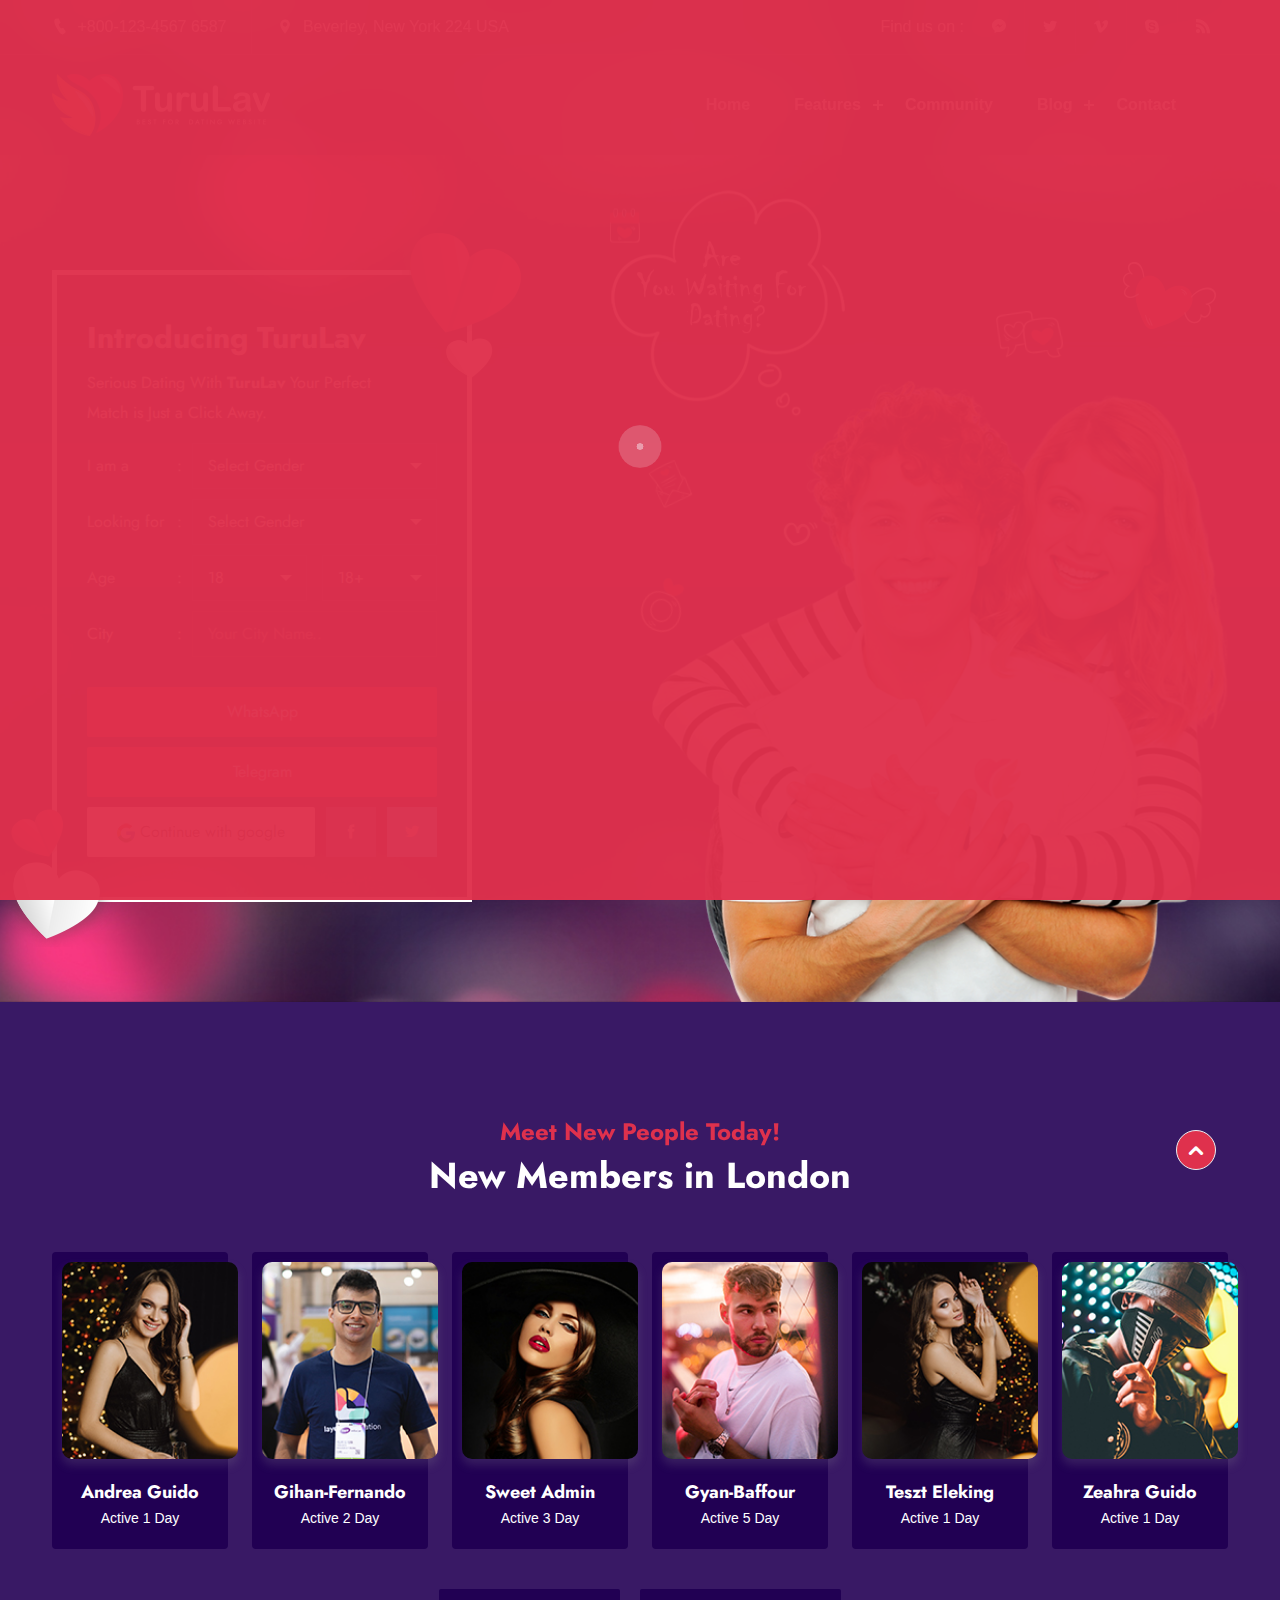
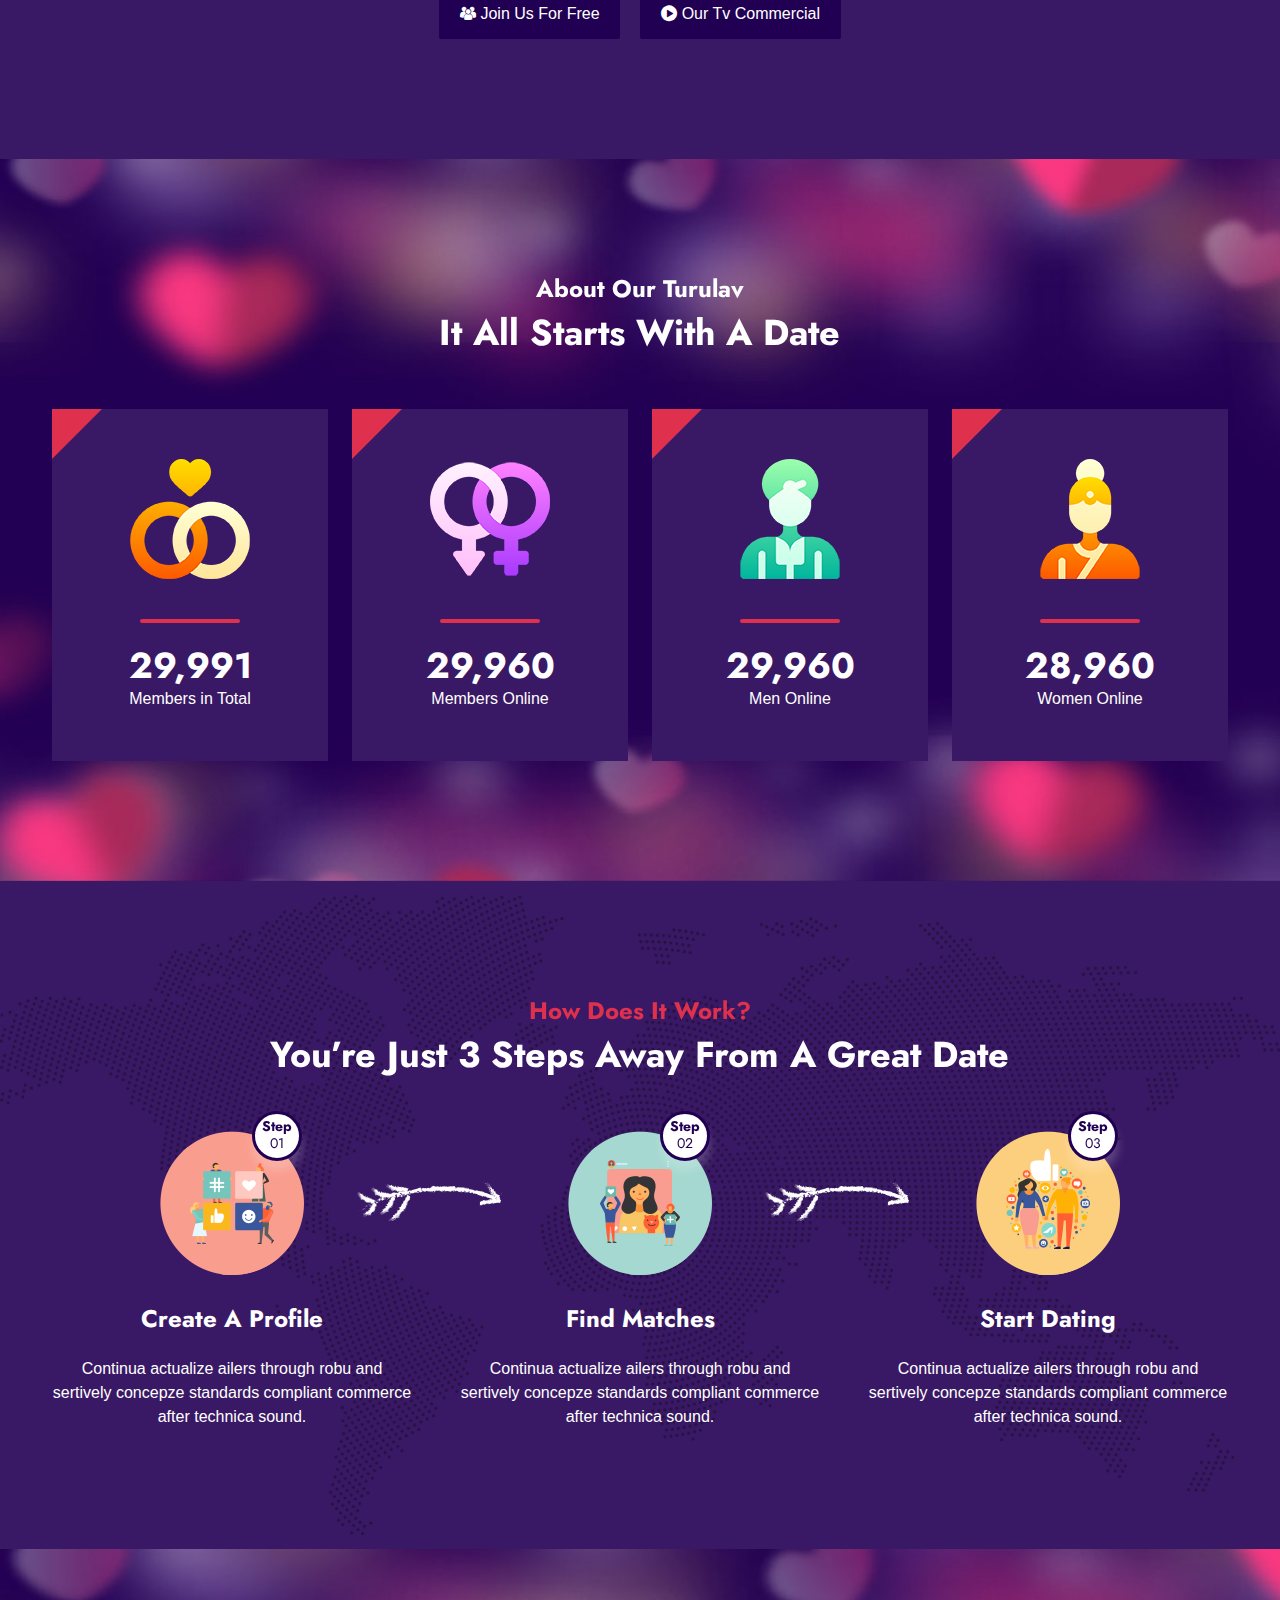
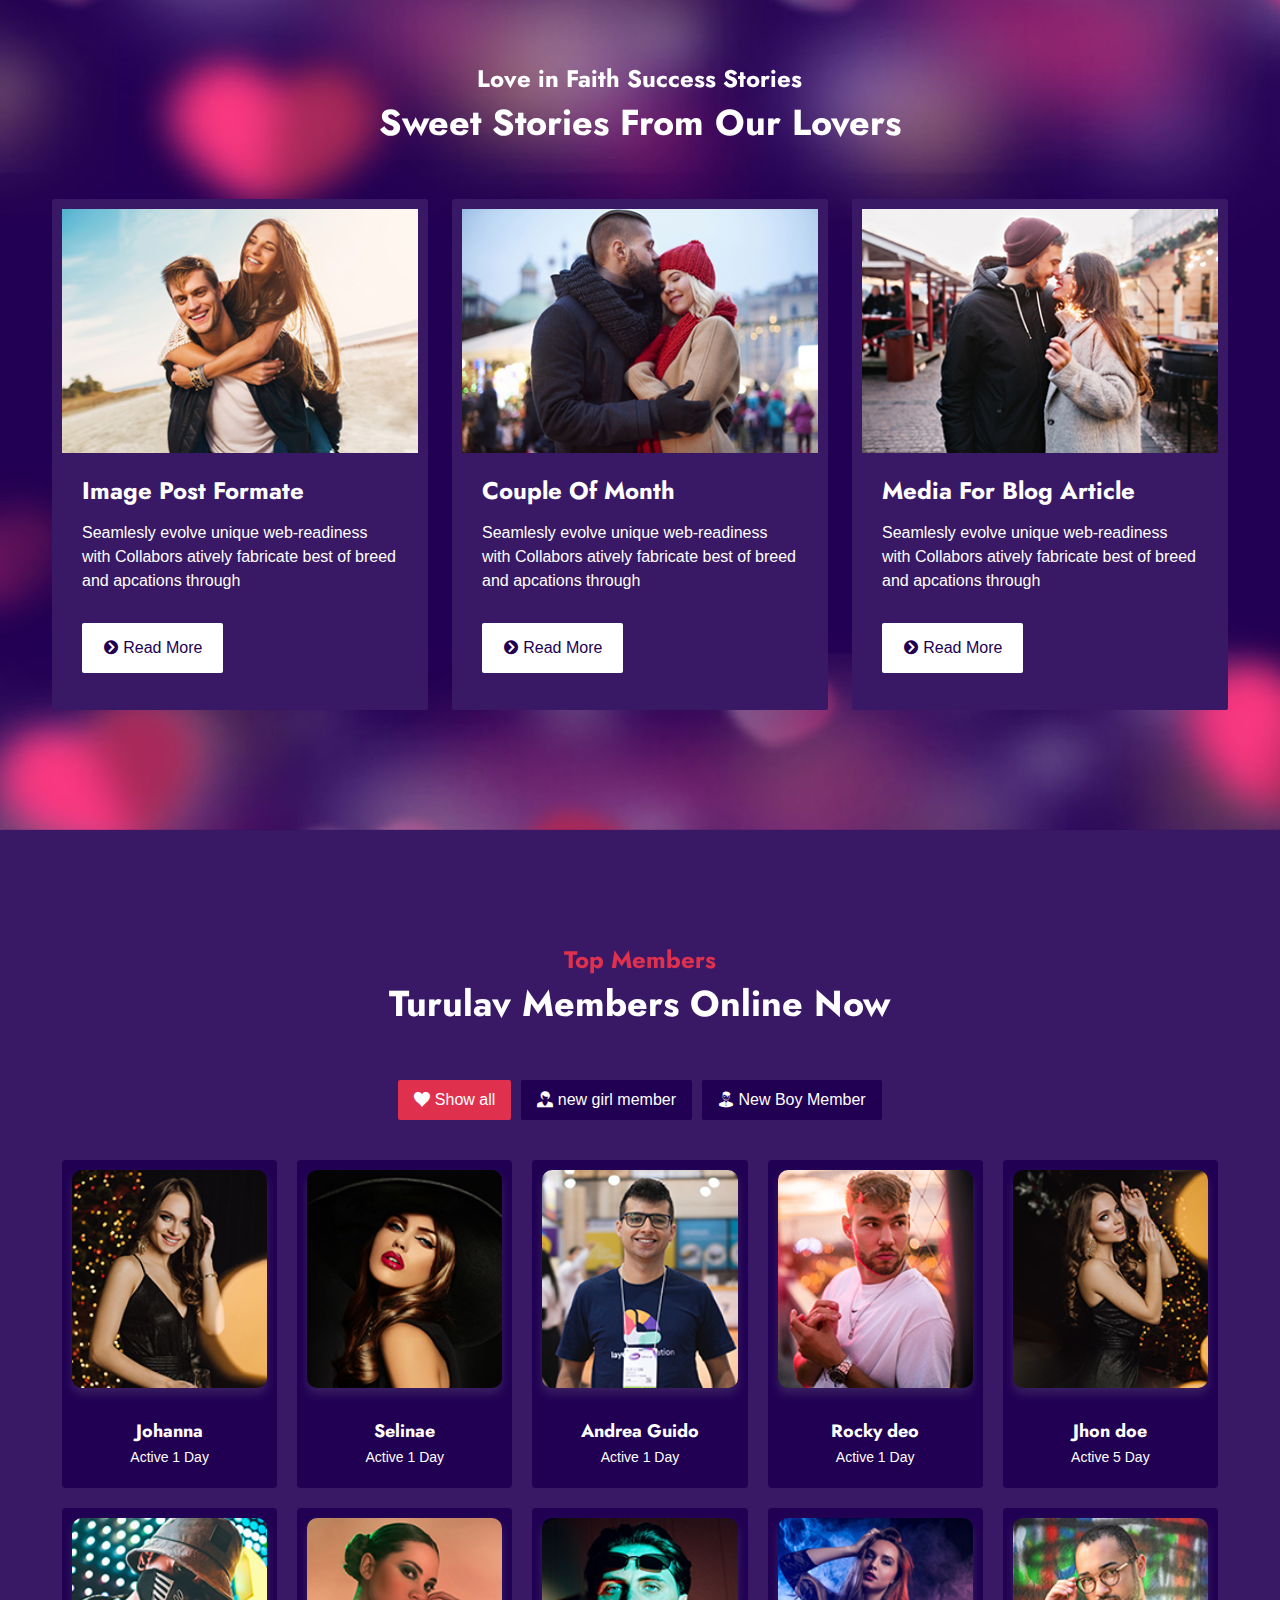
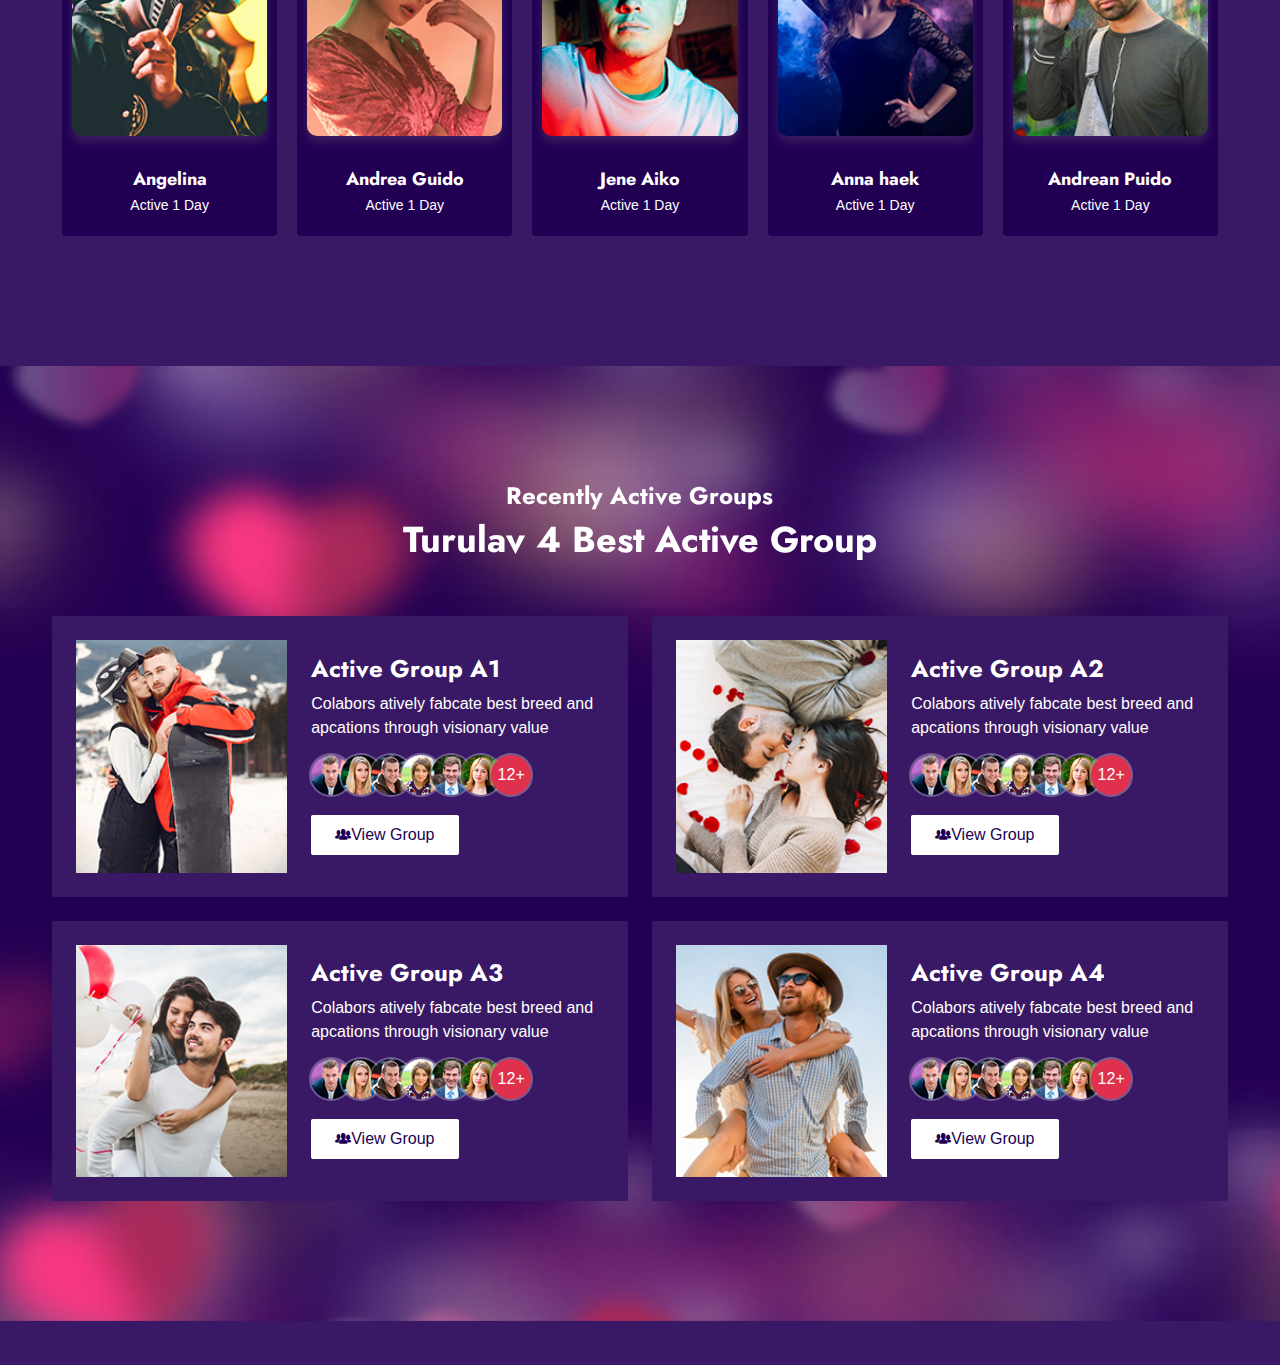
<file: index.html>
<html xmlns="http://www.w3.org/1999/xhtml" lang="en">

<head>
	<meta http-equiv="Content-Type" content="text/html; charset=utf-8" />
	<meta name="description" content="HTTrack is an easy-to-use website mirror utility. It allows you to download a World Wide website from the Internet to a local directory,building recursively all structures, getting html, images, and other files from the server to your computer. Links are rebuiltrelatively so that you can freely browse to the local site (works with any browser). You can mirror several sites together so that you can jump from one toanother. You can, also, update an existing mirror site, or resume an interrupted download. The robot is fully configurable, with an integrated help" />
	<meta name="keywords" content="httrack, HTTRACK, HTTrack, winhttrack, WINHTTRACK, WinHTTrack, offline browser, web mirror utility, aspirateur web, surf offline, web capture, www mirror utility, browse offline, local  site builder, website mirroring, aspirateur www, internet grabber, capture de site web, internet tool, hors connexion, unix, dos, windows 95, windows 98, solaris, ibm580, AIX 4.0, HTS, HTGet, web aspirator, web aspirateur, libre, GPL, GNU, free software" />
	<title>Local index - HTTrack Website Copier</title>
  <!-- Mirror and index made by HTTrack Website Copier/3.49-2 [XR&CO'2014] -->
	<style type="text/css">
	<!--

body {
	margin: 0;  padding: 0;  margin-bottom: 15px;  margin-top: 8px;
	background: #77b;
}
body, td {
	font: 14px "Trebuchet MS", Verdana, Arial, Helvetica, sans-serif;
	}

#subTitle {
	background: #000;  color: #fff;  padding: 4px;  font-weight: bold; 
	}

#siteNavigation a, #siteNavigation .current {
	font-weight: bold;  color: #448;
	}
#siteNavigation a:link    { text-decoration: none; }
#siteNavigation a:visited { text-decoration: none; }

#siteNavigation .current { background-color: #ccd; }

#siteNavigation a:hover   { text-decoration: none;  background-color: #fff;  color: #000; }
#siteNavigation a:active  { text-decoration: none;  background-color: #ccc; }


a:link    { text-decoration: underline;  color: #00f; }
a:visited { text-decoration: underline;  color: #000; }
a:hover   { text-decoration: underline;  color: #c00; }
a:active  { text-decoration: underline; }

#pageContent {
	clear: both;
	border-bottom: 6px solid #000;
	padding: 10px;  padding-top: 20px;
	line-height: 1.65em;
	background-image: url(backblue.gif);
	background-repeat: no-repeat;
	background-position: top right;
	}

#pageContent, #siteNavigation {
	background-color: #ccd;
	}


.imgLeft  { float: left;   margin-right: 10px;  margin-bottom: 10px; }
.imgRight { float: right;  margin-left: 10px;   margin-bottom: 10px; }

hr { height: 1px;  color: #000;  background-color: #000;  margin-bottom: 15px; }

h1 { margin: 0;  font-weight: bold;  font-size: 2em; }
h2 { margin: 0;  font-weight: bold;  font-size: 1.6em; }
h3 { margin: 0;  font-weight: bold;  font-size: 1.3em; }
h4 { margin: 0;  font-weight: bold;  font-size: 1.18em; }

.blak { background-color: #000; }
.hide { display: none; }
.tableWidth { min-width: 400px; }

.tblRegular       { border-collapse: collapse; }
.tblRegular td    { padding: 6px;  background-image: url(fade.gif);  border: 2px solid #99c; }
.tblHeaderColor, .tblHeaderColor td { background: #99c; }
.tblNoBorder td   { border: 0; }


// -->
</style>

</head>

<table width="76%" border="0" align="center" cellspacing="0" cellpadding="3" class="tableWidth">
	<tr>
	<td id="subTitle">HTTrack Website Copier - Open Source offline browser</td>
	</tr>
</table>
<table width="76%" border="0" align="center" cellspacing="0" cellpadding="0" class="tableWidth">
<tr class="blak">
<td>
	<table width="100%" border="0" align="center" cellspacing="1" cellpadding="0">
	<tr>
	<td colspan="6"> 
		<table width="100%" border="0" align="center" cellspacing="0" cellpadding="10">
		<tr> 
		<td id="pageContent"> 
<!-- ==================== End prologue ==================== -->

	<meta name="generator" content="HTTrack Website Copier/3.x">
	<TITLE>Local index - HTTrack</TITLE>
</HEAD>
<BODY>
<H1 ALIGN=Center>Index of locally available sites:</H1>
	<TABLE BORDER="0" WIDTH="100%" CELLSPACING="1" CELLPADDING="0">
		<TR>
			<TD BACKGROUND="fade.gif">
				&middot;
					<A HREF="turulav.com/index.html">
						TuruLav
					</A>		
			</TD>
		</TR>
	</TABLE>
	<BR>
	<BR>
	<BR>
  	<H6 ALIGN="RIGHT">
	<I>Mirror and index made by HTTrack Website Copier [XR&amp;CO'2008]</I>
	</H6>
	<!-- Mirror and index made by HTTrack Website Copier/3.49-2 [XR&CO'2014] -->
	<!-- Thanks for using HTTrack Website Copier! -->
	<meta HTTP-EQUIV="Refresh" CONTENT="0; URL=turulav.com/index.html">


<!-- ==================== Start epilogue ==================== -->
		</td>
		</tr>
		</table>
	</td>
	</tr>
	</table>
</td>
</tr>
</table>

<table width="76%" border="0" align="center" valign="bottom" cellspacing="0" cellpadding="0">
	<tr>
	<td id="footer"><small>&copy; 2008 Xavier Roche & other contributors - Web Design: Leto Kauler.</small></td>
	</tr>
</table>

</body>

</html>
</file>
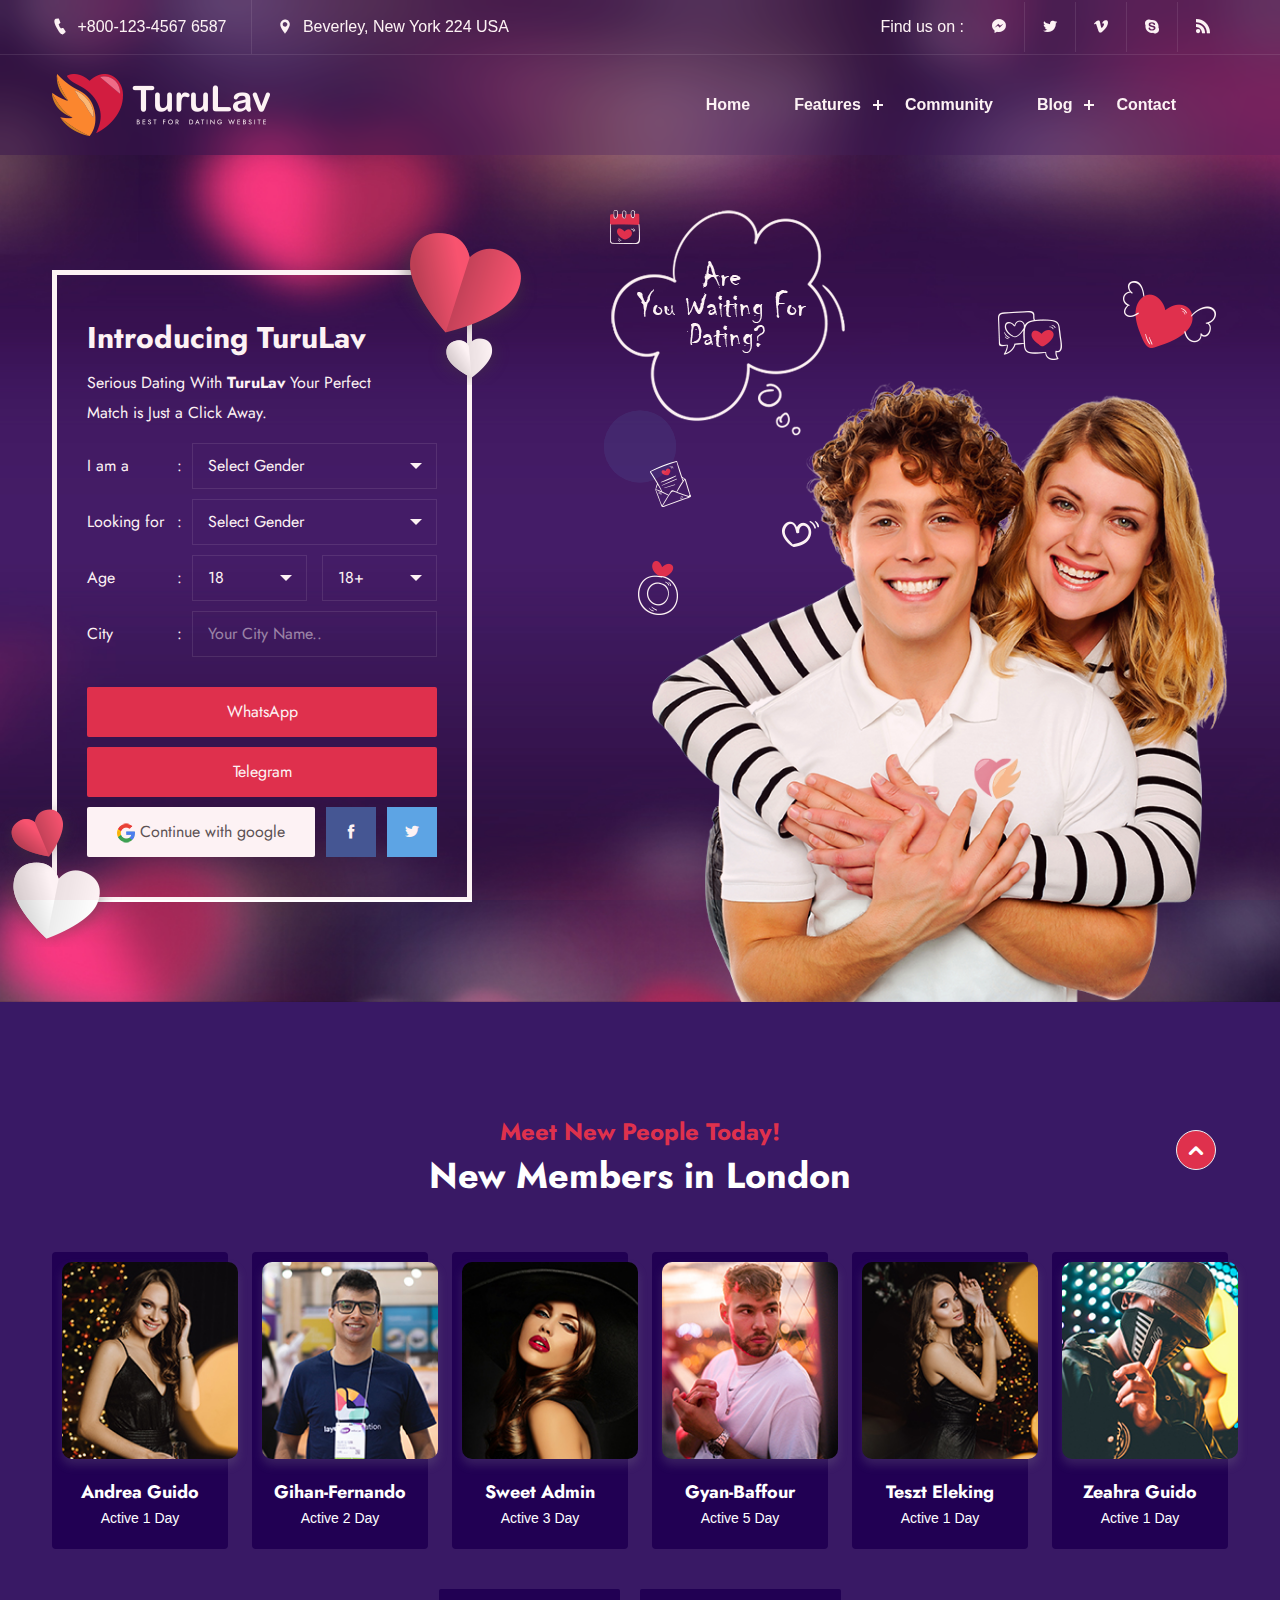
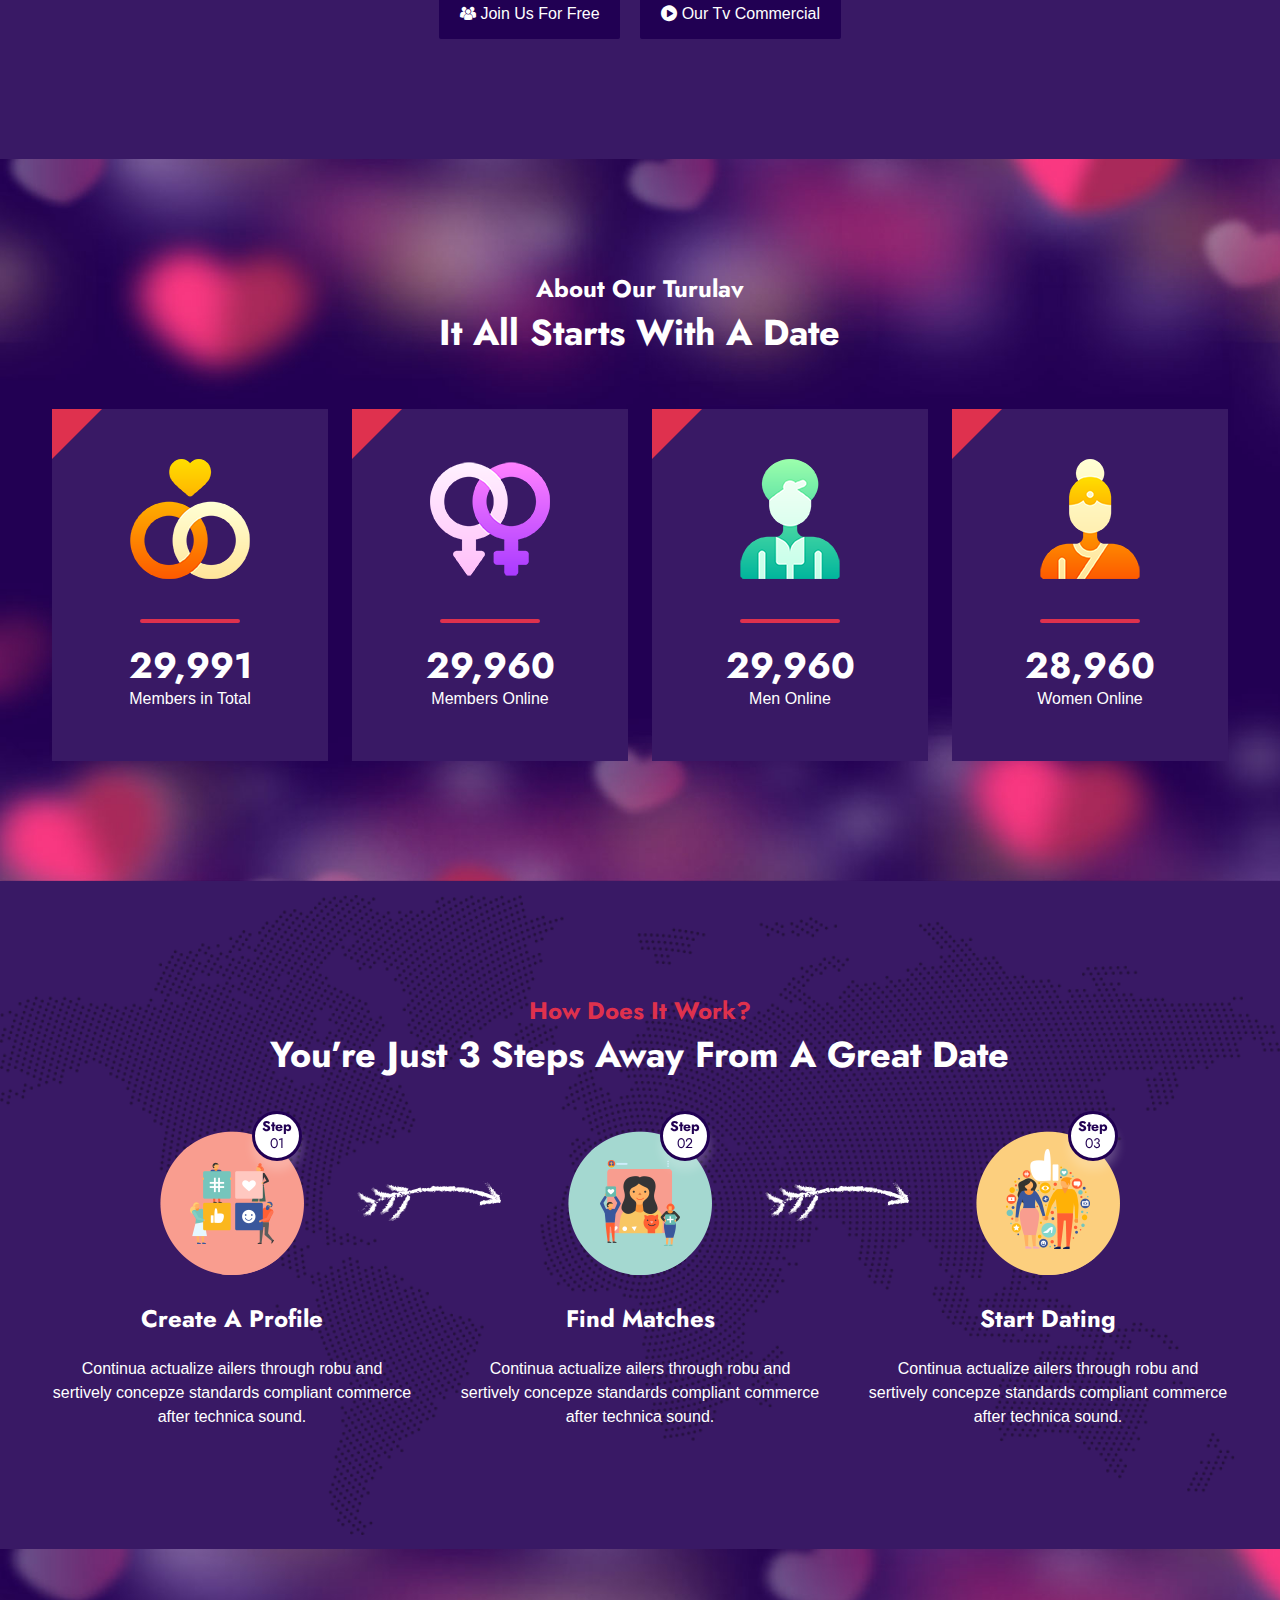
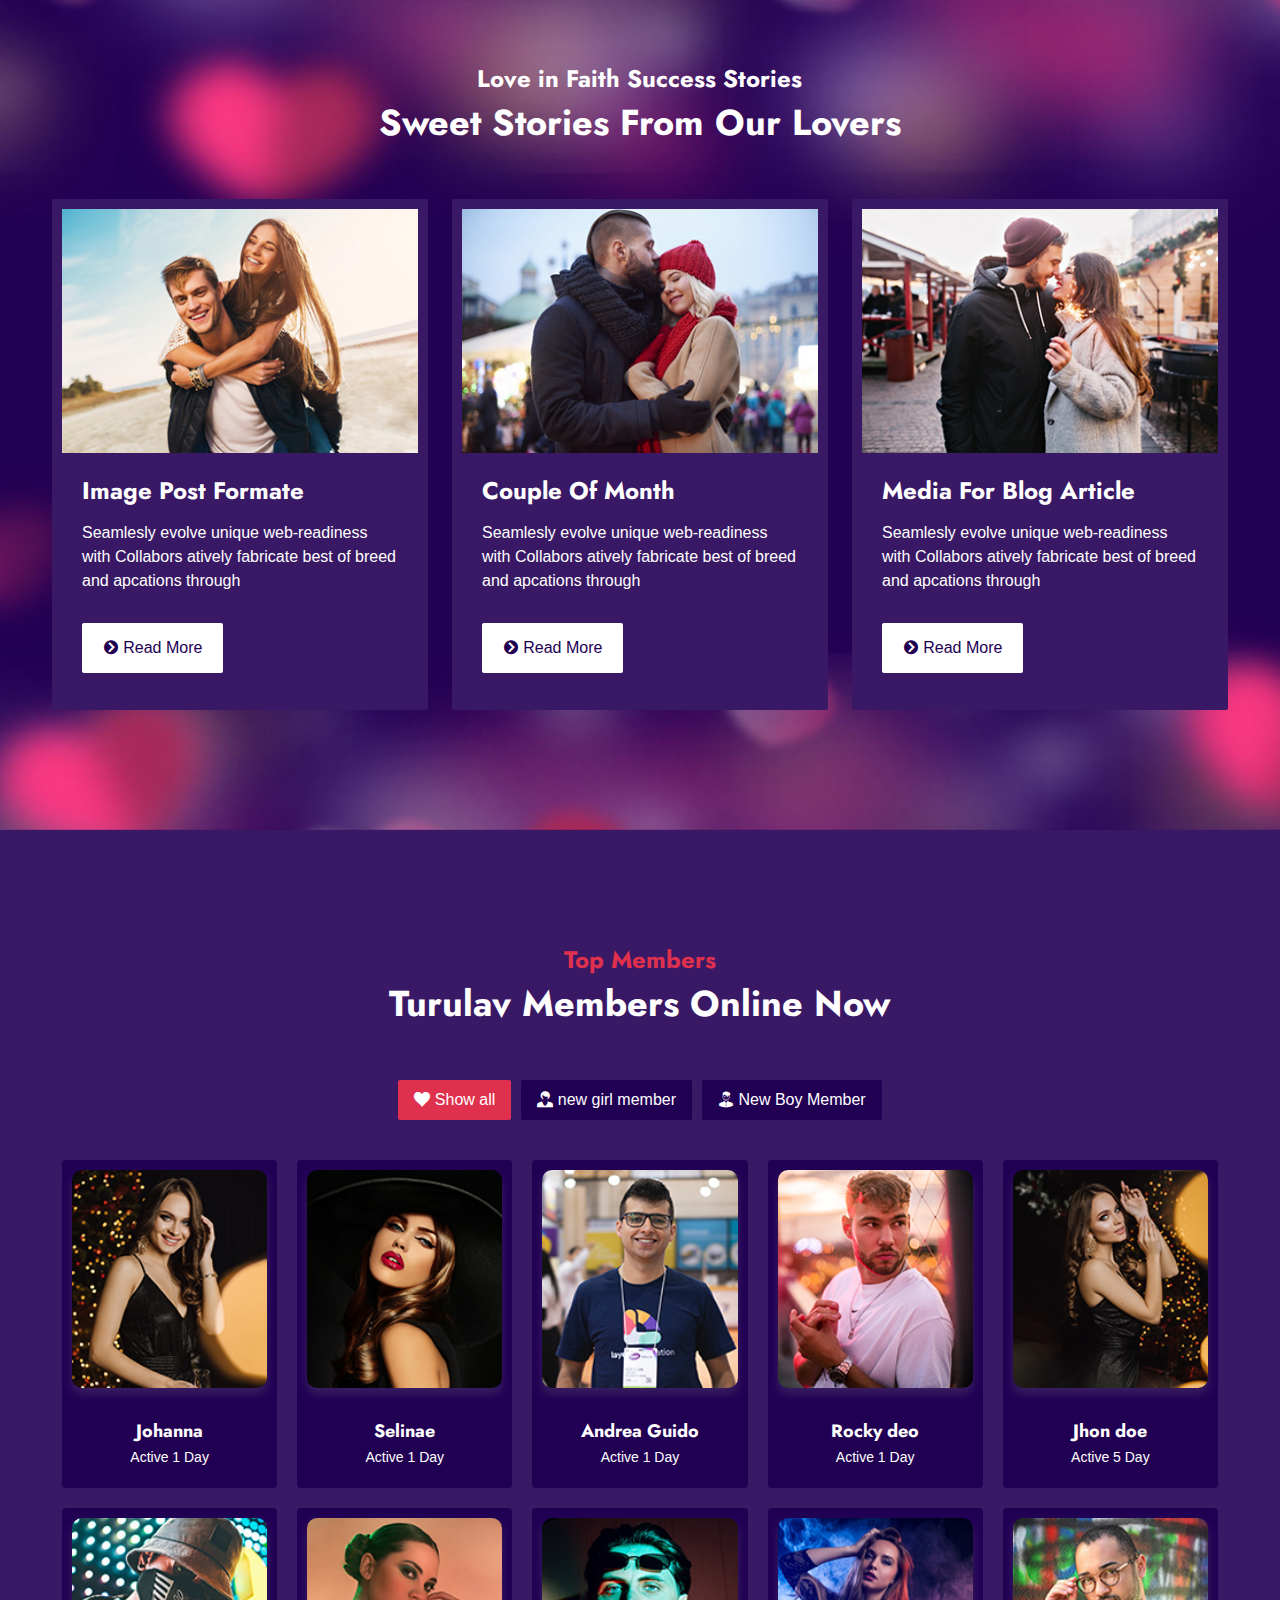
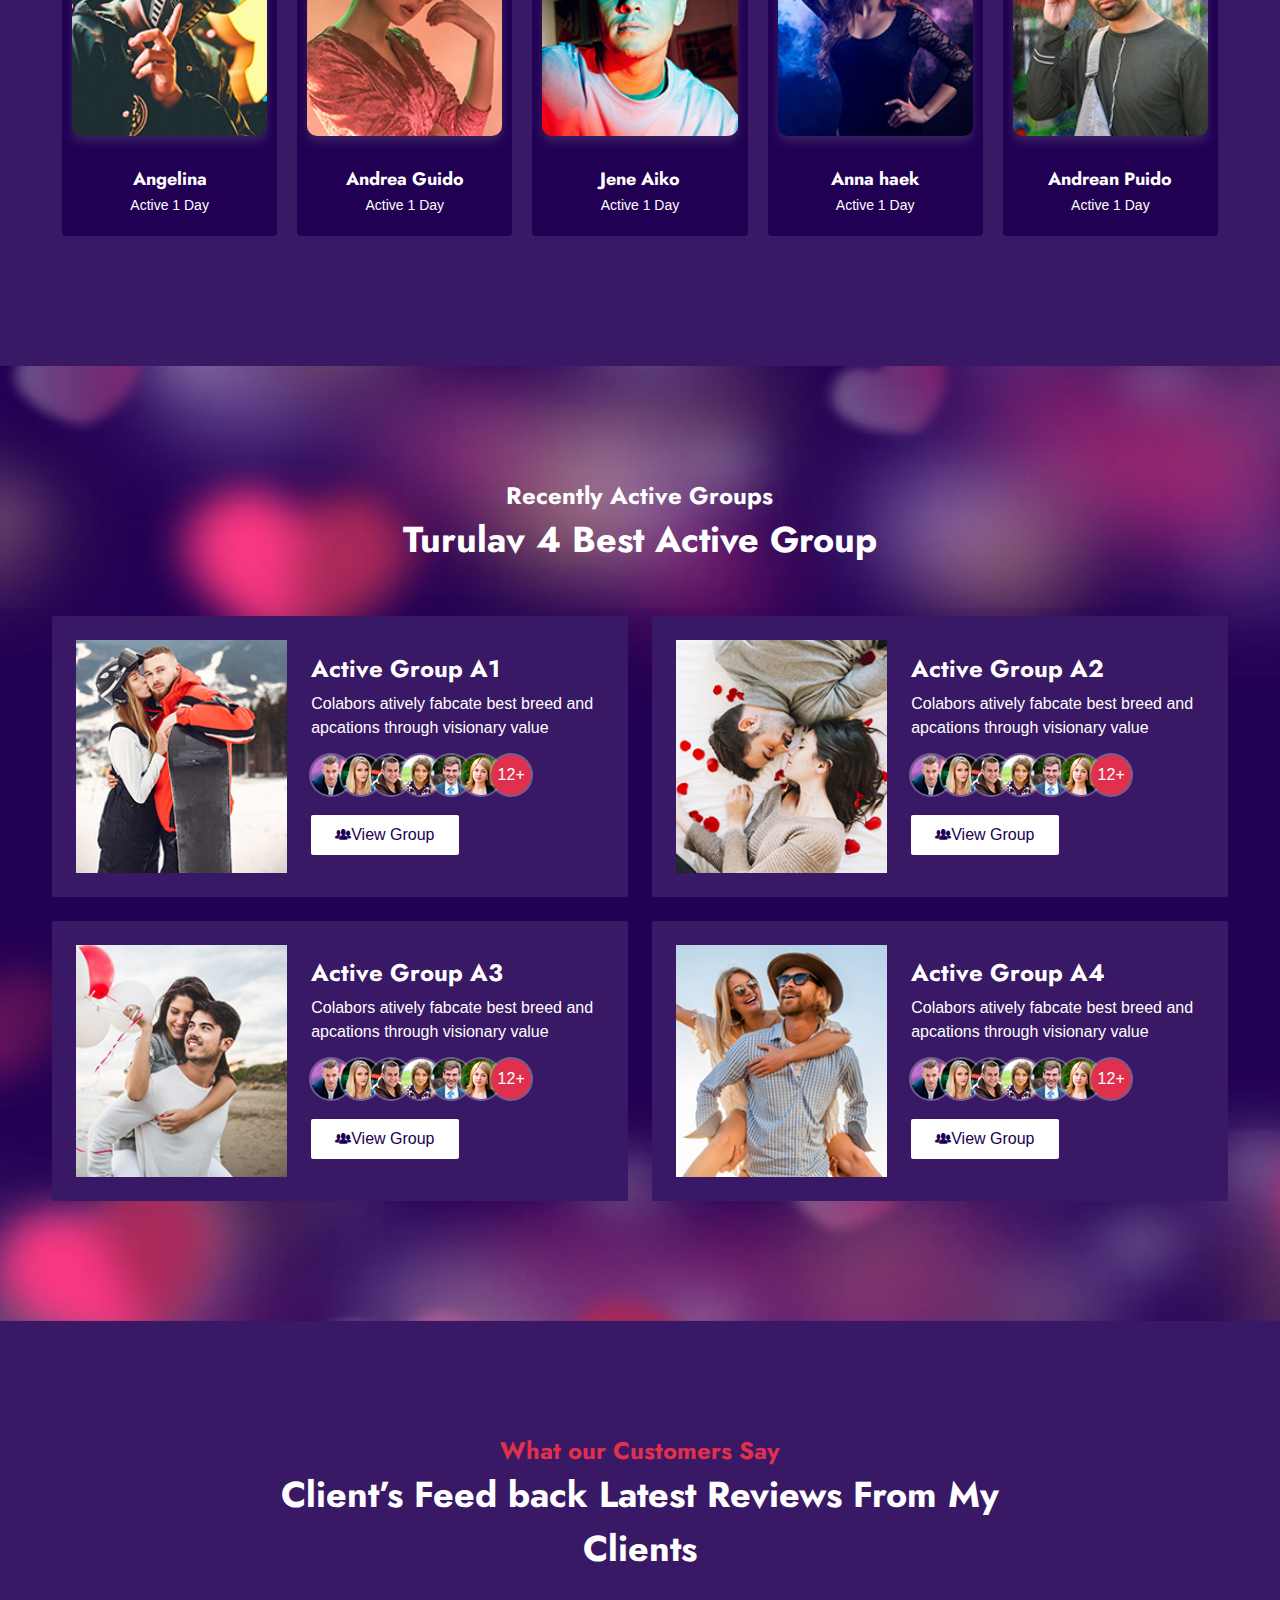
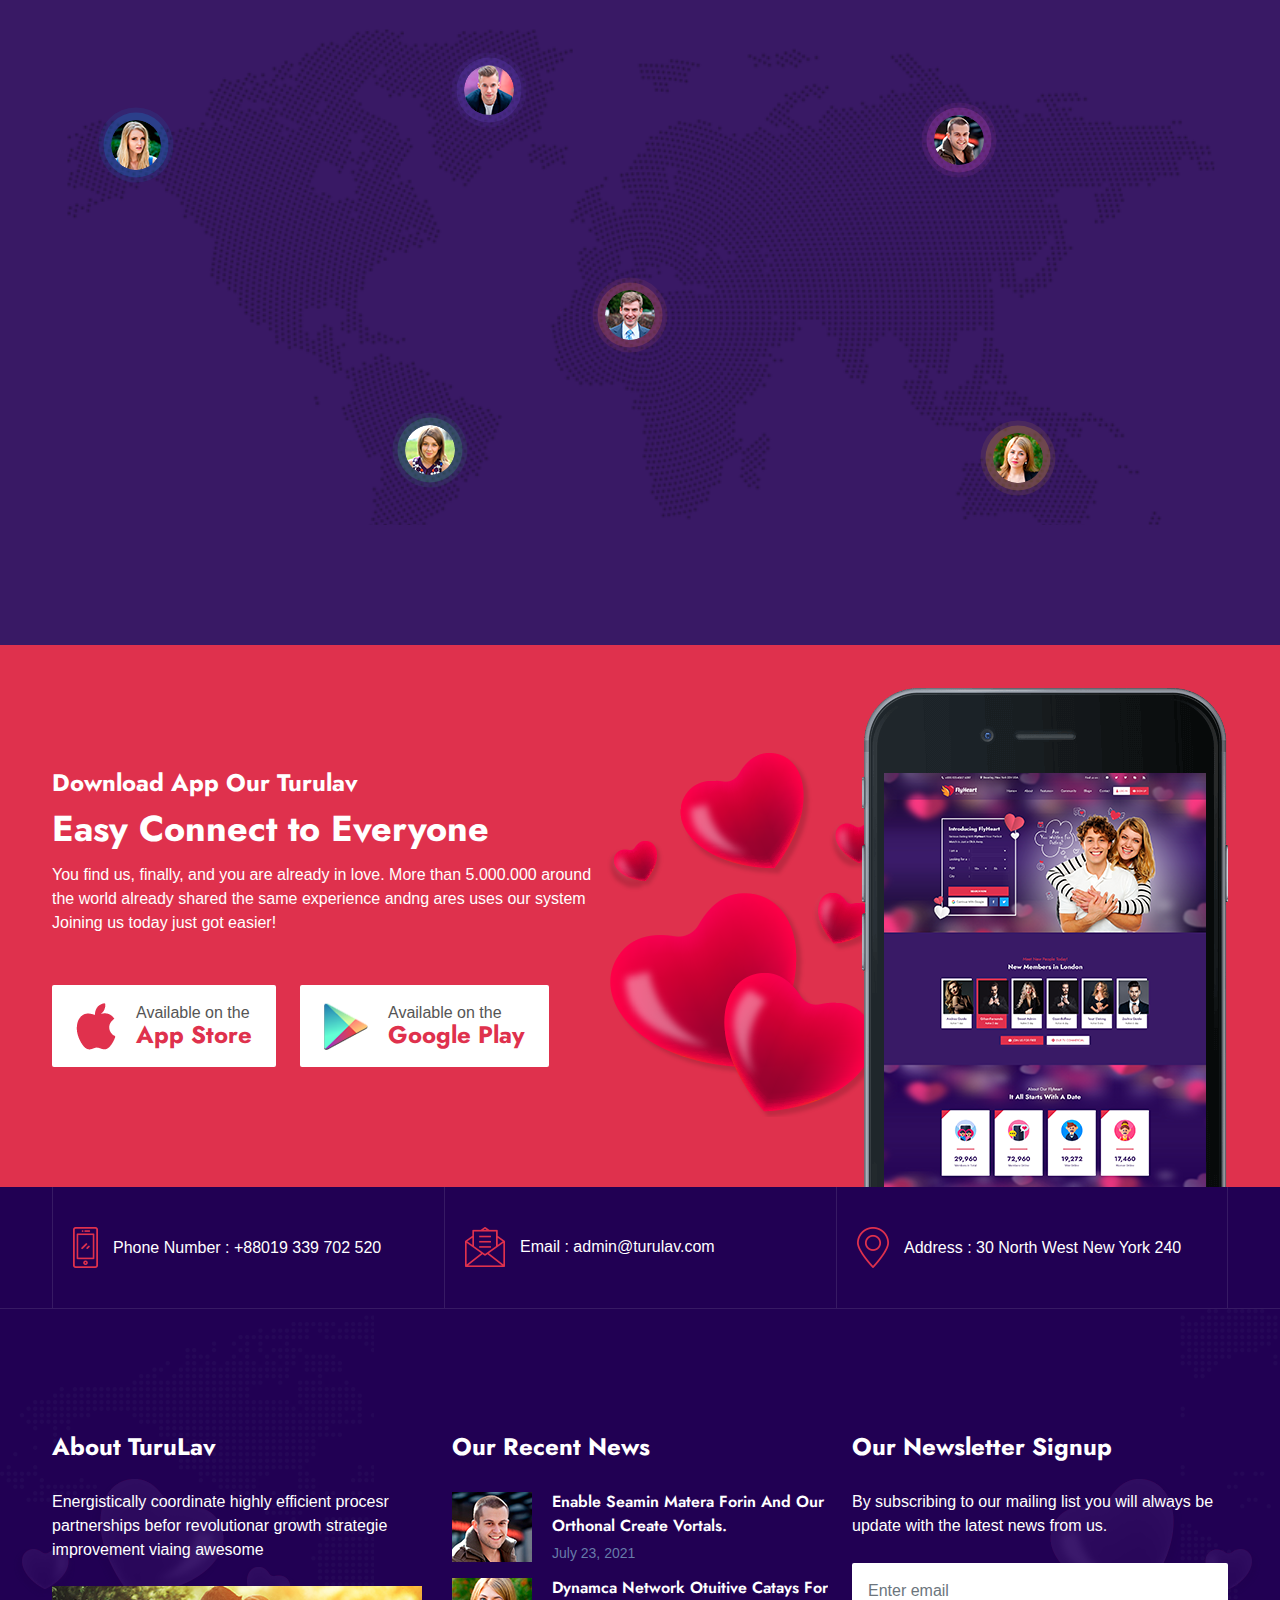
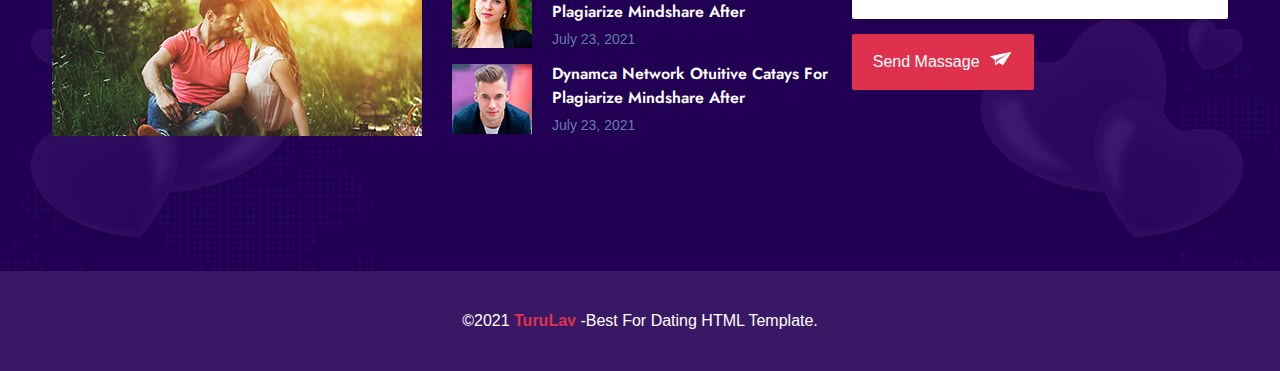
<file: turulav.com/index.html>
<!DOCTYPE html>
<html lang="en">


<!-- Mirrored from turulav.com/ by HTTrack Website Copier/3.x [XR&CO'2014], Thu, 30 Mar 2023 14:24:10 GMT -->
<head>
    <meta charset="UTF-8">
    <meta name="viewport" content="width=device-width, initial-scale=1.0">
    <!-- x-icon -->
    <link rel="shortcut icon" href="assets/images/x-icon.html" type="image/x-icon">

    <!-- Other css -->
    <link rel="stylesheet" href="assets/css/animate.css">
    <link rel="stylesheet" href="assets/css/bootstrap.min.css">
    <link rel="stylesheet" href="assets/css/icofont.min.css">
    <link rel="stylesheet" href="assets/css/swiper.min.css">
    <link rel="stylesheet" href="assets/css/style.css">

    <title>TuruLav</title>
</head>

<body>
    <!-- preloader start here -->
    <div class="preloader">
        <div class="preloader-inner">
            <div class="preloader-icon">
                <span></span>
                <span></span>
            </div>
        </div>
    </div>
    <!-- preloader ending here -->


    <!-- ==========Header Section Starts Here========== -->
    <header class="header-section">
        <div class="header-top">
            <div class="container">
                <div class="header-top-area">
                    <ul class="left">
                        <li>
                            <i class="icofont-ui-call"></i> <span>+800-123-4567 6587</span>
                        </li>
                        <li>
                            <i class="icofont-location-pin"></i> Beverley, New York 224 USA
                        </li>
                    </ul>
                    <ul class="social-icons d-flex align-items-center">
                        <li>
                            <p>
                                Find us on :
                            </p>
                        </li>
                        <li>
                            <a href="#" class="fb"><i class="icofont-facebook-messenger"></i></a>
                        </li>
                        <li>
                            <a href="#" class="twitter"><i class="icofont-twitter"></i></a>
                        </li>
                        <li>
                            <a href="#" class="vimeo"><i class="icofont-vimeo"></i></a>
                        </li>
                        <li>
                            <a href="#" class="skype"><i class="icofont-skype"></i></a>
                        </li>
                        <li>
                            <a href="#" class="rss"><i class="icofont-rss-feed"></i></a>
                        </li>
                    </ul>
                </div>
            </div>
        </div>
        <div class="header-bottom">
            <div class="container">
                <div class="header-wrapper">
                    <div class="logo">
                        <a href="index-2.html">
                            <img src="assets/images/logo/logo.png" alt="logo">
                        </a>
                    </div>
                    <div class="menu-area">
                        <ul class="menu">
                            <li>
                                <a href="index-2.html">Home</a>
                            </li>

                            <li>
                                <a href="#0">Features</a>
                                <ul class="submenu">
                                    <li><a href="members.html">All Members</a></li>
                                    <li><a href="profile.html">Member Profile</a></li>
                                    <li><a href="login.html">Login</a></li>
                                    <li><a href="signup.html">Sign Up</a></li>
                                    <li><a href="pricing-plan.html">Pricing Plan</a></li>
                                    <li><a href="404.html">404 Page</a></li>

                                </ul>
                            </li>
                            <li>
                                <a href="active-group.html">Community</a>
                            </li>
                            <li>
                                <a href="#0">Blog</a>
                                <ul class="submenu">
                                    <li><a href="blog.html">Blog</a></li>
                                    <li><a href="blog-single.html">Blog Single</a></li>
                                </ul>
                            </li>
                            <li><a href="contact.html">Contact</a></li>
                        </ul>

                        <!-- toggle icons -->
                        <div class="header-bar d-lg-none">
                            <span></span>
                            <span></span>
                            <span></span>
                        </div>
                        <div class="ellepsis-bar d-lg-none">
                            <i class="icofont-info-square"></i>
                        </div>
                    </div>
                </div>
            </div>
        </div>
    </header>
    <!-- ==========Header Section Ends Here========== -->


    <!-- ================ Banner Section start Here =============== -->
    <section class="banner-section">
        <div class="container">
            <div class="section-wrapper">
                <div class="row align-items-end">
                    <div class="col-lg-6">
                        <div class="banner-content">
                            <div class="intro-form">
                                <div class="intro-form-inner">
                                    <h3>Introducing TuruLav</h3>
                                    <p>Serious Dating With <strong>TuruLav </strong> Your Perfect
                                        Match is Just a Click Away.</p>
                                    <form action="https://turulav.com/" class="banner-form" method="get">
                                        <div class="gender">
                                            <label for="gender" class="left">I am a </label>
                                            <div class="custom-select right">
                                                <select name="gender" id="gender" class="">
                                                    <option value="0">Select Gender</option>
                                                    <option value="1">Male</option>
                                                    <option value="2">Female</option>
                                                    <option value="3">Others</option>
                                                </select>
                                            </div>
                                        </div>
                                        <div class="person">
                                            <label for="gender-two" class="left">Looking for</label>
                                            <div class="custom-select right">
                                                <select name="gender" id="gender-two" class="">
                                                    <option value="0">Select Gender</option>
                                                    <option value="1">Male</option>
                                                    <option value="2">Female</option>
                                                    <option value="3">Others</option>
                                                </select>
                                            </div>
                                        </div>
                                        <div class="age">
                                            <label for="age" class="left">Age</label>
                                            <div class="right d-flex justify-content-between">
                                                <div class="custom-select">
                                                    <select name="age-start" id="age">
                                                        <option value="1">18</option>
                                                        <option value="2">19</option>
                                                        <option value="3">20</option>
                                                        <option value="4">21</option>
                                                        <option value="5">22</option>
                                                        <option value="6">23</option>
                                                        <option value="7">24</option>
                                                        <option value="8">25</option>
                                                        <option value="9">26</option>
                                                        <option value="10">27</option>
                                                        <option value="11">28</option>
                                                        <option value="13">29</option>
                                                        <option value="14">30</option>
                                                    </select>
                                                </div>

                                                <div class="custom-select">
                                                    <select name="age-end" id="age-two">
                                                        <option value="1">18+</option>
                                                        <option value="2">19</option>
                                                        <option value="3">20</option>
                                                        <option value="4">21</option>
                                                        <option value="5">22</option>
                                                        <option value="6">23</option>
                                                        <option value="7">24</option>
                                                        <option value="8">25</option>
                                                        <option value="9">26</option>
                                                        <option value="10">27</option>
                                                        <option value="11">28</option>
                                                        <option value="13">29</option>
                                                        <option value="14">30</option>
                                                    </select>
                                                </div>
                                            </div>

                                        </div>
                                        <div class="city">
                                            <label for="city" class="left">City</label>
                                            <input class="right" type="text" id="city" placeholder="Your City Name..">
                                        </div>
                                        <!--<button class="">Find Your Partner</button>-->
                                        <button type="button" onclick="javascript:location.href='https://api.whatsapp.com/send?phone=14244717684'">WhatsApp</button>
                                        <button type="button" onclick="javascript:location.href='https://t.me/turulav'">Telegram</button>

                                    </form>
                                    <ul class="social-list">
                                        <li class="google"><a href="#">
                                                <img src="assets/images/banner/google.png" alt="img">
                                                <span>Continue with google</span>
                                            </a></li>
                                        <li class="facebook"><a href="index.html#">
                                                <i class="icofont-facebook"></i>
                                            </a></li>
                                        <li class="twitter"><a href="index.html#">
                                                <i class="icofont-twitter"></i>
                                            </a></li>
                                    </ul>
                                </div>
                            </div>
                        </div>
                    </div>
                    <div class="col-lg-6">
                        <div class="banner-thumb">
                            <img src="assets/images/banner/01.png" alt="img">
                        </div>
                    </div>
                </div>
            </div>
        </div>
        <div class="all-shapes">
            <img src="assets/images/banner/banner-shapes/01.png" alt="shape" class="banner-shape shape-1">
            <img src="assets/images/banner/banner-shapes/02.png" alt="shape" class="banner-shape shape-2">
            <img src="assets/images/banner/banner-shapes/03.png" alt="shape" class="banner-shape shape-3">
            <img src="assets/images/banner/banner-shapes/04.png" alt="shape" class="banner-shape shape-4">
            <img src="assets/images/banner/banner-shapes/05.png" alt="shape" class="banner-shape shape-5">
            <img src="assets/images/banner/banner-shapes/06.png" alt="shape" class="banner-shape shape-6">
            <img src="assets/images/banner/banner-shapes/07.png" alt="shape" class="banner-shape shape-7">
            <img src="assets/images/banner/banner-shapes/08.png" alt="shape" class="banner-shape shape-8">
        </div>
    </section>
    <!-- ================ Banner Section end Here =============== -->


    <!-- ================ Member Section Start Here =============== -->
    <section class="member-section padding-tb">
        <div class="container">
            <div class="section-header">
                <h4 class="theme-color">Meet New People Today!</h4>
                <h2>New Members in London</h2>
            </div>
            <div class="section-wrapper">
                <div class="row justify-content-center g-3 g-md-4">
                    <div class="col-xl-2 col-lg-3 col-md-4 col-6">
                        <div class="lab-item member-item style-1">
                            <div class="lab-inner">
                                <div class="lab-thumb">
                                    <img src="assets/images/member/01.jpg" alt="member-img">
                                </div>
                                <div class="lab-content">
                                    <h6><a href="profile.html">Andrea Guido</a> </h6>
                                    <p>Active 1 Day</p>
                                </div>
                            </div>
                        </div>
                    </div>
                    <div class="col-xl-2 col-lg-3 col-md-4 col-6">
                        <div class="lab-item member-item style-1">
                            <div class="lab-inner">
                                <div class="lab-thumb">
                                    <img src="assets/images/member/02.jpg" alt="member-img">
                                </div>
                                <div class="lab-content">
                                    <h6><a href="profile.html">Gihan-Fernando</a></h6>
                                    <p>Active 2 Day</p>
                                </div>
                            </div>
                        </div>
                    </div>
                    <div class="col-xl-2 col-lg-3 col-md-4 col-6">
                        <div class="lab-item member-item style-1">
                            <div class="lab-inner">
                                <div class="lab-thumb">
                                    <img src="assets/images/member/03.jpg" alt="member-img">
                                </div>
                                <div class="lab-content">
                                    <h6><a href="profile.html">Sweet Admin</a></h6>
                                    <p>Active 3 Day</p>
                                </div>
                            </div>
                        </div>
                    </div>
                    <div class="col-xl-2 col-lg-3 col-md-4 col-6">
                        <div class="lab-item member-item style-1">
                            <div class="lab-inner">
                                <div class="lab-thumb">
                                    <img src="assets/images/member/04.jpg" alt="member-img">
                                </div>
                                <div class="lab-content">
                                    <h6><a href="profile.html">Gyan-Baffour</a></h6>
                                    <p>Active 5 Day</p>
                                </div>
                            </div>
                        </div>
                    </div>
                    <div class="col-xl-2 col-lg-3 col-md-4 col-6">
                        <div class="lab-item member-item style-1">
                            <div class="lab-inner">
                                <div class="lab-thumb">
                                    <img src="assets/images/member/05.jpg" alt="member-img">
                                </div>
                                <div class="lab-content">
                                    <h6><a href="profile.html">Teszt Eleking</a></h6>
                                    <p>Active 1 Day</p>
                                </div>
                            </div>
                        </div>
                    </div>
                    <div class="col-xl-2 col-lg-3 col-md-4 col-6">
                        <div class="lab-item member-item style-1">
                            <div class="lab-inner">
                                <div class="lab-thumb">
                                    <img src="assets/images/member/06.jpg" alt="member-img">
                                </div>
                                <div class="lab-content">
                                    <h6><a href="profile.html">Zeahra Guido</a>
                                    </h6>
                                    <p>Active 1 Day</p>
                                </div>
                            </div>
                        </div>
                    </div>
                </div>
                <div class="member-button-group d-flex flex-wrap justify-content-center">
                    <a href="signup.html" class="lab-btn"><i class="icofont-users"></i> <span>Join Us for
                            Free</span></a>
                    <a href="login.html" class="lab-btn"><i class="icofont-play-alt-1"></i> <span>Our tv
                            commercial</span></a>
                </div>
            </div>
        </div>
    </section>
    <!-- ================ Member Section end Here =============== -->


    <!-- ================ About Section start Here =============== -->
    <section class="about-section padding-tb bg-img">
        <div class="container">
            <div class="section-header">
                <h4>About Our Turulav</h4>
                <h2>It All Starts With A Date</h2>
            </div>
            <div class="section-wrapper">
                <div class="row justify-content-center g-4">
                    <div class="col-xl-3 col-lg-4 col-sm-6 col-12">
                        <div class="lab-item about-item">
                            <div class="lab-inner text-center">
                                <div class="lab-thumb">
                                    <img src="assets/images/about/01.png" alt="img">
                                </div>
                                <div class="lab-content">
                                    <h2 class="counter">29,991</h2>
                                    <p>Members in Total</p>
                                </div>
                            </div>
                        </div>
                    </div>
                    <div class="col-xl-3 col-lg-4 col-sm-6 col-12">
                        <div class="lab-item about-item">
                            <div class="lab-inner text-center">
                                <div class="lab-thumb">
                                    <img src="assets/images/about/02.png" alt="img">
                                </div>
                                <div class="lab-content">
                                    <h2 class="counter">29,960</h2>
                                    <p>Members Online</p>
                                </div>
                            </div>
                        </div>
                    </div>
                    <div class="col-xl-3 col-lg-4 col-sm-6 col-12">
                        <div class="lab-item about-item">
                            <div class="lab-inner text-center">
                                <div class="lab-thumb">
                                    <img src="assets/images/about/03.png" alt="img">
                                </div>
                                <div class="lab-content">
                                    <h2 class="counter">29,960</h2>
                                    <p>Men Online</p>
                                </div>
                            </div>
                        </div>
                    </div>
                    <div class="col-xl-3 col-lg-4 col-sm-6 col-12">
                        <div class="lab-item about-item">
                            <div class="lab-inner text-center">
                                <div class="lab-thumb">
                                    <img src="assets/images/about/04.png" alt="img">
                                </div>
                                <div class="lab-content">
                                    <h2 class="counter">28,960</h2>
                                    <p>Women Online</p>
                                </div>
                            </div>
                        </div>
                    </div>
                </div>
            </div>
        </div>
    </section>
    <!-- ================ About Section end Here =============== -->


    <!-- ================ Work Section start Here =============== -->
    <section class="work-section padding-tb">
        <div class="container">
            <div class="section-header">
                <h4 class="theme-color">How Does It Work?</h4>
                <h2>You’re Just 3 Steps Away From A Great Date</h2>
            </div>
            <div class="section-wrapper">
                <div class="row justify-content-center g-5">
                    <div class="col-lg-4 col-sm-6 col-12 px-4">
                        <div class="lab-item work-item">
                            <div class="lab-inner text-center">
                                <div class="lab-thumb">
                                    <div class="thumb-inner">
                                        <img src="assets/images/work/01.png" alt="work-img">
                                        <div class="step">
                                            <span>step</span>
                                            <p>01</p>
                                        </div>
                                    </div>
                                </div>
                                <div class="lab-content">
                                    <h4>Create A Profile</h4>
                                    <p>Continua actualize ailers through robu
                                        and sertively concepze standards compliant
                                        commerce after technica sound.</p>
                                </div>
                            </div>
                        </div>
                    </div>
                    <div class="col-lg-4 col-sm-6 col-12 px-4">
                        <div class="lab-item work-item">
                            <div class="lab-inner text-center">
                                <div class="lab-thumb">
                                    <div class="thumb-inner">
                                        <img src="assets/images/work/02.png" alt="work-img">
                                        <div class="step">
                                            <span>step</span>
                                            <p>02</p>
                                        </div>
                                    </div>
                                </div>
                                <div class="lab-content">
                                    <h4>Find Matches</h4>
                                    <p>Continua actualize ailers through robu
                                        and sertively concepze standards compliant
                                        commerce after technica sound.</p>
                                </div>
                            </div>
                        </div>
                    </div>
                    <div class="col-lg-4 col-sm-6 col-12 px-4">
                        <div class="lab-item work-item">
                            <div class="lab-inner text-center">
                                <div class="lab-thumb">
                                    <div class="thumb-inner">
                                        <img src="assets/images/work/03.png" alt="work-img">
                                        <div class="step">
                                            <span>step</span>
                                            <p>03</p>
                                        </div>
                                    </div>
                                </div>
                                <div class="lab-content">
                                    <h4>Start Dating</h4>
                                    <p>Continua actualize ailers through robu
                                        and sertively concepze standards compliant
                                        commerce after technica sound.</p>
                                </div>
                            </div>
                        </div>
                    </div>
                </div>
            </div>
        </div>
    </section>
    <!-- ================ Work Section end Here =============== -->



    <!-- ================ Success Story Section start Here =============== -->
    <section class="story-section padding-tb bg-img">
        <div class=" container">
            <div class="section-header">
                <h4>Love in Faith Success Stories</h4>
                <h2>Sweet Stories From Our Lovers</h2>
            </div>
            <div class="section-wrapper">
                <div class="row justify-content-center g-4">
                    <div class="col-lg-4 col-md-6 col-12">
                        <div class="story-item lab-item">
                            <div class="lab-inner">
                                <div class="lab-thumb">
                                    <img src="assets/images/story/01.jpg" alt="img">
                                </div>
                                <div class="lab-content">
                                    <h4><a href="blog-single.html">Image Post Formate</a></h4>
                                    <p>Seamlesly evolve unique web-readiness with
                                        Collabors atively fabricate best of breed and
                                        apcations through </p>
                                    <a href="blog-single.html" class="lab-btn"><i class="icofont-circled-right"></i>
                                        Read More</a>
                                </div>
                            </div>
                        </div>
                    </div>
                    <div class="col-lg-4 col-md-6 col-12">
                        <div class="story-item lab-item">
                            <div class="lab-inner">
                                <div class="lab-thumb">
                                    <img src="assets/images/story/02.jpg" alt="img">
                                </div>
                                <div class="lab-content">
                                    <h4><a href="blog-single.html">Couple Of Month</a></h4>
                                    <p>Seamlesly evolve unique web-readiness with
                                        Collabors atively fabricate best of breed and
                                        apcations through </p>
                                    <a href="blog-single.html" class="lab-btn"><i class="icofont-circled-right"></i>
                                        Read More</a>
                                </div>
                            </div>
                        </div>
                    </div>
                    <div class="col-lg-4 col-md-6 col-12">
                        <div class="story-item lab-item">
                            <div class="lab-inner">
                                <div class="lab-thumb">
                                    <img src="assets/images/story/03.jpg" alt="img">
                                </div>
                                <div class="lab-content">
                                    <h4><a href="blog-single.html">Media For Blog Article</a></h4>
                                    <p>Seamlesly evolve unique web-readiness with
                                        Collabors atively fabricate best of breed and
                                        apcations through </p>
                                    <a href="blog-single.html" class="lab-btn"><i class="icofont-circled-right"></i>
                                        Read More</a>
                                </div>
                            </div>
                        </div>
                    </div>
                </div>
            </div>
        </div>
    </section>
    <!-- ================ Success Story Section end Here =============== -->


    <!-- ================ Top Member Section start Here =============== -->
    <section class="top-member-section padding-tb">
        <div class="container">
            <div class="section-header">
                <h4 class="theme-color">Top Members</h4>
                <h2>Turulav Members Online Now</h2>
            </div>
            <div class="section-wrapper">
                <ul class="button-group filters-button-group w-100 d-flex flex-wrap justify-content-center">
                    <li class="button is-checked filter-btn" data-filter="*"><i class="icofont-heart-alt"></i> Show all
                    </li>
                    <li class="button filter-btn" data-filter=".girl"><i class="icofont-girl"></i> new girl
                        member</li>
                    <li class="button filter-btn" data-filter=".boy"><i class="icofont-hotel-boy"></i> New
                        Boy Member</li>
                </ul>

                <div class="grid-memberlist">
                    <div class="grid-member filter-item girl">
                        <div class="lab-item member-item style-1 style-2">
                            <div class="lab-inner">
                                <div class="lab-thumb">
                                    <img src="assets/images/member/01.jpg" alt="member-img">
                                </div>
                                <div class="lab-content">
                                    <h6><a href="profile.html">Johanna</a> </h6>
                                    <p>Active 1 Day</p>
                                </div>
                            </div>
                        </div>
                    </div>
                    <div class="grid-member filter-item girl">
                        <div class="lab-item member-item style-1 style-2">
                            <div class="lab-inner">
                                <div class="lab-thumb">
                                    <img src="assets/images/member/03.jpg" alt="member-img">
                                </div>
                                <div class="lab-content">
                                    <h6><a href="profile.html">Selinae</a> </h6>
                                    <p>Active 1 Day</p>
                                </div>
                            </div>
                        </div>
                    </div>
                    <div class="grid-member filter-item boy">
                        <div class="lab-item member-item style-1 style-2">
                            <div class="lab-inner">
                                <div class="lab-thumb">
                                    <img src="assets/images/member/02.jpg" alt="member-img">
                                </div>
                                <div class="lab-content">
                                    <h6><a href="profile.html">Andrea Guido</a> </h6>
                                    <p>Active 1 Day</p>
                                </div>
                            </div>
                        </div>
                    </div>
                    <div class="grid-member filter-item boy">
                        <div class="lab-item member-item style-1 style-2">
                            <div class="lab-inner">
                                <div class="lab-thumb">
                                    <img src="assets/images/member/04.jpg" alt="member-img">
                                </div>
                                <div class="lab-content">
                                    <h6><a href="profile.html">Rocky deo</a> </h6>
                                    <p>Active 1 Day</p>
                                </div>
                            </div>
                        </div>
                    </div>
                    <div class="grid-member filter-item girl">
                        <div class="lab-item member-item style-1 style-2">
                            <div class="lab-inner">
                                <div class="lab-thumb">
                                    <img src="assets/images/member/05.jpg" alt="member-img">
                                </div>
                                <div class="lab-content">
                                    <h6><a href="profile.html">Jhon doe</a> </h6>
                                    <p>Active 5 Day</p>
                                </div>
                            </div>
                        </div>
                    </div>
                    <div class="grid-member filter-item boy">
                        <div class="lab-item member-item style-1 style-2">
                            <div class="lab-inner">
                                <div class="lab-thumb">
                                    <img src="assets/images/member/06.jpg" alt="member-img">
                                </div>
                                <div class="lab-content">
                                    <h6><a href="profile.html">Angelina</a> </h6>
                                    <p>Active 1 Day</p>
                                </div>
                            </div>
                        </div>
                    </div>
                    <div class="grid-member filter-item girl">
                        <div class="lab-item member-item style-1 style-2">
                            <div class="lab-inner">
                                <div class="lab-thumb">
                                    <img src="assets/images/member/07.jpg" alt="member-img">
                                </div>
                                <div class="lab-content">
                                    <h6><a href="profile.html">Andrea Guido</a> </h6>
                                    <p>Active 1 Day</p>
                                </div>
                            </div>
                        </div>
                    </div>
                    <div class="grid-member filter-item boy">
                        <div class="lab-item member-item style-1 style-2">
                            <div class="lab-inner">
                                <div class="lab-thumb">
                                    <img src="assets/images/member/08.jpg" alt="member-img">
                                </div>
                                <div class="lab-content">
                                    <h6><a href="profile.html">Jene Aiko</a> </h6>
                                    <p>Active 1 Day</p>
                                </div>
                            </div>
                        </div>
                    </div>
                    <div class="grid-member filter-item girl">
                        <div class="lab-item member-item style-1 style-2">
                            <div class="lab-inner">
                                <div class="lab-thumb">
                                    <img src="assets/images/member/09.jpg" alt="member-img">
                                </div>
                                <div class="lab-content">
                                    <h6><a href="profile.html">Anna haek</a> </h6>
                                    <p>Active 1 Day</p>
                                </div>
                            </div>
                        </div>
                    </div>
                    <div class="grid-member filter-item boy">
                        <div class="lab-item member-item style-1 style-2">
                            <div class="lab-inner">
                                <div class="lab-thumb">
                                    <img src="assets/images/member/10.jpg" alt="member-img">
                                </div>
                                <div class="lab-content">
                                    <h6><a href="profile.html">Andrean Puido</a> </h6>
                                    <p>Active 1 Day</p>
                                </div>
                            </div>
                        </div>
                    </div>
                </div>
            </div>
        </div>
    </section>
    <!-- ================ Top Member Section end Here =============== -->


    <!-- ================ Active Group Section Start Here =============== -->
    <section class="group-section padding-tb bg-img">
        <div class="container">
            <div class="section-header">
                <h4>Recently Active Groups</h4>
                <h2>Turulav 4 Best Active Group</h2>
            </div>
            <div class="section-wrapper">
                <div class="row g-4">
                    <div class="col-xl-6 col-12">
                        <div class="group-item lab-item">
                            <div class="lab-inner d-flex flex-wrap align-items-center p-4">
                                <div class="lab-thumb me-sm-4 mb-4 mb-sm-0">
                                    <img src="assets/images/group/01.jpg" alt="img">
                                </div>
                                <div class="lab-content">
                                    <h4>Active Group A1</h4>
                                    <p>Colabors atively fabcate best breed and
                                        apcations through visionary value </p>
                                    <ul class="img-stack d-flex">
                                        <li><img src="assets/images/group/group-mem/01.png" alt="member-img"></li>
                                        <li><img src="assets/images/group/group-mem/02.png" alt="member-img"></li>
                                        <li><img src="assets/images/group/group-mem/03.png" alt="member-img"></li>
                                        <li><img src="assets/images/group/group-mem/04.png" alt="member-img"></li>
                                        <li><img src="assets/images/group/group-mem/05.png" alt="member-img"></li>
                                        <li><img src="assets/images/group/group-mem/06.png" alt="member-img"></li>
                                        <li class="bg-theme">12+</li>
                                    </ul>
                                    <div class="test"> <a href="active-group.html" class="lab-btn"> <i
                                                class="icofont-users-alt-5"></i>View Group</a></div>
                                </div>
                            </div>
                        </div>
                    </div>
                    <div class="col-xl-6 col-12">
                        <div class="group-item lab-item">
                            <div class="lab-inner d-flex flex-wrap align-items-center p-4">
                                <div class="lab-thumb me-sm-4 mb-4 mb-sm-0">
                                    <img src="assets/images/group/02.jpg" alt="img">
                                </div>
                                <div class="lab-content">
                                    <h4>Active Group A2</h4>
                                    <p>Colabors atively fabcate best breed and
                                        apcations through visionary value </p>
                                    <ul class="img-stack d-flex">
                                        <li><img src="assets/images/group/group-mem/01.png" alt="member-img"></li>
                                        <li><img src="assets/images/group/group-mem/02.png" alt="member-img"></li>
                                        <li><img src="assets/images/group/group-mem/03.png" alt="member-img"></li>
                                        <li><img src="assets/images/group/group-mem/04.png" alt="member-img"></li>
                                        <li><img src="assets/images/group/group-mem/05.png" alt="member-img"></li>
                                        <li><img src="assets/images/group/group-mem/06.png" alt="member-img"></li>
                                        <li class="bg-theme">12+</li>
                                    </ul>
                                    <div class="test"> <a href="active-group.html" class="lab-btn"> <i
                                                class="icofont-users-alt-5"></i>View Group</a></div>
                                </div>
                            </div>
                        </div>
                    </div>
                    <div class="col-xl-6 col-12">
                        <div class="group-item lab-item">
                            <div class="lab-inner d-flex flex-wrap align-items-center p-4">
                                <div class="lab-thumb me-sm-4 mb-4 mb-sm-0">
                                    <img src="assets/images/group/03.jpg" alt="img">
                                </div>
                                <div class="lab-content">
                                    <h4>Active Group A3</h4>
                                    <p>Colabors atively fabcate best breed and
                                        apcations through visionary value </p>
                                    <ul class="img-stack d-flex">
                                        <li><img src="assets/images/group/group-mem/01.png" alt="member-img"></li>
                                        <li><img src="assets/images/group/group-mem/02.png" alt="member-img"></li>
                                        <li><img src="assets/images/group/group-mem/03.png" alt="member-img"></li>
                                        <li><img src="assets/images/group/group-mem/04.png" alt="member-img"></li>
                                        <li><img src="assets/images/group/group-mem/05.png" alt="member-img"></li>
                                        <li><img src="assets/images/group/group-mem/06.png" alt="member-img"></li>
                                        <li class="bg-theme">12+</li>
                                    </ul>
                                    <div class="test"> <a href="active-group.html" class="lab-btn"> <i
                                                class="icofont-users-alt-5"></i>View Group</a></div>
                                </div>
                            </div>
                        </div>
                    </div>
                    <div class="col-xl-6 col-12">
                        <div class="group-item lab-item">
                            <div class="lab-inner d-flex flex-wrap align-items-center p-4">
                                <div class="lab-thumb me-sm-4 mb-4 mb-sm-0">
                                    <img src="assets/images/group/04.jpg" alt="img">
                                </div>
                                <div class="lab-content">
                                    <h4>Active Group A4</h4>
                                    <p>Colabors atively fabcate best breed and
                                        apcations through visionary value </p>
                                    <ul class="img-stack d-flex">
                                        <li><img src="assets/images/group/group-mem/01.png" alt="member-img"></li>
                                        <li><img src="assets/images/group/group-mem/02.png" alt="member-img"></li>
                                        <li><img src="assets/images/group/group-mem/03.png" alt="member-img"></li>
                                        <li><img src="assets/images/group/group-mem/04.png" alt="member-img"></li>
                                        <li><img src="assets/images/group/group-mem/05.png" alt="member-img"></li>
                                        <li><img src="assets/images/group/group-mem/06.png" alt="member-img"></li>
                                        <li class="bg-theme">12+</li>
                                    </ul>
                                    <div class="test"> <a href="active-group.html" class="lab-btn"> <i
                                                class="icofont-users-alt-5"></i>View Group</a></div>
                                </div>
                            </div>
                        </div>
                    </div>
                </div>
            </div>
        </div>
    </section>
    <!-- ================ Active Group Section end Here =============== -->


    <!-- ================ Review Section start Here =============== -->
    <section class="clints-section padding-tb">
        <div class="container">
            <div class="section-header">
                <h4 class="theme-color">What our Customers Say</h4>
                <h2>Client’s Feed back Latest Reviews
                    From My Clients</h2>
            </div>
            <div class="section-wrapper">
                <div class="clients">
                    <div class="client-list">
                        <div class="client-content">
                            <p>Drama enable wordwide action team whereProcedu Aran Manu Produc Raher ConveneMotin Was
                                Procedur Arramin</p>
                            <div class="client-info">
                                <div class="name-desi">
                                    <h6>Marin Chapla</h6>
                                    <span>UI Designer</span>
                                </div>
                                <div class="rating">
                                    <ul>
                                        <li><i class="icofont-star"></i></li>
                                        <li><i class="icofont-star"></i></li>
                                        <li><i class="icofont-star"></i></li>
                                        <li><i class="icofont-star"></i></li>
                                        <li><i class="icofont-star"></i></li>
                                    </ul>
                                </div>
                            </div>
                        </div>
                        <div class="client-thumb">
                            <img src="assets/images/group/group-mem/02.png" alt="lab-clients">
                        </div>
                    </div>
                    <div class="client-list">
                        <div class="client-content">
                            <p>Drama enable wordwide action team whereProcedu Aran Manu Produc Raher ConveneMotin Was
                                Procedur Arramin</p>
                            <div class="client-info">
                                <div class="name-desi">
                                    <h6>Nandita Rani</h6>
                                    <span>Digital Marketor</span>
                                </div>
                                <div class="rating">
                                    <ul>
                                        <li><i class="icofont-star"></i></li>
                                        <li><i class="icofont-star"></i></li>
                                        <li><i class="icofont-star"></i></li>
                                        <li><i class="icofont-star"></i></li>
                                        <li><i class="icofont-star"></i></li>
                                    </ul>
                                </div>
                            </div>
                        </div>
                        <div class="client-thumb">
                            <img src="assets/images/group/group-mem/01.png" alt="lab-clients">
                        </div>
                    </div>
                    <div class="client-list">
                        <div class="client-content">
                            <p>Drama enable wordwide action team whereProcedu Aran Manu Produc Raher ConveneMotin Was
                                Procedur Arramin</p>
                            <div class="client-info">
                                <div class="name-desi">
                                    <h6>Sunil Borua</h6>
                                    <span>UX Designer</span>
                                </div>
                                <div class="rating">
                                    <ul>
                                        <li><i class="icofont-star"></i></li>
                                        <li><i class="icofont-star"></i></li>
                                        <li><i class="icofont-star"></i></li>
                                        <li><i class="icofont-star"></i></li>
                                        <li><i class="icofont-star"></i></li>
                                    </ul>
                                </div>
                            </div>
                        </div>
                        <div class="client-thumb">
                            <img src="assets/images/group/group-mem/03.png" alt="lab-clients">
                        </div>
                    </div>
                    <div class="client-list">
                        <div class="client-content">
                            <p>Drama enable wordwide action team whereProcedu Aran Manu Produc Raher ConveneMotin Was
                                Procedur Arramin</p>
                            <div class="client-info">
                                <div class="name-desi">
                                    <h6>Zinat Zaara</h6>
                                    <span>Web Designer</span>
                                </div>
                                <div class="rating">
                                    <ul>
                                        <li><i class="icofont-star"></i></li>
                                        <li><i class="icofont-star"></i></li>
                                        <li><i class="icofont-star"></i></li>
                                        <li><i class="icofont-star"></i></li>
                                        <li><i class="icofont-star"></i></li>
                                    </ul>
                                </div>
                            </div>
                        </div>
                        <div class="client-thumb">
                            <img src="assets/images/group/group-mem/04.png" alt="lab-clients">
                        </div>
                    </div>
                    <div class="client-list">
                        <div class="client-content">
                            <p>Drama enable wordwide action team whereProcedu Aran Manu Produc Raher ConveneMotin Was
                                Procedur Arramin</p>
                            <div class="client-info">
                                <div class="name-desi">
                                    <h6><a href="profile.html">Somrat Islam </a></h6>
                                    <span>UI Designer</span>
                                </div>
                                <div class="rating">
                                    <ul>
                                        <li><i class="icofont-star"></i></li>
                                        <li><i class="icofont-star"></i></li>
                                        <li><i class="icofont-star"></i></li>
                                        <li><i class="icofont-star"></i></li>
                                        <li><i class="icofont-star"></i></li>
                                    </ul>
                                </div>
                            </div>
                        </div>
                        <div class="client-thumb">
                            <img src="assets/images/group/group-mem/05.png" alt="lab-clients">
                        </div>
                    </div>
                    <div class="client-list">
                        <div class="client-content">
                            <p>Drama enable wordwide action team whereProcedu Aran Manu Produc Raher ConveneMotin Was
                                Procedur Arramin</p>
                            <div class="client-info">
                                <div class="name-desi">
                                    <h6>Junaid Khan</h6>
                                    <span>Font-End-Devoloper</span>
                                </div>
                                <div class="rating">
                                    <ul>
                                        <li><i class="icofont-star"></i></li>
                                        <li><i class="icofont-star"></i></li>
                                        <li><i class="icofont-star"></i></li>
                                        <li><i class="icofont-star"></i></li>
                                        <li><i class="icofont-star"></i></li>
                                    </ul>
                                </div>
                            </div>
                        </div>
                        <div class="client-thumb">
                            <img src="assets/images/group/group-mem/06.png" alt="lab-clients">
                        </div>
                    </div>
                </div>
            </div>
        </div>
    </section>
    <!-- ================ Review Section end Here =============== -->


    <!-- ================ App Section start Here =============== -->
    <section class="app-section bg-theme">
        <div class="container">
            <div class="section-wrapper padding-tb">
                <div class="app-content">
                    <h4>Download App Our Turulav</h4>
                    <h2>Easy Connect to Everyone</h2>
                    <p>You find us, finally, and you are already in love. More than 5.000.000 around
                        the world already shared the same experience andng ares uses our system
                        Joining us today just got easier!</p>
                    <ul class="app-download d-flex flex-wrap">
                        <li><a href="#" class="d-flex flex-wrap align-items-center">
                                <div class="app-thumb">
                                    <img src="assets/images/app/apple.png" alt="apple">
                                </div>
                                <div class="app-content">
                                    <p>Available on the</p>
                                    <h4>App Store</h4>
                                </div>
                            </a></li>
                        <li class="d-inline-block"><a href="#" class="d-flex flex-wrap align-items-center">
                                <div class="app-thumb">
                                    <img src="assets/images/app/playstore.png" alt="playstore">
                                </div>
                                <div class="app-content">
                                    <p>Available on the</p>
                                    <h4>Google Play</h4>
                                </div>
                            </a></li>
                    </ul>

                </div>
                <div class="mobile-app">
                    <img src="assets/images/app/mobile-view.png" alt="mbl-view">
                </div>
            </div>
        </div>
    </section>
    <!-- ================ App Section end Here =============== -->


    <!-- ================ footer Section start Here =============== -->
    <footer class="footer-section">
        <div class="footer-top">
            <div class="container">
                <div class="row g-3 justify-content-center g-lg-0">
                    <div class="col-lg-4 col-sm-6 col-12">
                        <div class="footer-top-item lab-item">
                            <div class="lab-inner">
                                <div class="lab-thumb">
                                    <img src="assets/images/footer/icons/01.png" alt="Phone-icon">
                                </div>
                                <div class="lab-content">
                                    <span>Phone Number : +88019 339 702 520</span>
                                </div>
                            </div>
                        </div>
                    </div>
                    <div class="col-lg-4 col-sm-6 col-12">
                        <div class="footer-top-item lab-item">
                            <div class="lab-inner">
                                <div class="lab-thumb">
                                    <img src="assets/images/footer/icons/02.png" alt="email-icon">
                                </div>
                                <div class="lab-content">
                                    <span>Email : admin@turulav.com</span>
                                </div>
                            </div>
                        </div>
                    </div>
                    <div class="col-lg-4 col-sm-6 col-12">
                        <div class="footer-top-item lab-item">
                            <div class="lab-inner">
                                <div class="lab-thumb">
                                    <img src="assets/images/footer/icons/03.png" alt="location-icon">
                                </div>
                                <div class="lab-content">
                                    <span>Address : 30 North West New York 240</span>
                                </div>
                            </div>
                        </div>
                    </div>
                </div>
            </div>
        </div>
        <div class="footer-middle padding-tb" style="background-image: url(assets/images/footer/bg.png);">
            <div class="container">
                <div class="row">
                    <div class="col-lg-4 col-md-6 col-12">
                        <div class="footer-middle-item-wrapper">
                            <div class="footer-middle-item mb-lg-0">
                                <div class="fm-item-title">
                                    <h4>About TuruLav</h4>
                                </div>
                                <div class="fm-item-content">
                                    <p class="mb-4">Energistically coordinate highly efficient procesr
                                        partnerships befor revolutionar growth strategie
                                        improvement viaing awesome</p>
                                    <img src="assets/images/footer/about.jpg" alt="about-image" class="footer-abt-img">
                                </div>
                            </div>
                        </div>
                    </div>
                    <div class="col-lg-4 col-md-6 col-12">
                        <div class="footer-middle-item-wrapper">
                            <div class="footer-middle-item mb-lg-0">
                                <div class="fm-item-title">
                                    <h4>our Recent news</h4>
                                </div>
                                <div class="fm-item-content">
                                    <div class="fm-item-widget lab-item">
                                        <div class="lab-inner">
                                            <div class="lab-thumb">
                                                <a href="#"> <img src="assets/images/footer/01.jpg"
                                                        alt="footer-widget-img"></a>
                                            </div>
                                            <div class="lab-content">
                                                <h6><a href="blog-single.html">Enable Seamin Matera Forin And Our
                                                        Orthonal Create Vortals.</a></h6>
                                                <p>July 23, 2021</p>
                                            </div>
                                        </div>
                                    </div>
                                    <div class="fm-item-widget lab-item">
                                        <div class="lab-inner">
                                            <div class="lab-thumb">
                                                <a href="#"><img src="assets/images/footer/02.jpg"
                                                        alt="footer-widget-img"></a>
                                            </div>
                                            <div class="lab-content">
                                                <h6><a href="blog-single.html">Dynamca Network Otuitive Catays For
                                                        Plagiarize Mindshare After</a></h6>
                                                <p>July 23, 2021</p>
                                            </div>
                                        </div>
                                    </div>
                                    <div class="fm-item-widget lab-item">
                                        <div class="lab-inner">
                                            <div class="lab-thumb">
                                                <a href="#"><img src="assets/images/footer/03.jpg"
                                                        alt="footer-widget-img"></a>
                                            </div>
                                            <div class="lab-content">
                                                <h6><a href="blog-single.html">Dynamca Network Otuitive Catays For
                                                        Plagiarize Mindshare After</a></h6>
                                                <p>July 23, 2021</p>
                                            </div>
                                        </div>
                                    </div>
                                </div>
                            </div>
                        </div>
                    </div>
                    <div class="col-lg-4 col-md-6 col-12">
                        <div class="footer-middle-item-wrapper">
                            <div class="footer-middle-item-3 mb-lg-0">
                                <div class="fm-item-title">
                                    <h4>Our Newsletter Signup</h4>
                                </div>
                                <div class="fm-item-content">
                                    <p>By subscribing to our mailing list you will always
                                        be update with the latest news from us.</p>
                                    <form>
                                        <div class="form-group">
                                            <input type="email" class="form-control" placeholder="Enter email">
                                        </div>
                                        <button type="submit" class="lab-btn">Send Massage <i
                                                class="icofont-paper-plane"></i></button>
                                    </form>
                                </div>
                            </div>
                        </div>
                    </div>
                </div>
            </div>
        </div>
        <div class="footer-bottom">
            <div class="container">
                <div class="row">
                    <div class="col-12">
                        <div class="footer-bottom-content text-center">
                            <p>&copy;2021 <a href="index-2.html">TuruLav</a> -Best For Dating HTML Template.</p>
                        </div>
                    </div>
                </div>
            </div>
        </div>
    </footer>
    <!-- ================ footer Section end Here =============== -->



    <!-- scrollToTop start here -->
    <a href="#" class="scrollToTop"><i class="icofont-rounded-up"></i></a>
    <!-- scrollToTop ending here -->




    <!-- All Scripts -->
    <script src="assets/js/jquery.js"></script>
    <script src="assets/js/bootstrap.bundle.min.js"></script>
    <script src="assets/js/waypoints.min.js"></script>
    <script src="assets/js/swiper.min.js"></script>
    <script src="assets/js/jquery.counterup.min.js"></script>
    <script src="assets/js/wow.min.js"></script>
    <script src="assets/js/isotope.pkgd.min.js"></script>
    <script src="assets/js/functions.js"></script>
</body>


<!-- Mirrored from turulav.com/ by HTTrack Website Copier/3.x [XR&CO'2014], Thu, 30 Mar 2023 14:24:46 GMT -->
</html>
</file>
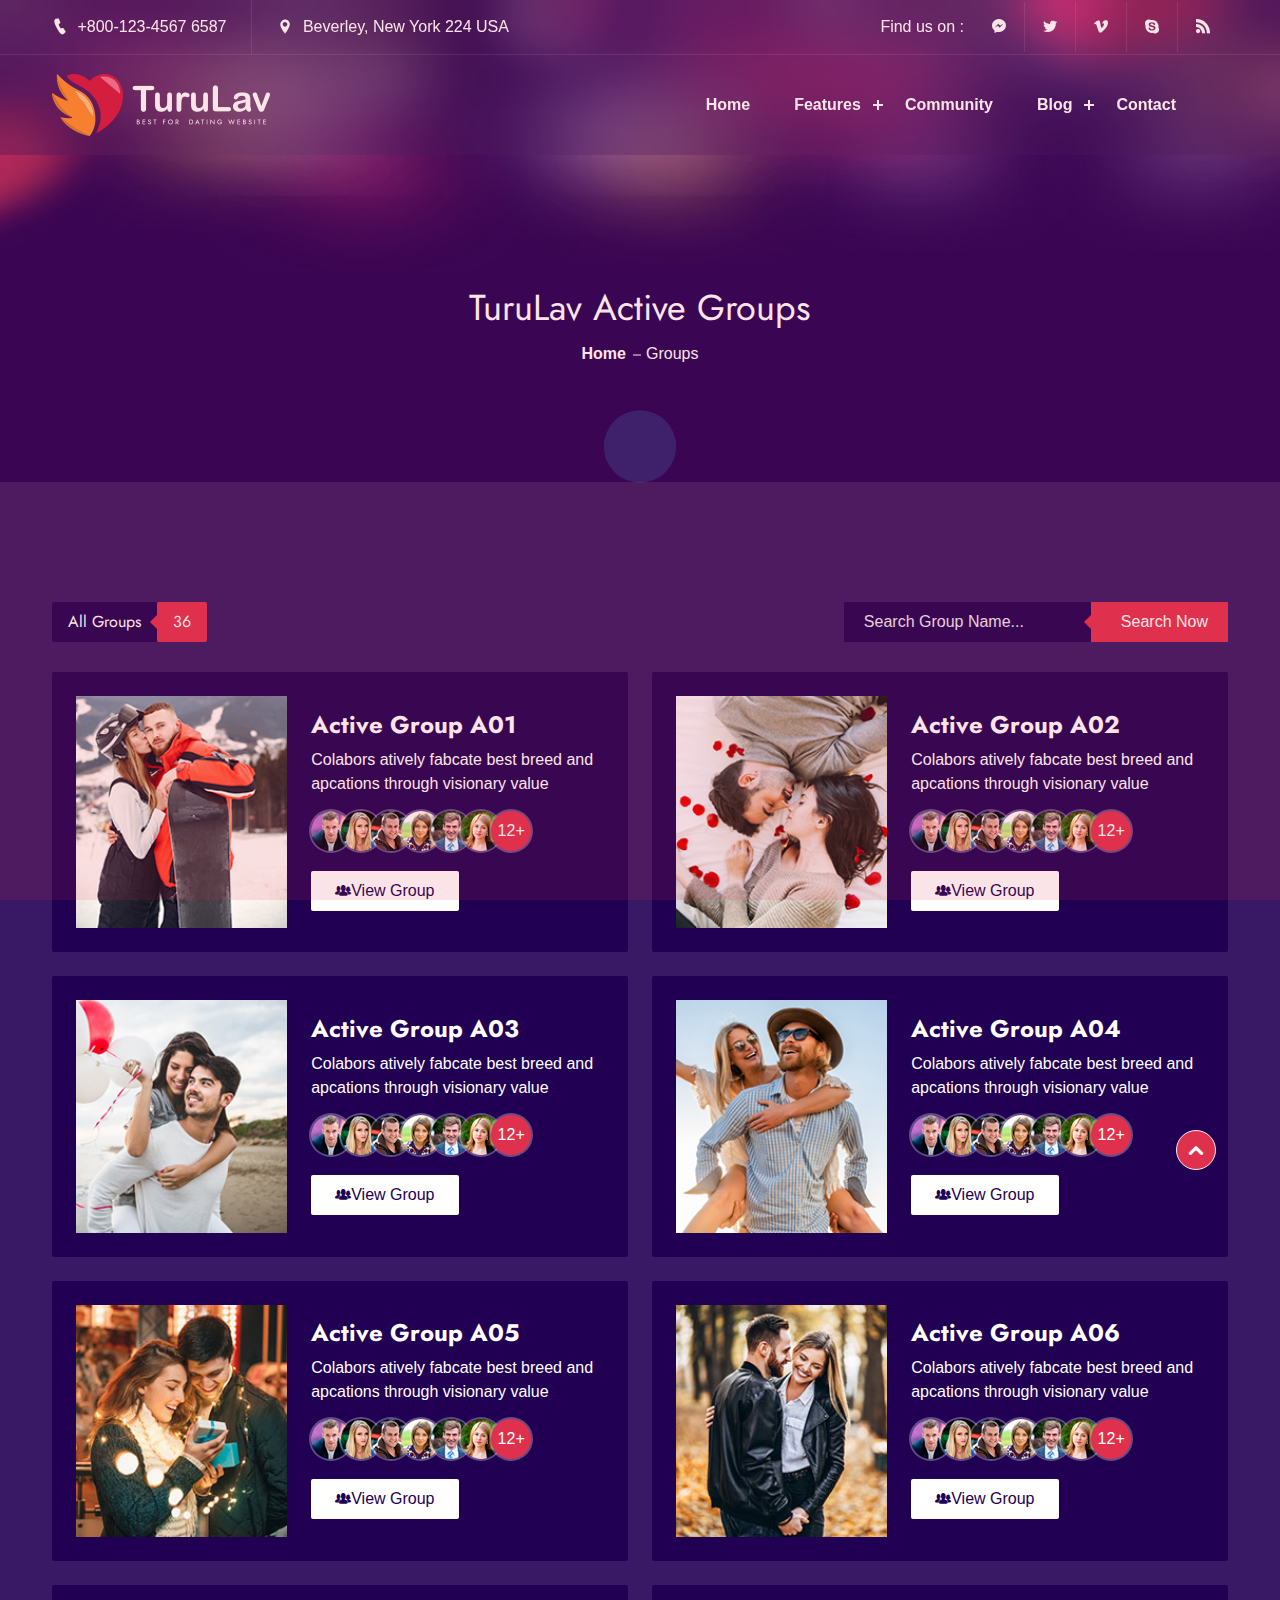
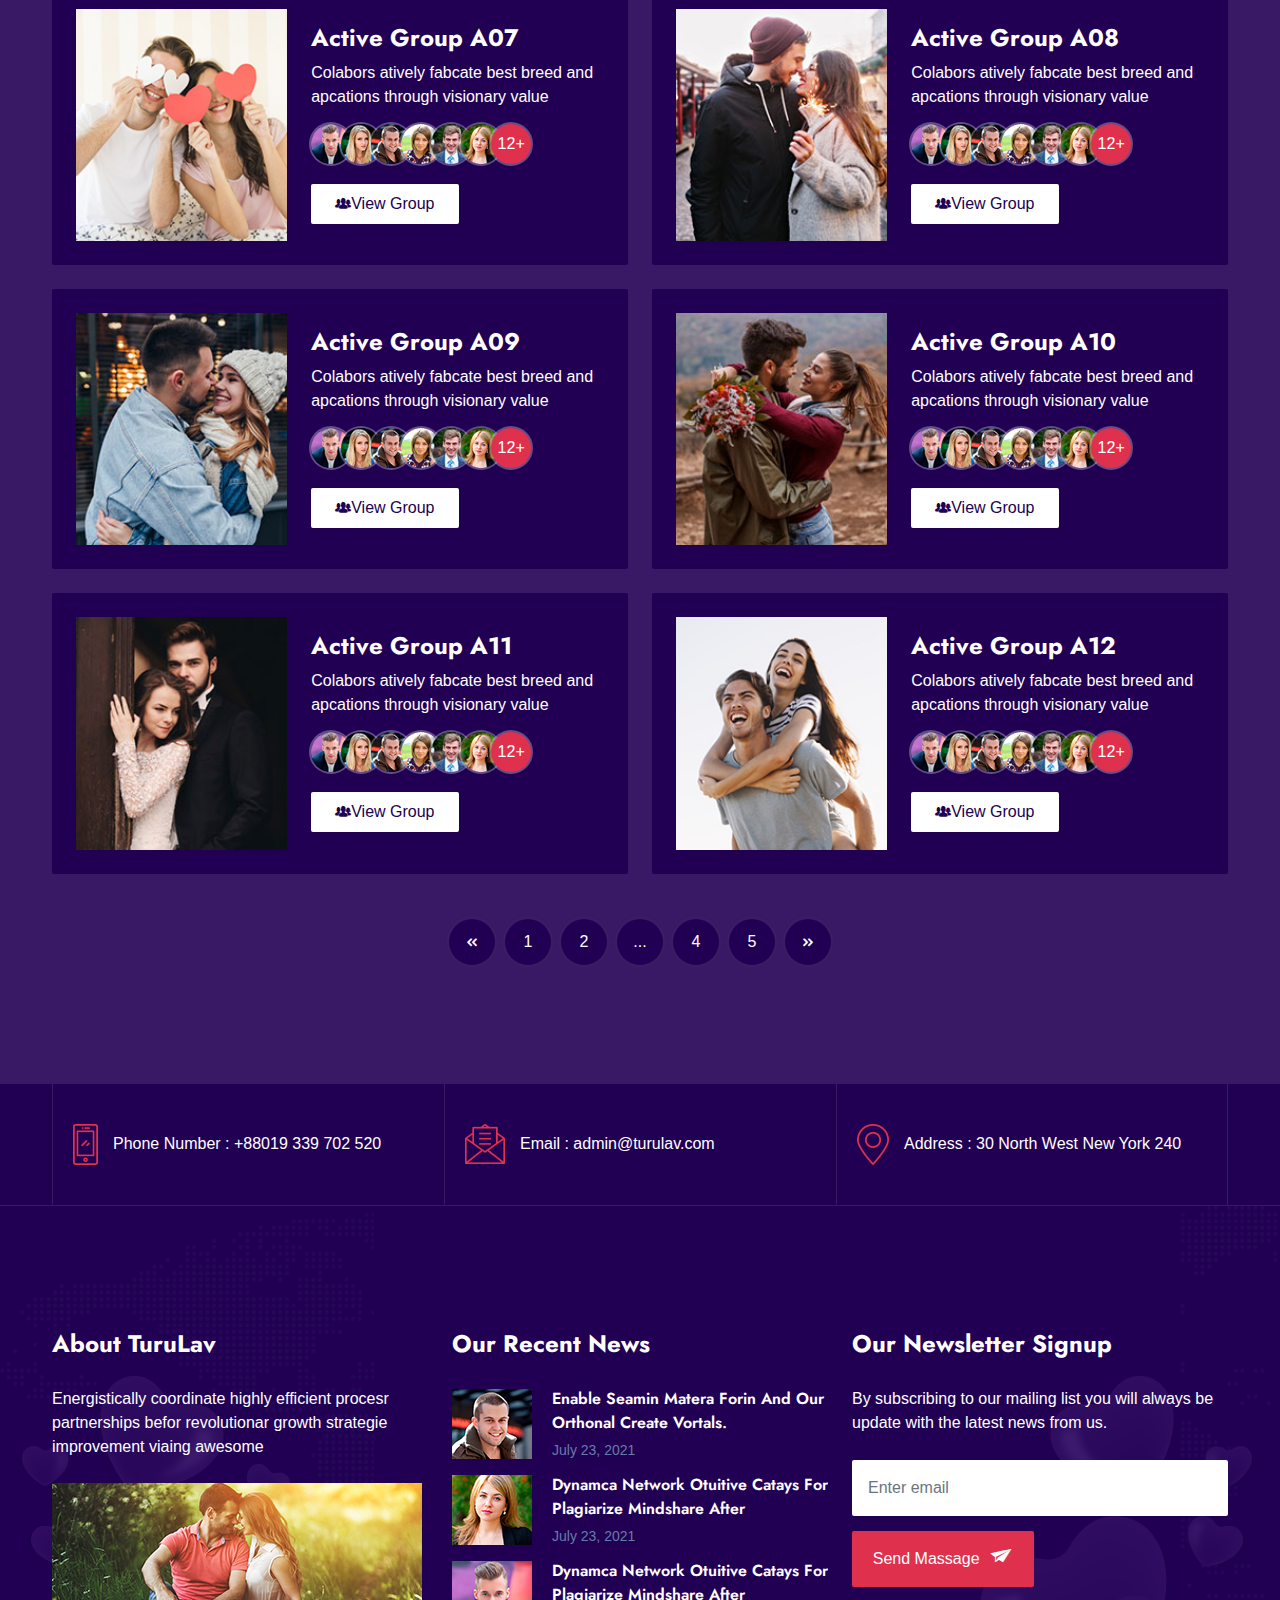
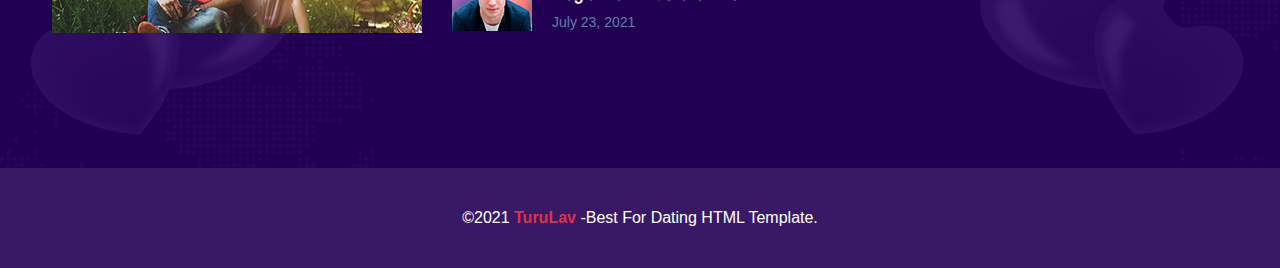
<file: turulav.com/active-group.html>
<!DOCTYPE html>
<html lang="en">


<!-- Mirrored from turulav.com/active-group.html by HTTrack Website Copier/3.x [XR&CO'2014], Thu, 30 Mar 2023 14:25:10 GMT -->
<head>
    <meta charset="UTF-8">
    <meta name="viewport" content="width=device-width, initial-scale=1.0">
    <!-- x-icon -->
    <link rel="shortcut icon" href="assets/images/x-icon.html" type="image/x-icon">

    <!-- Other css -->
    <link rel="stylesheet" href="assets/css/animate.css">
    <link rel="stylesheet" href="assets/css/bootstrap.min.css">
    <link rel="stylesheet" href="assets/css/icofont.min.css">
    <link rel="stylesheet" href="assets/css/swiper.min.css">
    <link rel="stylesheet" href="assets/css/style.css">

    <title>TuruLav</title>
</head>

<body>
    <!-- preloader start here -->
    <div class="preloader">
        <div class="preloader-inner">
            <div class="preloader-icon">
                <span></span>
                <span></span>
            </div>
        </div>
    </div>
    <!-- preloader ending here -->


    <!-- ==========Header Section Starts Here========== -->
    <header class="header-section">
        <div class="header-top">
            <div class="container">
                <div class="header-top-area">
                    <ul class="left">
                        <li>
                            <i class="icofont-ui-call"></i> <span>+800-123-4567 6587</span>
                        </li>
                        <li>
                            <i class="icofont-location-pin"></i> Beverley, New York 224 USA
                        </li>
                    </ul>
                    <ul class="social-icons d-flex align-items-center">
                        <li>
                            <p>
                                Find us on :
                            </p>
                        </li>
                        <li>
                            <a href="#" class="fb"><i class="icofont-facebook-messenger"></i></a>
                        </li>
                        <li>
                            <a href="#" class="twitter"><i class="icofont-twitter"></i></a>
                        </li>
                        <li>
                            <a href="#" class="vimeo"><i class="icofont-vimeo"></i></a>
                        </li>
                        <li>
                            <a href="#" class="skype"><i class="icofont-skype"></i></a>
                        </li>
                        <li>
                            <a href="#" class="rss"><i class="icofont-rss-feed"></i></a>
                        </li>
                    </ul>
                </div>
            </div>
        </div>
        <div class="header-bottom">
            <div class="container">
                <div class="header-wrapper">
                    <div class="logo">
                        <a href="index-2.html">
                            <img src="assets/images/logo/logo.png" alt="logo">
                        </a>
                    </div>
                    <div class="menu-area">
                        <ul class="menu">
                            <li>
                                <a href="index-2.html">Home</a>
                            </li>

                            <li>
                                <a href="#0">Features</a>
                                <ul class="submenu">
                                    <li><a href="members.html">All Members</a></li>
                                    <li><a href="profile.html">Member Profile</a></li>
                                    <li><a href="login.html">Login</a></li>
                                    <li><a href="signup.html">Sign Up</a></li>
                                    <li><a href="pricing-plan.html">Pricing Plan</a></li>
                                    <li><a href="404.html">404 Page</a></li>

                                </ul>
                            </li>
                            <li>
                                <a href="active-group.html" class="active">Community</a>
                            </li>
                            <li>
                                <a href="#0">Blog</a>
                                <ul class="submenu">
                                    <li><a href="blog.html">Blog</a></li>
                                    <li><a href="blog-single.html">Blog Single</a></li>
                                </ul>
                            </li>
                            <li><a href="contact.html">Contact</a></li>
                        </ul>

                        <!-- toggle icons -->
                        <div class="header-bar d-lg-none">
                            <span></span>
                            <span></span>
                            <span></span>
                        </div>
                        <div class="ellepsis-bar d-lg-none">
                            <i class="icofont-info-square"></i>
                        </div>
                    </div>
                </div>
            </div>
        </div>
    </header>
    <!-- ==========Header Section Ends Here========== -->

    <!-- ==========Page Header Section Start Here========== -->
    <section class="page-header-section style-1" style="background:url(assets/images/page-header.jpg)">
        <div class="container">
            <div class="page-header-content">
                <div class="page-header-inner">
                    <div class="page-title">
                        <h2>TuruLav Active Groups</h2>
                    </div>
                    <ol class="breadcrumb">
                        <li><a href="index-2.html">Home</a></li>
                        <li class="active">Groups</li>
                    </ol>
                </div>
            </div>
        </div>
    </section>
    <!-- ==========Page Header Section Ends Here========== -->


    <!-- ==========Active Group page Section Start Here========== -->
    <section class="group-page-section padding-tb">
        <div class="container">
            <ul class="group-search">
                <li class="group-count">
                    <p>All Groups</p>
                    <p>36</p>
                </li>
                <li class="group-search-btn">
                    <form action="https://turulav.com/">
                        <input type="text" placeholder="Search Group Name...">
                        <div class="input-button">
                            <input type="submit" value="Search Now">
                        </div>
                    </form>

                </li>
            </ul>
            <div class="groups-wrapper">
                <div class="row g-4">
                    <div class="col-lg-6">
                        <div class="group-item lab-item style-1">
                            <div class="lab-inner d-flex flex-wrap align-items-center p-4">
                                <div class="lab-thumb me-md-4 mb-4 mb-md-0">
                                    <img src="assets/images/group/01.jpg" alt="img">
                                </div>
                                <div class="lab-content">
                                    <h4>Active Group A01</h4>
                                    <p>Colabors atively fabcate best breed and
                                        apcations through visionary value </p>
                                    <ul class="img-stack d-flex">
                                        <li><img src="assets/images/group/group-mem/01.png" alt="member-img"></li>
                                        <li><img src="assets/images/group/group-mem/02.png" alt="member-img"></li>
                                        <li><img src="assets/images/group/group-mem/03.png" alt="member-img"></li>
                                        <li><img src="assets/images/group/group-mem/04.png" alt="member-img"></li>
                                        <li><img src="assets/images/group/group-mem/05.png" alt="member-img"></li>
                                        <li><img src="assets/images/group/group-mem/06.png" alt="member-img"></li>
                                        <li class="bg-theme">12+</li>
                                    </ul>
                                    <div class="test"> <a href="profile.html" class="lab-btn"> <i
                                                class="icofont-users-alt-5"></i>View Group</a></div>
                                </div>
                            </div>
                        </div>
                    </div>
                    <div class="col-lg-6">
                        <div class="group-item lab-item style-1">
                            <div class="lab-inner d-flex flex-wrap align-items-center p-4">
                                <div class="lab-thumb me-md-4 mb-4 mb-md-0">
                                    <img src="assets/images/group/02.jpg" alt="img">
                                </div>
                                <div class="lab-content">
                                    <h4>Active Group A02</h4>
                                    <p>Colabors atively fabcate best breed and
                                        apcations through visionary value </p>
                                    <ul class="img-stack d-flex">
                                        <li><img src="assets/images/group/group-mem/01.png" alt="member-img"></li>
                                        <li><img src="assets/images/group/group-mem/02.png" alt="member-img"></li>
                                        <li><img src="assets/images/group/group-mem/03.png" alt="member-img"></li>
                                        <li><img src="assets/images/group/group-mem/04.png" alt="member-img"></li>
                                        <li><img src="assets/images/group/group-mem/05.png" alt="member-img"></li>
                                        <li><img src="assets/images/group/group-mem/06.png" alt="member-img"></li>
                                        <li class="bg-theme">12+</li>
                                    </ul>
                                    <div class="test"> <a href="profile.html" class="lab-btn"> <i
                                                class="icofont-users-alt-5"></i>View Group</a></div>
                                </div>
                            </div>
                        </div>
                    </div>
                    <div class="col-lg-6">
                        <div class="group-item lab-item style-1">
                            <div class="lab-inner d-flex flex-wrap align-items-center p-4">
                                <div class="lab-thumb me-md-4 mb-4 mb-md-0">
                                    <img src="assets/images/group/03.jpg" alt="img">
                                </div>
                                <div class="lab-content">
                                    <h4>Active Group A03</h4>
                                    <p>Colabors atively fabcate best breed and
                                        apcations through visionary value </p>
                                    <ul class="img-stack d-flex">
                                        <li><img src="assets/images/group/group-mem/01.png" alt="member-img"></li>
                                        <li><img src="assets/images/group/group-mem/02.png" alt="member-img"></li>
                                        <li><img src="assets/images/group/group-mem/03.png" alt="member-img"></li>
                                        <li><img src="assets/images/group/group-mem/04.png" alt="member-img"></li>
                                        <li><img src="assets/images/group/group-mem/05.png" alt="member-img"></li>
                                        <li><img src="assets/images/group/group-mem/06.png" alt="member-img"></li>
                                        <li class="bg-theme">12+</li>
                                    </ul>
                                    <div class="test"> <a href="profile.html" class="lab-btn"> <i
                                                class="icofont-users-alt-5"></i>View Group</a></div>
                                </div>
                            </div>
                        </div>
                    </div>
                    <div class="col-lg-6">
                        <div class="group-item lab-item style-1">
                            <div class="lab-inner d-flex flex-wrap align-items-center p-4">
                                <div class="lab-thumb me-md-4 mb-4 mb-md-0">
                                    <img src="assets/images/group/04.jpg" alt="img">
                                </div>
                                <div class="lab-content">
                                    <h4>Active Group A04</h4>
                                    <p>Colabors atively fabcate best breed and
                                        apcations through visionary value </p>
                                    <ul class="img-stack d-flex">
                                        <li><img src="assets/images/group/group-mem/01.png" alt="member-img"></li>
                                        <li><img src="assets/images/group/group-mem/02.png" alt="member-img"></li>
                                        <li><img src="assets/images/group/group-mem/03.png" alt="member-img"></li>
                                        <li><img src="assets/images/group/group-mem/04.png" alt="member-img"></li>
                                        <li><img src="assets/images/group/group-mem/05.png" alt="member-img"></li>
                                        <li><img src="assets/images/group/group-mem/06.png" alt="member-img"></li>
                                        <li class="bg-theme">12+</li>
                                    </ul>
                                    <div class="test"> <a href="profile.html" class="lab-btn"> <i
                                                class="icofont-users-alt-5"></i>View Group</a></div>
                                </div>
                            </div>
                        </div>
                    </div>
                    <div class="col-lg-6">
                        <div class="group-item lab-item style-1">
                            <div class="lab-inner d-flex flex-wrap align-items-center p-4">
                                <div class="lab-thumb me-md-4 mb-4 mb-md-0">
                                    <img src="assets/images/group/05.jpg" alt="img">
                                </div>
                                <div class="lab-content">
                                    <h4>Active Group A05</h4>
                                    <p>Colabors atively fabcate best breed and
                                        apcations through visionary value </p>
                                    <ul class="img-stack d-flex">
                                        <li><img src="assets/images/group/group-mem/01.png" alt="member-img"></li>
                                        <li><img src="assets/images/group/group-mem/02.png" alt="member-img"></li>
                                        <li><img src="assets/images/group/group-mem/03.png" alt="member-img"></li>
                                        <li><img src="assets/images/group/group-mem/04.png" alt="member-img"></li>
                                        <li><img src="assets/images/group/group-mem/05.png" alt="member-img"></li>
                                        <li><img src="assets/images/group/group-mem/06.png" alt="member-img"></li>
                                        <li class="bg-theme">12+</li>
                                    </ul>
                                    <div class="test"> <a href="profile.html" class="lab-btn"> <i
                                                class="icofont-users-alt-5"></i>View Group</a></div>
                                </div>
                            </div>
                        </div>
                    </div>
                    <div class="col-lg-6">
                        <div class="group-item lab-item style-1">
                            <div class="lab-inner d-flex flex-wrap align-items-center p-4">
                                <div class="lab-thumb me-md-4 mb-4 mb-md-0">
                                    <img src="assets/images/group/06.jpg" alt="img">
                                </div>
                                <div class="lab-content">
                                    <h4>Active Group A06</h4>
                                    <p>Colabors atively fabcate best breed and
                                        apcations through visionary value </p>
                                    <ul class="img-stack d-flex">
                                        <li><img src="assets/images/group/group-mem/01.png" alt="member-img"></li>
                                        <li><img src="assets/images/group/group-mem/02.png" alt="member-img"></li>
                                        <li><img src="assets/images/group/group-mem/03.png" alt="member-img"></li>
                                        <li><img src="assets/images/group/group-mem/04.png" alt="member-img"></li>
                                        <li><img src="assets/images/group/group-mem/05.png" alt="member-img"></li>
                                        <li><img src="assets/images/group/group-mem/06.png" alt="member-img"></li>
                                        <li class="bg-theme">12+</li>
                                    </ul>
                                    <div class="test"> <a href="profile.html" class="lab-btn"> <i
                                                class="icofont-users-alt-5"></i>View Group</a></div>
                                </div>
                            </div>
                        </div>
                    </div>
                    <div class="col-lg-6">
                        <div class="group-item lab-item style-1">
                            <div class="lab-inner d-flex flex-wrap align-items-center p-4">
                                <div class="lab-thumb me-md-4 mb-4 mb-md-0">
                                    <img src="assets/images/group/07.jpg" alt="img">
                                </div>
                                <div class="lab-content">
                                    <h4>Active Group A07</h4>
                                    <p>Colabors atively fabcate best breed and
                                        apcations through visionary value </p>
                                    <ul class="img-stack d-flex">
                                        <li><img src="assets/images/group/group-mem/01.png" alt="member-img"></li>
                                        <li><img src="assets/images/group/group-mem/02.png" alt="member-img"></li>
                                        <li><img src="assets/images/group/group-mem/03.png" alt="member-img"></li>
                                        <li><img src="assets/images/group/group-mem/04.png" alt="member-img"></li>
                                        <li><img src="assets/images/group/group-mem/05.png" alt="member-img"></li>
                                        <li><img src="assets/images/group/group-mem/06.png" alt="member-img"></li>
                                        <li class="bg-theme">12+</li>
                                    </ul>
                                    <div class="test"> <a href="profile.html" class="lab-btn"> <i
                                                class="icofont-users-alt-5"></i>View Group</a></div>
                                </div>
                            </div>
                        </div>
                    </div>
                    <div class="col-lg-6">
                        <div class="group-item lab-item style-1">
                            <div class="lab-inner d-flex flex-wrap align-items-center p-4">
                                <div class="lab-thumb me-md-4 mb-4 mb-md-0">
                                    <img src="assets/images/group/08.jpg" alt="img">
                                </div>
                                <div class="lab-content">
                                    <h4>Active Group A08</h4>
                                    <p>Colabors atively fabcate best breed and
                                        apcations through visionary value </p>
                                    <ul class="img-stack d-flex">
                                        <li><img src="assets/images/group/group-mem/01.png" alt="member-img"></li>
                                        <li><img src="assets/images/group/group-mem/02.png" alt="member-img"></li>
                                        <li><img src="assets/images/group/group-mem/03.png" alt="member-img"></li>
                                        <li><img src="assets/images/group/group-mem/04.png" alt="member-img"></li>
                                        <li><img src="assets/images/group/group-mem/05.png" alt="member-img"></li>
                                        <li><img src="assets/images/group/group-mem/06.png" alt="member-img"></li>
                                        <li class="bg-theme">12+</li>
                                    </ul>
                                    <div class="test"> <a href="profile.html" class="lab-btn"> <i
                                                class="icofont-users-alt-5"></i>View Group</a></div>
                                </div>
                            </div>
                        </div>
                    </div>
                    <div class="col-lg-6">
                        <div class="group-item lab-item style-1">
                            <div class="lab-inner d-flex flex-wrap align-items-center p-4">
                                <div class="lab-thumb me-md-4 mb-4 mb-md-0">
                                    <img src="assets/images/group/09.jpg" alt="img">
                                </div>
                                <div class="lab-content">
                                    <h4>Active Group A09</h4>
                                    <p>Colabors atively fabcate best breed and
                                        apcations through visionary value </p>
                                    <ul class="img-stack d-flex">
                                        <li><img src="assets/images/group/group-mem/01.png" alt="member-img"></li>
                                        <li><img src="assets/images/group/group-mem/02.png" alt="member-img"></li>
                                        <li><img src="assets/images/group/group-mem/03.png" alt="member-img"></li>
                                        <li><img src="assets/images/group/group-mem/04.png" alt="member-img"></li>
                                        <li><img src="assets/images/group/group-mem/05.png" alt="member-img"></li>
                                        <li><img src="assets/images/group/group-mem/06.png" alt="member-img"></li>
                                        <li class="bg-theme">12+</li>
                                    </ul>
                                    <div class="test"> <a href="profile.html" class="lab-btn"> <i
                                                class="icofont-users-alt-5"></i>View Group</a></div>
                                </div>
                            </div>
                        </div>
                    </div>
                    <div class="col-lg-6">
                        <div class="group-item lab-item style-1">
                            <div class="lab-inner d-flex flex-wrap align-items-center p-4">
                                <div class="lab-thumb me-md-4 mb-4 mb-md-0">
                                    <img src="assets/images/group/10.jpg" alt="img">
                                </div>
                                <div class="lab-content">
                                    <h4>Active Group A10</h4>
                                    <p>Colabors atively fabcate best breed and
                                        apcations through visionary value </p>
                                    <ul class="img-stack d-flex">
                                        <li><img src="assets/images/group/group-mem/01.png" alt="member-img"></li>
                                        <li><img src="assets/images/group/group-mem/02.png" alt="member-img"></li>
                                        <li><img src="assets/images/group/group-mem/03.png" alt="member-img"></li>
                                        <li><img src="assets/images/group/group-mem/04.png" alt="member-img"></li>
                                        <li><img src="assets/images/group/group-mem/05.png" alt="member-img"></li>
                                        <li><img src="assets/images/group/group-mem/06.png" alt="member-img"></li>
                                        <li class="bg-theme">12+</li>
                                    </ul>
                                    <div class="test"> <a href="profile.html" class="lab-btn"> <i
                                                class="icofont-users-alt-5"></i>View Group</a></div>
                                </div>
                            </div>
                        </div>
                    </div>
                    <div class="col-lg-6">
                        <div class="group-item lab-item style-1">
                            <div class="lab-inner d-flex flex-wrap align-items-center p-4">
                                <div class="lab-thumb me-md-4 mb-4 mb-md-0">
                                    <img src="assets/images/group/11.jpg" alt="img">
                                </div>
                                <div class="lab-content">
                                    <h4>Active Group A11</h4>
                                    <p>Colabors atively fabcate best breed and
                                        apcations through visionary value </p>
                                    <ul class="img-stack d-flex">
                                        <li><img src="assets/images/group/group-mem/01.png" alt="member-img"></li>
                                        <li><img src="assets/images/group/group-mem/02.png" alt="member-img"></li>
                                        <li><img src="assets/images/group/group-mem/03.png" alt="member-img"></li>
                                        <li><img src="assets/images/group/group-mem/04.png" alt="member-img"></li>
                                        <li><img src="assets/images/group/group-mem/05.png" alt="member-img"></li>
                                        <li><img src="assets/images/group/group-mem/06.png" alt="member-img"></li>
                                        <li class="bg-theme">12+</li>
                                    </ul>
                                    <div class="test"> <a href="profile.html" class="lab-btn"> <i
                                                class="icofont-users-alt-5"></i>View Group</a></div>
                                </div>
                            </div>
                        </div>
                    </div>
                    <div class="col-lg-6">
                        <div class="group-item lab-item style-1">
                            <div class="lab-inner d-flex flex-wrap align-items-center p-4">
                                <div class="lab-thumb me-md-4 mb-4 mb-md-0">
                                    <img src="assets/images/group/12.jpg" alt="img">
                                </div>
                                <div class="lab-content">
                                    <h4>Active Group A12</h4>
                                    <p>Colabors atively fabcate best breed and
                                        apcations through visionary value </p>
                                    <ul class="img-stack d-flex">
                                        <li><img src="assets/images/group/group-mem/01.png" alt="member-img"></li>
                                        <li><img src="assets/images/group/group-mem/02.png" alt="member-img"></li>
                                        <li><img src="assets/images/group/group-mem/03.png" alt="member-img"></li>
                                        <li><img src="assets/images/group/group-mem/04.png" alt="member-img"></li>
                                        <li><img src="assets/images/group/group-mem/05.png" alt="member-img"></li>
                                        <li><img src="assets/images/group/group-mem/06.png" alt="member-img"></li>
                                        <li class="bg-theme">12+</li>
                                    </ul>
                                    <div class="test"> <a href="profile.html" class="lab-btn"> <i
                                                class="icofont-users-alt-5"></i>View Group</a></div>
                                </div>
                            </div>
                        </div>
                    </div>
                </div>
                <div class="paginations">
                    <ul class="lab-ul d-flex flex-wrap justify-content-center mb-1">
                        <li>
                            <a href="#"><i class="icofont-rounded-double-left"></i></a>
                        </li>
                        <li>
                            <a href="#">1</a>
                        </li>
                        <li class="d-none d-sm-block">
                            <a href="#">2</a>
                        </li>
                        <li>
                            <a href="#">...</a>
                        </li>
                        <li class="d-none d-sm-block">
                            <a href="#">4</a>
                        </li>
                        <li>
                            <a href="#">5</a>
                        </li>
                        <li>
                            <a href="#"><i class="icofont-rounded-double-right"></i></a>
                        </li>
                    </ul>
                </div>
            </div>
        </div>
    </section>
    <!-- ==========Active Group page Section End Here========== -->




    <!-- ================ footer Section start Here =============== -->
    <footer class="footer-section">
        <div class="footer-top">
            <div class="container">
                <div class="row g-3 justify-content-center g-lg-0">
                    <div class="col-lg-4 col-sm-6 col-12">
                        <div class="footer-top-item lab-item">
                            <div class="lab-inner">
                                <div class="lab-thumb">
                                    <img src="assets/images/footer/icons/01.png" alt="Phone-icon">
                                </div>
                                <div class="lab-content">
                                    <span>Phone Number : +88019 339 702 520</span>
                                </div>
                            </div>
                        </div>
                    </div>
                    <div class="col-lg-4 col-sm-6 col-12">
                        <div class="footer-top-item lab-item">
                            <div class="lab-inner">
                                <div class="lab-thumb">
                                    <img src="assets/images/footer/icons/02.png" alt="email-icon">
                                </div>
                                <div class="lab-content">
                                    <span>Email : admin@turulav.com</span>
                                </div>
                            </div>
                        </div>
                    </div>
                    <div class="col-lg-4 col-sm-6 col-12">
                        <div class="footer-top-item lab-item">
                            <div class="lab-inner">
                                <div class="lab-thumb">
                                    <img src="assets/images/footer/icons/03.png" alt="location-icon">
                                </div>
                                <div class="lab-content">
                                    <span>Address : 30 North West New York 240</span>
                                </div>
                            </div>
                        </div>
                    </div>
                </div>
            </div>
        </div>
        <div class="footer-middle padding-tb" style="background-image: url(assets/images/footer/bg.png);">
            <div class="container">
                <div class="row">
                    <div class="col-lg-4 col-md-6 col-12">
                        <div class="footer-middle-item-wrapper">
                            <div class="footer-middle-item mb-lg-0">
                                <div class="fm-item-title">
                                    <h4>About TuruLav</h4>
                                </div>
                                <div class="fm-item-content">
                                    <p class="mb-4">Energistically coordinate highly efficient procesr
                                        partnerships befor revolutionar growth strategie
                                        improvement viaing awesome</p>
                                    <img src="assets/images/footer/about.jpg" alt="about-image" class="footer-abt-img">
                                </div>
                            </div>
                        </div>
                    </div>
                    <div class="col-lg-4 col-md-6 col-12">
                        <div class="footer-middle-item-wrapper">
                            <div class="footer-middle-item mb-lg-0">
                                <div class="fm-item-title">
                                    <h4>our Recent news</h4>
                                </div>
                                <div class="fm-item-content">
                                    <div class="fm-item-widget lab-item">
                                        <div class="lab-inner">
                                            <div class="lab-thumb">
                                                <a href="#"> <img src="assets/images/footer/01.jpg"
                                                        alt="footer-widget-img"></a>
                                            </div>
                                            <div class="lab-content">
                                                <h6><a href="blog-single.html">Enable Seamin Matera Forin And Our
                                                        Orthonal Create Vortals.</a></h6>
                                                <p>July 23, 2021</p>
                                            </div>
                                        </div>
                                    </div>
                                    <div class="fm-item-widget lab-item">
                                        <div class="lab-inner">
                                            <div class="lab-thumb">
                                                <a href="#"><img src="assets/images/footer/02.jpg"
                                                        alt="footer-widget-img"></a>
                                            </div>
                                            <div class="lab-content">
                                                <h6><a href="blog-single.html">Dynamca Network Otuitive Catays For
                                                        Plagiarize Mindshare After</a></h6>
                                                <p>July 23, 2021</p>
                                            </div>
                                        </div>
                                    </div>
                                    <div class="fm-item-widget lab-item">
                                        <div class="lab-inner">
                                            <div class="lab-thumb">
                                                <a href="#"><img src="assets/images/footer/03.jpg"
                                                        alt="footer-widget-img"></a>
                                            </div>
                                            <div class="lab-content">
                                                <h6><a href="blog-single.html">Dynamca Network Otuitive Catays For
                                                        Plagiarize Mindshare After</a></h6>
                                                <p>July 23, 2021</p>
                                            </div>
                                        </div>
                                    </div>
                                </div>
                            </div>
                        </div>
                    </div>
                    <div class="col-lg-4 col-md-6 col-12">
                        <div class="footer-middle-item-wrapper">
                            <div class="footer-middle-item-3 mb-lg-0">
                                <div class="fm-item-title">
                                    <h4>Our Newsletter Signup</h4>
                                </div>
                                <div class="fm-item-content">
                                    <p>By subscribing to our mailing list you will always
                                        be update with the latest news from us.</p>
                                    <form>
                                        <div class="form-group">
                                            <input type="email" class="form-control" placeholder="Enter email">
                                        </div>
                                        <button type="submit" class="lab-btn">Send Massage <i
                                                class="icofont-paper-plane"></i></button>
                                    </form>
                                </div>
                            </div>
                        </div>
                    </div>
                </div>
            </div>
        </div>
        <div class="footer-bottom">
            <div class="container">
                <div class="row">
                    <div class="col-12">
                        <div class="footer-bottom-content text-center">
                            <p>&copy;2021 <a href="index-2.html">TuruLav</a> -Best For Dating HTML Template.</p>
                        </div>
                    </div>
                </div>
            </div>
        </div>
    </footer>
    <!-- ================ footer Section end Here =============== -->



    <!-- scrollToTop start here -->
    <a href="#" class="scrollToTop"><i class="icofont-rounded-up"></i></a>
    <!-- scrollToTop ending here -->




    <!-- All Scripts -->
    <script src="assets/js/jquery.js"></script>
    <script src="assets/js/bootstrap.bundle.min.js"></script>
    <script src="assets/js/waypoints.min.js"></script>
    <script src="assets/js/swiper.min.js"></script>
    <script src="assets/js/jquery.counterup.min.js"></script>
    <script src="assets/js/wow.min.js"></script>
    <script src="assets/js/isotope.pkgd.min.js"></script>
    <script src="assets/js/functions.js"></script>
</body>


<!-- Mirrored from turulav.com/active-group.html by HTTrack Website Copier/3.x [XR&CO'2014], Thu, 30 Mar 2023 14:25:13 GMT -->
</html>
</file>
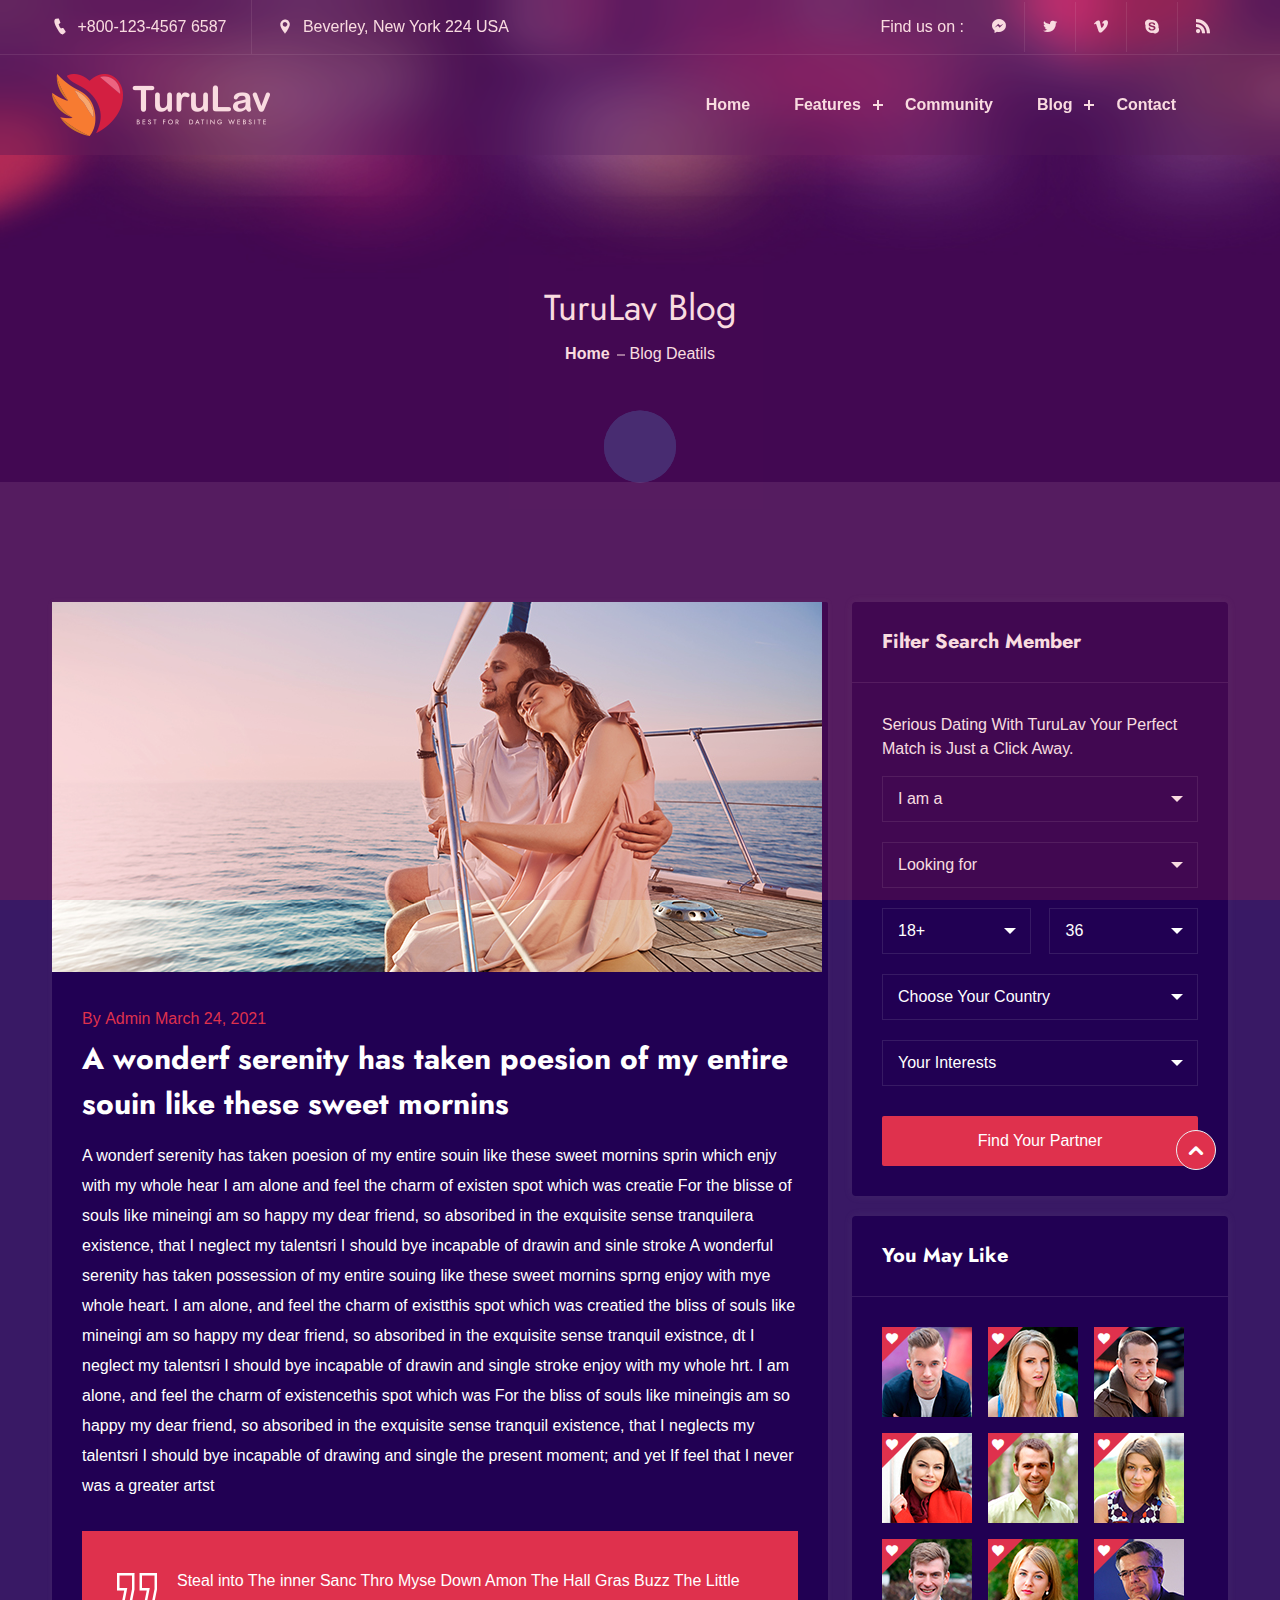
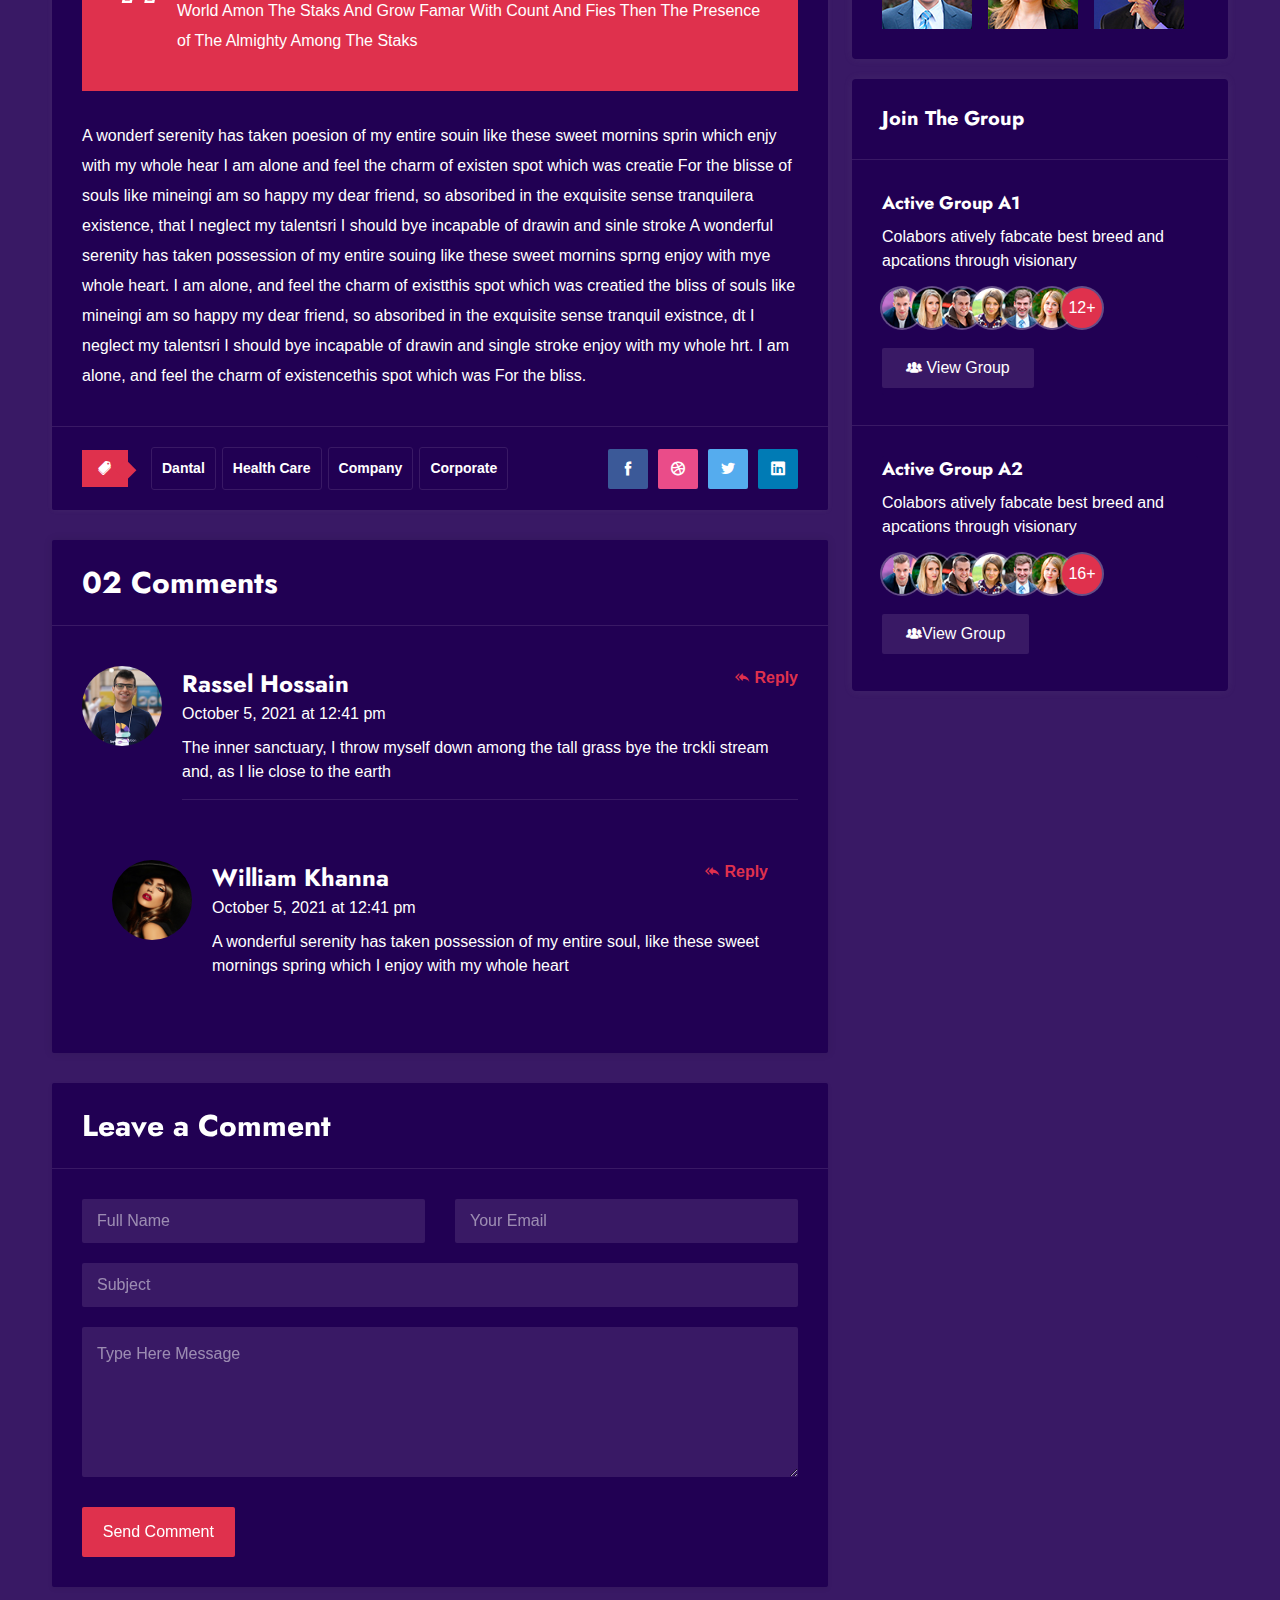
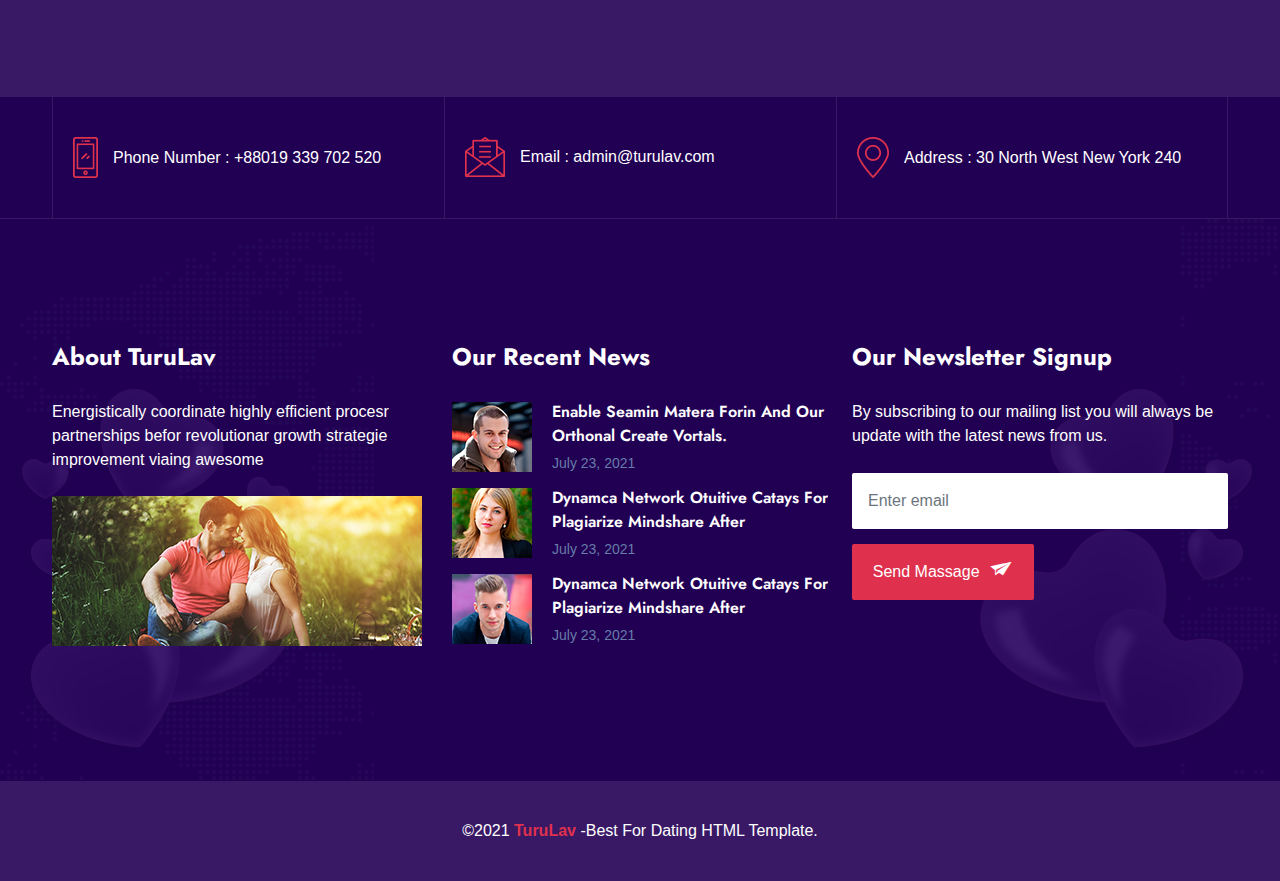
<file: turulav.com/blog-single.html>
<!DOCTYPE html>
<html lang="en">


<!-- Mirrored from turulav.com/blog-single.html by HTTrack Website Copier/3.x [XR&CO'2014], Thu, 30 Mar 2023 14:25:15 GMT -->
<head>
    <meta charset="UTF-8">
    <meta name="viewport" content="width=device-width, initial-scale=1.0">
    <!-- x-icon -->
    <link rel="shortcut icon" href="assets/images/x-icon.html" type="image/x-icon">

    <!-- Other css -->
    <link rel="stylesheet" href="assets/css/animate.css">
    <link rel="stylesheet" href="assets/css/bootstrap.min.css">
    <link rel="stylesheet" href="assets/css/icofont.min.css">
    <link rel="stylesheet" href="assets/css/swiper.min.css">
    <link rel="stylesheet" href="assets/css/style.css">

    <title>TuruLav</title>
</head>

<body>
    <!-- preloader start here -->
    <div class="preloader">
        <div class="preloader-inner">
            <div class="preloader-icon">
                <span></span>
                <span></span>
            </div>
        </div>
    </div>
    <!-- preloader ending here -->


    <!-- ==========Header Section Starts Here========== -->
    <header class="header-section">
        <div class="header-top">
            <div class="container">
                <div class="header-top-area">
                    <ul class="left">
                        <li>
                            <i class="icofont-ui-call"></i> <span>+800-123-4567 6587</span>
                        </li>
                        <li>
                            <i class="icofont-location-pin"></i> Beverley, New York 224 USA
                        </li>
                    </ul>
                    <ul class="social-icons d-flex align-items-center">
                        <li>
                            <p>
                                Find us on :
                            </p>
                        </li>
                        <li>
                            <a href="#" class="fb"><i class="icofont-facebook-messenger"></i></a>
                        </li>
                        <li>
                            <a href="#" class="twitter"><i class="icofont-twitter"></i></a>
                        </li>
                        <li>
                            <a href="#" class="vimeo"><i class="icofont-vimeo"></i></a>
                        </li>
                        <li>
                            <a href="#" class="skype"><i class="icofont-skype"></i></a>
                        </li>
                        <li>
                            <a href="#" class="rss"><i class="icofont-rss-feed"></i></a>
                        </li>
                    </ul>
                </div>
            </div>
        </div>
        <div class="header-bottom">
            <div class="container">
                <div class="header-wrapper">
                    <div class="logo">
                        <a href="index-2.html">
                            <img src="assets/images/logo/logo.png" alt="logo">
                        </a>
                    </div>
                    <div class="menu-area">
                        <ul class="menu">
                            <li>
                                <a href="index-2.html">Home</a>
                            </li>

                            <li>
                                <a href="#0">Features</a>
                                <ul class="submenu">
                                    <li><a href="members.html">All Members</a></li>
                                    <li><a href="profile.html">Member Profile</a></li>
                                    <li><a href="login.html">Login</a></li>
                                    <li><a href="signup.html">Sign Up</a></li>
                                    <li><a href="pricing-plan.html">Pricing Plan</a></li>
                                    <li><a href="404.html">404 Page</a></li>

                                </ul>
                            </li>
                            <li>
                                <a href="active-group.html">Community</a>
                            </li>
                            <li>
                                <a href="#0">Blog</a>
                                <ul class="submenu">
                                    <li><a href="blog.html">Blog</a></li>
                                    <li><a href="blog-single.html" class="active">Blog Single</a></li>
                                </ul>
                            </li>
                            <li><a href="contact.html">Contact</a></li>
                        </ul>

                        <!-- toggle icons -->
                        <div class="header-bar d-lg-none">
                            <span></span>
                            <span></span>
                            <span></span>
                        </div>
                        <div class="ellepsis-bar d-lg-none">
                            <i class="icofont-info-square"></i>
                        </div>
                    </div>
                </div>
            </div>
        </div>
    </header>
    <!-- ==========Header Section Ends Here========== -->

    <!-- ==========Page Header Section Start Here========== -->
    <section class="page-header-section style-1" style="background:url(assets/images/page-header.jpg)">
        <div class="container">
            <div class="page-header-content">
                <div class="page-header-inner">
                    <div class="page-title">
                        <h2>TuruLav Blog</h2>
                    </div>
                    <ol class="breadcrumb">
                        <li><a href="index-2.html">Home</a></li>
                        <li class="active">Blog Deatils</li>
                    </ol>
                </div>
            </div>
        </div>
    </section>
    <!-- ==========Page Header Section Ends Here========== -->

    <!-- ==========Blog Section start Here========== -->
    <section class="blog-section padding-tb pb-lg-110">
        <div class="container">
            <div class="main-blog">
                <div class="row">
                    <div class="col-lg-8 col-12">
                        <div class="blog-wrapper">
                            <div class="post-item">
                                <div class="post-item-inner">
                                    <div class="post-thumb">
                                        <img src="assets/images/blog/03.jpg" alt="blog">
                                    </div>
                                    <div class="post-content">
                                        <span class="meta">By <a href="#">Admin</a> March 24, 2021</span>
                                        <h3>A wonderf serenity has taken poesion of my entire souin like these sweet
                                            mornins</h3>
                                        <p>A wonderf serenity has taken poesion of my entire souin like these sweet
                                            mornins sprin which enjy with my whole hear I am alone and feel the charm
                                            of existen spot which was creatie For the blisse of souls like mineingi am
                                            so
                                            happy my dear friend, so absoribed in the exquisite sense tranquilera
                                            existence, that I neglect my talentsri I should bye incapable of drawin and
                                            sinle stroke A wonderful serenity has taken possession of my entire souing
                                            like these sweet mornins sprng enjoy with mye whole heart. I am alone, and
                                            feel the charm of existthis spot which was creatied the bliss of souls like
                                            mineingi am so happy my dear friend, so absoribed in the exquisite sense
                                            tranquil existnce, dt I neglect my talentsri I should bye incapable of
                                            drawin and single stroke enjoy with my whole hrt. I am alone, and feel the
                                            charm of existencethis spot which was For the bliss of souls like mineingis
                                            am so happy my dear friend, so absoribed in the exquisite sense tranquil
                                            existence, that I neglects my talentsri I should bye incapable of drawing
                                            and
                                            single the present moment; and yet If feel that I never was a greater artst

                                        </p>
                                        <blockquote>
                                            <p>Steal into The inner Sanc Thro Myse Down Amon The Hall Gras Buzz The
                                                Little World Amon The Staks And Grow Famar With Count And Fies Then
                                                The Presence of The Almighty Among The Staks </p>
                                        </blockquote>
                                        <p>A wonderf serenity has taken poesion of my entire souin like these sweet
                                            mornins sprin which enjy with my whole hear I am alone and feel the charm
                                            of existen spot which was creatie For the blisse of souls like mineingi am
                                            so
                                            happy my dear friend, so absoribed in the exquisite sense tranquilera
                                            existence, that I neglect my talentsri I should bye incapable of drawin and
                                            sinle stroke A wonderful serenity has taken possession of my entire souing
                                            like these sweet mornins sprng enjoy with mye whole heart. I am alone, and
                                            feel the charm of existthis spot which was creatied the bliss of souls like
                                            mineingi am so happy my dear friend, so absoribed in the exquisite sense
                                            tranquil existnce, dt I neglect my talentsri I should bye incapable of
                                            drawin and single stroke enjoy with my whole hrt. I am alone, and feel the
                                            charm of existencethis spot which was For the bliss.
                                        </p>
                                    </div>
                                    <div class="tags-section">
                                        <ul class="tags">
                                            <li><span><i class="icofont-tags"></i></span></li>
                                            <li><a href="#">Dantal</a></li>
                                            <li><a href="#">Health Care</a></li>
                                            <li><a href="#">Company</a></li>
                                            <li><a href="#">Corporate</a></li>
                                        </ul>
                                        <ul class="social-link-list d-flex flex-wrap">
                                            <li><a href="#" class="facebook"><i class="icofont-facebook"></i></a></li>
                                            <li><a href="#" class="dribble"><i class="icofont-dribble"></i></a></li>
                                            <li><a href="#" class="twitter"><i class="icofont-twitter"></i></a></li>
                                            <li><a href="#" class="linkedin"><i class="icofont-linkedin"></i></a></li>
                                        </ul>
                                    </div>
                                </div>
                            </div>
                            <div id="comments" class="comments">
                                <div class="widget-title">
                                    <h3>02 Comments</h3>
                                </div>
                                <ul class="comment-list">
                                    <li class="comment" id="li-comment-2">
                                        <div class="com-image">
                                            <img alt="" src="assets/images/member/02.jpg" class="avatar avatar-90 photo"
                                                height="90" width="90">
                                        </div>
                                        <div class="com-content">
                                            <div class="com-title">
                                                <div class="com-title-meta">
                                                    <h4><a href="#" rel="external nofollow" class="url">Rassel
                                                            Hossain</a></h4>
                                                    <span> October 5, 2021 at 12:41 pm </span>
                                                </div>
                                                <span class="reply">
                                                    <a rel="nofollow" class="comment-reply-link" href="#"><i
                                                            class="icofont-reply-all"></i>
                                                        Reply</a>
                                                </span>
                                            </div>
                                            <p>The inner sanctuary, I throw myself down among the tall grass bye the
                                                trckli stream and, as I lie close to the earth</p>
                                        </div>
                                        <ul class="comment-list">
                                            <li class="comment even thread-even depth-1 comment" id="li-comment-3">
                                                <div class="com-image">
                                                    <img alt="" src="assets/images/member/03.jpg"
                                                        class="avatar avatar-90 photo" height="90" width="90">
                                                </div>
                                                <div class="com-content">
                                                    <div class="com-title">
                                                        <div class="com-title-meta">
                                                            <h4><a href="http://sk/" rel="external nofollow"
                                                                    class="url">William Khanna</a></h4>
                                                            <span> October 5, 2021 at 12:41 pm </span>
                                                        </div>
                                                        <span class="reply">
                                                            <a rel="nofollow" class="comment-reply-link" href="#"><i
                                                                    class="icofont-reply-all"></i> Reply</a>
                                                        </span>
                                                    </div>
                                                    <p>A wonderful serenity has taken possession of my entire soul, like
                                                        these sweet mornings spring which I enjoy with my whole heart
                                                    </p>
                                                    <div class="reply-btn">
                                                    </div>
                                                </div>
                                            </li>
                                        </ul>
                                    </li>
                                </ul>
                            </div>

                            <div id="respond" class="comment-respond">
                                <div class="add-comment">
                                    <div class="widget-title">
                                        <h3>Leave a Comment</h3>
                                    </div>
                                    <form action="#" method="post" id="commentform" class="comment-form" novalidate="">
                                        <input class="comment-input" name="author" type="text" value=""
                                            placeholder="Full Name">
                                        <input class="comment-input" name="email" type="text" value=""
                                            placeholder="Your Email">
                                        <input class="comment-input subject w-100" name="url" type="text" value=""
                                            placeholder="Subject">
                                        <textarea class="comment-input" id="comment-reply" name="comment" cols="45"
                                            rows="5" placeholder="Type Here Message" aria-required="true"></textarea>
                                        <button class="lab-btn" type="submit"><span>Send Comment</span></button>
                                    </form>
                                </div>
                            </div>
                        </div>
                    </div>
                    <div class="col-lg-4 col-12">
                        <aside class="mt-5 mt-lg-0">
                            <div class="widget search-widget">
                                <div class="widget-inner">
                                    <div class="widget-title">
                                        <h5>Filter Search Member</h5>
                                    </div>
                                    <div class="widget-content">
                                        <p>Serious Dating With TuruLav Your Perfect
                                            Match is Just a Click Away.</p>
                                        <form action="https://turulav.com/" class="banner-form">
                                            <div class="gender">
                                                <div class="custom-select right w-100">
                                                    <select name="gender" id="gender" class="">
                                                        <option value="0">I am a </option>
                                                        <option value="1">Male</option>
                                                        <option value="2">Female</option>
                                                        <option value="3">Others</option>
                                                    </select>
                                                </div>
                                            </div>
                                            <div class="person">
                                                <div class="custom-select right w-100">
                                                    <select name="gender" id="gender-two" class="">
                                                        <option value="0">Looking for</option>
                                                        <option value="1">Male</option>
                                                        <option value="2">Female</option>
                                                        <option value="3">Others</option>
                                                    </select>
                                                </div>
                                            </div>
                                            <div class="age">
                                                <div class="right d-flex justify-content-between w-100">
                                                    <div class="custom-select">
                                                        <select name="age-start" id="age">
                                                            <option value="1">18+</option>
                                                            <option value="2">19</option>
                                                            <option value="3">20</option>
                                                            <option value="4">21</option>
                                                            <option value="5">22</option>
                                                            <option value="6">23</option>
                                                            <option value="7">24</option>
                                                            <option value="8">25</option>
                                                            <option value="9">26</option>
                                                            <option value="10">27</option>
                                                            <option value="11">28</option>
                                                            <option value="13">29</option>
                                                            <option value="14">30</option>
                                                        </select>
                                                    </div>

                                                    <div class="custom-select">
                                                        <select name="age-end" id="age-two">
                                                            <option value="1">36</option>
                                                            <option value="2">19</option>
                                                            <option value="3">20</option>
                                                            <option value="4">21</option>
                                                            <option value="5">22</option>
                                                            <option value="6">23</option>
                                                            <option value="7">24</option>
                                                            <option value="8">25</option>
                                                            <option value="9">26</option>
                                                            <option value="10">27</option>
                                                            <option value="11">28</option>
                                                            <option value="13">29</option>
                                                            <option value="14">30</option>
                                                        </select>
                                                    </div>
                                                </div>
                                            </div>
                                            <div class="city">
                                                <div class="custom-select right w-100">
                                                    <select name="country" id="country" class="">
                                                        <option value="0">Choose Your Country
                                                        </option>
                                                        <option value="1">USA</option>
                                                        <option value="2">UK</option>
                                                        <option value="3">Spain</option>
                                                        <option value="4">Brazil</option>
                                                        <option value="5">France</option>
                                                        <option value="6">Newzeland</option>
                                                        <option value="7">Australia</option>
                                                        <option value="8">Bangladesh</option>
                                                        <option value="9">Turki</option>
                                                        <option value="10">Chine</option>
                                                        <option value="11">India</option>
                                                        <option value="12">Canada</option>
                                                    </select>
                                                </div>
                                            </div>
                                            <div class="interest">
                                                <div class="custom-select right w-100">
                                                    <select name="country" id="interest" class="">
                                                        <option value="0">Your Interests
                                                        </option>
                                                        <option value="1">Gaming</option>
                                                        <option value="2">Fishing</option>
                                                        <option value="3">Skydriving</option>
                                                        <option value="4">Swimming</option>
                                                        <option value="5">Racing</option>
                                                        <option value="6">Hangout</option>
                                                        <option value="7">Tranvelling</option>
                                                        <option value="8">Camping</option>
                                                        <option value="9">Touring</option>
                                                        <option value="10">Acting</option>
                                                        <option value="11">Dancing</option>
                                                        <option value="12">Singing</option>
                                                    </select>
                                                </div>
                                            </div>
                                            <button class="">Find Your Partner</button>

                                        </form>
                                    </div>
                                </div>
                            </div>
                            <div class="widget like-member">
                                <div class="widget-inner">
                                    <div class="widget-title">
                                        <h5>you may like</h5>
                                    </div>
                                    <div class="widget-content">
                                        <div class="row row-cols-3 row-cols-sm-auto g-3">
                                            <div class="col">
                                                <div class="image-thumb">
                                                    <a href="#">
                                                        <img src="assets/images/widget/01.jpg" alt="img">
                                                    </a>
                                                </div>
                                            </div>
                                            <div class="col">
                                                <div class="image-thumb">
                                                    <a href="#">
                                                        <img src="assets/images/widget/02.jpg" alt="img">
                                                    </a>
                                                </div>
                                            </div>
                                            <div class="col">
                                                <div class="image-thumb">
                                                    <a href="#">
                                                        <img src="assets/images/widget/03.jpg" alt="img">
                                                    </a>
                                                </div>
                                            </div>
                                            <div class="col">
                                                <div class="image-thumb">
                                                    <a href="#">
                                                        <img src="assets/images/widget/04.jpg" alt="img">
                                                    </a>
                                                </div>
                                            </div>
                                            <div class="col">
                                                <div class="image-thumb">
                                                    <a href="#">
                                                        <img src="assets/images/widget/05.jpg" alt="img">
                                                    </a>
                                                </div>
                                            </div>
                                            <div class="col">
                                                <div class="image-thumb">
                                                    <a href="#">
                                                        <img src="assets/images/widget/06.jpg" alt="img">
                                                    </a>
                                                </div>
                                            </div>
                                            <div class="col">
                                                <div class="image-thumb">
                                                    <a href="#">
                                                        <img src="assets/images/widget/07.jpg" alt="img">
                                                    </a>
                                                </div>
                                            </div>
                                            <div class="col">
                                                <div class="image-thumb">
                                                    <a href="#">
                                                        <img src="assets/images/widget/08.jpg" alt="img">
                                                    </a>
                                                </div>
                                            </div>
                                            <div class="col">
                                                <div class="image-thumb">
                                                    <a href="#">
                                                        <img src="assets/images/widget/09.jpg" alt="img">
                                                    </a>
                                                </div>
                                            </div>
                                        </div>
                                    </div>
                                </div>
                            </div>
                            <div class="widget active-group">
                                <div class="widget-inner">
                                    <div class="widget-title">
                                        <h5>join the group</h5>
                                    </div>
                                    <div class="widget-content">
                                        <div class="group-item lab-item">
                                            <div class="lab-inner d-flex flex-wrap align-items-center">
                                                <div class="lab-content w-100">
                                                    <h6>Active Group A1</h6>
                                                    <p>Colabors atively fabcate best breed and
                                                        apcations through visionary</p>
                                                    <ul class="img-stack d-flex">
                                                        <li><img src="assets/images/group/group-mem/01.png"
                                                                alt="member-img"></li>
                                                        <li><img src="assets/images/group/group-mem/02.png"
                                                                alt="member-img"></li>
                                                        <li><img src="assets/images/group/group-mem/03.png"
                                                                alt="member-img"></li>
                                                        <li><img src="assets/images/group/group-mem/04.png"
                                                                alt="member-img"></li>
                                                        <li><img src="assets/images/group/group-mem/05.png"
                                                                alt="member-img"></li>
                                                        <li><img src="assets/images/group/group-mem/06.png"
                                                                alt="member-img"></li>
                                                        <li class="bg-theme">12+</li>
                                                    </ul>
                                                    <div class="test"> <a href="profile.html" class="lab-btn"><i
                                                                class="icofont-users-alt-5"></i> View Group</a></div>
                                                </div>
                                            </div>
                                        </div>
                                        <div class="group-item lab-item">
                                            <div class="lab-inner d-flex flex-wrap align-items-center">
                                                <div class="lab-content w-100">
                                                    <h6>Active Group A2</h6>
                                                    <p>Colabors atively fabcate best breed and
                                                        apcations through visionary</p>
                                                    <ul class="img-stack d-flex">
                                                        <li><img src="assets/images/group/group-mem/01.png"
                                                                alt="member-img"></li>
                                                        <li><img src="assets/images/group/group-mem/02.png"
                                                                alt="member-img"></li>
                                                        <li><img src="assets/images/group/group-mem/03.png"
                                                                alt="member-img"></li>
                                                        <li><img src="assets/images/group/group-mem/04.png"
                                                                alt="member-img"></li>
                                                        <li><img src="assets/images/group/group-mem/05.png"
                                                                alt="member-img"></li>
                                                        <li><img src="assets/images/group/group-mem/06.png"
                                                                alt="member-img"></li>
                                                        <li class="bg-theme">16+</li>
                                                    </ul>
                                                    <div class="test"> <a href="profile.html" class="lab-btn"> <i
                                                                class="icofont-users-alt-5"></i>View Group</a></div>
                                                </div>
                                            </div>
                                        </div>
                                    </div>
                                </div>
                            </div>
                        </aside>
                    </div>
                </div>
            </div>
        </div>
    </section>
    <!-- ==========Blog Section ends Here========== -->


    <!-- ================ footer Section start Here =============== -->
    <footer class="footer-section">
        <div class="footer-top">
            <div class="container">
                <div class="row g-3 justify-content-center g-lg-0">
                    <div class="col-lg-4 col-sm-6 col-12">
                        <div class="footer-top-item lab-item">
                            <div class="lab-inner">
                                <div class="lab-thumb">
                                    <img src="assets/images/footer/icons/01.png" alt="Phone-icon">
                                </div>
                                <div class="lab-content">
                                    <span>Phone Number : +88019 339 702 520</span>
                                </div>
                            </div>
                        </div>
                    </div>
                    <div class="col-lg-4 col-sm-6 col-12">
                        <div class="footer-top-item lab-item">
                            <div class="lab-inner">
                                <div class="lab-thumb">
                                    <img src="assets/images/footer/icons/02.png" alt="email-icon">
                                </div>
                                <div class="lab-content">
                                    <span>Email : admin@turulav.com</span>
                                </div>
                            </div>
                        </div>
                    </div>
                    <div class="col-lg-4 col-sm-6 col-12">
                        <div class="footer-top-item lab-item">
                            <div class="lab-inner">
                                <div class="lab-thumb">
                                    <img src="assets/images/footer/icons/03.png" alt="location-icon">
                                </div>
                                <div class="lab-content">
                                    <span>Address : 30 North West New York 240</span>
                                </div>
                            </div>
                        </div>
                    </div>
                </div>
            </div>
        </div>
        <div class="footer-middle padding-tb" style="background-image: url(assets/images/footer/bg.png);">
            <div class="container">
                <div class="row">
                    <div class="col-lg-4 col-md-6 col-12">
                        <div class="footer-middle-item-wrapper">
                            <div class="footer-middle-item mb-lg-0">
                                <div class="fm-item-title">
                                    <h4>About TuruLav</h4>
                                </div>
                                <div class="fm-item-content">
                                    <p class="mb-4">Energistically coordinate highly efficient procesr
                                        partnerships befor revolutionar growth strategie
                                        improvement viaing awesome</p>
                                    <img src="assets/images/footer/about.jpg" alt="about-image" class="footer-abt-img">
                                </div>
                            </div>
                        </div>
                    </div>
                    <div class="col-lg-4 col-md-6 col-12">
                        <div class="footer-middle-item-wrapper">
                            <div class="footer-middle-item mb-lg-0">
                                <div class="fm-item-title">
                                    <h4>our Recent news</h4>
                                </div>
                                <div class="fm-item-content">
                                    <div class="fm-item-widget lab-item">
                                        <div class="lab-inner">
                                            <div class="lab-thumb">
                                                <a href="#"> <img src="assets/images/footer/01.jpg"
                                                        alt="footer-widget-img"></a>
                                            </div>
                                            <div class="lab-content">
                                                <h6><a href="blog-single.html">Enable Seamin Matera Forin And Our
                                                        Orthonal Create Vortals.</a></h6>
                                                <p>July 23, 2021</p>
                                            </div>
                                        </div>
                                    </div>
                                    <div class="fm-item-widget lab-item">
                                        <div class="lab-inner">
                                            <div class="lab-thumb">
                                                <a href="#"><img src="assets/images/footer/02.jpg"
                                                        alt="footer-widget-img"></a>
                                            </div>
                                            <div class="lab-content">
                                                <h6><a href="blog-single.html">Dynamca Network Otuitive Catays For
                                                        Plagiarize Mindshare After</a></h6>
                                                <p>July 23, 2021</p>
                                            </div>
                                        </div>
                                    </div>
                                    <div class="fm-item-widget lab-item">
                                        <div class="lab-inner">
                                            <div class="lab-thumb">
                                                <a href="#"><img src="assets/images/footer/03.jpg"
                                                        alt="footer-widget-img"></a>
                                            </div>
                                            <div class="lab-content">
                                                <h6><a href="blog-single.html">Dynamca Network Otuitive Catays For
                                                        Plagiarize Mindshare After</a></h6>
                                                <p>July 23, 2021</p>
                                            </div>
                                        </div>
                                    </div>
                                </div>
                            </div>
                        </div>
                    </div>
                    <div class="col-lg-4 col-md-6 col-12">
                        <div class="footer-middle-item-wrapper">
                            <div class="footer-middle-item-3 mb-lg-0">
                                <div class="fm-item-title">
                                    <h4>Our Newsletter Signup</h4>
                                </div>
                                <div class="fm-item-content">
                                    <p>By subscribing to our mailing list you will always
                                        be update with the latest news from us.</p>
                                    <form>
                                        <div class="form-group">
                                            <input type="email" class="form-control" placeholder="Enter email">
                                        </div>
                                        <button type="submit" class="lab-btn">Send Massage <i
                                                class="icofont-paper-plane"></i></button>
                                    </form>
                                </div>
                            </div>
                        </div>
                    </div>
                </div>
            </div>
        </div>
        <div class="footer-bottom">
            <div class="container">
                <div class="row">
                    <div class="col-12">
                        <div class="footer-bottom-content text-center">
                            <p>&copy;2021 <a href="index-2.html">TuruLav</a> -Best For Dating HTML Template.</p>
                        </div>
                    </div>
                </div>
            </div>
        </div>
    </footer>
    <!-- ================ footer Section end Here =============== -->



    <!-- scrollToTop start here -->
    <a href="#" class="scrollToTop"><i class="icofont-rounded-up"></i></a>
    <!-- scrollToTop ending here -->




    <!-- All Scripts -->
    <script src="assets/js/jquery.js"></script>
    <script src="assets/js/bootstrap.bundle.min.js"></script>
    <script src="assets/js/waypoints.min.js"></script>
    <script src="assets/js/swiper.min.js"></script>
    <script src="assets/js/jquery.counterup.min.js"></script>
    <script src="assets/js/wow.min.js"></script>
    <script src="assets/js/isotope.pkgd.min.js"></script>
    <script src="assets/js/functions.js"></script>
</body>


<!-- Mirrored from turulav.com/blog-single.html by HTTrack Website Copier/3.x [XR&CO'2014], Thu, 30 Mar 2023 14:25:15 GMT -->
</html>
</file>
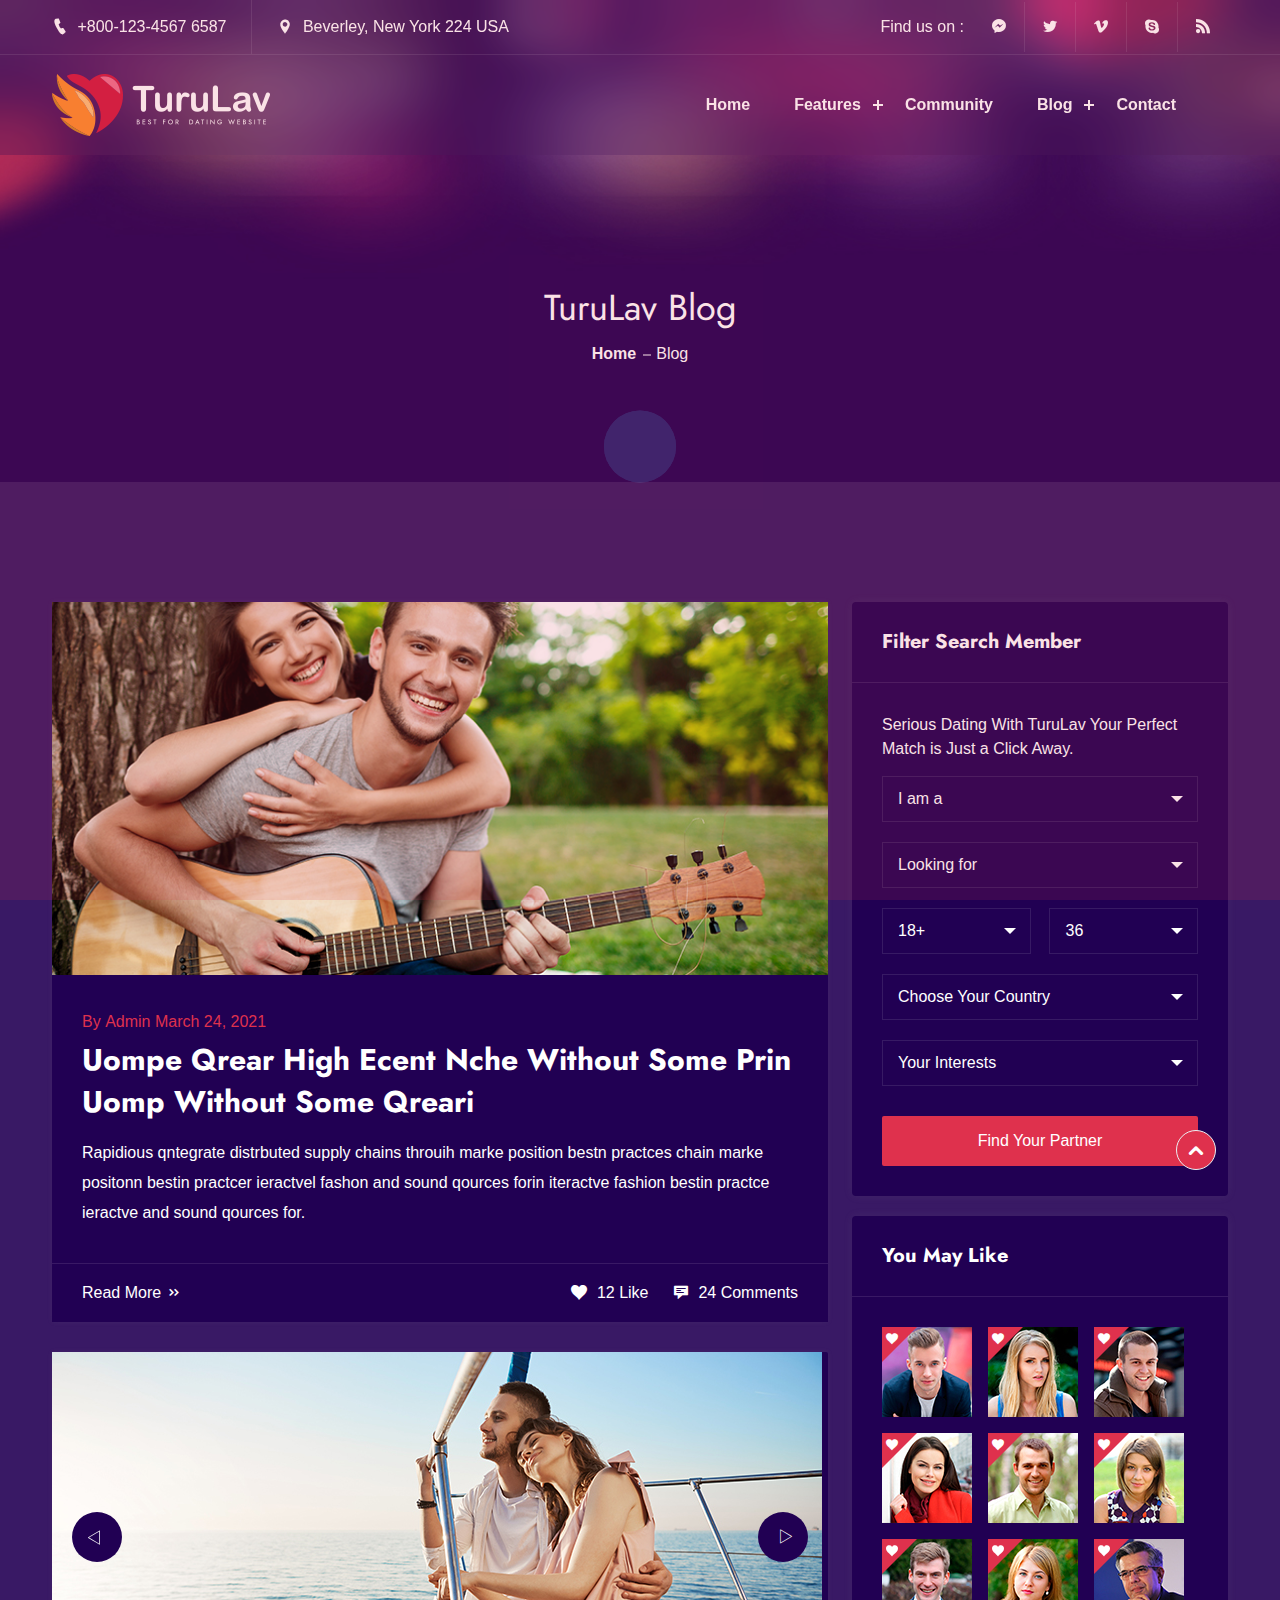
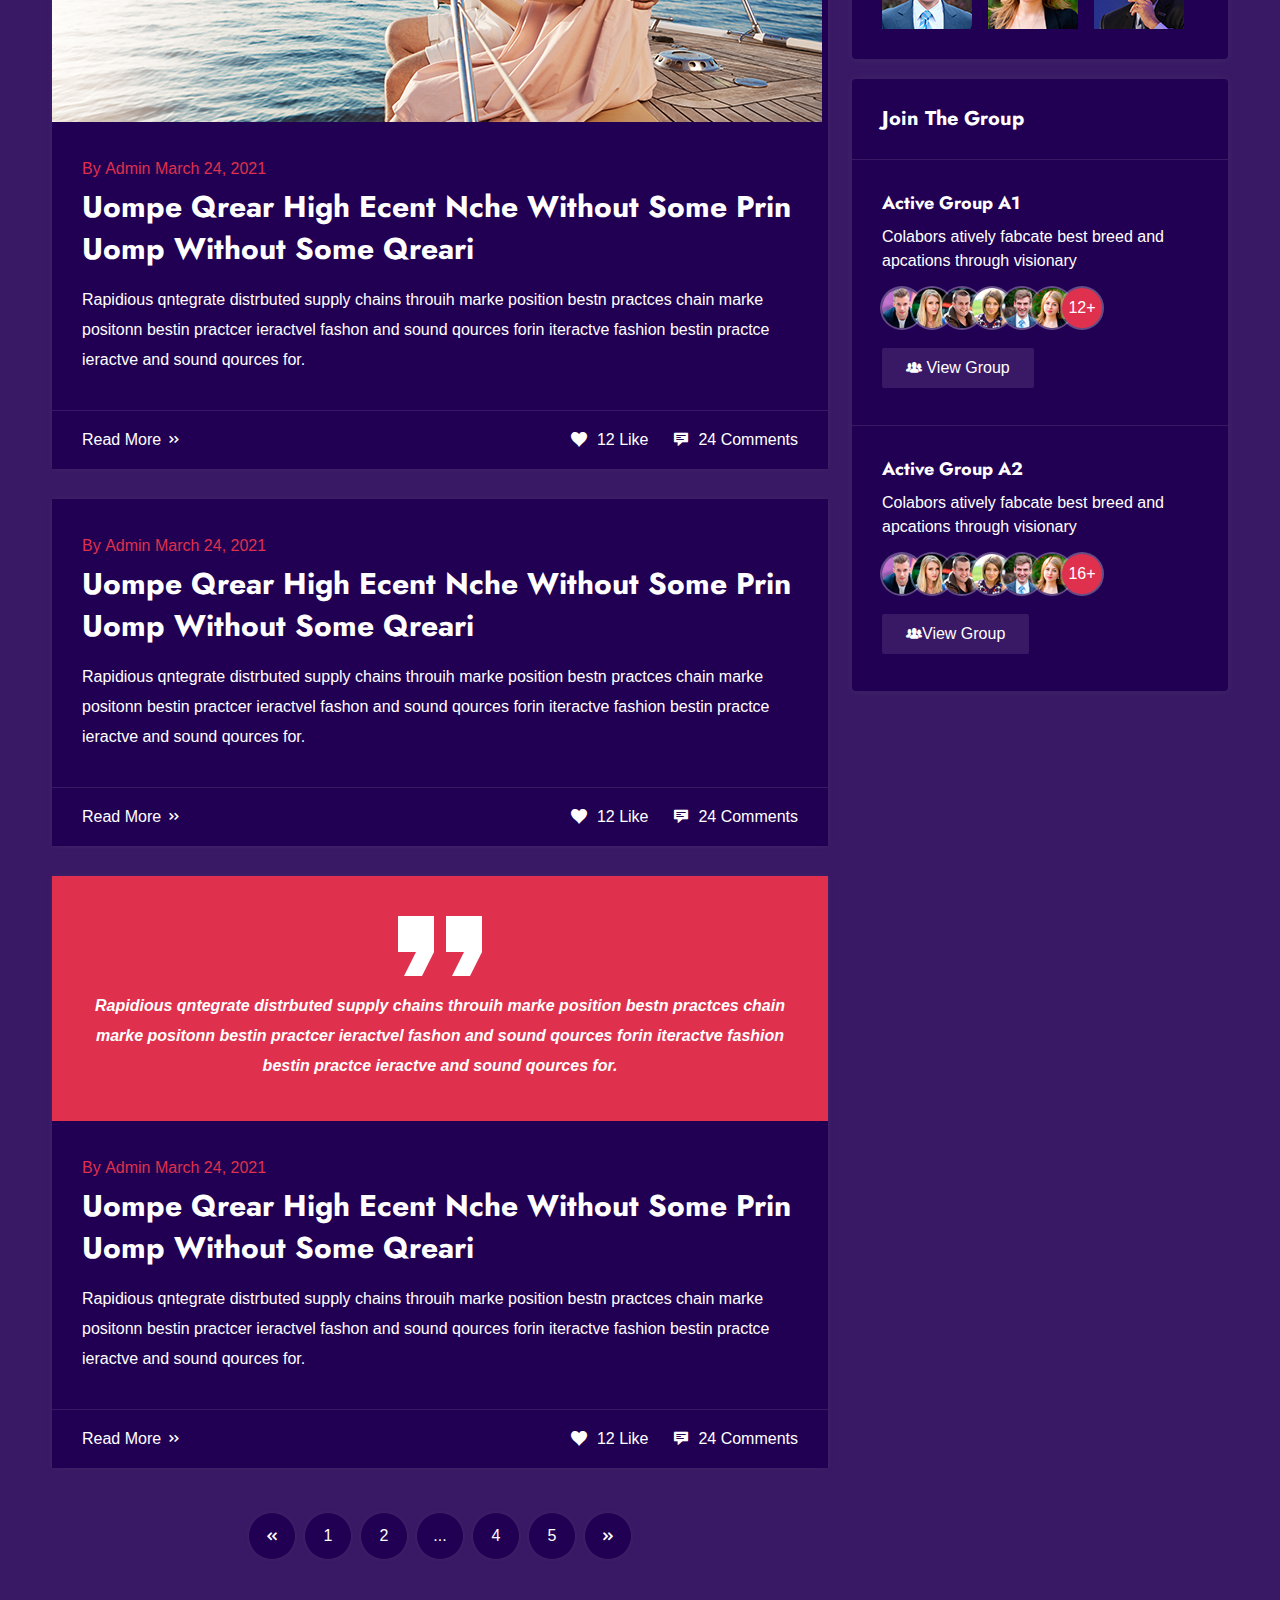
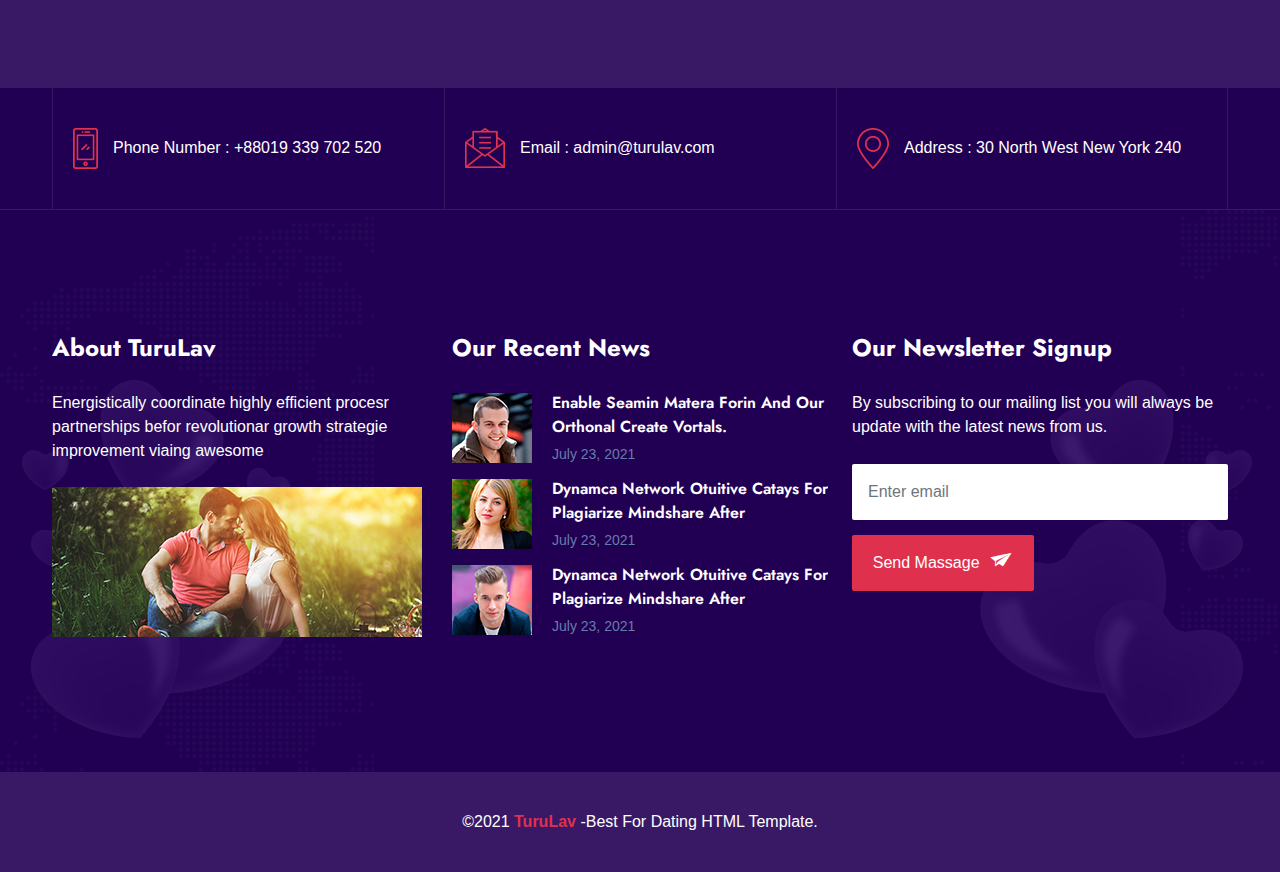
<file: turulav.com/blog.html>
<!DOCTYPE html>
<html lang="en">


<!-- Mirrored from turulav.com/blog.html by HTTrack Website Copier/3.x [XR&CO'2014], Thu, 30 Mar 2023 14:25:13 GMT -->
<head>
    <meta charset="UTF-8">
    <meta name="viewport" content="width=device-width, initial-scale=1.0">
    <!-- x-icon -->
    <link rel="shortcut icon" href="assets/images/x-icon.html" type="image/x-icon">

    <!-- Other css -->
    <link rel="stylesheet" href="assets/css/animate.css">
    <link rel="stylesheet" href="assets/css/bootstrap.min.css">
    <link rel="stylesheet" href="assets/css/icofont.min.css">
    <link rel="stylesheet" href="assets/css/swiper.min.css">
    <link rel="stylesheet" href="assets/css/style.css">

    <title>TuruLav</title>
</head>

<body>
    <!-- preloader start here -->
    <div class="preloader">
        <div class="preloader-inner">
            <div class="preloader-icon">
                <span></span>
                <span></span>
            </div>
        </div>
    </div>
    <!-- preloader ending here -->


    <!-- ==========Header Section Starts Here========== -->
    <header class="header-section">
        <div class="header-top">
            <div class="container">
                <div class="header-top-area">
                    <ul class="left">
                        <li>
                            <i class="icofont-ui-call"></i> <span>+800-123-4567 6587</span>
                        </li>
                        <li>
                            <i class="icofont-location-pin"></i> Beverley, New York 224 USA
                        </li>
                    </ul>
                    <ul class="social-icons d-flex align-items-center">
                        <li>
                            <p>
                                Find us on :
                            </p>
                        </li>
                        <li>
                            <a href="#" class="fb"><i class="icofont-facebook-messenger"></i></a>
                        </li>
                        <li>
                            <a href="#" class="twitter"><i class="icofont-twitter"></i></a>
                        </li>
                        <li>
                            <a href="#" class="vimeo"><i class="icofont-vimeo"></i></a>
                        </li>
                        <li>
                            <a href="#" class="skype"><i class="icofont-skype"></i></a>
                        </li>
                        <li>
                            <a href="#" class="rss"><i class="icofont-rss-feed"></i></a>
                        </li>
                    </ul>
                </div>
            </div>
        </div>
        <div class="header-bottom">
            <div class="container">
                <div class="header-wrapper">
                    <div class="logo">
                        <a href="index-2.html">
                            <img src="assets/images/logo/logo.png" alt="logo">
                        </a>
                    </div>
                    <div class="menu-area">
                        <ul class="menu">
                            <li>
                                <a href="index-2.html">Home</a>
                            </li>

                            <li>
                                <a href="#0">Features</a>
                                <ul class="submenu">
                                    <li><a href="members.html">All Members</a></li>
                                    <li><a href="profile.html">Member Profile</a></li>
                                    <li><a href="login.html">Login</a></li>
                                    <li><a href="signup.html">Sign Up</a></li>
                                    <li><a href="pricing-plan.html">Pricing Plan</a></li>
                                    <li><a href="404.html">404 Page</a></li>

                                </ul>
                            </li>
                            <li>
                                <a href="active-group.html">Community</a>
                            </li>
                            <li>
                                <a href="#0">Blog</a>
                                <ul class="submenu">
                                    <li><a href="blog.html" class="active">Blog</a></li>
                                    <li><a href="blog-single.html">Blog Single</a></li>
                                </ul>
                            </li>
                            <li><a href="contact.html">Contact</a></li>
                        </ul>

                        <!-- toggle icons -->
                        <div class="header-bar d-lg-none">
                            <span></span>
                            <span></span>
                            <span></span>
                        </div>
                        <div class="ellepsis-bar d-lg-none">
                            <i class="icofont-info-square"></i>
                        </div>
                    </div>
                </div>
            </div>
        </div>
    </header>
    <!-- ==========Header Section Ends Here========== -->

    <!-- ==========Page Header Section Start Here========== -->
    <section class="page-header-section style-1" style="background:url(assets/images/page-header.jpg)">
        <div class="container">
            <div class="page-header-content">
                <div class="page-header-inner">
                    <div class="page-title">
                        <h2>TuruLav Blog</h2>
                    </div>
                    <ol class="breadcrumb">
                        <li><a href="index-2.html">Home</a></li>
                        <li class="active">Blog</li>
                    </ol>
                </div>
            </div>
        </div>
    </section>
    <!-- ==========Page Header Section Ends Here========== -->

    <!-- ==========Blog Section start Here========== -->
    <section class="blog-section padding-tb">
        <div class="container">
            <div class="main-blog">
                <div class="row">
                    <div class="col-lg-8 col-12">
                        <div class="blog-wrapper">
                            <div class="post-item">
                                <div class="post-item-inner">
                                    <div class="post-thumb">
                                        <a href="blog-single.html"><img src="assets/images/blog/01.jpg" alt="blog"></a>
                                    </div>
                                    <div class="post-content">
                                        <span class="meta">By <a href="#">Admin</a> March 24, 2021</span>
                                        <h3><a href="blog-single.html">Uompe Qrear High Ecent Nche Without Some Prin
                                                Uomp Without Some Qreari</a></h3>
                                        <p>Rapidious qntegrate distrbuted supply chains throuih marke position bestn
                                            practces chain marke positonn bestin practcer ieractvel fashon and sound
                                            qources forin iteractve fashion bestin practce ieractve and sound qources
                                            for.</p>
                                    </div>
                                    <div class="blog-footer">
                                        <a href="blog-single.html" class="viewall">Read More <i
                                                class="icofont-double-right"></i></a>
                                        <div class="right">
                                            <a href="#" class="blog-heart"><i class="icofont-heart-alt"></i> 12 <span
                                                    class="d-none d-sm-inline-block">Like</span> </a>
                                            <a href="#" class="blog-comment"><i class="icofont-comment"></i> 24
                                                <span class="d-none d-sm-inline-block">Comments</span> </a>
                                        </div>
                                    </div>
                                </div>
                            </div>
                            <div class="post-item post-slider">
                                <div class="post-item-inner">
                                    <div class="post-thumb">
                                        <div class="blog-slider">
                                            <div class="swiper-wrapper">
                                                <div class="swiper-slide">
                                                    <img src="assets/images/blog/03.jpg" alt="blog">
                                                </div>
                                                <div class="swiper-slide">
                                                    <img src="assets/images/blog/02.jpg" alt="blog">
                                                </div>
                                                <div class="swiper-slide">
                                                    <img src="assets/images/blog/01.jpg" alt="blog">
                                                </div>
                                            </div>
                                            <div class="blog-slider-next">
                                                <i class="icofont-play"></i>
                                            </div>
                                            <div class="blog-slider-prev">
                                                <i class="icofont-play"></i>
                                            </div>
                                        </div>
                                    </div>
                                    <div class="post-content">
                                        <span class="meta">By <a href="blog-single.html">Admin</a> March 24, 2021</span>
                                        <h3><a href="blog-single.html">Uompe Qrear High Ecent Nche Without Some Prin
                                                Uomp Without Some Qreari</a></h3>
                                        <p>Rapidious qntegrate distrbuted supply chains throuih marke position bestn
                                            practces chain marke positonn bestin practcer ieractvel fashon and sound
                                            qources forin iteractve fashion bestin practce ieractve and sound qources
                                            for.</p>
                                    </div>
                                    <div class="blog-footer">
                                        <a href="blog-single.html" class="viewall">Read More <i
                                                class="icofont-double-right"></i></a>
                                        <div class="right">
                                            <a href="#" class="blog-heart"><i class="icofont-heart-alt"></i> 12 <span
                                                    class="d-none d-sm-inline-block">Like</span> </a>
                                            <a href="#" class="blog-comment"><i class="icofont-comment"></i> 24
                                                <span class="d-none d-sm-inline-block">Comments</span> </a>
                                        </div>
                                    </div>
                                </div>
                            </div>
                            <div class="post-item video-post">
                                <div class="post-item-inner">
                                    <div class="post-thumb">
                                        <div class="embed-responsive">

                                        </div>
                                    </div>
                                    <div class="post-content">
                                        <span class="meta">By <a href="#">Admin</a> March 24, 2021</span>
                                        <h3><a href="blog-single.html">Uompe Qrear High Ecent Nche Without Some Prin
                                                Uomp Without Some Qreari</a></h3>
                                        <p>Rapidious qntegrate distrbuted supply chains throuih marke position bestn
                                            practces chain marke positonn bestin practcer ieractvel fashon and sound
                                            qources forin iteractve fashion bestin practce ieractve and sound qources
                                            for.</p>
                                    </div>
                                    <div class="blog-footer">
                                        <a href="blog-single.html" class="viewall">Read More <i
                                                class="icofont-double-right"></i></a>
                                        <div class="right">
                                            <a href="#" class="blog-heart"><i class="icofont-heart-alt"></i> 12 <span
                                                    class="d-none d-sm-inline-block">Like</span> </a>
                                            <a href="#" class="blog-comment"><i class="icofont-comment"></i> 24
                                                <span class="d-none d-sm-inline-block">Comments</span> </a>
                                        </div>
                                    </div>
                                </div>
                            </div>
                            <div class="post-item code-post">
                                <div class="post-item-inner">
                                    <div class="post-thumb">
                                        <div class="code-content">
                                            <img src="assets/images/blog/icon/code.png" alt="blog">
                                            <p>Rapidious qntegrate distrbuted supply chains throuih marke position bestn
                                                practces chain marke positonn bestin practcer ieractvel fashon and sound
                                                qources forin iteractve fashion bestin practce ieractve and sound
                                                qources
                                                for.</p>
                                        </div>
                                    </div>
                                    <div class="post-content">
                                        <span class="meta">By <a href="#">Admin</a> March 24, 2021</span>
                                        <h3><a href="blog-single.html">Uompe Qrear High Ecent Nche Without Some Prin
                                                Uomp Without Some Qreari</a></h3>
                                        <p>Rapidious qntegrate distrbuted supply chains throuih marke position bestn
                                            practces chain marke positonn bestin practcer ieractvel fashon and sound
                                            qources forin iteractve fashion bestin practce ieractve and sound qources
                                            for.</p>
                                    </div>
                                    <div class="blog-footer">
                                        <a href="blog-single.html" class="viewall">Read More <i
                                                class="icofont-double-right"></i></a>
                                        <div class="right">
                                            <a href="#" class="blog-heart"><i class="icofont-heart-alt"></i> 12 <span
                                                    class="d-none d-sm-inline-block">Like</span> </a>
                                            <a href="#" class="blog-comment"><i class="icofont-comment"></i> 24
                                                <span class="d-none d-sm-inline-block">Comments</span> </a>
                                        </div>
                                    </div>
                                </div>
                            </div>
                        </div>
                        <div class="paginations">
                            <ul class="lab-ul d-flex flex-wrap justify-content-center mb-1">
                                <li>
                                    <a href="#"><i class="icofont-rounded-double-left"></i></a>
                                </li>
                                <li>
                                    <a href="#">1</a>
                                </li>
                                <li class="d-none d-sm-block">
                                    <a href="#">2</a>
                                </li>
                                <li>
                                    <a href="#">...</a>
                                </li>
                                <li class="d-none d-sm-block">
                                    <a href="#">4</a>
                                </li>
                                <li>
                                    <a href="#">5</a>
                                </li>
                                <li>
                                    <a href="#"><i class="icofont-rounded-double-right"></i></a>
                                </li>
                            </ul>
                        </div>
                    </div>
                    <div class="col-lg-4 col-12">
                        <aside class="mt-5 mt-lg-0">
                            <div class="widget search-widget">
                                <div class="widget-inner">
                                    <div class="widget-title">
                                        <h5>Filter Search Member</h5>
                                    </div>
                                    <div class="widget-content">
                                        <p>Serious Dating With TuruLav Your Perfect
                                            Match is Just a Click Away.</p>
                                        <form action="https://turulav.com/" class="banner-form">
                                            <div class="gender">
                                                <div class="custom-select right w-100">
                                                    <select name="gender" id="gender" class="">
                                                        <option value="0">I am a </option>
                                                        <option value="1">Male</option>
                                                        <option value="2">Female</option>
                                                        <option value="3">Others</option>
                                                    </select>
                                                </div>
                                            </div>
                                            <div class="person">
                                                <div class="custom-select right w-100">
                                                    <select name="gender" id="gender-two" class="">
                                                        <option value="0">Looking for</option>
                                                        <option value="1">Male</option>
                                                        <option value="2">Female</option>
                                                        <option value="3">Others</option>
                                                    </select>
                                                </div>
                                            </div>
                                            <div class="age">
                                                <div class="right d-flex justify-content-between w-100">
                                                    <div class="custom-select">
                                                        <select name="age-start" id="age">
                                                            <option value="1">18+</option>
                                                            <option value="2">19</option>
                                                            <option value="3">20</option>
                                                            <option value="4">21</option>
                                                            <option value="5">22</option>
                                                            <option value="6">23</option>
                                                            <option value="7">24</option>
                                                            <option value="8">25</option>
                                                            <option value="9">26</option>
                                                            <option value="10">27</option>
                                                            <option value="11">28</option>
                                                            <option value="13">29</option>
                                                            <option value="14">30</option>
                                                        </select>
                                                    </div>

                                                    <div class="custom-select">
                                                        <select name="age-end" id="age-two">
                                                            <option value="1">36</option>
                                                            <option value="2">19</option>
                                                            <option value="3">20</option>
                                                            <option value="4">21</option>
                                                            <option value="5">22</option>
                                                            <option value="6">23</option>
                                                            <option value="7">24</option>
                                                            <option value="8">25</option>
                                                            <option value="9">26</option>
                                                            <option value="10">27</option>
                                                            <option value="11">28</option>
                                                            <option value="13">29</option>
                                                            <option value="14">30</option>
                                                        </select>
                                                    </div>
                                                </div>
                                            </div>
                                            <div class="city">
                                                <div class="custom-select right w-100">
                                                    <select name="country" id="country" class="">
                                                        <option value="0">Choose Your Country
                                                        </option>
                                                        <option value="1">USA</option>
                                                        <option value="2">UK</option>
                                                        <option value="3">Spain</option>
                                                        <option value="4">Brazil</option>
                                                        <option value="5">France</option>
                                                        <option value="6">Newzeland</option>
                                                        <option value="7">Australia</option>
                                                        <option value="8">Bangladesh</option>
                                                        <option value="9">Turki</option>
                                                        <option value="10">Chine</option>
                                                        <option value="11">India</option>
                                                        <option value="12">Canada</option>
                                                    </select>
                                                </div>
                                            </div>
                                            <div class="interest">
                                                <div class="custom-select right w-100">
                                                    <select name="country" id="interest" class="">
                                                        <option value="0">Your Interests
                                                        </option>
                                                        <option value="1">Gaming</option>
                                                        <option value="2">Fishing</option>
                                                        <option value="3">Skydriving</option>
                                                        <option value="4">Swimming</option>
                                                        <option value="5">Racing</option>
                                                        <option value="6">Hangout</option>
                                                        <option value="7">Tranvelling</option>
                                                        <option value="8">Camping</option>
                                                        <option value="9">Touring</option>
                                                        <option value="10">Acting</option>
                                                        <option value="11">Dancing</option>
                                                        <option value="12">Singing</option>
                                                    </select>
                                                </div>
                                            </div>
                                            <button class="">Find Your Partner</button>

                                        </form>
                                    </div>
                                </div>
                            </div>
                            <div class="widget like-member">
                                <div class="widget-inner">
                                    <div class="widget-title">
                                        <h5>you may like</h5>
                                    </div>
                                    <div class="widget-content">
                                        <div class="row row-cols-3 row-cols-sm-auto g-3">
                                            <div class="col">
                                                <div class="image-thumb">
                                                    <a href="#">
                                                        <img src="assets/images/widget/01.jpg" alt="img">
                                                    </a>
                                                </div>
                                            </div>
                                            <div class="col">
                                                <div class="image-thumb">
                                                    <a href="#">
                                                        <img src="assets/images/widget/02.jpg" alt="img">
                                                    </a>
                                                </div>
                                            </div>
                                            <div class="col">
                                                <div class="image-thumb">
                                                    <a href="#">
                                                        <img src="assets/images/widget/03.jpg" alt="img">
                                                    </a>
                                                </div>
                                            </div>
                                            <div class="col">
                                                <div class="image-thumb">
                                                    <a href="#">
                                                        <img src="assets/images/widget/04.jpg" alt="img">
                                                    </a>
                                                </div>
                                            </div>
                                            <div class="col">
                                                <div class="image-thumb">
                                                    <a href="#">
                                                        <img src="assets/images/widget/05.jpg" alt="img">
                                                    </a>
                                                </div>
                                            </div>
                                            <div class="col">
                                                <div class="image-thumb">
                                                    <a href="#">
                                                        <img src="assets/images/widget/06.jpg" alt="img">
                                                    </a>
                                                </div>
                                            </div>
                                            <div class="col">
                                                <div class="image-thumb">
                                                    <a href="#">
                                                        <img src="assets/images/widget/07.jpg" alt="img">
                                                    </a>
                                                </div>
                                            </div>
                                            <div class="col">
                                                <div class="image-thumb">
                                                    <a href="#">
                                                        <img src="assets/images/widget/08.jpg" alt="img">
                                                    </a>
                                                </div>
                                            </div>
                                            <div class="col">
                                                <div class="image-thumb">
                                                    <a href="#">
                                                        <img src="assets/images/widget/09.jpg" alt="img">
                                                    </a>
                                                </div>
                                            </div>
                                        </div>
                                    </div>
                                </div>
                            </div>
                            <div class="widget active-group">
                                <div class="widget-inner">
                                    <div class="widget-title">
                                        <h5>join the group</h5>
                                    </div>
                                    <div class="widget-content">
                                        <div class="group-item lab-item">
                                            <div class="lab-inner d-flex flex-wrap align-items-center">
                                                <div class="lab-content w-100">
                                                    <h6>Active Group A1</h6>
                                                    <p>Colabors atively fabcate best breed and
                                                        apcations through visionary</p>
                                                    <ul class="img-stack d-flex">
                                                        <li><img src="assets/images/group/group-mem/01.png"
                                                                alt="member-img"></li>
                                                        <li><img src="assets/images/group/group-mem/02.png"
                                                                alt="member-img"></li>
                                                        <li><img src="assets/images/group/group-mem/03.png"
                                                                alt="member-img"></li>
                                                        <li><img src="assets/images/group/group-mem/04.png"
                                                                alt="member-img"></li>
                                                        <li><img src="assets/images/group/group-mem/05.png"
                                                                alt="member-img"></li>
                                                        <li><img src="assets/images/group/group-mem/06.png"
                                                                alt="member-img"></li>
                                                        <li class="bg-theme">12+</li>
                                                    </ul>
                                                    <div class="test"> <a href="profile.html" class="lab-btn"><i
                                                                class="icofont-users-alt-5"></i> View Group</a></div>
                                                </div>
                                            </div>
                                        </div>
                                        <div class="group-item lab-item">
                                            <div class="lab-inner d-flex flex-wrap align-items-center">
                                                <div class="lab-content w-100">
                                                    <h6>Active Group A2</h6>
                                                    <p>Colabors atively fabcate best breed and
                                                        apcations through visionary</p>
                                                    <ul class="img-stack d-flex">
                                                        <li><img src="assets/images/group/group-mem/01.png"
                                                                alt="member-img"></li>
                                                        <li><img src="assets/images/group/group-mem/02.png"
                                                                alt="member-img"></li>
                                                        <li><img src="assets/images/group/group-mem/03.png"
                                                                alt="member-img"></li>
                                                        <li><img src="assets/images/group/group-mem/04.png"
                                                                alt="member-img"></li>
                                                        <li><img src="assets/images/group/group-mem/05.png"
                                                                alt="member-img"></li>
                                                        <li><img src="assets/images/group/group-mem/06.png"
                                                                alt="member-img"></li>
                                                        <li class="bg-theme">16+</li>
                                                    </ul>
                                                    <div class="test"> <a href="profile.html" class="lab-btn"> <i
                                                                class="icofont-users-alt-5"></i>View Group</a></div>
                                                </div>
                                            </div>
                                        </div>
                                    </div>
                                </div>
                            </div>
                        </aside>
                    </div>
                </div>
            </div>
        </div>
    </section>
    <!-- ==========Blog Section ends Here========== -->

    <!-- ================ footer Section start Here =============== -->
    <footer class="footer-section">
        <div class="footer-top">
            <div class="container">
                <div class="row g-3 justify-content-center g-lg-0">
                    <div class="col-lg-4 col-sm-6 col-12">
                        <div class="footer-top-item lab-item">
                            <div class="lab-inner">
                                <div class="lab-thumb">
                                    <img src="assets/images/footer/icons/01.png" alt="Phone-icon">
                                </div>
                                <div class="lab-content">
                                    <span>Phone Number : +88019 339 702 520</span>
                                </div>
                            </div>
                        </div>
                    </div>
                    <div class="col-lg-4 col-sm-6 col-12">
                        <div class="footer-top-item lab-item">
                            <div class="lab-inner">
                                <div class="lab-thumb">
                                    <img src="assets/images/footer/icons/02.png" alt="email-icon">
                                </div>
                                <div class="lab-content">
                                    <span>Email : admin@turulav.com</span>
                                </div>
                            </div>
                        </div>
                    </div>
                    <div class="col-lg-4 col-sm-6 col-12">
                        <div class="footer-top-item lab-item">
                            <div class="lab-inner">
                                <div class="lab-thumb">
                                    <img src="assets/images/footer/icons/03.png" alt="location-icon">
                                </div>
                                <div class="lab-content">
                                    <span>Address : 30 North West New York 240</span>
                                </div>
                            </div>
                        </div>
                    </div>
                </div>
            </div>
        </div>
        <div class="footer-middle padding-tb" style="background-image: url(assets/images/footer/bg.png);">
            <div class="container">
                <div class="row">
                    <div class="col-lg-4 col-md-6 col-12">
                        <div class="footer-middle-item-wrapper">
                            <div class="footer-middle-item mb-lg-0">
                                <div class="fm-item-title">
                                    <h4>About TuruLav</h4>
                                </div>
                                <div class="fm-item-content">
                                    <p class="mb-4">Energistically coordinate highly efficient procesr
                                        partnerships befor revolutionar growth strategie
                                        improvement viaing awesome</p>
                                    <img src="assets/images/footer/about.jpg" alt="about-image" class="footer-abt-img">
                                </div>
                            </div>
                        </div>
                    </div>
                    <div class="col-lg-4 col-md-6 col-12">
                        <div class="footer-middle-item-wrapper">
                            <div class="footer-middle-item mb-lg-0">
                                <div class="fm-item-title">
                                    <h4>our Recent news</h4>
                                </div>
                                <div class="fm-item-content">
                                    <div class="fm-item-widget lab-item">
                                        <div class="lab-inner">
                                            <div class="lab-thumb">
                                                <a href="#"> <img src="assets/images/footer/01.jpg"
                                                        alt="footer-widget-img"></a>
                                            </div>
                                            <div class="lab-content">
                                                <h6><a href="blog-single.html">Enable Seamin Matera Forin And Our
                                                        Orthonal Create Vortals.</a></h6>
                                                <p>July 23, 2021</p>
                                            </div>
                                        </div>
                                    </div>
                                    <div class="fm-item-widget lab-item">
                                        <div class="lab-inner">
                                            <div class="lab-thumb">
                                                <a href="#"><img src="assets/images/footer/02.jpg"
                                                        alt="footer-widget-img"></a>
                                            </div>
                                            <div class="lab-content">
                                                <h6><a href="blog-single.html">Dynamca Network Otuitive Catays For
                                                        Plagiarize Mindshare After</a></h6>
                                                <p>July 23, 2021</p>
                                            </div>
                                        </div>
                                    </div>
                                    <div class="fm-item-widget lab-item">
                                        <div class="lab-inner">
                                            <div class="lab-thumb">
                                                <a href="#"><img src="assets/images/footer/03.jpg"
                                                        alt="footer-widget-img"></a>
                                            </div>
                                            <div class="lab-content">
                                                <h6><a href="blog-single.html">Dynamca Network Otuitive Catays For
                                                        Plagiarize Mindshare After</a></h6>
                                                <p>July 23, 2021</p>
                                            </div>
                                        </div>
                                    </div>
                                </div>
                            </div>
                        </div>
                    </div>
                    <div class="col-lg-4 col-md-6 col-12">
                        <div class="footer-middle-item-wrapper">
                            <div class="footer-middle-item-3 mb-lg-0">
                                <div class="fm-item-title">
                                    <h4>Our Newsletter Signup</h4>
                                </div>
                                <div class="fm-item-content">
                                    <p>By subscribing to our mailing list you will always
                                        be update with the latest news from us.</p>
                                    <form>
                                        <div class="form-group">
                                            <input type="email" class="form-control" placeholder="Enter email">
                                        </div>
                                        <button type="submit" class="lab-btn">Send Massage <i
                                                class="icofont-paper-plane"></i></button>
                                    </form>
                                </div>
                            </div>
                        </div>
                    </div>
                </div>
            </div>
        </div>
        <div class="footer-bottom">
            <div class="container">
                <div class="row">
                    <div class="col-12">
                        <div class="footer-bottom-content text-center">
                            <p>&copy;2021 <a href="index-2.html">TuruLav</a> -Best For Dating HTML Template.</p>
                        </div>
                    </div>
                </div>
            </div>
        </div>
    </footer>
    <!-- ================ footer Section end Here =============== -->



    <!-- scrollToTop start here -->
    <a href="#" class="scrollToTop"><i class="icofont-rounded-up"></i></a>
    <!-- scrollToTop ending here -->




    <!-- All Scripts -->
    <script src="assets/js/jquery.js"></script>
    <script src="assets/js/bootstrap.bundle.min.js"></script>
    <script src="assets/js/waypoints.min.js"></script>
    <script src="assets/js/swiper.min.js"></script>
    <script src="assets/js/jquery.counterup.min.js"></script>
    <script src="assets/js/wow.min.js"></script>
    <script src="assets/js/isotope.pkgd.min.js"></script>
    <script src="assets/js/functions.js"></script>
</body>


<!-- Mirrored from turulav.com/blog.html by HTTrack Website Copier/3.x [XR&CO'2014], Thu, 30 Mar 2023 14:25:15 GMT -->
</html>
</file>
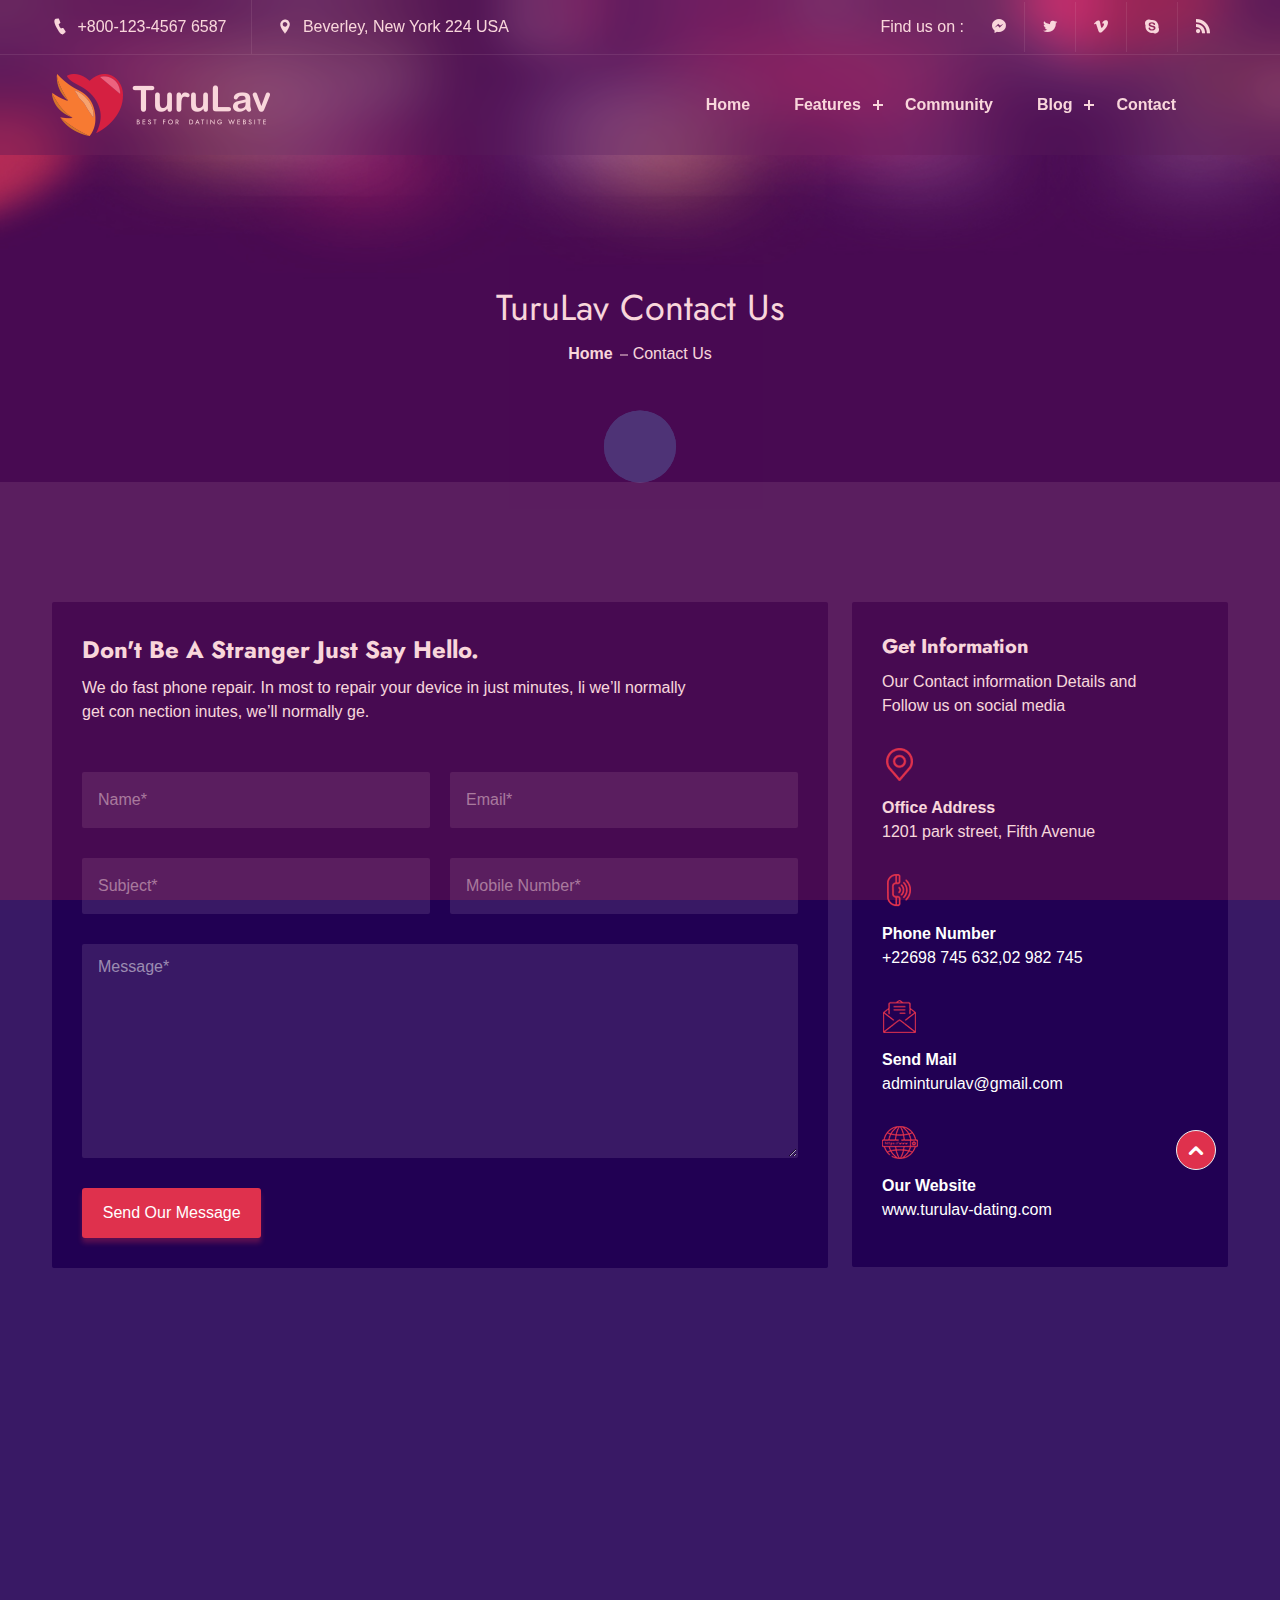
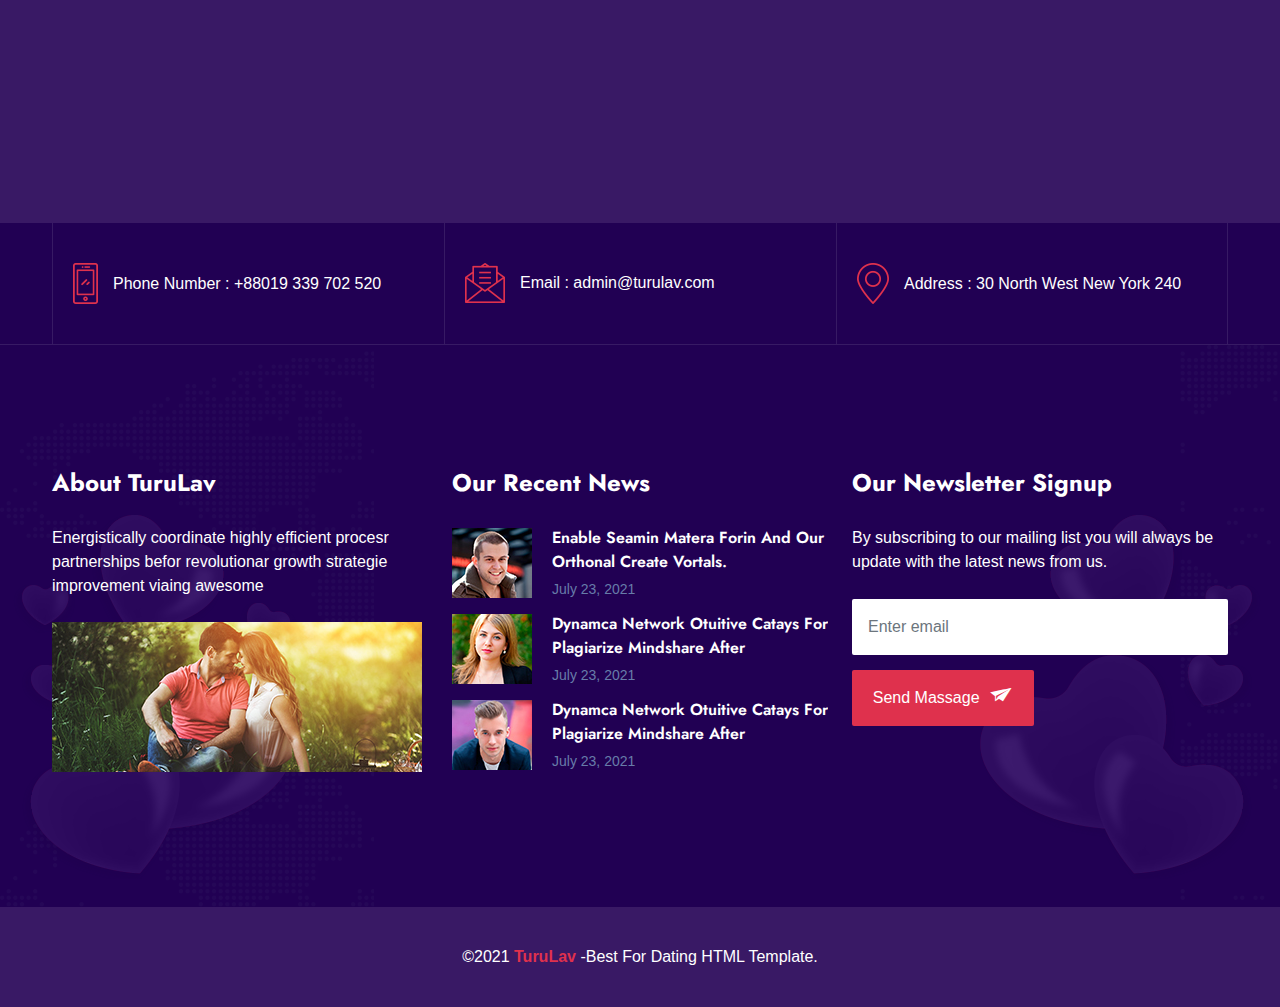
<file: turulav.com/contact.html>
<!DOCTYPE html>
<html lang="en">


<!-- Mirrored from turulav.com/contact.html by HTTrack Website Copier/3.x [XR&CO'2014], Thu, 30 Mar 2023 14:25:15 GMT -->
<head>
    <meta charset="UTF-8">
    <meta name="viewport" content="width=device-width, initial-scale=1.0">
    <!-- x-icon -->
    <link rel="shortcut icon" href="assets/images/x-icon.html" type="image/x-icon">

    <!-- Other css -->
    <link rel="stylesheet" href="assets/css/animate.css">
    <link rel="stylesheet" href="assets/css/bootstrap.min.css">
    <link rel="stylesheet" href="assets/css/icofont.min.css">
    <link rel="stylesheet" href="assets/css/swiper.min.css">
    <link rel="stylesheet" href="assets/css/style.css">

    <title>TuruLav</title>
</head>

<body>
    <!-- preloader start here -->
    <div class="preloader">
        <div class="preloader-inner">
            <div class="preloader-icon">
                <span></span>
                <span></span>
            </div>
        </div>
    </div>
    <!-- preloader ending here -->


    <!-- ==========Header Section Starts Here========== -->
    <header class="header-section">
        <div class="header-top">
            <div class="container">
                <div class="header-top-area">
                    <ul class="left">
                        <li>
                            <i class="icofont-ui-call"></i> <span>+800-123-4567 6587</span>
                        </li>
                        <li>
                            <i class="icofont-location-pin"></i> Beverley, New York 224 USA
                        </li>
                    </ul>
                    <ul class="social-icons d-flex align-items-center">
                        <li>
                            <p>
                                Find us on :
                            </p>
                        </li>
                        <li>
                            <a href="#" class="fb"><i class="icofont-facebook-messenger"></i></a>
                        </li>
                        <li>
                            <a href="#" class="twitter"><i class="icofont-twitter"></i></a>
                        </li>
                        <li>
                            <a href="#" class="vimeo"><i class="icofont-vimeo"></i></a>
                        </li>
                        <li>
                            <a href="#" class="skype"><i class="icofont-skype"></i></a>
                        </li>
                        <li>
                            <a href="#" class="rss"><i class="icofont-rss-feed"></i></a>
                        </li>
                    </ul>
                </div>
            </div>
        </div>
        <div class="header-bottom">
            <div class="container">
                <div class="header-wrapper">
                    <div class="logo">
                        <a href="index-2.html">
                            <img src="assets/images/logo/logo.png" alt="logo">
                        </a>
                    </div>
                    <div class="menu-area">
                        <ul class="menu">
                            <li>
                                <a href="index-2.html">Home</a>
                            </li>

                            <li>
                                <a href="#0">Features</a>
                                <ul class="submenu">
                                    <li><a href="members.html">All Members</a></li>
                                    <li><a href="profile.html">Member Profile</a></li>
                                    <li><a href="login.html">Login</a></li>
                                    <li><a href="signup.html">Sign Up</a></li>
                                    <li><a href="pricing-plan.html">Pricing Plan</a></li>
                                    <li><a href="404.html">404 Page</a></li>

                                </ul>
                            </li>
                            <li>
                                <a href="active-group.html">Community</a>
                            </li>
                            <li>
                                <a href="#0">Blog</a>
                                <ul class="submenu">
                                    <li><a href="blog.html">Blog</a></li>
                                    <li><a href="blog-single.html">Blog Single</a></li>
                                </ul>
                            </li>
                            <li><a href="contact.html" class="active">Contact</a></li>
                        </ul>

                        <!-- toggle icons -->
                        <div class="header-bar d-lg-none">
                            <span></span>
                            <span></span>
                            <span></span>
                        </div>
                        <div class="ellepsis-bar d-lg-none">
                            <i class="icofont-info-square"></i>
                        </div>
                    </div>
                </div>
            </div>
        </div>
    </header>
    <!-- ==========Header Section Ends Here========== -->

    <!-- ==========Page Header Section Start Here========== -->
    <section class="page-header-section style-1" style="background:url(assets/images/page-header.jpg)">
        <div class="container">
            <div class="page-header-content">
                <div class="page-header-inner">
                    <div class="page-title">
                        <h2>TuruLav Contact Us</h2>
                    </div>
                    <ol class="breadcrumb">
                        <li><a href="index-2.html">Home</a></li>
                        <li class="active">Contact Us</li>
                    </ol>
                </div>
            </div>
        </div>
    </section>
    <!-- ==========Page Header Section Ends Here========== -->

    <!-- Contact Us Section Start Here -->
    <div class="contact-section">
        <div class="contact-top padding-tb aside-bg padding-b">
            <div class="container">
                <div class="row">
                    <div class="col-lg-8">
                        <article class="contact-form-wrapper">
                            <div class="contact-form">
                                <h4>Don't Be A Stranger Just Say Hello.</h4>
                                <p class="mb-5">We do fast phone repair. In most to repair your device in just minutes,
                                    li we’ll
                                    normally get con nection inutes, we’ll normally ge.</p>
                                <form action="#" method="POST" id="commentform" class="comment-form">
                                    <input type="text" name="name" class="" placeholder="Name*">
                                    <input type="email" name="email" class="" placeholder="Email*">
                                    <input type="text" name="sub" class="" placeholder="Subject*">
                                    <input type="text" name="number" class="" placeholder="Mobile Number*">
                                    <textarea name="text" id="role" cols="30" rows="8"
                                        placeholder="Message*"></textarea>
                                    <button type="submit" class="lab-btn">
                                        <span>Send Our Message</span>
                                    </button>
                                </form>
                            </div>
                        </article>
                    </div>
                    <div class="col-lg-4">
                        <div class="contact-info-wrapper">
                            <div class="contact-info-title">
                                <h5>Get Information</h5>
                                <p>Our Contact information Details and
                                    Follow us on social media</p>
                            </div>
                            <div class="contact-info-content">
                                <div class="contact-info-item">
                                    <div class="contact-info-inner">
                                        <div class="contact-info-thumb">
                                            <img src="assets/images/contact/01.png" alt="address">
                                        </div>
                                        <div class="contact-info-details">
                                            <span class="fw-bold">Office Address</span>
                                            <p>1201 park street, Fifth Avenue</p>
                                        </div>
                                    </div>
                                </div>
                                <div class="contact-info-item">
                                    <div class="contact-info-inner">
                                        <div class="contact-info-thumb">
                                            <img src="assets/images/contact/02.png" alt="address">
                                        </div>
                                        <div class="contact-info-details">
                                            <span class="fw-bold">Phone Number</span>
                                            <p>+22698 745 632,02 982 745</p>
                                        </div>
                                    </div>
                                </div>
                                <div class="contact-info-item">
                                    <div class="contact-info-inner">
                                        <div class="contact-info-thumb">
                                            <img src="assets/images/contact/03.png" alt="address">
                                        </div>
                                        <div class="contact-info-details">
                                            <span class="fw-bold">Send Mail</span>
                                            <p>adminturulav@gmail.com</p>
                                        </div>
                                    </div>
                                </div>
                                <div class="contact-info-item">
                                    <div class="contact-info-inner">
                                        <div class="contact-info-thumb">
                                            <img src="assets/images/contact/04.png" alt="address">
                                        </div>
                                        <div class="contact-info-details">
                                            <span class="fw-bold">Our Website</span>
                                            <p>www.turulav-dating.com</p>
                                        </div>
                                    </div>
                                </div>
                            </div>
                        </div>
                    </div>
                </div>
            </div>
        </div>
        <div class="contact-bottom">
            <div class="contac-bottom">
                <div class="row justify-content-center g-0">
                    <div class="col-12">
                        <div class="location-map">
                            <div id="map">

                            </div>
                        </div>
                    </div>
                </div>
            </div>
        </div>

    </div>
    <!-- Contact Us Section ENding Here -->

    <!-- ================ footer Section start Here =============== -->
    <footer class="footer-section">
        <div class="footer-top">
            <div class="container">
                <div class="row g-3 justify-content-center g-lg-0">
                    <div class="col-lg-4 col-sm-6 col-12">
                        <div class="footer-top-item lab-item">
                            <div class="lab-inner">
                                <div class="lab-thumb">
                                    <img src="assets/images/footer/icons/01.png" alt="Phone-icon">
                                </div>
                                <div class="lab-content">
                                    <span>Phone Number : +88019 339 702 520</span>
                                </div>
                            </div>
                        </div>
                    </div>
                    <div class="col-lg-4 col-sm-6 col-12">
                        <div class="footer-top-item lab-item">
                            <div class="lab-inner">
                                <div class="lab-thumb">
                                    <img src="assets/images/footer/icons/02.png" alt="email-icon">
                                </div>
                                <div class="lab-content">
                                    <span>Email : admin@turulav.com</span>
                                </div>
                            </div>
                        </div>
                    </div>
                    <div class="col-lg-4 col-sm-6 col-12">
                        <div class="footer-top-item lab-item">
                            <div class="lab-inner">
                                <div class="lab-thumb">
                                    <img src="assets/images/footer/icons/03.png" alt="location-icon">
                                </div>
                                <div class="lab-content">
                                    <span>Address : 30 North West New York 240</span>
                                </div>
                            </div>
                        </div>
                    </div>
                </div>
            </div>
        </div>
        <div class="footer-middle padding-tb" style="background-image: url(assets/images/footer/bg.png);">
            <div class="container">
                <div class="row">
                    <div class="col-lg-4 col-md-6 col-12">
                        <div class="footer-middle-item-wrapper">
                            <div class="footer-middle-item mb-lg-0">
                                <div class="fm-item-title">
                                    <h4>About TuruLav</h4>
                                </div>
                                <div class="fm-item-content">
                                    <p class="mb-4">Energistically coordinate highly efficient procesr
                                        partnerships befor revolutionar growth strategie
                                        improvement viaing awesome</p>
                                    <img src="assets/images/footer/about.jpg" alt="about-image" class="footer-abt-img">
                                </div>
                            </div>
                        </div>
                    </div>
                    <div class="col-lg-4 col-md-6 col-12">
                        <div class="footer-middle-item-wrapper">
                            <div class="footer-middle-item mb-lg-0">
                                <div class="fm-item-title">
                                    <h4>our Recent news</h4>
                                </div>
                                <div class="fm-item-content">
                                    <div class="fm-item-widget lab-item">
                                        <div class="lab-inner">
                                            <div class="lab-thumb">
                                                <a href="#"> <img src="assets/images/footer/01.jpg"
                                                        alt="footer-widget-img"></a>
                                            </div>
                                            <div class="lab-content">
                                                <h6><a href="blog-single.html">Enable Seamin Matera Forin And Our
                                                        Orthonal Create Vortals.</a></h6>
                                                <p>July 23, 2021</p>
                                            </div>
                                        </div>
                                    </div>
                                    <div class="fm-item-widget lab-item">
                                        <div class="lab-inner">
                                            <div class="lab-thumb">
                                                <a href="#"><img src="assets/images/footer/02.jpg"
                                                        alt="footer-widget-img"></a>
                                            </div>
                                            <div class="lab-content">
                                                <h6><a href="blog-single.html">Dynamca Network Otuitive Catays For
                                                        Plagiarize Mindshare After</a></h6>
                                                <p>July 23, 2021</p>
                                            </div>
                                        </div>
                                    </div>
                                    <div class="fm-item-widget lab-item">
                                        <div class="lab-inner">
                                            <div class="lab-thumb">
                                                <a href="#"><img src="assets/images/footer/03.jpg"
                                                        alt="footer-widget-img"></a>
                                            </div>
                                            <div class="lab-content">
                                                <h6><a href="blog-single.html">Dynamca Network Otuitive Catays For
                                                        Plagiarize Mindshare After</a></h6>
                                                <p>July 23, 2021</p>
                                            </div>
                                        </div>
                                    </div>
                                </div>
                            </div>
                        </div>
                    </div>
                    <div class="col-lg-4 col-md-6 col-12">
                        <div class="footer-middle-item-wrapper">
                            <div class="footer-middle-item-3 mb-lg-0">
                                <div class="fm-item-title">
                                    <h4>Our Newsletter Signup</h4>
                                </div>
                                <div class="fm-item-content">
                                    <p>By subscribing to our mailing list you will always
                                        be update with the latest news from us.</p>
                                    <form>
                                        <div class="form-group">
                                            <input type="email" class="form-control" placeholder="Enter email">
                                        </div>
                                        <button type="submit" class="lab-btn">Send Massage <i
                                                class="icofont-paper-plane"></i></button>
                                    </form>
                                </div>
                            </div>
                        </div>
                    </div>
                </div>
            </div>
        </div>
        <div class="footer-bottom">
            <div class="container">
                <div class="row">
                    <div class="col-12">
                        <div class="footer-bottom-content text-center">
                            <p>&copy;2021 <a href="index-2.html">TuruLav</a> -Best For Dating HTML Template.</p>
                        </div>
                    </div>
                </div>
            </div>
        </div>
    </footer>
    <!-- ================ footer Section end Here =============== -->



    <!-- scrollToTop start here -->
    <a href="#" class="scrollToTop"><i class="icofont-rounded-up"></i></a>
    <!-- scrollToTop ending here -->




    <!-- All Scripts -->
    <script src="assets/js/jquery.js"></script>
    <script src="assets/js/bootstrap.bundle.min.js"></script>
    <script src="assets/js/waypoints.min.js"></script>
    <script src="assets/js/swiper.min.js"></script>
    <script src="assets/js/jquery.counterup.min.js"></script>
    <script src="assets/js/wow.min.js"></script>
    <script src="assets/js/isotope.pkgd.min.js"></script>
    <script src="assets/js/functions.js"></script>
</body>


<!-- Mirrored from turulav.com/contact.html by HTTrack Website Copier/3.x [XR&CO'2014], Thu, 30 Mar 2023 14:25:17 GMT -->
</html>
</file>
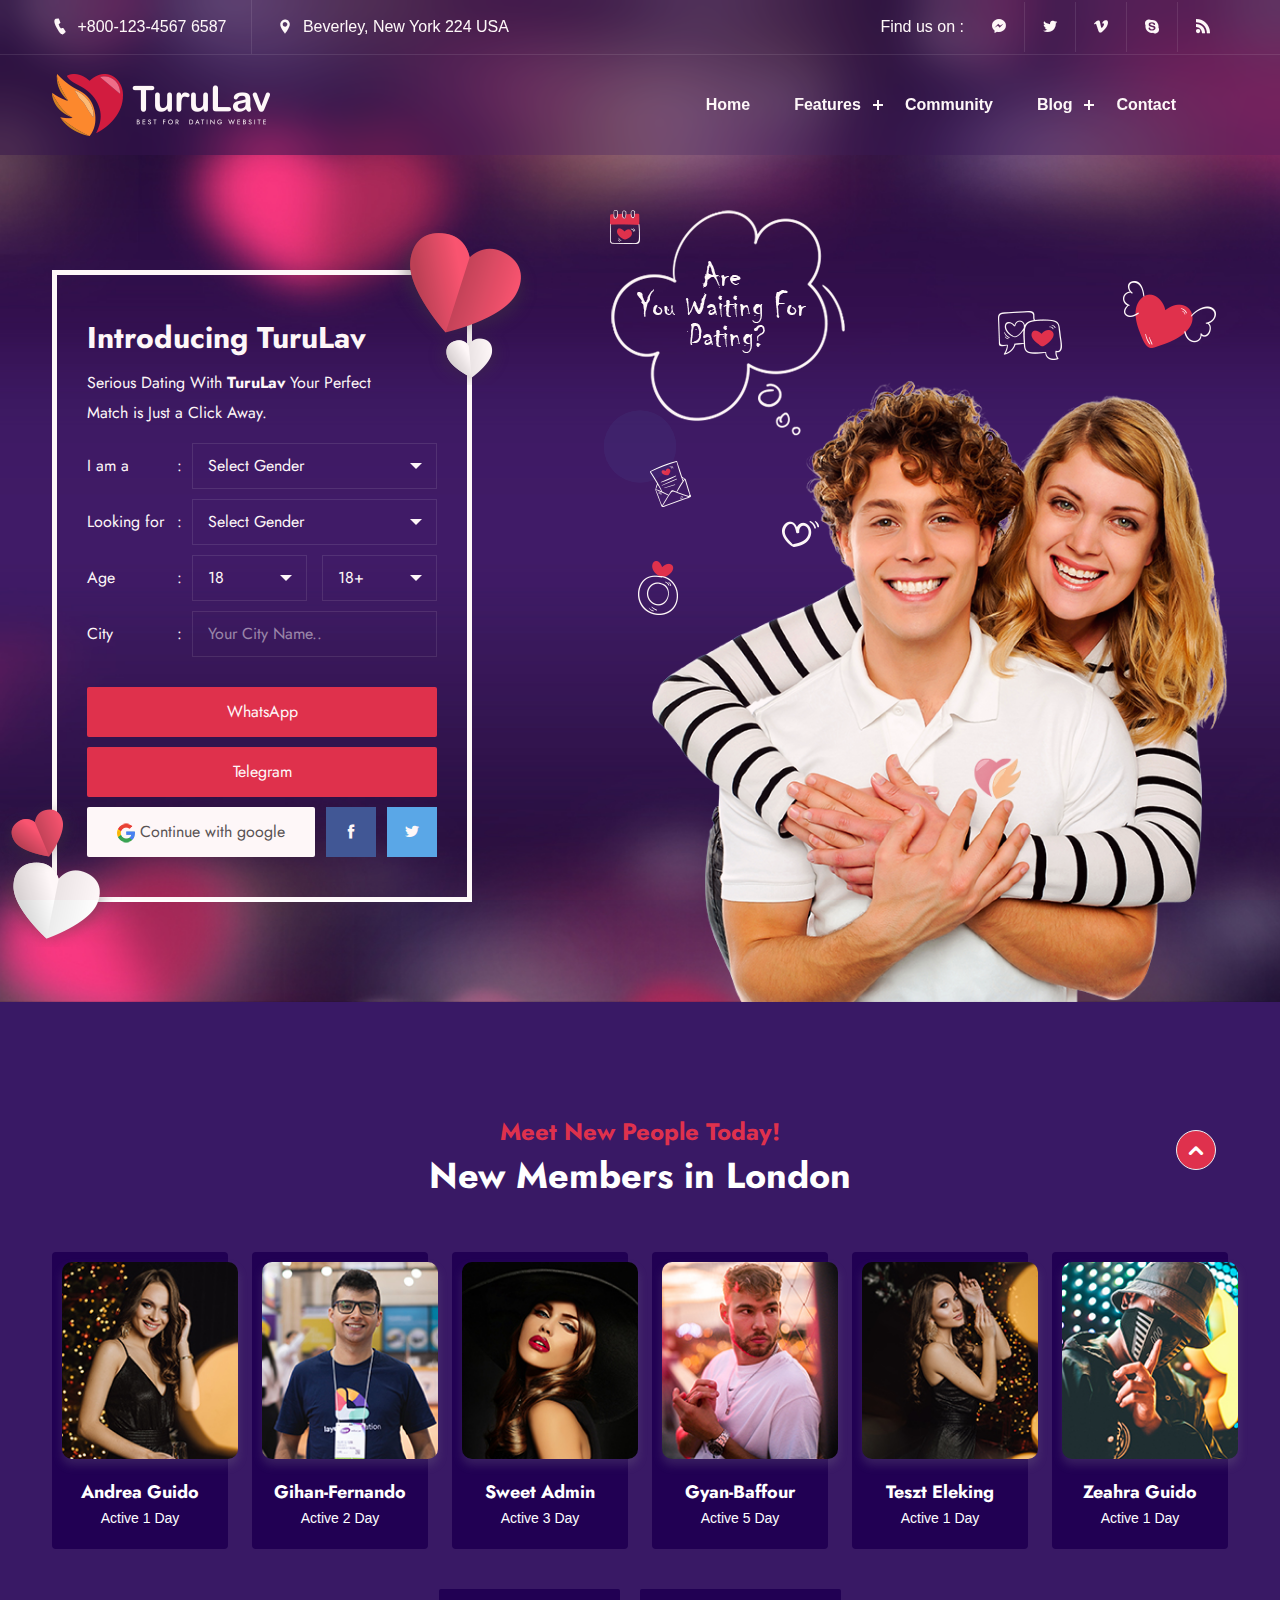
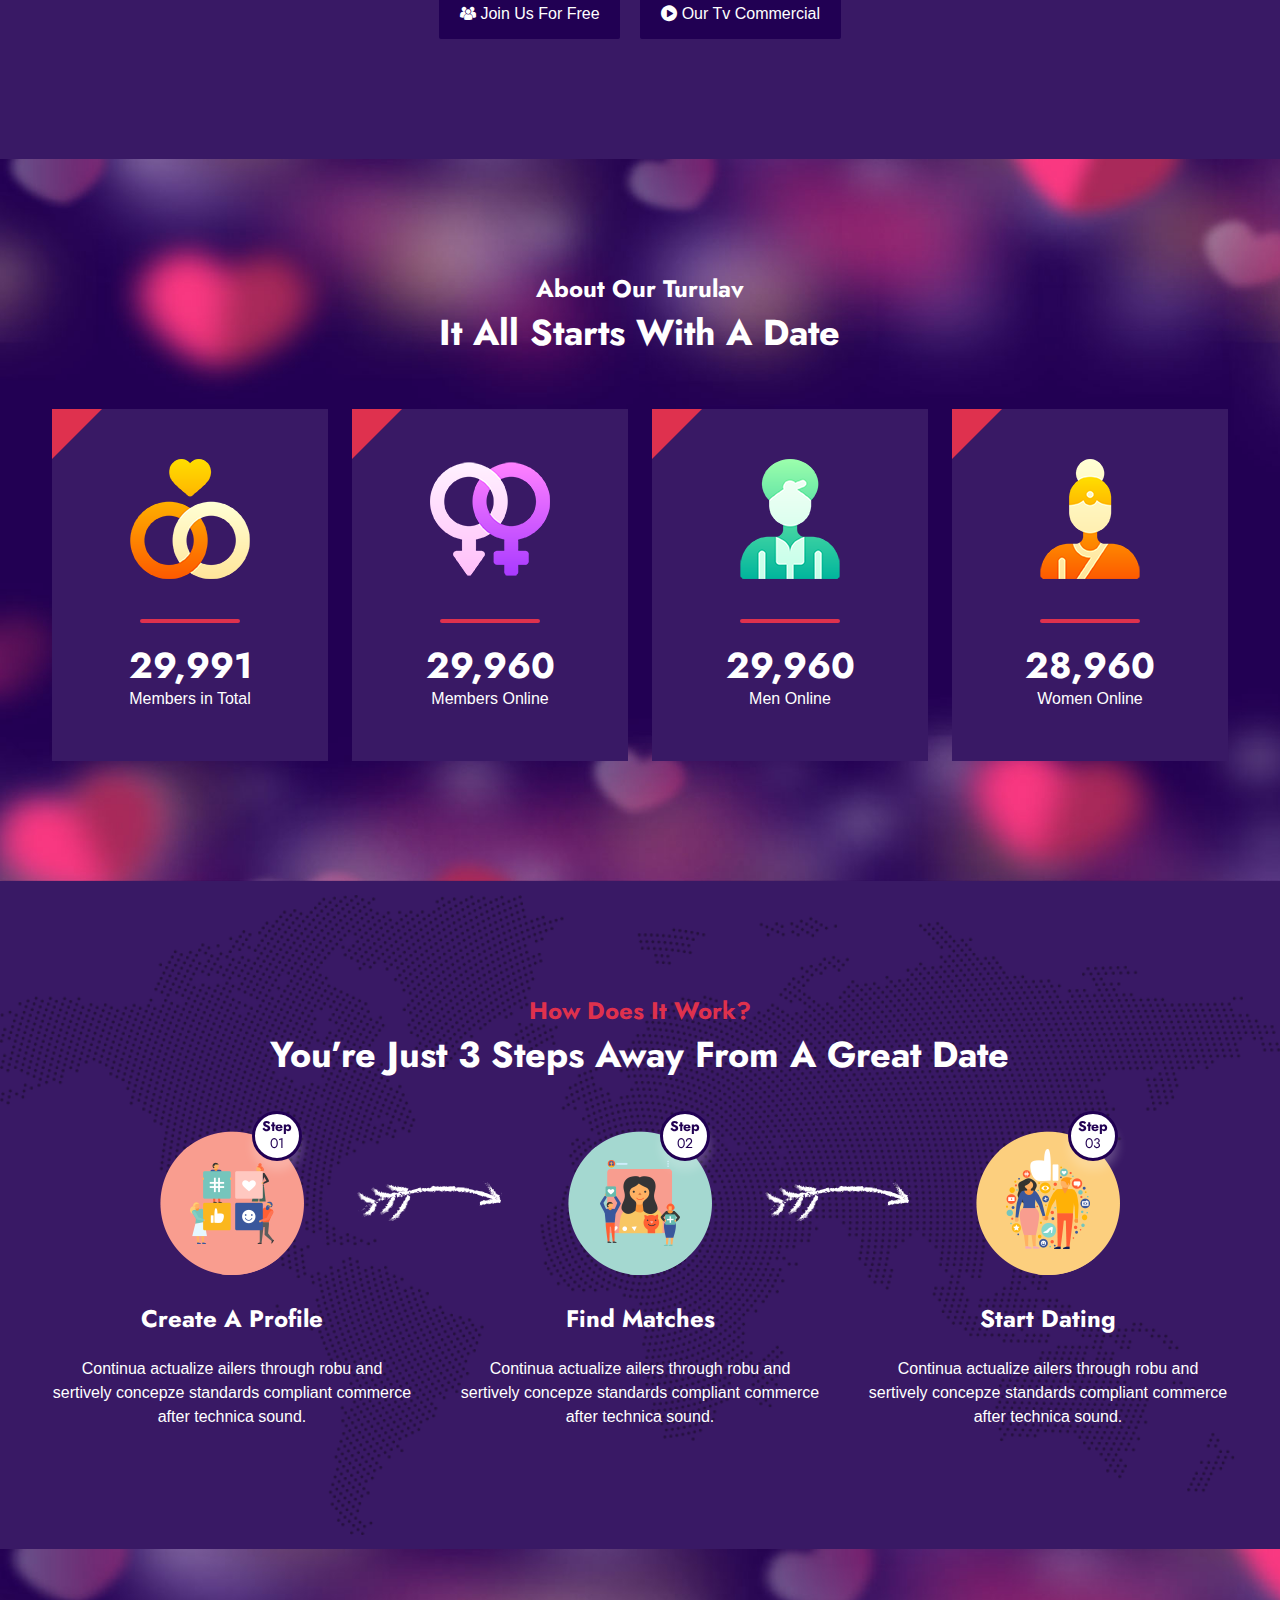
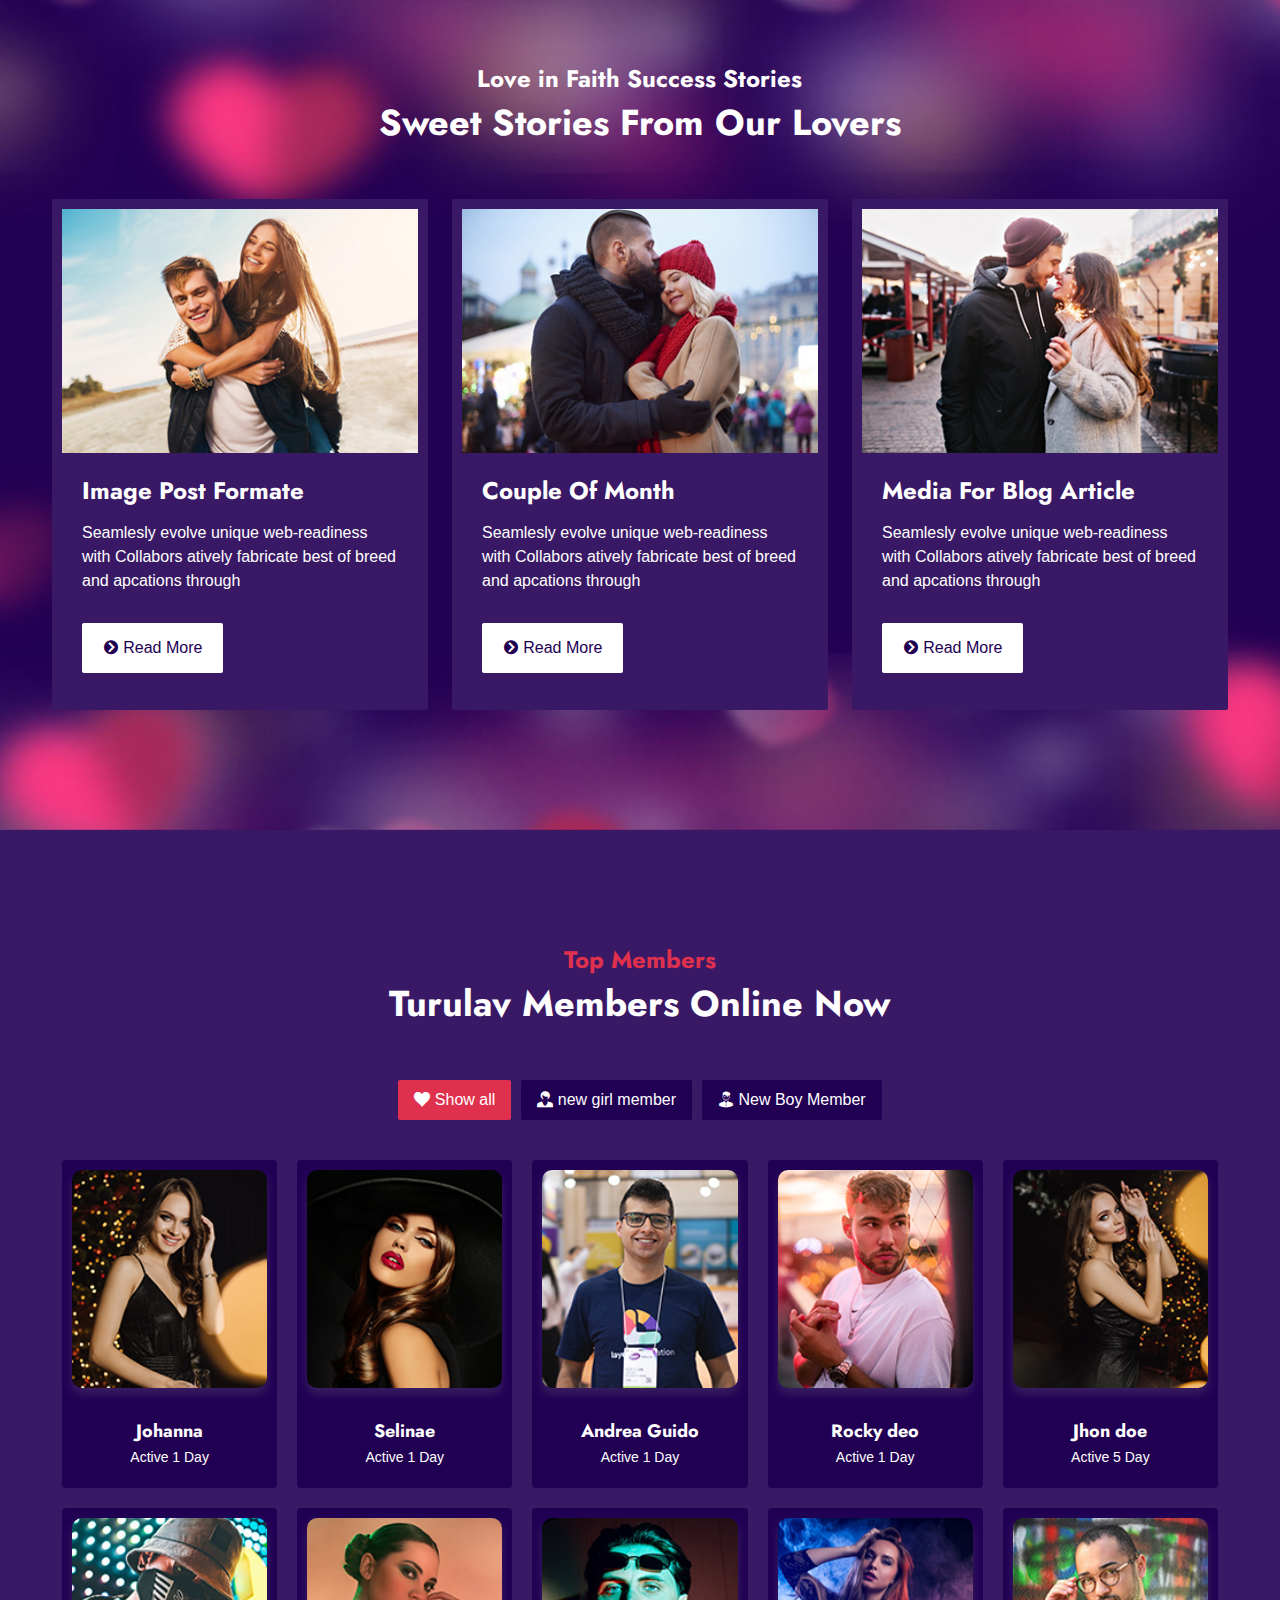
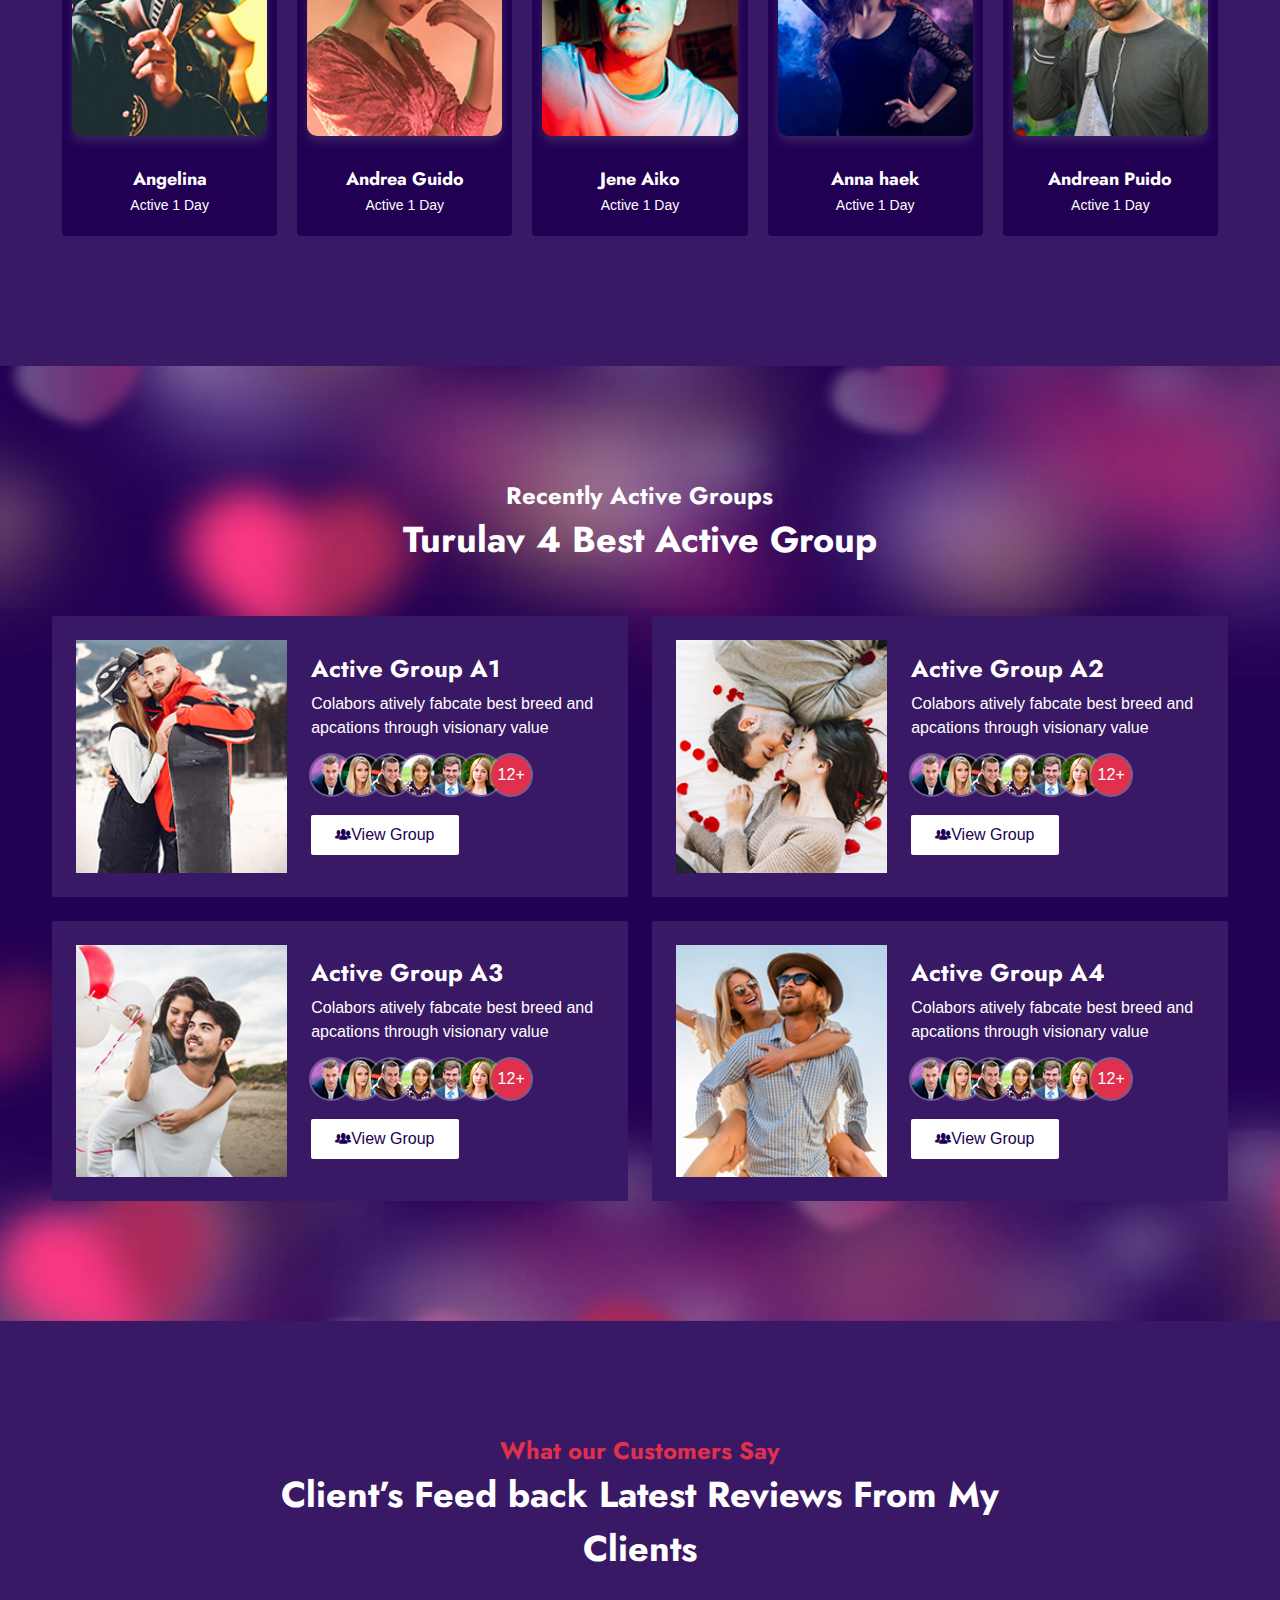
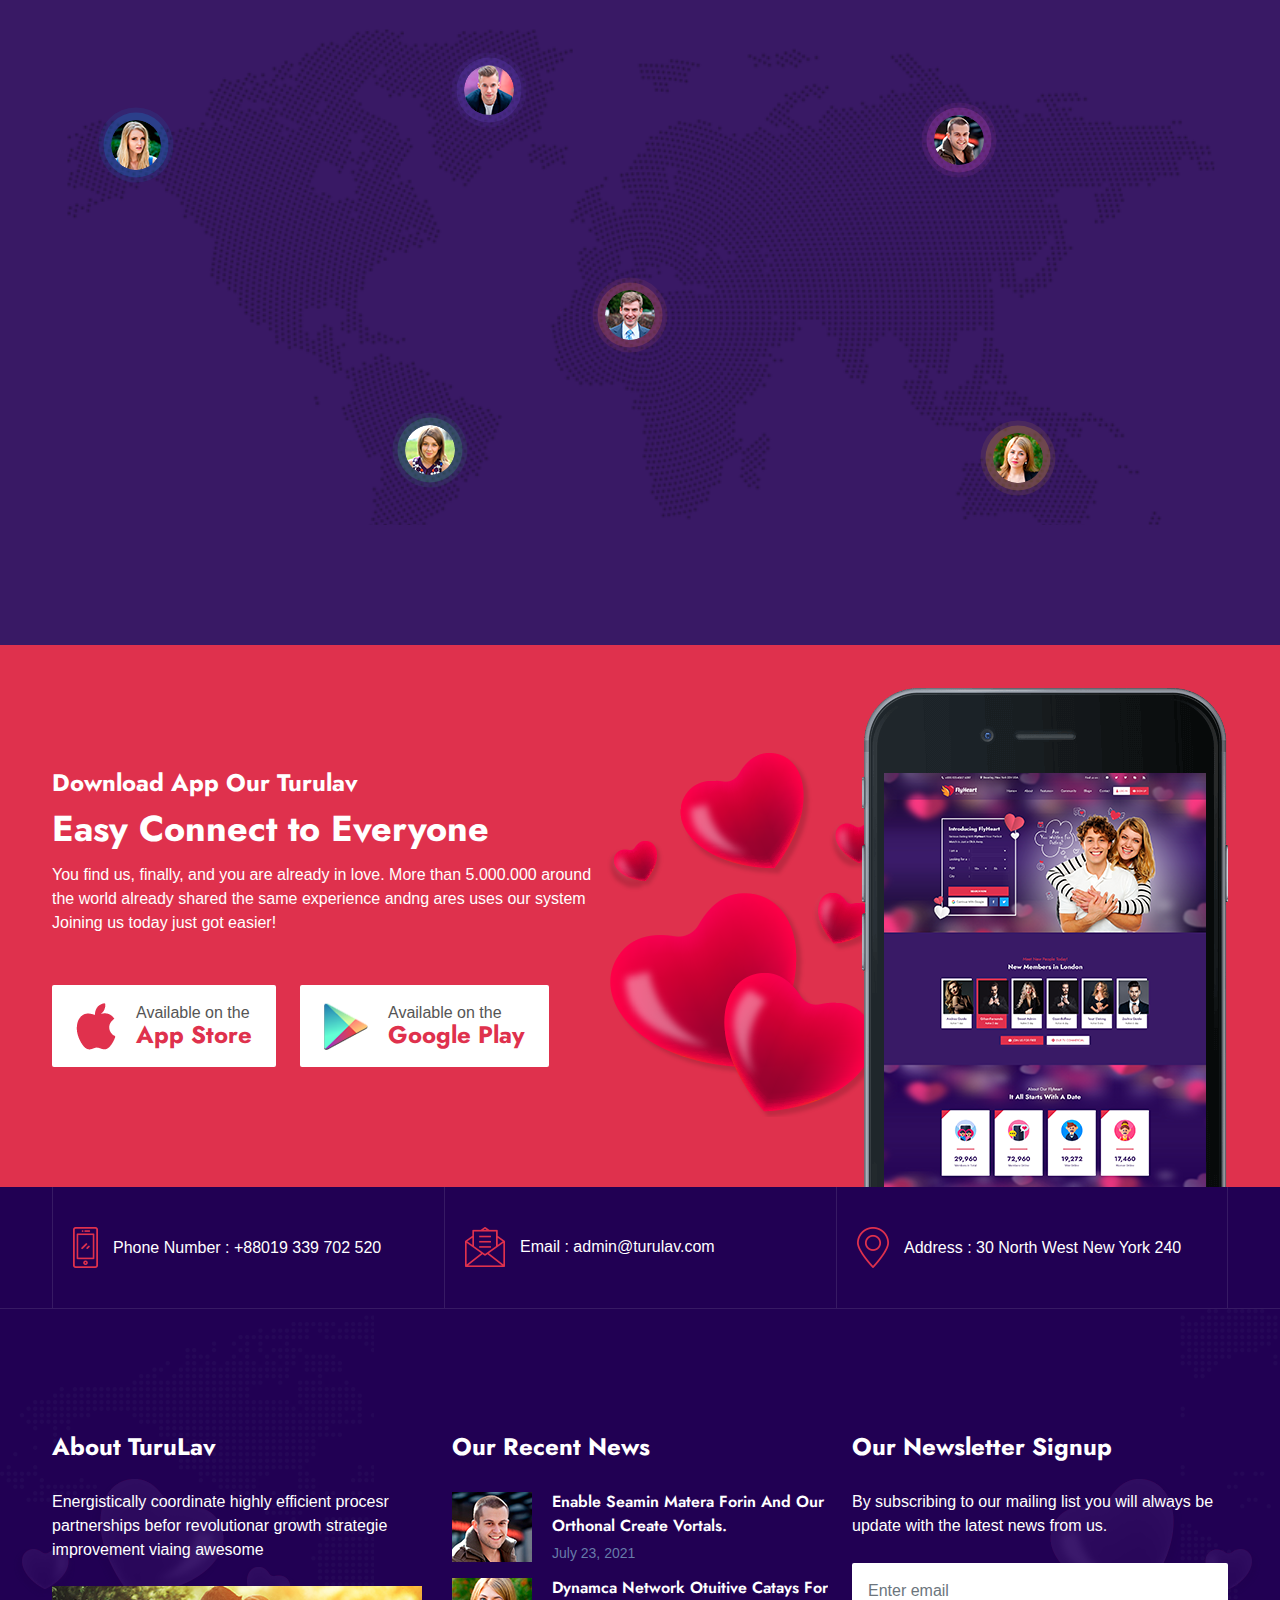
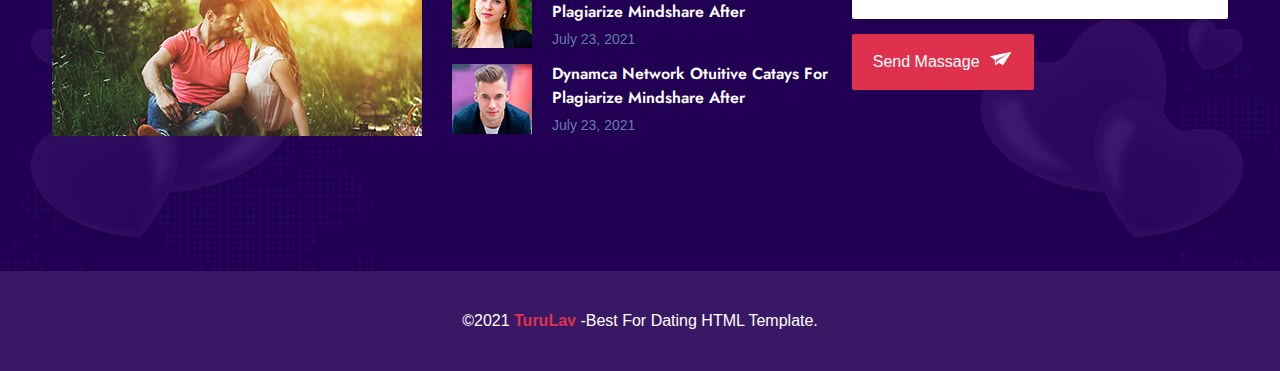
<file: turulav.com/index-2.html>
<!DOCTYPE html>
<html lang="en">


<!-- Mirrored from turulav.com/index.html by HTTrack Website Copier/3.x [XR&CO'2014], Thu, 30 Mar 2023 14:24:54 GMT -->
<head>
    <meta charset="UTF-8">
    <meta name="viewport" content="width=device-width, initial-scale=1.0">
    <!-- x-icon -->
    <link rel="shortcut icon" href="assets/images/x-icon.html" type="image/x-icon">

    <!-- Other css -->
    <link rel="stylesheet" href="assets/css/animate.css">
    <link rel="stylesheet" href="assets/css/bootstrap.min.css">
    <link rel="stylesheet" href="assets/css/icofont.min.css">
    <link rel="stylesheet" href="assets/css/swiper.min.css">
    <link rel="stylesheet" href="assets/css/style.css">

    <title>TuruLav</title>
</head>

<body>
    <!-- preloader start here -->
    <div class="preloader">
        <div class="preloader-inner">
            <div class="preloader-icon">
                <span></span>
                <span></span>
            </div>
        </div>
    </div>
    <!-- preloader ending here -->


    <!-- ==========Header Section Starts Here========== -->
    <header class="header-section">
        <div class="header-top">
            <div class="container">
                <div class="header-top-area">
                    <ul class="left">
                        <li>
                            <i class="icofont-ui-call"></i> <span>+800-123-4567 6587</span>
                        </li>
                        <li>
                            <i class="icofont-location-pin"></i> Beverley, New York 224 USA
                        </li>
                    </ul>
                    <ul class="social-icons d-flex align-items-center">
                        <li>
                            <p>
                                Find us on :
                            </p>
                        </li>
                        <li>
                            <a href="#" class="fb"><i class="icofont-facebook-messenger"></i></a>
                        </li>
                        <li>
                            <a href="#" class="twitter"><i class="icofont-twitter"></i></a>
                        </li>
                        <li>
                            <a href="#" class="vimeo"><i class="icofont-vimeo"></i></a>
                        </li>
                        <li>
                            <a href="#" class="skype"><i class="icofont-skype"></i></a>
                        </li>
                        <li>
                            <a href="#" class="rss"><i class="icofont-rss-feed"></i></a>
                        </li>
                    </ul>
                </div>
            </div>
        </div>
        <div class="header-bottom">
            <div class="container">
                <div class="header-wrapper">
                    <div class="logo">
                        <a href="index-2.html">
                            <img src="assets/images/logo/logo.png" alt="logo">
                        </a>
                    </div>
                    <div class="menu-area">
                        <ul class="menu">
                            <li>
                                <a href="index-2.html">Home</a>
                            </li>

                            <li>
                                <a href="#0">Features</a>
                                <ul class="submenu">
                                    <li><a href="members.html">All Members</a></li>
                                    <li><a href="profile.html">Member Profile</a></li>
                                    <li><a href="login.html">Login</a></li>
                                    <li><a href="signup.html">Sign Up</a></li>
                                    <li><a href="pricing-plan.html">Pricing Plan</a></li>
                                    <li><a href="404.html">404 Page</a></li>

                                </ul>
                            </li>
                            <li>
                                <a href="active-group.html">Community</a>
                            </li>
                            <li>
                                <a href="#0">Blog</a>
                                <ul class="submenu">
                                    <li><a href="blog.html">Blog</a></li>
                                    <li><a href="blog-single.html">Blog Single</a></li>
                                </ul>
                            </li>
                            <li><a href="contact.html">Contact</a></li>
                        </ul>

                        <!-- toggle icons -->
                        <div class="header-bar d-lg-none">
                            <span></span>
                            <span></span>
                            <span></span>
                        </div>
                        <div class="ellepsis-bar d-lg-none">
                            <i class="icofont-info-square"></i>
                        </div>
                    </div>
                </div>
            </div>
        </div>
    </header>
    <!-- ==========Header Section Ends Here========== -->


    <!-- ================ Banner Section start Here =============== -->
    <section class="banner-section">
        <div class="container">
            <div class="section-wrapper">
                <div class="row align-items-end">
                    <div class="col-lg-6">
                        <div class="banner-content">
                            <div class="intro-form">
                                <div class="intro-form-inner">
                                    <h3>Introducing TuruLav</h3>
                                    <p>Serious Dating With <strong>TuruLav </strong> Your Perfect
                                        Match is Just a Click Away.</p>
                                    <form action="https://turulav.com/" class="banner-form" method="get">
                                        <div class="gender">
                                            <label for="gender" class="left">I am a </label>
                                            <div class="custom-select right">
                                                <select name="gender" id="gender" class="">
                                                    <option value="0">Select Gender</option>
                                                    <option value="1">Male</option>
                                                    <option value="2">Female</option>
                                                    <option value="3">Others</option>
                                                </select>
                                            </div>
                                        </div>
                                        <div class="person">
                                            <label for="gender-two" class="left">Looking for</label>
                                            <div class="custom-select right">
                                                <select name="gender" id="gender-two" class="">
                                                    <option value="0">Select Gender</option>
                                                    <option value="1">Male</option>
                                                    <option value="2">Female</option>
                                                    <option value="3">Others</option>
                                                </select>
                                            </div>
                                        </div>
                                        <div class="age">
                                            <label for="age" class="left">Age</label>
                                            <div class="right d-flex justify-content-between">
                                                <div class="custom-select">
                                                    <select name="age-start" id="age">
                                                        <option value="1">18</option>
                                                        <option value="2">19</option>
                                                        <option value="3">20</option>
                                                        <option value="4">21</option>
                                                        <option value="5">22</option>
                                                        <option value="6">23</option>
                                                        <option value="7">24</option>
                                                        <option value="8">25</option>
                                                        <option value="9">26</option>
                                                        <option value="10">27</option>
                                                        <option value="11">28</option>
                                                        <option value="13">29</option>
                                                        <option value="14">30</option>
                                                    </select>
                                                </div>

                                                <div class="custom-select">
                                                    <select name="age-end" id="age-two">
                                                        <option value="1">18+</option>
                                                        <option value="2">19</option>
                                                        <option value="3">20</option>
                                                        <option value="4">21</option>
                                                        <option value="5">22</option>
                                                        <option value="6">23</option>
                                                        <option value="7">24</option>
                                                        <option value="8">25</option>
                                                        <option value="9">26</option>
                                                        <option value="10">27</option>
                                                        <option value="11">28</option>
                                                        <option value="13">29</option>
                                                        <option value="14">30</option>
                                                    </select>
                                                </div>
                                            </div>

                                        </div>
                                        <div class="city">
                                            <label for="city" class="left">City</label>
                                            <input class="right" type="text" id="city" placeholder="Your City Name..">
                                        </div>
                                        <!--<button class="">Find Your Partner</button>-->
                                        <button type="button" onclick="javascript:location.href='https://api.whatsapp.com/send?phone=14244717684'">WhatsApp</button>
                                        <button type="button" onclick="javascript:location.href='https://t.me/turulav'">Telegram</button>

                                    </form>
                                    <ul class="social-list">
                                        <li class="google"><a href="#">
                                                <img src="assets/images/banner/google.png" alt="img">
                                                <span>Continue with google</span>
                                            </a></li>
                                        <li class="facebook"><a href="index.html#">
                                                <i class="icofont-facebook"></i>
                                            </a></li>
                                        <li class="twitter"><a href="index.html#">
                                                <i class="icofont-twitter"></i>
                                            </a></li>
                                    </ul>
                                </div>
                            </div>
                        </div>
                    </div>
                    <div class="col-lg-6">
                        <div class="banner-thumb">
                            <img src="assets/images/banner/01.png" alt="img">
                        </div>
                    </div>
                </div>
            </div>
        </div>
        <div class="all-shapes">
            <img src="assets/images/banner/banner-shapes/01.png" alt="shape" class="banner-shape shape-1">
            <img src="assets/images/banner/banner-shapes/02.png" alt="shape" class="banner-shape shape-2">
            <img src="assets/images/banner/banner-shapes/03.png" alt="shape" class="banner-shape shape-3">
            <img src="assets/images/banner/banner-shapes/04.png" alt="shape" class="banner-shape shape-4">
            <img src="assets/images/banner/banner-shapes/05.png" alt="shape" class="banner-shape shape-5">
            <img src="assets/images/banner/banner-shapes/06.png" alt="shape" class="banner-shape shape-6">
            <img src="assets/images/banner/banner-shapes/07.png" alt="shape" class="banner-shape shape-7">
            <img src="assets/images/banner/banner-shapes/08.png" alt="shape" class="banner-shape shape-8">
        </div>
    </section>
    <!-- ================ Banner Section end Here =============== -->


    <!-- ================ Member Section Start Here =============== -->
    <section class="member-section padding-tb">
        <div class="container">
            <div class="section-header">
                <h4 class="theme-color">Meet New People Today!</h4>
                <h2>New Members in London</h2>
            </div>
            <div class="section-wrapper">
                <div class="row justify-content-center g-3 g-md-4">
                    <div class="col-xl-2 col-lg-3 col-md-4 col-6">
                        <div class="lab-item member-item style-1">
                            <div class="lab-inner">
                                <div class="lab-thumb">
                                    <img src="assets/images/member/01.jpg" alt="member-img">
                                </div>
                                <div class="lab-content">
                                    <h6><a href="profile.html">Andrea Guido</a> </h6>
                                    <p>Active 1 Day</p>
                                </div>
                            </div>
                        </div>
                    </div>
                    <div class="col-xl-2 col-lg-3 col-md-4 col-6">
                        <div class="lab-item member-item style-1">
                            <div class="lab-inner">
                                <div class="lab-thumb">
                                    <img src="assets/images/member/02.jpg" alt="member-img">
                                </div>
                                <div class="lab-content">
                                    <h6><a href="profile.html">Gihan-Fernando</a></h6>
                                    <p>Active 2 Day</p>
                                </div>
                            </div>
                        </div>
                    </div>
                    <div class="col-xl-2 col-lg-3 col-md-4 col-6">
                        <div class="lab-item member-item style-1">
                            <div class="lab-inner">
                                <div class="lab-thumb">
                                    <img src="assets/images/member/03.jpg" alt="member-img">
                                </div>
                                <div class="lab-content">
                                    <h6><a href="profile.html">Sweet Admin</a></h6>
                                    <p>Active 3 Day</p>
                                </div>
                            </div>
                        </div>
                    </div>
                    <div class="col-xl-2 col-lg-3 col-md-4 col-6">
                        <div class="lab-item member-item style-1">
                            <div class="lab-inner">
                                <div class="lab-thumb">
                                    <img src="assets/images/member/04.jpg" alt="member-img">
                                </div>
                                <div class="lab-content">
                                    <h6><a href="profile.html">Gyan-Baffour</a></h6>
                                    <p>Active 5 Day</p>
                                </div>
                            </div>
                        </div>
                    </div>
                    <div class="col-xl-2 col-lg-3 col-md-4 col-6">
                        <div class="lab-item member-item style-1">
                            <div class="lab-inner">
                                <div class="lab-thumb">
                                    <img src="assets/images/member/05.jpg" alt="member-img">
                                </div>
                                <div class="lab-content">
                                    <h6><a href="profile.html">Teszt Eleking</a></h6>
                                    <p>Active 1 Day</p>
                                </div>
                            </div>
                        </div>
                    </div>
                    <div class="col-xl-2 col-lg-3 col-md-4 col-6">
                        <div class="lab-item member-item style-1">
                            <div class="lab-inner">
                                <div class="lab-thumb">
                                    <img src="assets/images/member/06.jpg" alt="member-img">
                                </div>
                                <div class="lab-content">
                                    <h6><a href="profile.html">Zeahra Guido</a>
                                    </h6>
                                    <p>Active 1 Day</p>
                                </div>
                            </div>
                        </div>
                    </div>
                </div>
                <div class="member-button-group d-flex flex-wrap justify-content-center">
                    <a href="signup.html" class="lab-btn"><i class="icofont-users"></i> <span>Join Us for
                            Free</span></a>
                    <a href="login.html" class="lab-btn"><i class="icofont-play-alt-1"></i> <span>Our tv
                            commercial</span></a>
                </div>
            </div>
        </div>
    </section>
    <!-- ================ Member Section end Here =============== -->


    <!-- ================ About Section start Here =============== -->
    <section class="about-section padding-tb bg-img">
        <div class="container">
            <div class="section-header">
                <h4>About Our Turulav</h4>
                <h2>It All Starts With A Date</h2>
            </div>
            <div class="section-wrapper">
                <div class="row justify-content-center g-4">
                    <div class="col-xl-3 col-lg-4 col-sm-6 col-12">
                        <div class="lab-item about-item">
                            <div class="lab-inner text-center">
                                <div class="lab-thumb">
                                    <img src="assets/images/about/01.png" alt="img">
                                </div>
                                <div class="lab-content">
                                    <h2 class="counter">29,991</h2>
                                    <p>Members in Total</p>
                                </div>
                            </div>
                        </div>
                    </div>
                    <div class="col-xl-3 col-lg-4 col-sm-6 col-12">
                        <div class="lab-item about-item">
                            <div class="lab-inner text-center">
                                <div class="lab-thumb">
                                    <img src="assets/images/about/02.png" alt="img">
                                </div>
                                <div class="lab-content">
                                    <h2 class="counter">29,960</h2>
                                    <p>Members Online</p>
                                </div>
                            </div>
                        </div>
                    </div>
                    <div class="col-xl-3 col-lg-4 col-sm-6 col-12">
                        <div class="lab-item about-item">
                            <div class="lab-inner text-center">
                                <div class="lab-thumb">
                                    <img src="assets/images/about/03.png" alt="img">
                                </div>
                                <div class="lab-content">
                                    <h2 class="counter">29,960</h2>
                                    <p>Men Online</p>
                                </div>
                            </div>
                        </div>
                    </div>
                    <div class="col-xl-3 col-lg-4 col-sm-6 col-12">
                        <div class="lab-item about-item">
                            <div class="lab-inner text-center">
                                <div class="lab-thumb">
                                    <img src="assets/images/about/04.png" alt="img">
                                </div>
                                <div class="lab-content">
                                    <h2 class="counter">28,960</h2>
                                    <p>Women Online</p>
                                </div>
                            </div>
                        </div>
                    </div>
                </div>
            </div>
        </div>
    </section>
    <!-- ================ About Section end Here =============== -->


    <!-- ================ Work Section start Here =============== -->
    <section class="work-section padding-tb">
        <div class="container">
            <div class="section-header">
                <h4 class="theme-color">How Does It Work?</h4>
                <h2>You’re Just 3 Steps Away From A Great Date</h2>
            </div>
            <div class="section-wrapper">
                <div class="row justify-content-center g-5">
                    <div class="col-lg-4 col-sm-6 col-12 px-4">
                        <div class="lab-item work-item">
                            <div class="lab-inner text-center">
                                <div class="lab-thumb">
                                    <div class="thumb-inner">
                                        <img src="assets/images/work/01.png" alt="work-img">
                                        <div class="step">
                                            <span>step</span>
                                            <p>01</p>
                                        </div>
                                    </div>
                                </div>
                                <div class="lab-content">
                                    <h4>Create A Profile</h4>
                                    <p>Continua actualize ailers through robu
                                        and sertively concepze standards compliant
                                        commerce after technica sound.</p>
                                </div>
                            </div>
                        </div>
                    </div>
                    <div class="col-lg-4 col-sm-6 col-12 px-4">
                        <div class="lab-item work-item">
                            <div class="lab-inner text-center">
                                <div class="lab-thumb">
                                    <div class="thumb-inner">
                                        <img src="assets/images/work/02.png" alt="work-img">
                                        <div class="step">
                                            <span>step</span>
                                            <p>02</p>
                                        </div>
                                    </div>
                                </div>
                                <div class="lab-content">
                                    <h4>Find Matches</h4>
                                    <p>Continua actualize ailers through robu
                                        and sertively concepze standards compliant
                                        commerce after technica sound.</p>
                                </div>
                            </div>
                        </div>
                    </div>
                    <div class="col-lg-4 col-sm-6 col-12 px-4">
                        <div class="lab-item work-item">
                            <div class="lab-inner text-center">
                                <div class="lab-thumb">
                                    <div class="thumb-inner">
                                        <img src="assets/images/work/03.png" alt="work-img">
                                        <div class="step">
                                            <span>step</span>
                                            <p>03</p>
                                        </div>
                                    </div>
                                </div>
                                <div class="lab-content">
                                    <h4>Start Dating</h4>
                                    <p>Continua actualize ailers through robu
                                        and sertively concepze standards compliant
                                        commerce after technica sound.</p>
                                </div>
                            </div>
                        </div>
                    </div>
                </div>
            </div>
        </div>
    </section>
    <!-- ================ Work Section end Here =============== -->



    <!-- ================ Success Story Section start Here =============== -->
    <section class="story-section padding-tb bg-img">
        <div class=" container">
            <div class="section-header">
                <h4>Love in Faith Success Stories</h4>
                <h2>Sweet Stories From Our Lovers</h2>
            </div>
            <div class="section-wrapper">
                <div class="row justify-content-center g-4">
                    <div class="col-lg-4 col-md-6 col-12">
                        <div class="story-item lab-item">
                            <div class="lab-inner">
                                <div class="lab-thumb">
                                    <img src="assets/images/story/01.jpg" alt="img">
                                </div>
                                <div class="lab-content">
                                    <h4><a href="blog-single.html">Image Post Formate</a></h4>
                                    <p>Seamlesly evolve unique web-readiness with
                                        Collabors atively fabricate best of breed and
                                        apcations through </p>
                                    <a href="blog-single.html" class="lab-btn"><i class="icofont-circled-right"></i>
                                        Read More</a>
                                </div>
                            </div>
                        </div>
                    </div>
                    <div class="col-lg-4 col-md-6 col-12">
                        <div class="story-item lab-item">
                            <div class="lab-inner">
                                <div class="lab-thumb">
                                    <img src="assets/images/story/02.jpg" alt="img">
                                </div>
                                <div class="lab-content">
                                    <h4><a href="blog-single.html">Couple Of Month</a></h4>
                                    <p>Seamlesly evolve unique web-readiness with
                                        Collabors atively fabricate best of breed and
                                        apcations through </p>
                                    <a href="blog-single.html" class="lab-btn"><i class="icofont-circled-right"></i>
                                        Read More</a>
                                </div>
                            </div>
                        </div>
                    </div>
                    <div class="col-lg-4 col-md-6 col-12">
                        <div class="story-item lab-item">
                            <div class="lab-inner">
                                <div class="lab-thumb">
                                    <img src="assets/images/story/03.jpg" alt="img">
                                </div>
                                <div class="lab-content">
                                    <h4><a href="blog-single.html">Media For Blog Article</a></h4>
                                    <p>Seamlesly evolve unique web-readiness with
                                        Collabors atively fabricate best of breed and
                                        apcations through </p>
                                    <a href="blog-single.html" class="lab-btn"><i class="icofont-circled-right"></i>
                                        Read More</a>
                                </div>
                            </div>
                        </div>
                    </div>
                </div>
            </div>
        </div>
    </section>
    <!-- ================ Success Story Section end Here =============== -->


    <!-- ================ Top Member Section start Here =============== -->
    <section class="top-member-section padding-tb">
        <div class="container">
            <div class="section-header">
                <h4 class="theme-color">Top Members</h4>
                <h2>Turulav Members Online Now</h2>
            </div>
            <div class="section-wrapper">
                <ul class="button-group filters-button-group w-100 d-flex flex-wrap justify-content-center">
                    <li class="button is-checked filter-btn" data-filter="*"><i class="icofont-heart-alt"></i> Show all
                    </li>
                    <li class="button filter-btn" data-filter=".girl"><i class="icofont-girl"></i> new girl
                        member</li>
                    <li class="button filter-btn" data-filter=".boy"><i class="icofont-hotel-boy"></i> New
                        Boy Member</li>
                </ul>

                <div class="grid-memberlist">
                    <div class="grid-member filter-item girl">
                        <div class="lab-item member-item style-1 style-2">
                            <div class="lab-inner">
                                <div class="lab-thumb">
                                    <img src="assets/images/member/01.jpg" alt="member-img">
                                </div>
                                <div class="lab-content">
                                    <h6><a href="profile.html">Johanna</a> </h6>
                                    <p>Active 1 Day</p>
                                </div>
                            </div>
                        </div>
                    </div>
                    <div class="grid-member filter-item girl">
                        <div class="lab-item member-item style-1 style-2">
                            <div class="lab-inner">
                                <div class="lab-thumb">
                                    <img src="assets/images/member/03.jpg" alt="member-img">
                                </div>
                                <div class="lab-content">
                                    <h6><a href="profile.html">Selinae</a> </h6>
                                    <p>Active 1 Day</p>
                                </div>
                            </div>
                        </div>
                    </div>
                    <div class="grid-member filter-item boy">
                        <div class="lab-item member-item style-1 style-2">
                            <div class="lab-inner">
                                <div class="lab-thumb">
                                    <img src="assets/images/member/02.jpg" alt="member-img">
                                </div>
                                <div class="lab-content">
                                    <h6><a href="profile.html">Andrea Guido</a> </h6>
                                    <p>Active 1 Day</p>
                                </div>
                            </div>
                        </div>
                    </div>
                    <div class="grid-member filter-item boy">
                        <div class="lab-item member-item style-1 style-2">
                            <div class="lab-inner">
                                <div class="lab-thumb">
                                    <img src="assets/images/member/04.jpg" alt="member-img">
                                </div>
                                <div class="lab-content">
                                    <h6><a href="profile.html">Rocky deo</a> </h6>
                                    <p>Active 1 Day</p>
                                </div>
                            </div>
                        </div>
                    </div>
                    <div class="grid-member filter-item girl">
                        <div class="lab-item member-item style-1 style-2">
                            <div class="lab-inner">
                                <div class="lab-thumb">
                                    <img src="assets/images/member/05.jpg" alt="member-img">
                                </div>
                                <div class="lab-content">
                                    <h6><a href="profile.html">Jhon doe</a> </h6>
                                    <p>Active 5 Day</p>
                                </div>
                            </div>
                        </div>
                    </div>
                    <div class="grid-member filter-item boy">
                        <div class="lab-item member-item style-1 style-2">
                            <div class="lab-inner">
                                <div class="lab-thumb">
                                    <img src="assets/images/member/06.jpg" alt="member-img">
                                </div>
                                <div class="lab-content">
                                    <h6><a href="profile.html">Angelina</a> </h6>
                                    <p>Active 1 Day</p>
                                </div>
                            </div>
                        </div>
                    </div>
                    <div class="grid-member filter-item girl">
                        <div class="lab-item member-item style-1 style-2">
                            <div class="lab-inner">
                                <div class="lab-thumb">
                                    <img src="assets/images/member/07.jpg" alt="member-img">
                                </div>
                                <div class="lab-content">
                                    <h6><a href="profile.html">Andrea Guido</a> </h6>
                                    <p>Active 1 Day</p>
                                </div>
                            </div>
                        </div>
                    </div>
                    <div class="grid-member filter-item boy">
                        <div class="lab-item member-item style-1 style-2">
                            <div class="lab-inner">
                                <div class="lab-thumb">
                                    <img src="assets/images/member/08.jpg" alt="member-img">
                                </div>
                                <div class="lab-content">
                                    <h6><a href="profile.html">Jene Aiko</a> </h6>
                                    <p>Active 1 Day</p>
                                </div>
                            </div>
                        </div>
                    </div>
                    <div class="grid-member filter-item girl">
                        <div class="lab-item member-item style-1 style-2">
                            <div class="lab-inner">
                                <div class="lab-thumb">
                                    <img src="assets/images/member/09.jpg" alt="member-img">
                                </div>
                                <div class="lab-content">
                                    <h6><a href="profile.html">Anna haek</a> </h6>
                                    <p>Active 1 Day</p>
                                </div>
                            </div>
                        </div>
                    </div>
                    <div class="grid-member filter-item boy">
                        <div class="lab-item member-item style-1 style-2">
                            <div class="lab-inner">
                                <div class="lab-thumb">
                                    <img src="assets/images/member/10.jpg" alt="member-img">
                                </div>
                                <div class="lab-content">
                                    <h6><a href="profile.html">Andrean Puido</a> </h6>
                                    <p>Active 1 Day</p>
                                </div>
                            </div>
                        </div>
                    </div>
                </div>
            </div>
        </div>
    </section>
    <!-- ================ Top Member Section end Here =============== -->


    <!-- ================ Active Group Section Start Here =============== -->
    <section class="group-section padding-tb bg-img">
        <div class="container">
            <div class="section-header">
                <h4>Recently Active Groups</h4>
                <h2>Turulav 4 Best Active Group</h2>
            </div>
            <div class="section-wrapper">
                <div class="row g-4">
                    <div class="col-xl-6 col-12">
                        <div class="group-item lab-item">
                            <div class="lab-inner d-flex flex-wrap align-items-center p-4">
                                <div class="lab-thumb me-sm-4 mb-4 mb-sm-0">
                                    <img src="assets/images/group/01.jpg" alt="img">
                                </div>
                                <div class="lab-content">
                                    <h4>Active Group A1</h4>
                                    <p>Colabors atively fabcate best breed and
                                        apcations through visionary value </p>
                                    <ul class="img-stack d-flex">
                                        <li><img src="assets/images/group/group-mem/01.png" alt="member-img"></li>
                                        <li><img src="assets/images/group/group-mem/02.png" alt="member-img"></li>
                                        <li><img src="assets/images/group/group-mem/03.png" alt="member-img"></li>
                                        <li><img src="assets/images/group/group-mem/04.png" alt="member-img"></li>
                                        <li><img src="assets/images/group/group-mem/05.png" alt="member-img"></li>
                                        <li><img src="assets/images/group/group-mem/06.png" alt="member-img"></li>
                                        <li class="bg-theme">12+</li>
                                    </ul>
                                    <div class="test"> <a href="active-group.html" class="lab-btn"> <i
                                                class="icofont-users-alt-5"></i>View Group</a></div>
                                </div>
                            </div>
                        </div>
                    </div>
                    <div class="col-xl-6 col-12">
                        <div class="group-item lab-item">
                            <div class="lab-inner d-flex flex-wrap align-items-center p-4">
                                <div class="lab-thumb me-sm-4 mb-4 mb-sm-0">
                                    <img src="assets/images/group/02.jpg" alt="img">
                                </div>
                                <div class="lab-content">
                                    <h4>Active Group A2</h4>
                                    <p>Colabors atively fabcate best breed and
                                        apcations through visionary value </p>
                                    <ul class="img-stack d-flex">
                                        <li><img src="assets/images/group/group-mem/01.png" alt="member-img"></li>
                                        <li><img src="assets/images/group/group-mem/02.png" alt="member-img"></li>
                                        <li><img src="assets/images/group/group-mem/03.png" alt="member-img"></li>
                                        <li><img src="assets/images/group/group-mem/04.png" alt="member-img"></li>
                                        <li><img src="assets/images/group/group-mem/05.png" alt="member-img"></li>
                                        <li><img src="assets/images/group/group-mem/06.png" alt="member-img"></li>
                                        <li class="bg-theme">12+</li>
                                    </ul>
                                    <div class="test"> <a href="active-group.html" class="lab-btn"> <i
                                                class="icofont-users-alt-5"></i>View Group</a></div>
                                </div>
                            </div>
                        </div>
                    </div>
                    <div class="col-xl-6 col-12">
                        <div class="group-item lab-item">
                            <div class="lab-inner d-flex flex-wrap align-items-center p-4">
                                <div class="lab-thumb me-sm-4 mb-4 mb-sm-0">
                                    <img src="assets/images/group/03.jpg" alt="img">
                                </div>
                                <div class="lab-content">
                                    <h4>Active Group A3</h4>
                                    <p>Colabors atively fabcate best breed and
                                        apcations through visionary value </p>
                                    <ul class="img-stack d-flex">
                                        <li><img src="assets/images/group/group-mem/01.png" alt="member-img"></li>
                                        <li><img src="assets/images/group/group-mem/02.png" alt="member-img"></li>
                                        <li><img src="assets/images/group/group-mem/03.png" alt="member-img"></li>
                                        <li><img src="assets/images/group/group-mem/04.png" alt="member-img"></li>
                                        <li><img src="assets/images/group/group-mem/05.png" alt="member-img"></li>
                                        <li><img src="assets/images/group/group-mem/06.png" alt="member-img"></li>
                                        <li class="bg-theme">12+</li>
                                    </ul>
                                    <div class="test"> <a href="active-group.html" class="lab-btn"> <i
                                                class="icofont-users-alt-5"></i>View Group</a></div>
                                </div>
                            </div>
                        </div>
                    </div>
                    <div class="col-xl-6 col-12">
                        <div class="group-item lab-item">
                            <div class="lab-inner d-flex flex-wrap align-items-center p-4">
                                <div class="lab-thumb me-sm-4 mb-4 mb-sm-0">
                                    <img src="assets/images/group/04.jpg" alt="img">
                                </div>
                                <div class="lab-content">
                                    <h4>Active Group A4</h4>
                                    <p>Colabors atively fabcate best breed and
                                        apcations through visionary value </p>
                                    <ul class="img-stack d-flex">
                                        <li><img src="assets/images/group/group-mem/01.png" alt="member-img"></li>
                                        <li><img src="assets/images/group/group-mem/02.png" alt="member-img"></li>
                                        <li><img src="assets/images/group/group-mem/03.png" alt="member-img"></li>
                                        <li><img src="assets/images/group/group-mem/04.png" alt="member-img"></li>
                                        <li><img src="assets/images/group/group-mem/05.png" alt="member-img"></li>
                                        <li><img src="assets/images/group/group-mem/06.png" alt="member-img"></li>
                                        <li class="bg-theme">12+</li>
                                    </ul>
                                    <div class="test"> <a href="active-group.html" class="lab-btn"> <i
                                                class="icofont-users-alt-5"></i>View Group</a></div>
                                </div>
                            </div>
                        </div>
                    </div>
                </div>
            </div>
        </div>
    </section>
    <!-- ================ Active Group Section end Here =============== -->


    <!-- ================ Review Section start Here =============== -->
    <section class="clints-section padding-tb">
        <div class="container">
            <div class="section-header">
                <h4 class="theme-color">What our Customers Say</h4>
                <h2>Client’s Feed back Latest Reviews
                    From My Clients</h2>
            </div>
            <div class="section-wrapper">
                <div class="clients">
                    <div class="client-list">
                        <div class="client-content">
                            <p>Drama enable wordwide action team whereProcedu Aran Manu Produc Raher ConveneMotin Was
                                Procedur Arramin</p>
                            <div class="client-info">
                                <div class="name-desi">
                                    <h6>Marin Chapla</h6>
                                    <span>UI Designer</span>
                                </div>
                                <div class="rating">
                                    <ul>
                                        <li><i class="icofont-star"></i></li>
                                        <li><i class="icofont-star"></i></li>
                                        <li><i class="icofont-star"></i></li>
                                        <li><i class="icofont-star"></i></li>
                                        <li><i class="icofont-star"></i></li>
                                    </ul>
                                </div>
                            </div>
                        </div>
                        <div class="client-thumb">
                            <img src="assets/images/group/group-mem/02.png" alt="lab-clients">
                        </div>
                    </div>
                    <div class="client-list">
                        <div class="client-content">
                            <p>Drama enable wordwide action team whereProcedu Aran Manu Produc Raher ConveneMotin Was
                                Procedur Arramin</p>
                            <div class="client-info">
                                <div class="name-desi">
                                    <h6>Nandita Rani</h6>
                                    <span>Digital Marketor</span>
                                </div>
                                <div class="rating">
                                    <ul>
                                        <li><i class="icofont-star"></i></li>
                                        <li><i class="icofont-star"></i></li>
                                        <li><i class="icofont-star"></i></li>
                                        <li><i class="icofont-star"></i></li>
                                        <li><i class="icofont-star"></i></li>
                                    </ul>
                                </div>
                            </div>
                        </div>
                        <div class="client-thumb">
                            <img src="assets/images/group/group-mem/01.png" alt="lab-clients">
                        </div>
                    </div>
                    <div class="client-list">
                        <div class="client-content">
                            <p>Drama enable wordwide action team whereProcedu Aran Manu Produc Raher ConveneMotin Was
                                Procedur Arramin</p>
                            <div class="client-info">
                                <div class="name-desi">
                                    <h6>Sunil Borua</h6>
                                    <span>UX Designer</span>
                                </div>
                                <div class="rating">
                                    <ul>
                                        <li><i class="icofont-star"></i></li>
                                        <li><i class="icofont-star"></i></li>
                                        <li><i class="icofont-star"></i></li>
                                        <li><i class="icofont-star"></i></li>
                                        <li><i class="icofont-star"></i></li>
                                    </ul>
                                </div>
                            </div>
                        </div>
                        <div class="client-thumb">
                            <img src="assets/images/group/group-mem/03.png" alt="lab-clients">
                        </div>
                    </div>
                    <div class="client-list">
                        <div class="client-content">
                            <p>Drama enable wordwide action team whereProcedu Aran Manu Produc Raher ConveneMotin Was
                                Procedur Arramin</p>
                            <div class="client-info">
                                <div class="name-desi">
                                    <h6>Zinat Zaara</h6>
                                    <span>Web Designer</span>
                                </div>
                                <div class="rating">
                                    <ul>
                                        <li><i class="icofont-star"></i></li>
                                        <li><i class="icofont-star"></i></li>
                                        <li><i class="icofont-star"></i></li>
                                        <li><i class="icofont-star"></i></li>
                                        <li><i class="icofont-star"></i></li>
                                    </ul>
                                </div>
                            </div>
                        </div>
                        <div class="client-thumb">
                            <img src="assets/images/group/group-mem/04.png" alt="lab-clients">
                        </div>
                    </div>
                    <div class="client-list">
                        <div class="client-content">
                            <p>Drama enable wordwide action team whereProcedu Aran Manu Produc Raher ConveneMotin Was
                                Procedur Arramin</p>
                            <div class="client-info">
                                <div class="name-desi">
                                    <h6><a href="profile.html">Somrat Islam </a></h6>
                                    <span>UI Designer</span>
                                </div>
                                <div class="rating">
                                    <ul>
                                        <li><i class="icofont-star"></i></li>
                                        <li><i class="icofont-star"></i></li>
                                        <li><i class="icofont-star"></i></li>
                                        <li><i class="icofont-star"></i></li>
                                        <li><i class="icofont-star"></i></li>
                                    </ul>
                                </div>
                            </div>
                        </div>
                        <div class="client-thumb">
                            <img src="assets/images/group/group-mem/05.png" alt="lab-clients">
                        </div>
                    </div>
                    <div class="client-list">
                        <div class="client-content">
                            <p>Drama enable wordwide action team whereProcedu Aran Manu Produc Raher ConveneMotin Was
                                Procedur Arramin</p>
                            <div class="client-info">
                                <div class="name-desi">
                                    <h6>Junaid Khan</h6>
                                    <span>Font-End-Devoloper</span>
                                </div>
                                <div class="rating">
                                    <ul>
                                        <li><i class="icofont-star"></i></li>
                                        <li><i class="icofont-star"></i></li>
                                        <li><i class="icofont-star"></i></li>
                                        <li><i class="icofont-star"></i></li>
                                        <li><i class="icofont-star"></i></li>
                                    </ul>
                                </div>
                            </div>
                        </div>
                        <div class="client-thumb">
                            <img src="assets/images/group/group-mem/06.png" alt="lab-clients">
                        </div>
                    </div>
                </div>
            </div>
        </div>
    </section>
    <!-- ================ Review Section end Here =============== -->


    <!-- ================ App Section start Here =============== -->
    <section class="app-section bg-theme">
        <div class="container">
            <div class="section-wrapper padding-tb">
                <div class="app-content">
                    <h4>Download App Our Turulav</h4>
                    <h2>Easy Connect to Everyone</h2>
                    <p>You find us, finally, and you are already in love. More than 5.000.000 around
                        the world already shared the same experience andng ares uses our system
                        Joining us today just got easier!</p>
                    <ul class="app-download d-flex flex-wrap">
                        <li><a href="#" class="d-flex flex-wrap align-items-center">
                                <div class="app-thumb">
                                    <img src="assets/images/app/apple.png" alt="apple">
                                </div>
                                <div class="app-content">
                                    <p>Available on the</p>
                                    <h4>App Store</h4>
                                </div>
                            </a></li>
                        <li class="d-inline-block"><a href="#" class="d-flex flex-wrap align-items-center">
                                <div class="app-thumb">
                                    <img src="assets/images/app/playstore.png" alt="playstore">
                                </div>
                                <div class="app-content">
                                    <p>Available on the</p>
                                    <h4>Google Play</h4>
                                </div>
                            </a></li>
                    </ul>

                </div>
                <div class="mobile-app">
                    <img src="assets/images/app/mobile-view.png" alt="mbl-view">
                </div>
            </div>
        </div>
    </section>
    <!-- ================ App Section end Here =============== -->


    <!-- ================ footer Section start Here =============== -->
    <footer class="footer-section">
        <div class="footer-top">
            <div class="container">
                <div class="row g-3 justify-content-center g-lg-0">
                    <div class="col-lg-4 col-sm-6 col-12">
                        <div class="footer-top-item lab-item">
                            <div class="lab-inner">
                                <div class="lab-thumb">
                                    <img src="assets/images/footer/icons/01.png" alt="Phone-icon">
                                </div>
                                <div class="lab-content">
                                    <span>Phone Number : +88019 339 702 520</span>
                                </div>
                            </div>
                        </div>
                    </div>
                    <div class="col-lg-4 col-sm-6 col-12">
                        <div class="footer-top-item lab-item">
                            <div class="lab-inner">
                                <div class="lab-thumb">
                                    <img src="assets/images/footer/icons/02.png" alt="email-icon">
                                </div>
                                <div class="lab-content">
                                    <span>Email : admin@turulav.com</span>
                                </div>
                            </div>
                        </div>
                    </div>
                    <div class="col-lg-4 col-sm-6 col-12">
                        <div class="footer-top-item lab-item">
                            <div class="lab-inner">
                                <div class="lab-thumb">
                                    <img src="assets/images/footer/icons/03.png" alt="location-icon">
                                </div>
                                <div class="lab-content">
                                    <span>Address : 30 North West New York 240</span>
                                </div>
                            </div>
                        </div>
                    </div>
                </div>
            </div>
        </div>
        <div class="footer-middle padding-tb" style="background-image: url(assets/images/footer/bg.png);">
            <div class="container">
                <div class="row">
                    <div class="col-lg-4 col-md-6 col-12">
                        <div class="footer-middle-item-wrapper">
                            <div class="footer-middle-item mb-lg-0">
                                <div class="fm-item-title">
                                    <h4>About TuruLav</h4>
                                </div>
                                <div class="fm-item-content">
                                    <p class="mb-4">Energistically coordinate highly efficient procesr
                                        partnerships befor revolutionar growth strategie
                                        improvement viaing awesome</p>
                                    <img src="assets/images/footer/about.jpg" alt="about-image" class="footer-abt-img">
                                </div>
                            </div>
                        </div>
                    </div>
                    <div class="col-lg-4 col-md-6 col-12">
                        <div class="footer-middle-item-wrapper">
                            <div class="footer-middle-item mb-lg-0">
                                <div class="fm-item-title">
                                    <h4>our Recent news</h4>
                                </div>
                                <div class="fm-item-content">
                                    <div class="fm-item-widget lab-item">
                                        <div class="lab-inner">
                                            <div class="lab-thumb">
                                                <a href="#"> <img src="assets/images/footer/01.jpg"
                                                        alt="footer-widget-img"></a>
                                            </div>
                                            <div class="lab-content">
                                                <h6><a href="blog-single.html">Enable Seamin Matera Forin And Our
                                                        Orthonal Create Vortals.</a></h6>
                                                <p>July 23, 2021</p>
                                            </div>
                                        </div>
                                    </div>
                                    <div class="fm-item-widget lab-item">
                                        <div class="lab-inner">
                                            <div class="lab-thumb">
                                                <a href="#"><img src="assets/images/footer/02.jpg"
                                                        alt="footer-widget-img"></a>
                                            </div>
                                            <div class="lab-content">
                                                <h6><a href="blog-single.html">Dynamca Network Otuitive Catays For
                                                        Plagiarize Mindshare After</a></h6>
                                                <p>July 23, 2021</p>
                                            </div>
                                        </div>
                                    </div>
                                    <div class="fm-item-widget lab-item">
                                        <div class="lab-inner">
                                            <div class="lab-thumb">
                                                <a href="#"><img src="assets/images/footer/03.jpg"
                                                        alt="footer-widget-img"></a>
                                            </div>
                                            <div class="lab-content">
                                                <h6><a href="blog-single.html">Dynamca Network Otuitive Catays For
                                                        Plagiarize Mindshare After</a></h6>
                                                <p>July 23, 2021</p>
                                            </div>
                                        </div>
                                    </div>
                                </div>
                            </div>
                        </div>
                    </div>
                    <div class="col-lg-4 col-md-6 col-12">
                        <div class="footer-middle-item-wrapper">
                            <div class="footer-middle-item-3 mb-lg-0">
                                <div class="fm-item-title">
                                    <h4>Our Newsletter Signup</h4>
                                </div>
                                <div class="fm-item-content">
                                    <p>By subscribing to our mailing list you will always
                                        be update with the latest news from us.</p>
                                    <form>
                                        <div class="form-group">
                                            <input type="email" class="form-control" placeholder="Enter email">
                                        </div>
                                        <button type="submit" class="lab-btn">Send Massage <i
                                                class="icofont-paper-plane"></i></button>
                                    </form>
                                </div>
                            </div>
                        </div>
                    </div>
                </div>
            </div>
        </div>
        <div class="footer-bottom">
            <div class="container">
                <div class="row">
                    <div class="col-12">
                        <div class="footer-bottom-content text-center">
                            <p>&copy;2021 <a href="index-2.html">TuruLav</a> -Best For Dating HTML Template.</p>
                        </div>
                    </div>
                </div>
            </div>
        </div>
    </footer>
    <!-- ================ footer Section end Here =============== -->



    <!-- scrollToTop start here -->
    <a href="#" class="scrollToTop"><i class="icofont-rounded-up"></i></a>
    <!-- scrollToTop ending here -->




    <!-- All Scripts -->
    <script src="assets/js/jquery.js"></script>
    <script src="assets/js/bootstrap.bundle.min.js"></script>
    <script src="assets/js/waypoints.min.js"></script>
    <script src="assets/js/swiper.min.js"></script>
    <script src="assets/js/jquery.counterup.min.js"></script>
    <script src="assets/js/wow.min.js"></script>
    <script src="assets/js/isotope.pkgd.min.js"></script>
    <script src="assets/js/functions.js"></script>
</body>


<!-- Mirrored from turulav.com/index.html by HTTrack Website Copier/3.x [XR&CO'2014], Thu, 30 Mar 2023 14:24:54 GMT -->
</html>
</file>
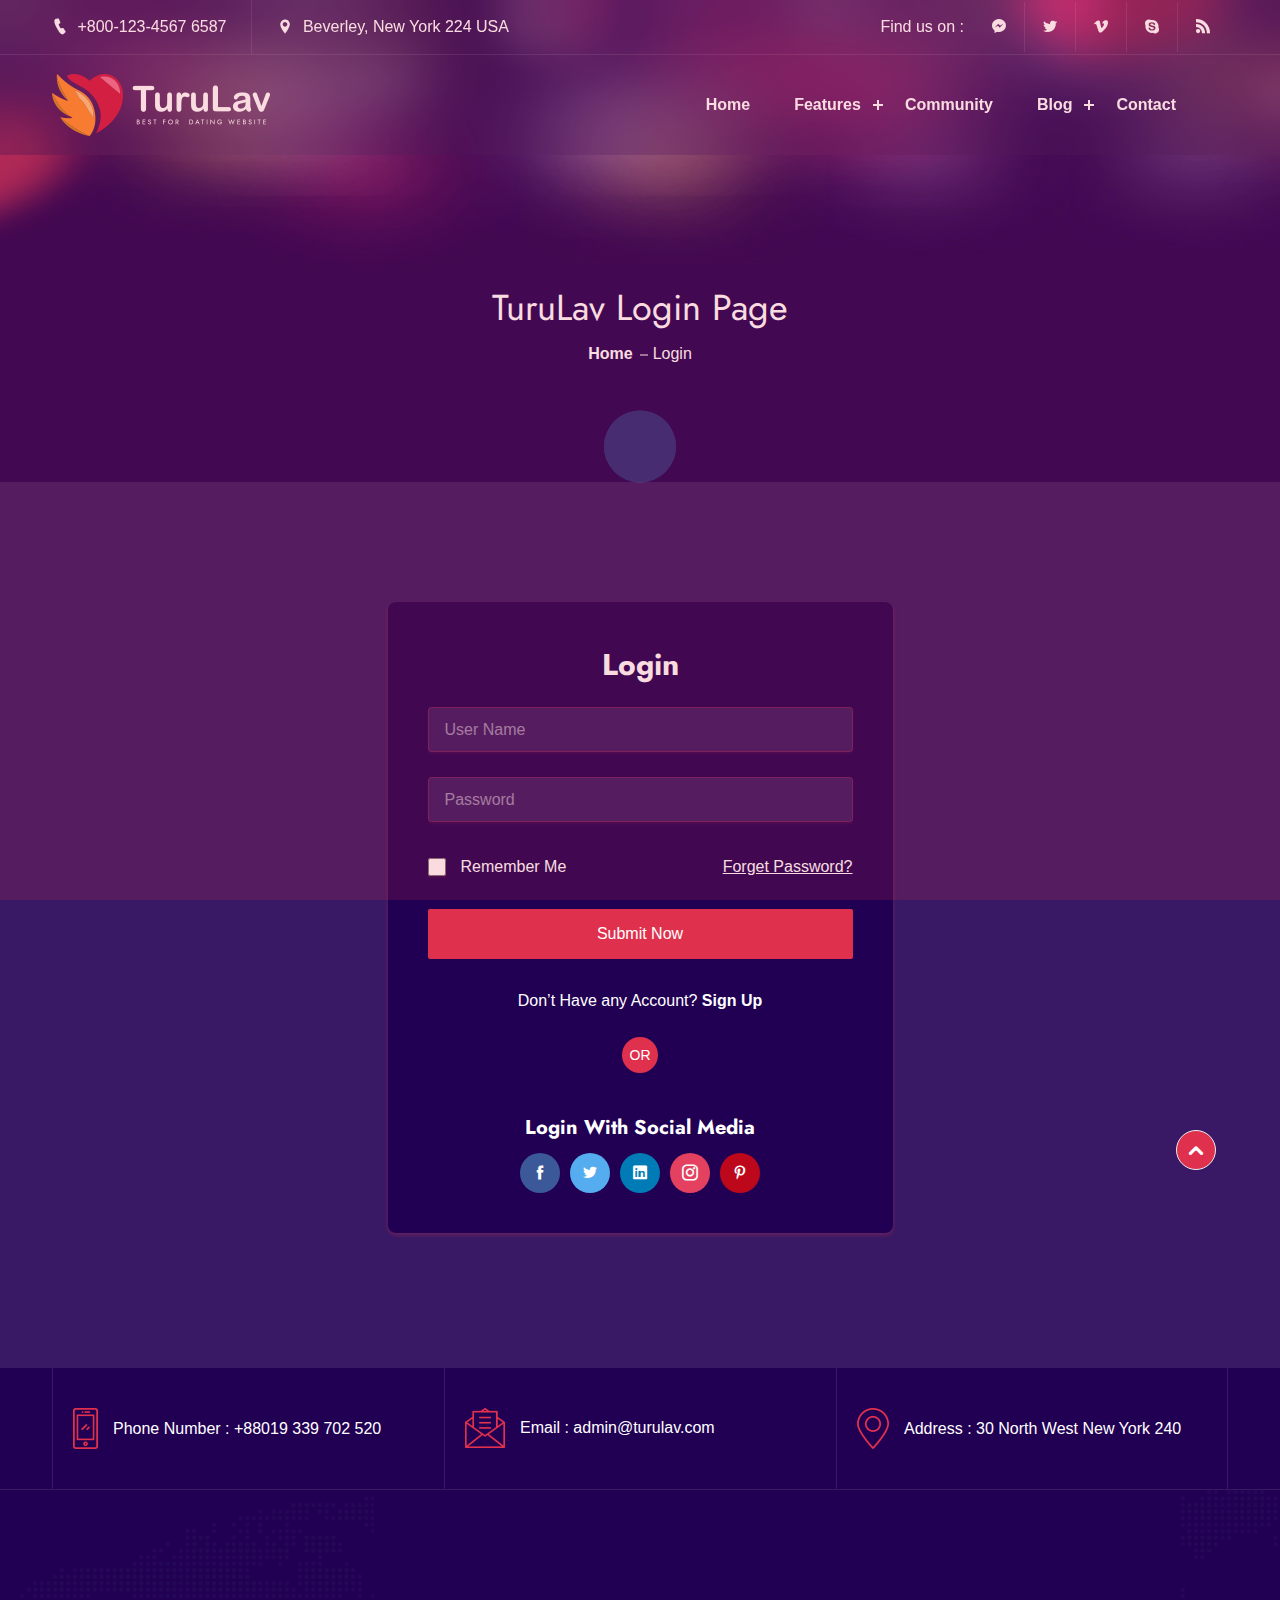
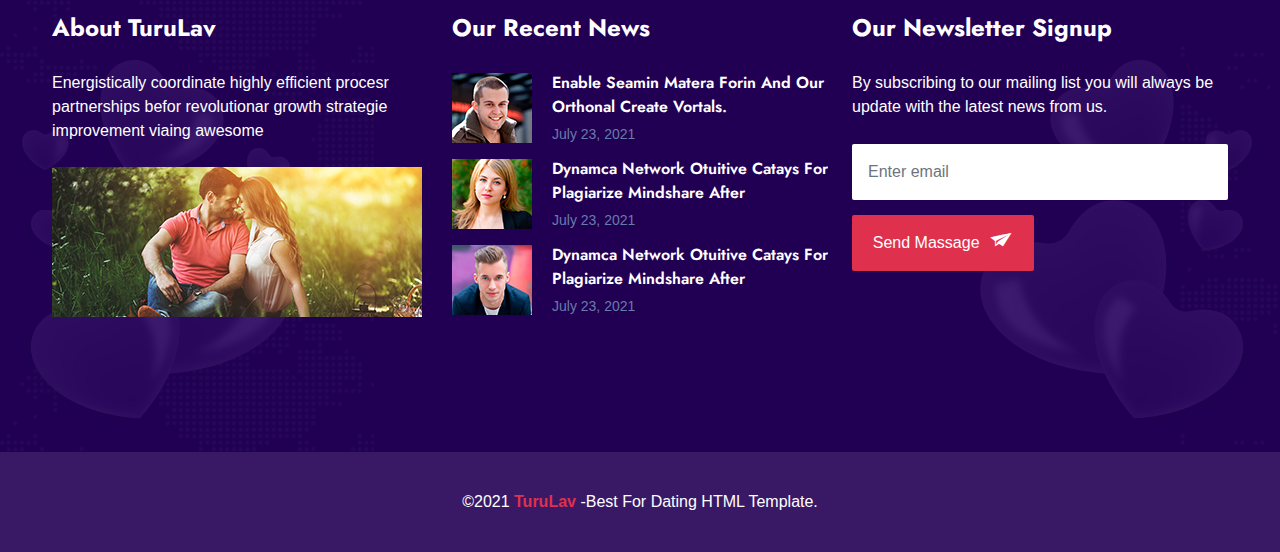
<file: turulav.com/login.html>
<!DOCTYPE html>
<html lang="en">


<!-- Mirrored from turulav.com/login.html by HTTrack Website Copier/3.x [XR&CO'2014], Thu, 30 Mar 2023 14:25:09 GMT -->
<head>
    <meta charset="UTF-8">
    <meta name="viewport" content="width=device-width, initial-scale=1.0">
    <!-- x-icon -->
    <link rel="shortcut icon" href="assets/images/x-icon.html" type="image/x-icon">

    <!-- Other css -->
    <link rel="stylesheet" href="assets/css/animate.css">
    <link rel="stylesheet" href="assets/css/bootstrap.min.css">
    <link rel="stylesheet" href="assets/css/icofont.min.css">
    <link rel="stylesheet" href="assets/css/swiper.min.css">
    <link rel="stylesheet" href="assets/css/style.css">

    <title>TuruLav</title>
</head>

<body>

    <!-- preloader start here -->
    <div class="preloader">
        <div class="preloader-inner">
            <div class="preloader-icon">
                <span></span>
                <span></span>
            </div>
        </div>
    </div>
    <!-- preloader ending here -->


    <!-- ==========Header Section Starts Here========== -->
    <header class="header-section">
        <div class="header-top">
            <div class="container">
                <div class="header-top-area">
                    <ul class="left">
                        <li>
                            <i class="icofont-ui-call"></i> <span>+800-123-4567 6587</span>
                        </li>
                        <li>
                            <i class="icofont-location-pin"></i> Beverley, New York 224 USA
                        </li>
                    </ul>
                    <ul class="social-icons d-flex align-items-center">
                        <li>
                            <p>
                                Find us on :
                            </p>
                        </li>
                        <li>
                            <a href="#" class="fb"><i class="icofont-facebook-messenger"></i></a>
                        </li>
                        <li>
                            <a href="#" class="twitter"><i class="icofont-twitter"></i></a>
                        </li>
                        <li>
                            <a href="#" class="vimeo"><i class="icofont-vimeo"></i></a>
                        </li>
                        <li>
                            <a href="#" class="skype"><i class="icofont-skype"></i></a>
                        </li>
                        <li>
                            <a href="#" class="rss"><i class="icofont-rss-feed"></i></a>
                        </li>
                    </ul>
                </div>
            </div>
        </div>
        <div class="header-bottom">
            <div class="container">
                <div class="header-wrapper">
                    <div class="logo">
                        <a href="index-2.html">
                            <img src="assets/images/logo/logo.png" alt="logo">
                        </a>
                    </div>
                    <div class="menu-area">
                        <ul class="menu">
                            <li>
                                <a href="index-2.html">Home</a>
                            </li>

                            <li>
                                <a href="#0">Features</a>
                                <ul class="submenu">
                                    <li><a href="members.html">All Members</a></li>
                                    <li><a href="profile.html">Member Profile</a></li>
                                    <li><a href="login.html" class="active">Login</a></li>
                                    <li><a href="signup.html">Sign Up</a></li>
                                    <li><a href="pricing-plan.html">Pricing Plan</a></li>
                                    <li><a href="404.html">404 Page</a></li>

                                </ul>
                            </li>
                            <li>
                                <a href="active-group.html">Community</a>
                            </li>
                            <li>
                                <a href="#0">Blog</a>
                                <ul class="submenu">
                                    <li><a href="blog.html">Blog</a></li>
                                    <li><a href="blog-single.html">Blog Single</a></li>
                                </ul>
                            </li>
                            <li><a href="contact.html">Contact</a></li>
                        </ul>

                        <!-- toggle icons -->
                        <div class="header-bar d-lg-none">
                            <span></span>
                            <span></span>
                            <span></span>
                        </div>
                        <div class="ellepsis-bar d-lg-none">
                            <i class="icofont-info-square"></i>
                        </div>
                    </div>
                </div>
            </div>
        </div>
    </header>
    <!-- ==========Header Section Ends Here========== -->

    <!-- ==========Page Header Section Start Here========== -->
    <section class="page-header-section style-1" style="background:url(assets/images/page-header.jpg)">
        <div class="container">
            <div class="page-header-content">
                <div class="page-header-inner">
                    <div class="page-title">
                        <h2>TuruLav Login Page</h2>
                    </div>
                    <ol class="breadcrumb">
                        <li><a href="index-2.html">Home</a></li>
                        <li class="active">Login</li>
                    </ol>
                </div>
            </div>
        </div>
    </section>
    <!-- ==========Page Header Section Ends Here========== -->

    <!-- ==========login Section start Here========== -->
    <div class="login-section padding-tb">
        <div class=" container">
            <div class="account-wrapper">
                <h3 class="title">Login</h3>
                <form class="account-form">
                    <div class="form-group">
                        <input type="text" placeholder="User Name" name="username">
                    </div>
                    <div class="form-group">
                        <input type="password" placeholder="Password" name="password">
                    </div>
                    <div class="form-group">
                        <div class="d-flex justify-content-between flex-wrap pt-sm-2">
                            <div class="checkgroup">
                                <input type="checkbox" name="remember" id="remember">
                                <label for="remember">Remember Me</label>
                            </div>
                            <a href="#">Forget Password?</a>
                        </div>
                    </div>
                    <div class="form-group">
                        <button class="d-block lab-btn"><span>Submit Now</span></button>
                    </div>
                </form>
                <div class="account-bottom">
                    <span class="d-block cate pt-10">Don’t Have any Account? <a href="signup.html"> Sign
                            Up</a></span>
                    <span class="or"><span>or</span></span>
                    <h5 class="subtitle">Login With Social Media</h5>
                    <ul class="social-media social-color lab-ul d-flex justify-content-center">
                        <li>
                            <a href="#" class="facebook"><i class="icofont-facebook"></i></a>
                        </li>
                        <li>
                            <a href="#" class="twitter"><i class="icofont-twitter"></i></a>
                        </li>
                        <li>
                            <a href="#" class="linkedin"><i class="icofont-linkedin"></i></a>
                        </li>
                        <li>
                            <a href="#" class="instagram"><i class="icofont-instagram"></i></a>
                        </li>
                        <li>
                            <a href="#" class="pinterest"><i class="icofont-pinterest"></i></a>
                        </li>
                    </ul>
                </div>
            </div>
        </div>
    </div>
    <!-- ==========Login Section ends Here========== -->

    <!-- ================ footer Section start Here =============== -->
    <footer class="footer-section">
        <div class="footer-top">
            <div class="container">
                <div class="row g-3 justify-content-center g-lg-0">
                    <div class="col-lg-4 col-sm-6 col-12">
                        <div class="footer-top-item lab-item">
                            <div class="lab-inner">
                                <div class="lab-thumb">
                                    <img src="assets/images/footer/icons/01.png" alt="Phone-icon">
                                </div>
                                <div class="lab-content">
                                    <span>Phone Number : +88019 339 702 520</span>
                                </div>
                            </div>
                        </div>
                    </div>
                    <div class="col-lg-4 col-sm-6 col-12">
                        <div class="footer-top-item lab-item">
                            <div class="lab-inner">
                                <div class="lab-thumb">
                                    <img src="assets/images/footer/icons/02.png" alt="email-icon">
                                </div>
                                <div class="lab-content">
                                    <span>Email : admin@turulav.com</span>
                                </div>
                            </div>
                        </div>
                    </div>
                    <div class="col-lg-4 col-sm-6 col-12">
                        <div class="footer-top-item lab-item">
                            <div class="lab-inner">
                                <div class="lab-thumb">
                                    <img src="assets/images/footer/icons/03.png" alt="location-icon">
                                </div>
                                <div class="lab-content">
                                    <span>Address : 30 North West New York 240</span>
                                </div>
                            </div>
                        </div>
                    </div>
                </div>
            </div>
        </div>
        <div class="footer-middle padding-tb" style="background-image: url(assets/images/footer/bg.png);">
            <div class="container">
                <div class="row">
                    <div class="col-lg-4 col-md-6 col-12">
                        <div class="footer-middle-item-wrapper">
                            <div class="footer-middle-item mb-lg-0">
                                <div class="fm-item-title">
                                    <h4>About TuruLav</h4>
                                </div>
                                <div class="fm-item-content">
                                    <p class="mb-4">Energistically coordinate highly efficient procesr
                                        partnerships befor revolutionar growth strategie
                                        improvement viaing awesome</p>
                                    <img src="assets/images/footer/about.jpg" alt="about-image" class="footer-abt-img">
                                </div>
                            </div>
                        </div>
                    </div>
                    <div class="col-lg-4 col-md-6 col-12">
                        <div class="footer-middle-item-wrapper">
                            <div class="footer-middle-item mb-lg-0">
                                <div class="fm-item-title">
                                    <h4>our Recent news</h4>
                                </div>
                                <div class="fm-item-content">
                                    <div class="fm-item-widget lab-item">
                                        <div class="lab-inner">
                                            <div class="lab-thumb">
                                                <a href="#"> <img src="assets/images/footer/01.jpg"
                                                        alt="footer-widget-img"></a>
                                            </div>
                                            <div class="lab-content">
                                                <h6><a href="blog-single.html">Enable Seamin Matera Forin And Our
                                                        Orthonal Create Vortals.</a></h6>
                                                <p>July 23, 2021</p>
                                            </div>
                                        </div>
                                    </div>
                                    <div class="fm-item-widget lab-item">
                                        <div class="lab-inner">
                                            <div class="lab-thumb">
                                                <a href="#"><img src="assets/images/footer/02.jpg"
                                                        alt="footer-widget-img"></a>
                                            </div>
                                            <div class="lab-content">
                                                <h6><a href="blog-single.html">Dynamca Network Otuitive Catays For
                                                        Plagiarize Mindshare After</a></h6>
                                                <p>July 23, 2021</p>
                                            </div>
                                        </div>
                                    </div>
                                    <div class="fm-item-widget lab-item">
                                        <div class="lab-inner">
                                            <div class="lab-thumb">
                                                <a href="#"><img src="assets/images/footer/03.jpg"
                                                        alt="footer-widget-img"></a>
                                            </div>
                                            <div class="lab-content">
                                                <h6><a href="blog-single.html">Dynamca Network Otuitive Catays For
                                                        Plagiarize Mindshare After</a></h6>
                                                <p>July 23, 2021</p>
                                            </div>
                                        </div>
                                    </div>
                                </div>
                            </div>
                        </div>
                    </div>
                    <div class="col-lg-4 col-md-6 col-12">
                        <div class="footer-middle-item-wrapper">
                            <div class="footer-middle-item-3 mb-lg-0">
                                <div class="fm-item-title">
                                    <h4>Our Newsletter Signup</h4>
                                </div>
                                <div class="fm-item-content">
                                    <p>By subscribing to our mailing list you will always
                                        be update with the latest news from us.</p>
                                    <form>
                                        <div class="form-group">
                                            <input type="email" class="form-control" placeholder="Enter email">
                                        </div>
                                        <button type="submit" class="lab-btn">Send Massage <i
                                                class="icofont-paper-plane"></i></button>
                                    </form>
                                </div>
                            </div>
                        </div>
                    </div>
                </div>
            </div>
        </div>
        <div class="footer-bottom">
            <div class="container">
                <div class="row">
                    <div class="col-12">
                        <div class="footer-bottom-content text-center">
                            <p>&copy;2021 <a href="index-2.html">TuruLav</a> -Best For Dating HTML Template.</p>
                        </div>
                    </div>
                </div>
            </div>
        </div>
    </footer>
    <!-- ================ footer Section end Here =============== -->



    <!-- scrollToTop start here -->
    <a href="#" class="scrollToTop"><i class="icofont-rounded-up"></i></a>
    <!-- scrollToTop ending here -->



    <!-- All Scripts -->
    <script src="assets/js/jquery.js"></script>
    <script src="assets/js/bootstrap.bundle.min.js"></script>
    <script src="assets/js/waypoints.min.js"></script>
    <script src="assets/js/swiper.min.js"></script>
    <script src="assets/js/jquery.counterup.min.js"></script>
    <script src="assets/js/wow.min.js"></script>
    <script src="assets/js/isotope.pkgd.min.js"></script>
    <script src="assets/js/functions.js"></script>
</body>


<!-- Mirrored from turulav.com/login.html by HTTrack Website Copier/3.x [XR&CO'2014], Thu, 30 Mar 2023 14:25:09 GMT -->
</html>
</file>
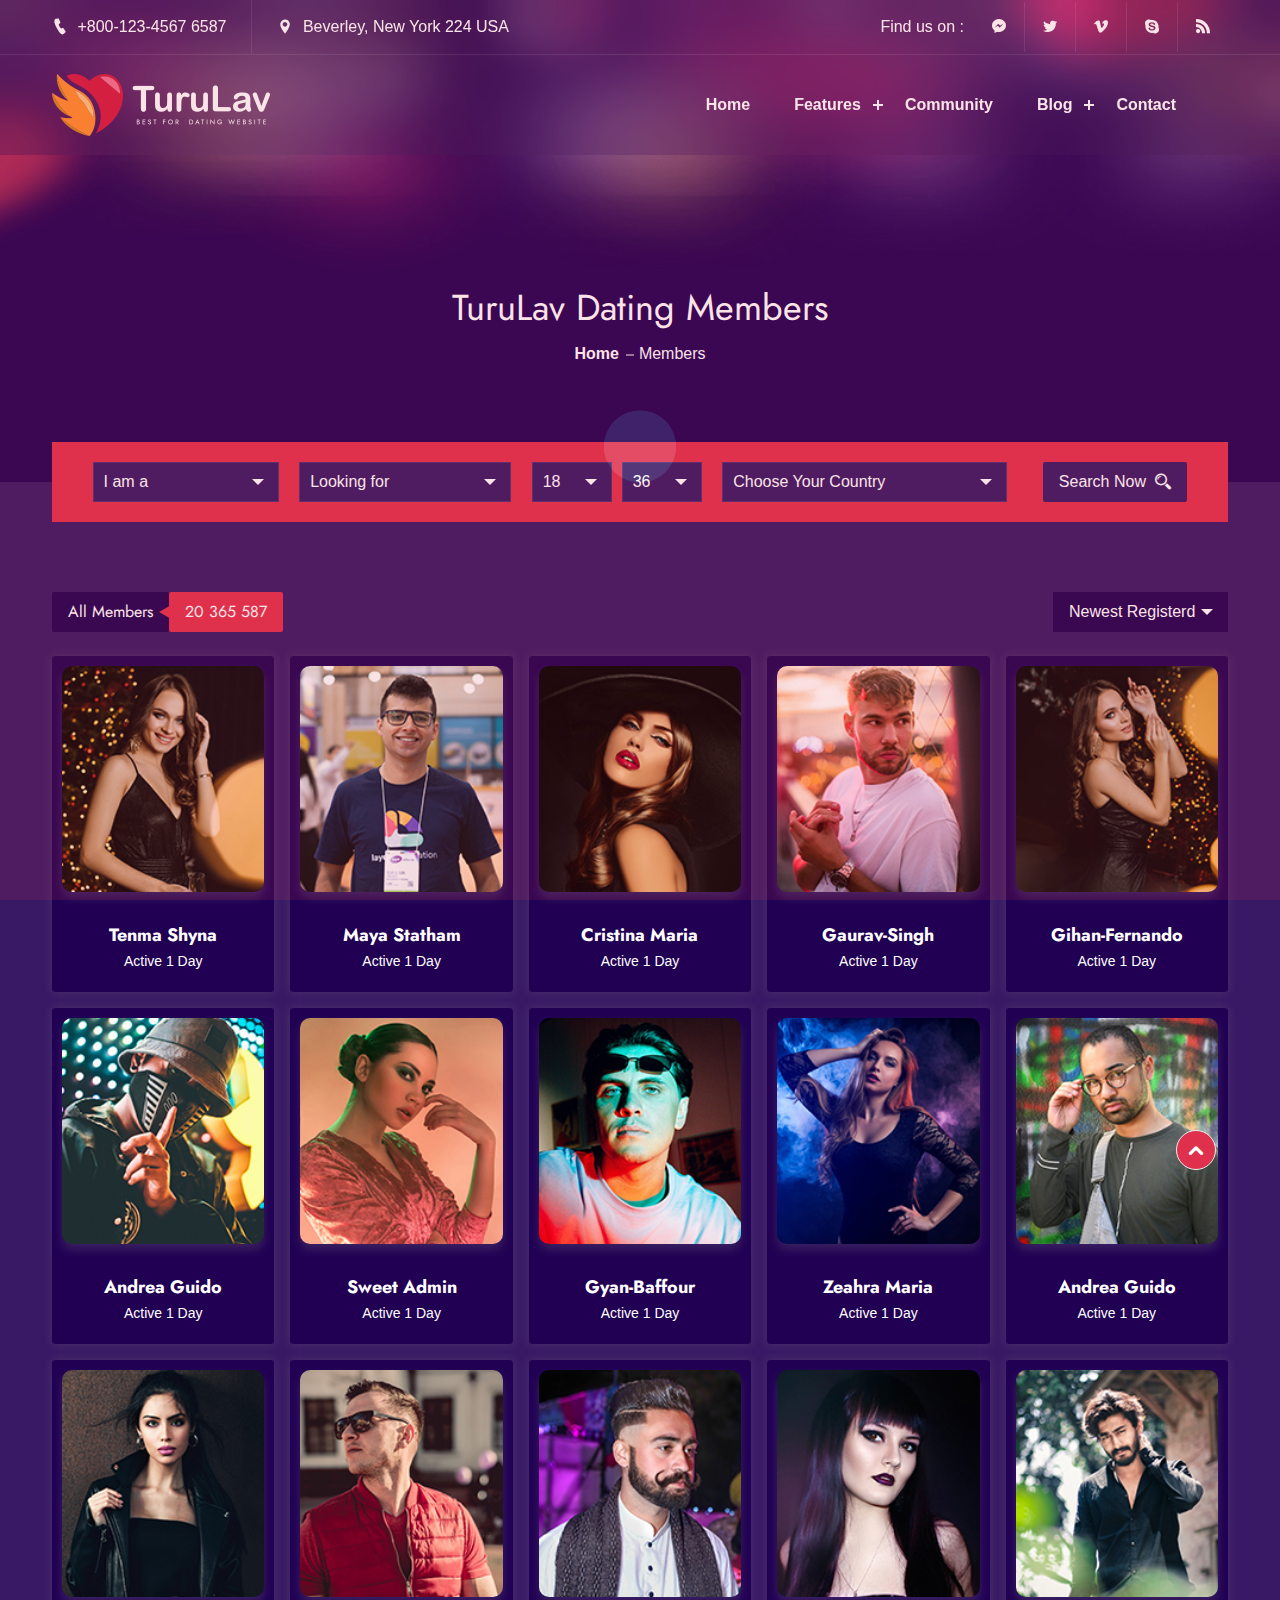
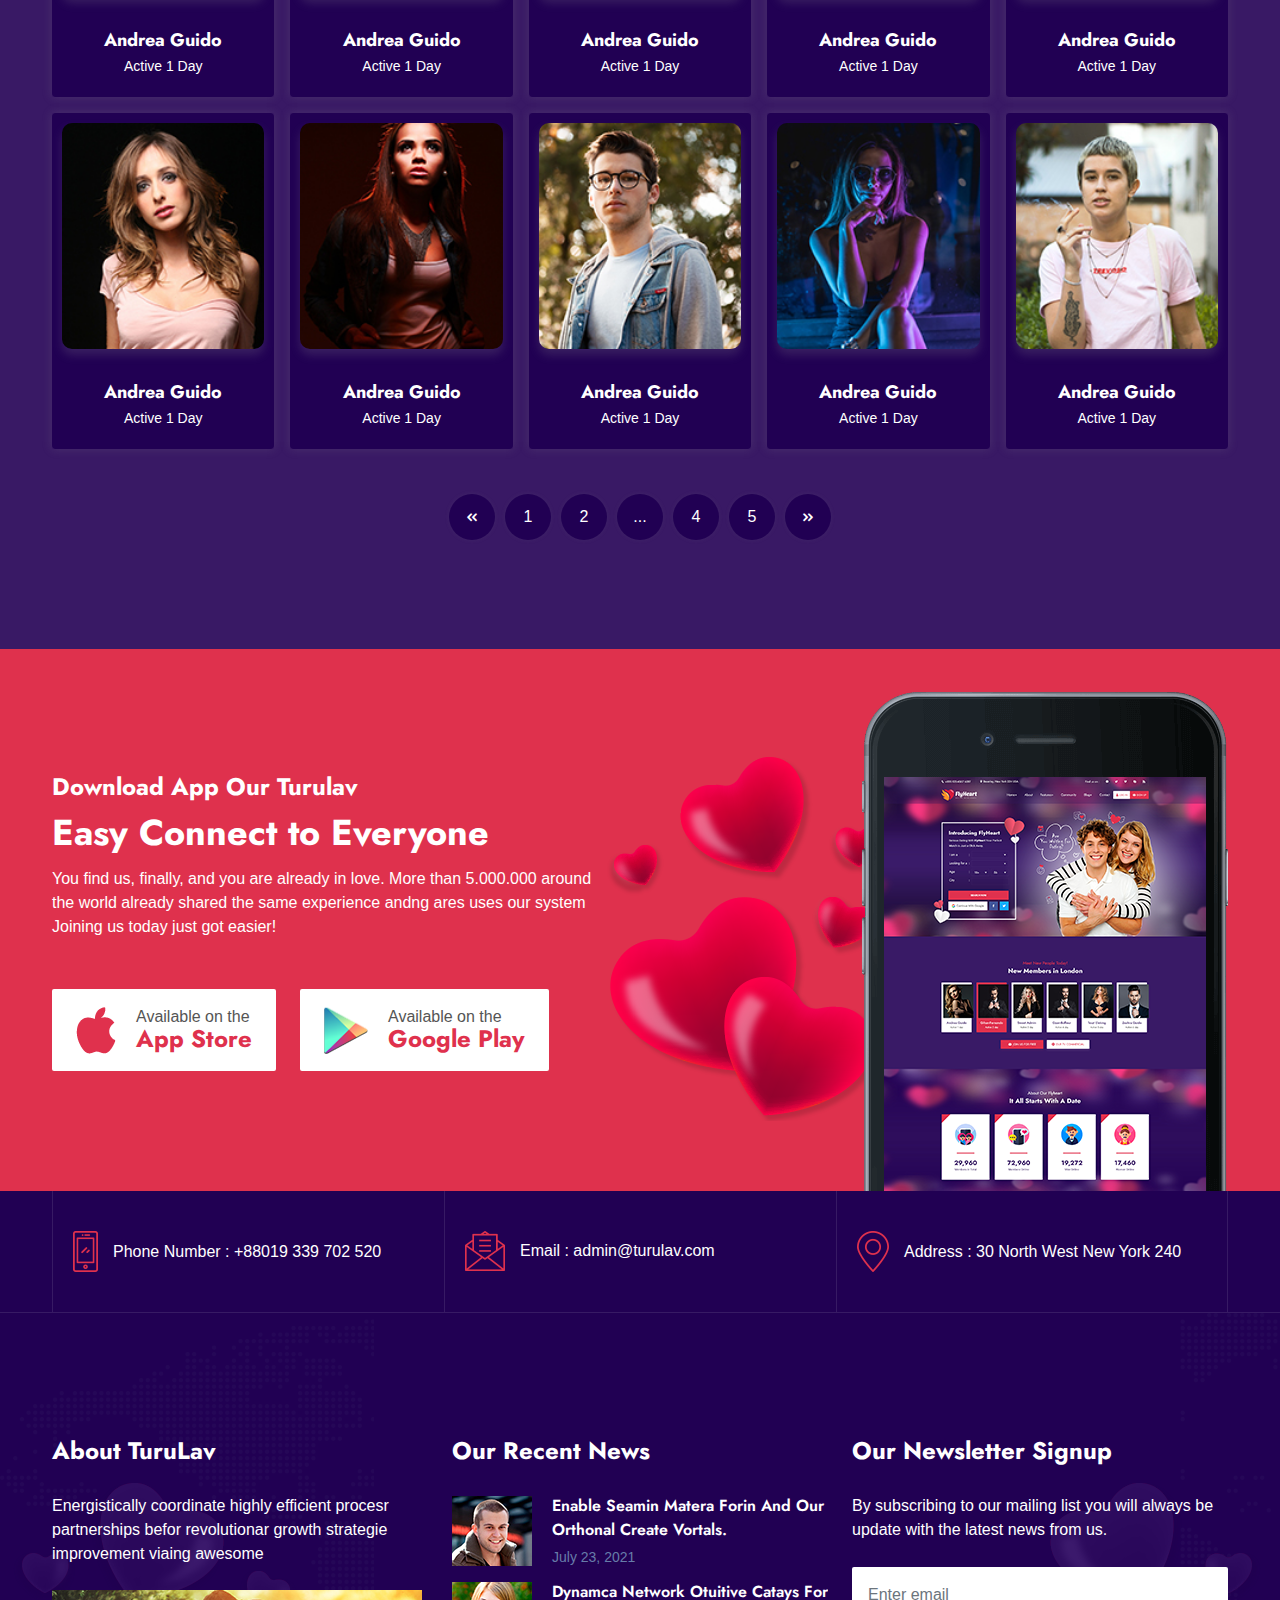
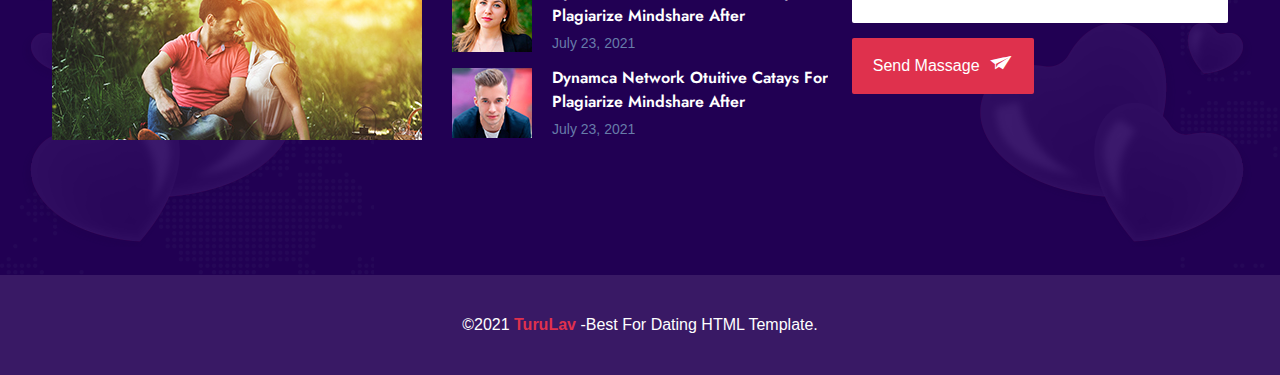
<file: turulav.com/members.html>
<!DOCTYPE html>
<html lang="en">


<!-- Mirrored from turulav.com/members.html by HTTrack Website Copier/3.x [XR&CO'2014], Thu, 30 Mar 2023 14:24:54 GMT -->
<head>
    <meta charset="UTF-8">
    <meta name="viewport" content="width=device-width, initial-scale=1.0">
    <!-- x-icon -->
    <link rel="shortcut icon" href="assets/images/x-icon.html" type="image/x-icon">

    <!-- Other css -->
    <link rel="stylesheet" href="assets/css/animate.css">
    <link rel="stylesheet" href="assets/css/bootstrap.min.css">
    <link rel="stylesheet" href="assets/css/icofont.min.css">
    <link rel="stylesheet" href="assets/css/swiper.min.css">
    <link rel="stylesheet" href="assets/css/style.css">

    <title>TuruLav</title>
</head>

<body>
    <!-- preloader start here -->
    <div class="preloader">
        <div class="preloader-inner">
            <div class="preloader-icon">
                <span></span>
                <span></span>
            </div>
        </div>
    </div>
    <!-- preloader ending here -->


    <!-- ==========Header Section Starts Here========== -->
    <header class="header-section">
        <div class="header-top">
            <div class="container">
                <div class="header-top-area">
                    <ul class="left">
                        <li>
                            <i class="icofont-ui-call"></i> <span>+800-123-4567 6587</span>
                        </li>
                        <li>
                            <i class="icofont-location-pin"></i> Beverley, New York 224 USA
                        </li>
                    </ul>
                    <ul class="social-icons d-flex align-items-center">
                        <li>
                            <p>
                                Find us on :
                            </p>
                        </li>
                        <li>
                            <a href="#" class="fb"><i class="icofont-facebook-messenger"></i></a>
                        </li>
                        <li>
                            <a href="#" class="twitter"><i class="icofont-twitter"></i></a>
                        </li>
                        <li>
                            <a href="#" class="vimeo"><i class="icofont-vimeo"></i></a>
                        </li>
                        <li>
                            <a href="#" class="skype"><i class="icofont-skype"></i></a>
                        </li>
                        <li>
                            <a href="#" class="rss"><i class="icofont-rss-feed"></i></a>
                        </li>
                    </ul>
                </div>
            </div>
        </div>
        <div class="header-bottom">
            <div class="container">
                <div class="header-wrapper">
                    <div class="logo">
                        <a href="index-2.html">
                            <img src="assets/images/logo/logo.png" alt="logo">
                        </a>
                    </div>
                    <div class="menu-area">
                        <ul class="menu">
                            <li>
                                <a href="index-2.html">Home</a>
                            </li>

                            <li>
                                <a href="#0">Features</a>
                                <ul class="submenu">
                                    <li><a href="members.html" class="active">All Members</a></li>
                                    <li><a href="profile.html">Member Profile</a></li>
                                    <li><a href="login.html">Login</a></li>
                                    <li><a href="signup.html">Sign Up</a></li>
                                    <li><a href="pricing-plan.html">Pricing Plan</a></li>
                                    <li><a href="404.html">404 Page</a></li>

                                </ul>
                            </li>
                            <li>
                                <a href="active-group.html">Community</a>
                            </li>
                            <li>
                                <a href="#0">Blog</a>
                                <ul class="submenu">
                                    <li><a href="blog.html">Blog</a></li>
                                    <li><a href="blog-single.html">Blog Single</a></li>
                                </ul>
                            </li>
                            <li><a href="contact.html">Contact</a></li>
                        </ul>

                        <!-- toggle icons -->
                        <div class="header-bar d-lg-none">
                            <span></span>
                            <span></span>
                            <span></span>
                        </div>
                        <div class="ellepsis-bar d-lg-none">
                            <i class="icofont-info-square"></i>
                        </div>
                    </div>
                </div>
            </div>
        </div>
    </header>
    <!-- ==========Header Section Ends Here========== -->

    <!-- ==========Page Header Section Start Here========== -->
    <section class="page-header-section style-1" style="background:url(assets/images/page-header.jpg)">
        <div class="container">
            <div class="page-header-content">
                <div class="page-header-inner">
                    <div class="page-title">
                        <h2>TuruLav Dating Members</h2>
                    </div>
                    <ol class="breadcrumb">
                        <li><a href="index-2.html">Home</a></li>
                        <li class="active">Members</li>
                    </ol>
                </div>
            </div>
        </div>
    </section>
    <!-- ==========Page Header Section Ends Here========== -->


    <!-- ==========Member page Section Start Here========== -->
    <section class="member-page-section">
        <div class="container">
            <div class="member-filter">
                <div class="member-filter-inner">
                    <form action="https://turulav.com/" class="filter-form">
                        <div class="gender">
                            <div class="custom-select right w-100">
                                <select name="gender" id="gender" class="">
                                    <option value="0">I am a </option>
                                    <option value="1">Male</option>
                                    <option value="2">Female</option>
                                    <option value="3">Others</option>
                                </select>
                            </div>
                        </div>
                        <div class="person">
                            <div class="custom-select right w-100">
                                <select name="gender" id="gender-two" class="">
                                    <option value="0">Looking for</option>
                                    <option value="1">Male</option>
                                    <option value="2">Female</option>
                                    <option value="3">Others</option>
                                </select>
                            </div>
                        </div>
                        <div class="age">
                            <div class="right d-flex justify-content-between w-100">
                                <div class="custom-select">
                                    <select name="age-start" id="age">
                                        <option value="1">18</option>
                                        <option value="2">19</option>
                                        <option value="3">20</option>
                                        <option value="4">21</option>
                                        <option value="5">22</option>
                                        <option value="6">23</option>
                                        <option value="7">24</option>
                                        <option value="8">25</option>
                                        <option value="9">26</option>
                                        <option value="10">27</option>
                                        <option value="11">28</option>
                                        <option value="13">29</option>
                                        <option value="14">30</option>
                                    </select>
                                </div>

                                <div class="custom-select">
                                    <select name="age-end" id="age-two">
                                        <option value="1">36</option>
                                        <option value="2">19</option>
                                        <option value="3">20</option>
                                        <option value="4">21</option>
                                        <option value="5">22</option>
                                        <option value="6">23</option>
                                        <option value="7">24</option>
                                        <option value="8">25</option>
                                        <option value="9">26</option>
                                        <option value="10">27</option>
                                        <option value="11">28</option>
                                        <option value="13">29</option>
                                        <option value="14">30</option>
                                    </select>
                                </div>
                            </div>
                        </div>
                        <div class="city">
                            <div class="custom-select right w-100">
                                <select name="country" id="country" class="">
                                    <option value="0">Choose Your Country
                                    </option>
                                    <option value="1">USA</option>
                                    <option value="2">UK</option>
                                    <option value="3">Spain</option>
                                    <option value="4">Brazil</option>
                                    <option value="5">France</option>
                                    <option value="6">Newzeland</option>
                                    <option value="7">Australia</option>
                                    <option value="8">Bangladesh</option>
                                    <option value="9">Turki</option>
                                    <option value="10">Chine</option>
                                    <option value="11">India</option>
                                    <option value="12">Canada</option>
                                </select>
                            </div>
                        </div>
                        <button class="lab-btn" type="submit">Search now <i class="icofont-search-2"></i></button>
                    </form>
                </div>
            </div>
            <div class="member-wrapper">
                <ul class="member-info mb-4">
                    <li class="all-member">
                        <p>All Members </p>
                        <p>20 365 587</p>
                    </li>
                    <li class="member-cat">
                        <div class="custom-select right w-100">
                            <select name="member" id="member-cat" class="">
                                <option value="0">Newest Registerd</option>
                                <option value="1">Oldest</option>
                                <option value="2">Popular</option>
                                <option value="3">Most Active</option>
                            </select>
                        </div>
                    </li>
                </ul>
                <div class="row g-3 row-cols-2 row-cols-md-3 row-cols-lg-4 row-cols-xl-5 justify-content-center">
                    <div class="col">
                        <div class="lab-item member-item style-1 style-2">
                            <div class="lab-inner">
                                <div class="lab-thumb">
                                    <img src="assets/images/member/01.jpg" alt="member-img">
                                </div>
                                <div class="lab-content">
                                    <h6><a href="profile.html">Tenma Shyna</a> </h6>
                                    <p>Active 1 Day</p>
                                </div>
                            </div>
                        </div>
                    </div>
                    <div class="col">
                        <div class="lab-item member-item style-1 style-2">
                            <div class="lab-inner">
                                <div class="lab-thumb">
                                    <img src="assets/images/member/02.jpg" alt="member-img">
                                </div>
                                <div class="lab-content">
                                    <h6><a href="profile.html">Maya Statham</a> </h6>
                                    <p>Active 1 Day</p>
                                </div>
                            </div>
                        </div>
                    </div>
                    <div class="col">
                        <div class="lab-item member-item style-1 style-2">
                            <div class="lab-inner">
                                <div class="lab-thumb">
                                    <img src="assets/images/member/03.jpg" alt="member-img">
                                </div>
                                <div class="lab-content">
                                    <h6><a href="profile.html">Cristina Maria</a> </h6>
                                    <p>Active 1 Day</p>
                                </div>
                            </div>
                        </div>
                    </div>
                    <div class="col">
                        <div class="lab-item member-item style-1 style-2">
                            <div class="lab-inner">
                                <div class="lab-thumb">
                                    <img src="assets/images/member/04.jpg" alt="member-img">
                                </div>
                                <div class="lab-content">
                                    <h6><a href="profile.html">Gaurav-Singh</a> </h6>
                                    <p>Active 1 Day</p>
                                </div>
                            </div>
                        </div>
                    </div>
                    <div class="col">
                        <div class="lab-item member-item style-1 style-2">
                            <div class="lab-inner">
                                <div class="lab-thumb">
                                    <img src="assets/images/member/05.jpg" alt="member-img">
                                </div>
                                <div class="lab-content">
                                    <h6><a href="profile.html">Gihan-Fernando</a> </h6>
                                    <p>Active 1 Day</p>
                                </div>
                            </div>
                        </div>
                    </div>
                    <div class="col">
                        <div class="lab-item member-item style-1 style-2">
                            <div class="lab-inner">
                                <div class="lab-thumb">
                                    <img src="assets/images/member/06.jpg" alt="member-img">
                                </div>
                                <div class="lab-content">
                                    <h6><a href="profile.html">Andrea Guido</a> </h6>
                                    <p>Active 1 Day</p>
                                </div>
                            </div>
                        </div>
                    </div>
                    <div class="col">
                        <div class="lab-item member-item style-1 style-2">
                            <div class="lab-inner">
                                <div class="lab-thumb">
                                    <img src="assets/images/member/07.jpg" alt="member-img">
                                </div>
                                <div class="lab-content">
                                    <h6><a href="profile.html">Sweet Admin</a> </h6>
                                    <p>Active 1 Day</p>
                                </div>
                            </div>
                        </div>
                    </div>
                    <div class="col">
                        <div class="lab-item member-item style-1 style-2">
                            <div class="lab-inner">
                                <div class="lab-thumb">
                                    <img src="assets/images/member/08.jpg" alt="member-img">
                                </div>
                                <div class="lab-content">
                                    <h6><a href="profile.html">Gyan-Baffour</a> </h6>
                                    <p>Active 1 Day</p>
                                </div>
                            </div>
                        </div>
                    </div>
                    <div class="col">
                        <div class="lab-item member-item style-1 style-2">
                            <div class="lab-inner">
                                <div class="lab-thumb">
                                    <img src="assets/images/member/09.jpg" alt="member-img">
                                </div>
                                <div class="lab-content">
                                    <h6><a href="profile.html">Zeahra Maria</a> </h6>
                                    <p>Active 1 Day</p>
                                </div>
                            </div>
                        </div>
                    </div>
                    <div class="col">
                        <div class="lab-item member-item style-1 style-2">
                            <div class="lab-inner">
                                <div class="lab-thumb">
                                    <img src="assets/images/member/10.jpg" alt="member-img">
                                </div>
                                <div class="lab-content">
                                    <h6><a href="profile.html">Andrea Guido</a> </h6>
                                    <p>Active 1 Day</p>
                                </div>
                            </div>
                        </div>
                    </div>
                    <div class="col">
                        <div class="lab-item member-item style-1 style-2">
                            <div class="lab-inner">
                                <div class="lab-thumb">
                                    <img src="assets/images/member/11.jpg" alt="member-img">
                                </div>
                                <div class="lab-content">
                                    <h6><a href="profile.html">Andrea Guido</a> </h6>
                                    <p>Active 1 Day</p>
                                </div>
                            </div>
                        </div>
                    </div>
                    <div class="col">
                        <div class="lab-item member-item style-1 style-2">
                            <div class="lab-inner">
                                <div class="lab-thumb">
                                    <img src="assets/images/member/12.jpg" alt="member-img">
                                </div>
                                <div class="lab-content">
                                    <h6><a href="profile.html">Andrea Guido</a> </h6>
                                    <p>Active 1 Day</p>
                                </div>
                            </div>
                        </div>
                    </div>
                    <div class="col">
                        <div class="lab-item member-item style-1 style-2">
                            <div class="lab-inner">
                                <div class="lab-thumb">
                                    <img src="assets/images/member/13.jpg" alt="member-img">
                                </div>
                                <div class="lab-content">
                                    <h6><a href="profile.html">Andrea Guido</a> </h6>
                                    <p>Active 1 Day</p>
                                </div>
                            </div>
                        </div>
                    </div>
                    <div class="col">
                        <div class="lab-item member-item style-1 style-2">
                            <div class="lab-inner">
                                <div class="lab-thumb">
                                    <img src="assets/images/member/14.jpg" alt="member-img">
                                </div>
                                <div class="lab-content">
                                    <h6><a href="profile.html">Andrea Guido</a> </h6>
                                    <p>Active 1 Day</p>
                                </div>
                            </div>
                        </div>
                    </div>
                    <div class="col">
                        <div class="lab-item member-item style-1 style-2">
                            <div class="lab-inner">
                                <div class="lab-thumb">
                                    <img src="assets/images/member/15.jpg" alt="member-img">
                                </div>
                                <div class="lab-content">
                                    <h6><a href="profile.html">Andrea Guido</a> </h6>
                                    <p>Active 1 Day</p>
                                </div>
                            </div>
                        </div>
                    </div>
                    <div class="col">
                        <div class="lab-item member-item style-1 style-2">
                            <div class="lab-inner">
                                <div class="lab-thumb">
                                    <img src="assets/images/member/16.jpg" alt="member-img">
                                </div>
                                <div class="lab-content">
                                    <h6><a href="profile.html">Andrea Guido</a> </h6>
                                    <p>Active 1 Day</p>
                                </div>
                            </div>
                        </div>
                    </div>
                    <div class="col">
                        <div class="lab-item member-item style-1 style-2">
                            <div class="lab-inner">
                                <div class="lab-thumb">
                                    <img src="assets/images/member/17.jpg" alt="member-img">
                                </div>
                                <div class="lab-content">
                                    <h6><a href="profile.html">Andrea Guido</a> </h6>
                                    <p>Active 1 Day</p>
                                </div>
                            </div>
                        </div>
                    </div>
                    <div class="col">
                        <div class="lab-item member-item style-1 style-2">
                            <div class="lab-inner">
                                <div class="lab-thumb">
                                    <img src="assets/images/member/18.jpg" alt="member-img">
                                </div>
                                <div class="lab-content">
                                    <h6><a href="profile.html">Andrea Guido</a> </h6>
                                    <p>Active 1 Day</p>
                                </div>
                            </div>
                        </div>
                    </div>
                    <div class="col">
                        <div class="lab-item member-item style-1 style-2">
                            <div class="lab-inner">
                                <div class="lab-thumb">
                                    <img src="assets/images/member/19.jpg" alt="member-img">
                                </div>
                                <div class="lab-content">
                                    <h6><a href="profile.html">Andrea Guido</a> </h6>
                                    <p>Active 1 Day</p>
                                </div>
                            </div>
                        </div>
                    </div>
                    <div class="col">
                        <div class="lab-item member-item style-1 style-2">
                            <div class="lab-inner">
                                <div class="lab-thumb">
                                    <img src="assets/images/member/20.jpg" alt="member-img">
                                </div>
                                <div class="lab-content">
                                    <h6><a href="profile.html">Andrea Guido</a> </h6>
                                    <p>Active 1 Day</p>
                                </div>
                            </div>
                        </div>
                    </div>
                </div>
                <div class="paginations">
                    <ul class="lab-ul d-flex flex-wrap justify-content-center mb-1">
                        <li>
                            <a href="#"><i class="icofont-rounded-double-left"></i></a>
                        </li>
                        <li>
                            <a href="#">1</a>
                        </li>
                        <li class="d-none d-sm-block">
                            <a href="#">2</a>
                        </li>
                        <li>
                            <a href="#">...</a>
                        </li>
                        <li class="d-none d-sm-block">
                            <a href="#">4</a>
                        </li>
                        <li>
                            <a href="#">5</a>
                        </li>
                        <li>
                            <a href="#"><i class="icofont-rounded-double-right"></i></a>
                        </li>
                    </ul>
                </div>
            </div>
        </div>
    </section>
    <!-- ==========Member page Section Ends Here========== -->

    <!-- ================ App Section start Here =============== -->
    <section class="app-section bg-theme">
        <div class="container">
            <div class="section-wrapper padding-tb">
                <div class="app-content">
                    <h4>Download App Our Turulav</h4>
                    <h2>Easy Connect to Everyone</h2>
                    <p>You find us, finally, and you are already in love. More than 5.000.000 around
                        the world already shared the same experience andng ares uses our system
                        Joining us today just got easier!</p>
                    <ul class="app-download d-flex flex-wrap">
                        <li><a href="#" class="d-flex flex-wrap align-items-center">
                                <div class="app-thumb">
                                    <img src="assets/images/app/apple.png" alt="apple">
                                </div>
                                <div class="app-content">
                                    <p>Available on the</p>
                                    <h4>App Store</h4>
                                </div>
                            </a></li>
                        <li class="d-inline-block">
                            <a href="#" class="d-flex flex-wrap align-items-center">
                                <div class="app-thumb">
                                    <img src="assets/images/app/playstore.png" alt="playstore">
                                </div>
                                <div class="app-content">
                                    <p>Available on the</p>
                                    <h4>Google Play</h4>
                                </div>
                            </a>
                        </li>
                    </ul>

                </div>
                <div class="mobile-app">
                    <img src="assets/images/app/mobile-view.png" alt="mbl-view">
                </div>
            </div>
        </div>
    </section>
    <!-- ================ App Section end Here =============== -->



    <!-- ================ footer Section start Here =============== -->
    <footer class="footer-section">
        <div class="footer-top">
            <div class="container">
                <div class="row g-3 justify-content-center g-lg-0">
                    <div class="col-lg-4 col-sm-6 col-12">
                        <div class="footer-top-item lab-item">
                            <div class="lab-inner">
                                <div class="lab-thumb">
                                    <img src="assets/images/footer/icons/01.png" alt="Phone-icon">
                                </div>
                                <div class="lab-content">
                                    <span>Phone Number : +88019 339 702 520</span>
                                </div>
                            </div>
                        </div>
                    </div>
                    <div class="col-lg-4 col-sm-6 col-12">
                        <div class="footer-top-item lab-item">
                            <div class="lab-inner">
                                <div class="lab-thumb">
                                    <img src="assets/images/footer/icons/02.png" alt="email-icon">
                                </div>
                                <div class="lab-content">
                                    <span>Email : admin@turulav.com</span>
                                </div>
                            </div>
                        </div>
                    </div>
                    <div class="col-lg-4 col-sm-6 col-12">
                        <div class="footer-top-item lab-item">
                            <div class="lab-inner">
                                <div class="lab-thumb">
                                    <img src="assets/images/footer/icons/03.png" alt="location-icon">
                                </div>
                                <div class="lab-content">
                                    <span>Address : 30 North West New York 240</span>
                                </div>
                            </div>
                        </div>
                    </div>
                </div>
            </div>
        </div>
        <div class="footer-middle padding-tb" style="background-image: url(assets/images/footer/bg.png);">
            <div class="container">
                <div class="row">
                    <div class="col-lg-4 col-md-6 col-12">
                        <div class="footer-middle-item-wrapper">
                            <div class="footer-middle-item mb-lg-0">
                                <div class="fm-item-title">
                                    <h4>About TuruLav</h4>
                                </div>
                                <div class="fm-item-content">
                                    <p class="mb-4">Energistically coordinate highly efficient procesr
                                        partnerships befor revolutionar growth strategie
                                        improvement viaing awesome</p>
                                    <img src="assets/images/footer/about.jpg" alt="about-image" class="footer-abt-img">
                                </div>
                            </div>
                        </div>
                    </div>
                    <div class="col-lg-4 col-md-6 col-12">
                        <div class="footer-middle-item-wrapper">
                            <div class="footer-middle-item mb-lg-0">
                                <div class="fm-item-title">
                                    <h4>our Recent news</h4>
                                </div>
                                <div class="fm-item-content">
                                    <div class="fm-item-widget lab-item">
                                        <div class="lab-inner">
                                            <div class="lab-thumb">
                                                <a href="#"> <img src="assets/images/footer/01.jpg"
                                                        alt="footer-widget-img"></a>
                                            </div>
                                            <div class="lab-content">
                                                <h6><a href="blog-single.html">Enable Seamin Matera Forin And Our
                                                        Orthonal Create Vortals.</a></h6>
                                                <p>July 23, 2021</p>
                                            </div>
                                        </div>
                                    </div>
                                    <div class="fm-item-widget lab-item">
                                        <div class="lab-inner">
                                            <div class="lab-thumb">
                                                <a href="#"><img src="assets/images/footer/02.jpg"
                                                        alt="footer-widget-img"></a>
                                            </div>
                                            <div class="lab-content">
                                                <h6><a href="blog-single.html">Dynamca Network Otuitive Catays For
                                                        Plagiarize Mindshare After</a></h6>
                                                <p>July 23, 2021</p>
                                            </div>
                                        </div>
                                    </div>
                                    <div class="fm-item-widget lab-item">
                                        <div class="lab-inner">
                                            <div class="lab-thumb">
                                                <a href="#"><img src="assets/images/footer/03.jpg"
                                                        alt="footer-widget-img"></a>
                                            </div>
                                            <div class="lab-content">
                                                <h6><a href="blog-single.html">Dynamca Network Otuitive Catays For
                                                        Plagiarize Mindshare After</a></h6>
                                                <p>July 23, 2021</p>
                                            </div>
                                        </div>
                                    </div>
                                </div>
                            </div>
                        </div>
                    </div>
                    <div class="col-lg-4 col-md-6 col-12">
                        <div class="footer-middle-item-wrapper">
                            <div class="footer-middle-item-3 mb-lg-0">
                                <div class="fm-item-title">
                                    <h4>Our Newsletter Signup</h4>
                                </div>
                                <div class="fm-item-content">
                                    <p>By subscribing to our mailing list you will always
                                        be update with the latest news from us.</p>
                                    <form>
                                        <div class="form-group">
                                            <input type="email" class="form-control" placeholder="Enter email">
                                        </div>
                                        <button type="submit" class="lab-btn">Send Massage <i
                                                class="icofont-paper-plane"></i></button>
                                    </form>
                                </div>
                            </div>
                        </div>
                    </div>
                </div>
            </div>
        </div>
        <div class="footer-bottom">
            <div class="container">
                <div class="row">
                    <div class="col-12">
                        <div class="footer-bottom-content text-center">
                            <p>&copy;2021 <a href="index-2.html">TuruLav</a> -Best For Dating HTML Template.</p>
                        </div>
                    </div>
                </div>
            </div>
        </div>
    </footer>
    <!-- ================ footer Section end Here =============== -->



    <!-- scrollToTop start here -->
    <a href="#" class="scrollToTop"><i class="icofont-rounded-up"></i></a>
    <!-- scrollToTop ending here -->




    <!-- All Scripts -->
    <script src="assets/js/jquery.js"></script>
    <script src="assets/js/bootstrap.bundle.min.js"></script>
    <script src="assets/js/waypoints.min.js"></script>
    <script src="assets/js/swiper.min.js"></script>
    <script src="assets/js/jquery.counterup.min.js"></script>
    <script src="assets/js/wow.min.js"></script>
    <script src="assets/js/isotope.pkgd.min.js"></script>
    <script src="assets/js/functions.js"></script>
</body>


<!-- Mirrored from turulav.com/members.html by HTTrack Website Copier/3.x [XR&CO'2014], Thu, 30 Mar 2023 14:24:58 GMT -->
</html>
</file>
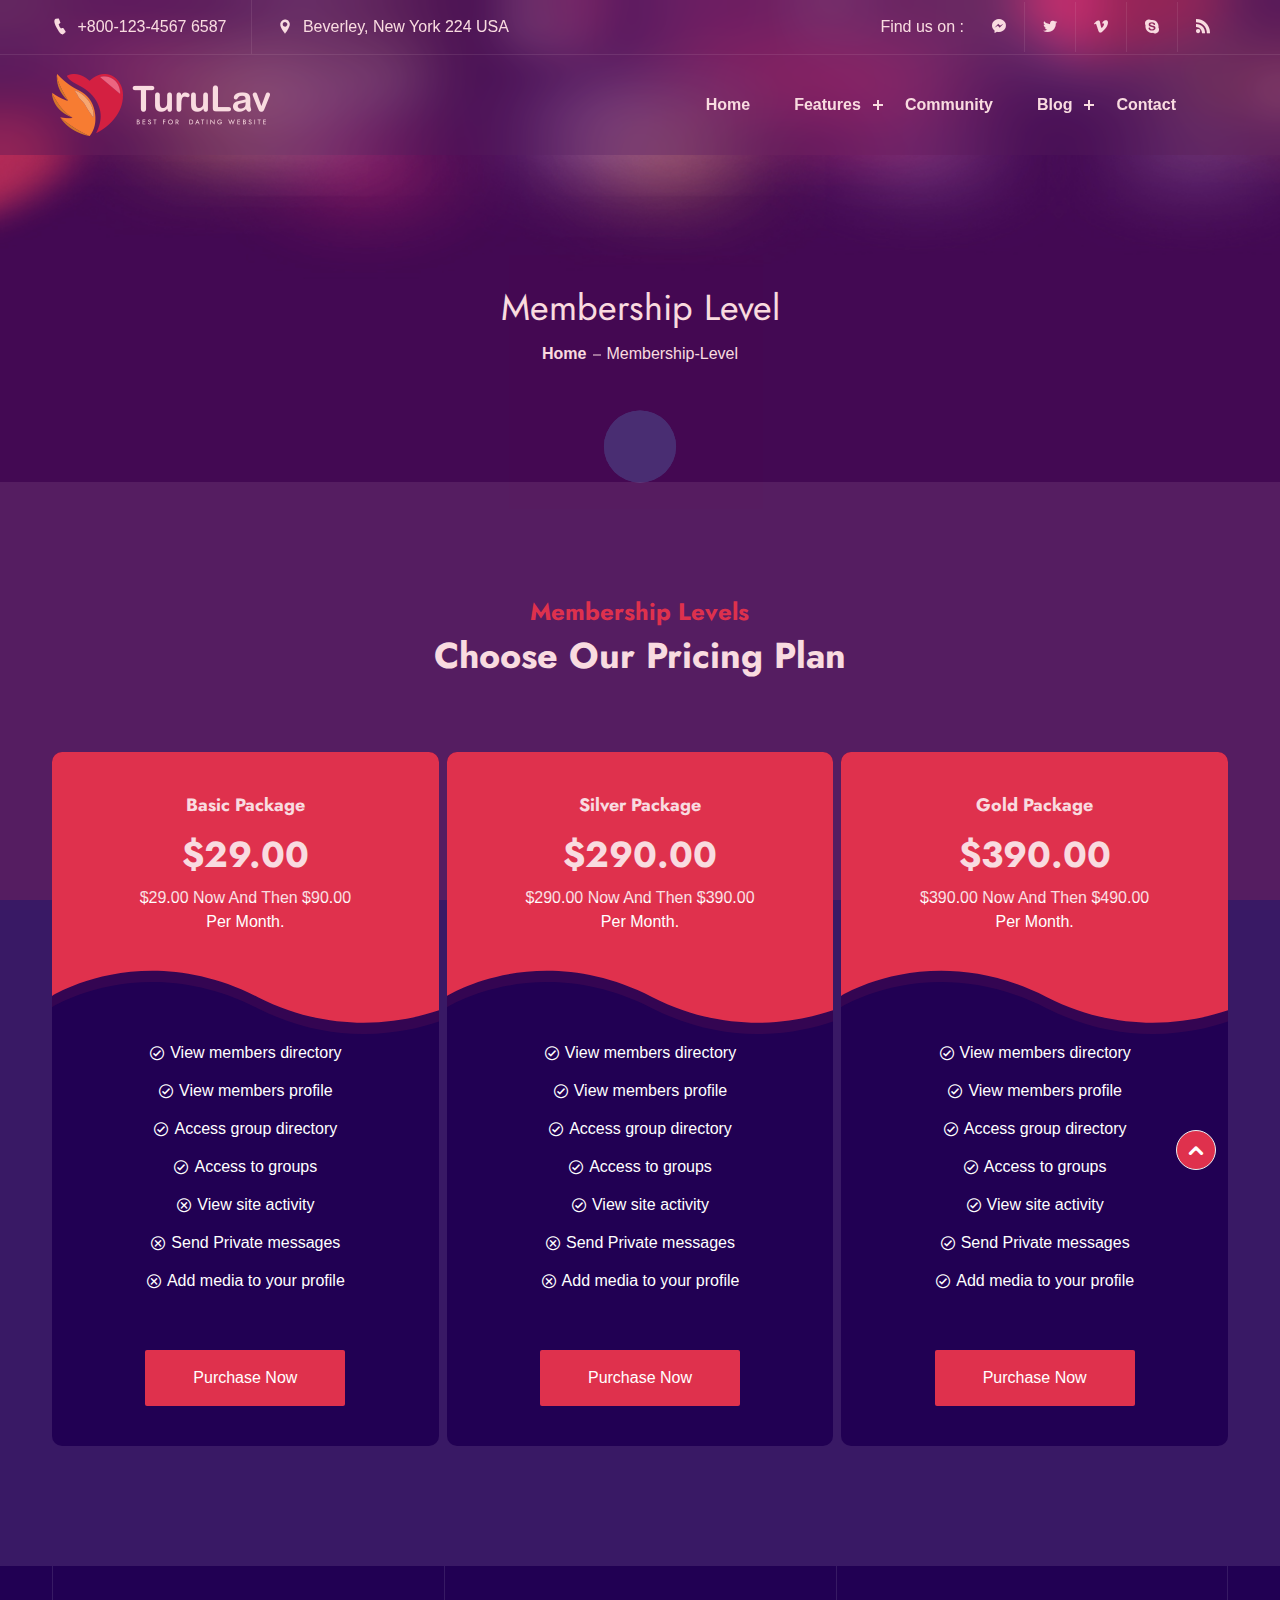
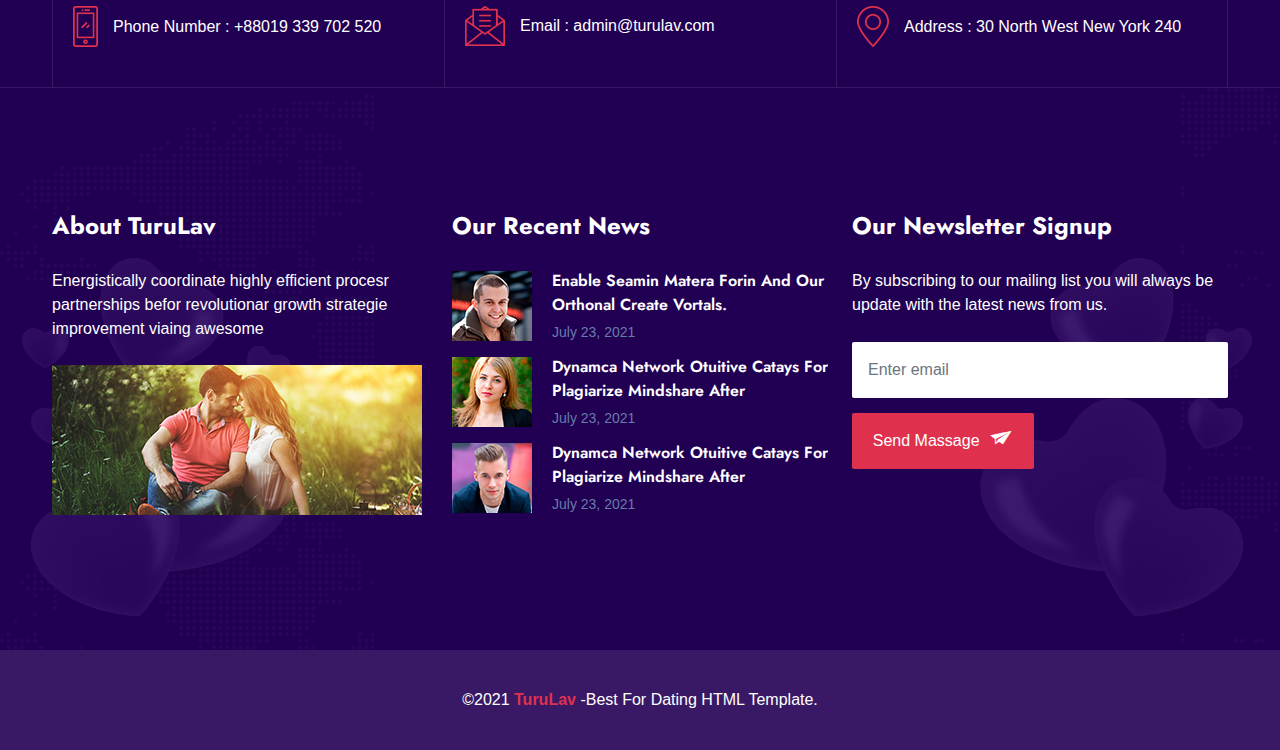
<file: turulav.com/pricing-plan.html>
<!DOCTYPE html>
<html lang="en">


<!-- Mirrored from turulav.com/pricing-plan.html by HTTrack Website Copier/3.x [XR&CO'2014], Thu, 30 Mar 2023 14:25:09 GMT -->
<head>
    <meta charset="UTF-8">
    <meta name="viewport" content="width=device-width, initial-scale=1.0">
    <!-- x-icon -->
    <link rel="shortcut icon" href="assets/images/x-icon.html" type="image/x-icon">

    <!-- Other css -->
    <link rel="stylesheet" href="assets/css/animate.css">
    <link rel="stylesheet" href="assets/css/bootstrap.min.css">
    <link rel="stylesheet" href="assets/css/icofont.min.css">
    <link rel="stylesheet" href="assets/css/swiper.min.css">
    <link rel="stylesheet" href="assets/css/style.css">

    <title>TuruLav</title>
</head>

<body>
    <!-- preloader start here -->
    <div class="preloader">
        <div class="preloader-inner">
            <div class="preloader-icon">
                <span></span>
                <span></span>
            </div>
        </div>
    </div>
    <!-- preloader ending here -->


    <!-- ==========Header Section Starts Here========== -->
    <header class="header-section">
        <div class="header-top">
            <div class="container">
                <div class="header-top-area">
                    <ul class="left">
                        <li>
                            <i class="icofont-ui-call"></i> <span>+800-123-4567 6587</span>
                        </li>
                        <li>
                            <i class="icofont-location-pin"></i> Beverley, New York 224 USA
                        </li>
                    </ul>
                    <ul class="social-icons d-flex align-items-center">
                        <li>
                            <p>
                                Find us on :
                            </p>
                        </li>
                        <li>
                            <a href="#" class="fb"><i class="icofont-facebook-messenger"></i></a>
                        </li>
                        <li>
                            <a href="#" class="twitter"><i class="icofont-twitter"></i></a>
                        </li>
                        <li>
                            <a href="#" class="vimeo"><i class="icofont-vimeo"></i></a>
                        </li>
                        <li>
                            <a href="#" class="skype"><i class="icofont-skype"></i></a>
                        </li>
                        <li>
                            <a href="#" class="rss"><i class="icofont-rss-feed"></i></a>
                        </li>
                    </ul>
                </div>
            </div>
        </div>
        <div class="header-bottom">
            <div class="container">
                <div class="header-wrapper">
                    <div class="logo">
                        <a href="index-2.html">
                            <img src="assets/images/logo/logo.png" alt="logo">
                        </a>
                    </div>
                    <div class="menu-area">
                        <ul class="menu">
                            <li>
                                <a href="index-2.html">Home</a>
                            </li>

                            <li>
                                <a href="#0">Features</a>
                                <ul class="submenu">
                                    <li><a href="members.html">All Members</a></li>
                                    <li><a href="profile.html">Member Profile</a></li>
                                    <li><a href="login.html">Login</a></li>
                                    <li><a href="signup.html">Sign Up</a></li>
                                    <li><a href="pricing-plan.html" class="active">Pricing Plan</a></li>
                                    <li><a href="404.html">404 Page</a></li>

                                </ul>
                            </li>
                            <li>
                                <a href="active-group.html">Community</a>
                            </li>
                            <li>
                                <a href="#0">Blog</a>
                                <ul class="submenu">
                                    <li><a href="blog.html">Blog</a></li>
                                    <li><a href="blog-single.html">Blog Single</a></li>
                                </ul>
                            </li>
                            <li><a href="contact.html">Contact</a></li>
                        </ul>

                        <!-- toggle icons -->
                        <div class="header-bar d-lg-none">
                            <span></span>
                            <span></span>
                            <span></span>
                        </div>
                        <div class="ellepsis-bar d-lg-none">
                            <i class="icofont-info-square"></i>
                        </div>
                    </div>
                </div>
            </div>
        </div>
    </header>
    <!-- ==========Header Section Ends Here========== -->

    <!-- ==========Page Header Section Start Here========== -->
    <section class="page-header-section style-1" style="background:url(assets/images/page-header.jpg)">
        <div class="container">
            <div class="page-header-content">
                <div class="page-header-inner">
                    <div class="page-title">
                        <h2>Membership Level</h2>
                    </div>
                    <ol class="breadcrumb">
                        <li><a href="index-2.html">Home</a></li>
                        <li class="active">Membership-level</li>
                    </ol>
                </div>
            </div>
        </div>
    </section>
    <!-- ==========Page Header Section Ends Here========== -->


    <!-- ==========pricing plan Section Start Here========== -->
    <section class="pricing-section padding-tb">
        <div class="container">
            <div class="section-header">
                <h4 class="theme-color">Membership Levels</h4>
                <h2>Choose Our Pricing Plan</h2>
            </div>
            <div class="section-wrapper mt-4">
                <div class="pricing-plan-wrapper">
                    <div class="row gx-2 gy-3 justify-content-center">
                        <div class="col-lg-4 col-sm-6">
                            <div class="price-item">
                                <div class="price-item-inner">
                                    <div class="price-top">
                                        <h6>Basic Package</h6>
                                        <h2>$29.00</h2>
                                        <p>$29.00 Now And Then $90.00
                                            Per Month.</p>
                                    </div>
                                    <div class="price-bottom">
                                        <ul>
                                            <li><i class="icofont-check-circled"></i>
                                                <p>View members directory</p>
                                            </li>
                                            <li><i class="icofont-check-circled"></i>
                                                <p>View members profile</p>
                                            </li>
                                            <li><i class="icofont-check-circled"></i>
                                                <p>Access group directory</p>
                                            </li>
                                            <li><i class="icofont-check-circled"></i>
                                                <p>Access to groups</p>
                                            </li>
                                            <li><i class="icofont-close-circled"></i>
                                                <p>View site activity</p>
                                            </li>
                                            <li><i class="icofont-close-circled"></i>
                                                <p>Send Private messages</p>
                                            </li>
                                            <li><i class="icofont-close-circled"></i>
                                                <p>Add media to your profile</p>
                                            </li>
                                        </ul>
                                        <a href="#" class="purchase-btn">Purchase Now</a>
                                    </div>
                                </div>
                            </div>
                        </div>
                        <div class="col-lg-4 col-sm-6">
                            <div class="price-item">
                                <div class="price-item-inner">
                                    <div class="price-top">
                                        <h6>Silver Package</h6>
                                        <h2>$290.00</h2>
                                        <p>$290.00 Now And Then $390.00
                                            Per Month.</p>
                                    </div>
                                    <div class="price-bottom">
                                        <ul>
                                            <li><i class="icofont-check-circled"></i>
                                                <p>View members directory</p>
                                            </li>
                                            <li><i class="icofont-check-circled"></i>
                                                <p>View members profile</p>
                                            </li>
                                            <li><i class="icofont-check-circled"></i>
                                                <p>Access group directory</p>
                                            </li>
                                            <li><i class="icofont-check-circled"></i>
                                                <p>Access to groups</p>
                                            </li>
                                            <li><i class="icofont-check-circled"></i>
                                                <p>View site activity</p>
                                            </li>
                                            <li><i class="icofont-close-circled"></i>
                                                <p>Send Private messages</p>
                                            </li>
                                            <li><i class="icofont-close-circled"></i>
                                                <p>Add media to your profile</p>
                                            </li>
                                        </ul>
                                        <a href="#" class="purchase-btn">Purchase Now</a>
                                    </div>
                                </div>
                            </div>
                        </div>
                        <div class="col-lg-4 col-sm-6">
                            <div class="price-item">
                                <div class="price-item-inner">
                                    <div class="price-top">
                                        <h6>Gold Package</h6>
                                        <h2>$390.00</h2>
                                        <p>$390.00 Now And Then $490.00
                                            Per Month.</p>
                                    </div>
                                    <div class="price-bottom">
                                        <ul>
                                            <li><i class="icofont-check-circled"></i>
                                                <p>View members directory</p>
                                            </li>
                                            <li><i class="icofont-check-circled"></i>
                                                <p>View members profile</p>
                                            </li>
                                            <li><i class="icofont-check-circled"></i>
                                                <p>Access group directory</p>
                                            </li>
                                            <li><i class="icofont-check-circled"></i>
                                                <p>Access to groups</p>
                                            </li>
                                            <li><i class="icofont-check-circled"></i>
                                                <p>View site activity</p>
                                            </li>
                                            <li><i class="icofont-check-circled"></i>
                                                <p>Send Private messages</p>
                                            </li>
                                            <li><i class="icofont-check-circled"></i>
                                                <p>Add media to your profile</p>
                                            </li>
                                        </ul>
                                        <a href="#" class="purchase-btn">Purchase Now</a>
                                    </div>
                                </div>
                            </div>
                        </div>
                    </div>
                </div>
            </div>
        </div>

    </section>
    <!-- ==========pricing plan Section Ends Here========== -->


    <!-- ================ footer Section start Here =============== -->
    <footer class="footer-section">
        <div class="footer-top">
            <div class="container">
                <div class="row g-3 justify-content-center g-lg-0">
                    <div class="col-lg-4 col-sm-6 col-12">
                        <div class="footer-top-item lab-item">
                            <div class="lab-inner">
                                <div class="lab-thumb">
                                    <img src="assets/images/footer/icons/01.png" alt="Phone-icon">
                                </div>
                                <div class="lab-content">
                                    <span>Phone Number : +88019 339 702 520</span>
                                </div>
                            </div>
                        </div>
                    </div>
                    <div class="col-lg-4 col-sm-6 col-12">
                        <div class="footer-top-item lab-item">
                            <div class="lab-inner">
                                <div class="lab-thumb">
                                    <img src="assets/images/footer/icons/02.png" alt="email-icon">
                                </div>
                                <div class="lab-content">
                                    <span>Email : admin@turulav.com</span>
                                </div>
                            </div>
                        </div>
                    </div>
                    <div class="col-lg-4 col-sm-6 col-12">
                        <div class="footer-top-item lab-item">
                            <div class="lab-inner">
                                <div class="lab-thumb">
                                    <img src="assets/images/footer/icons/03.png" alt="location-icon">
                                </div>
                                <div class="lab-content">
                                    <span>Address : 30 North West New York 240</span>
                                </div>
                            </div>
                        </div>
                    </div>
                </div>
            </div>
        </div>
        <div class="footer-middle padding-tb" style="background-image: url(assets/images/footer/bg.png);">
            <div class="container">
                <div class="row">
                    <div class="col-lg-4 col-md-6 col-12">
                        <div class="footer-middle-item-wrapper">
                            <div class="footer-middle-item mb-lg-0">
                                <div class="fm-item-title">
                                    <h4>About TuruLav</h4>
                                </div>
                                <div class="fm-item-content">
                                    <p class="mb-4">Energistically coordinate highly efficient procesr
                                        partnerships befor revolutionar growth strategie
                                        improvement viaing awesome</p>
                                    <img src="assets/images/footer/about.jpg" alt="about-image" class="footer-abt-img">
                                </div>
                            </div>
                        </div>
                    </div>
                    <div class="col-lg-4 col-md-6 col-12">
                        <div class="footer-middle-item-wrapper">
                            <div class="footer-middle-item mb-lg-0">
                                <div class="fm-item-title">
                                    <h4>our Recent news</h4>
                                </div>
                                <div class="fm-item-content">
                                    <div class="fm-item-widget lab-item">
                                        <div class="lab-inner">
                                            <div class="lab-thumb">
                                                <a href="#"> <img src="assets/images/footer/01.jpg"
                                                        alt="footer-widget-img"></a>
                                            </div>
                                            <div class="lab-content">
                                                <h6><a href="blog-single.html">Enable Seamin Matera Forin And Our
                                                        Orthonal Create Vortals.</a></h6>
                                                <p>July 23, 2021</p>
                                            </div>
                                        </div>
                                    </div>
                                    <div class="fm-item-widget lab-item">
                                        <div class="lab-inner">
                                            <div class="lab-thumb">
                                                <a href="#"><img src="assets/images/footer/02.jpg"
                                                        alt="footer-widget-img"></a>
                                            </div>
                                            <div class="lab-content">
                                                <h6><a href="blog-single.html">Dynamca Network Otuitive Catays For
                                                        Plagiarize Mindshare After</a></h6>
                                                <p>July 23, 2021</p>
                                            </div>
                                        </div>
                                    </div>
                                    <div class="fm-item-widget lab-item">
                                        <div class="lab-inner">
                                            <div class="lab-thumb">
                                                <a href="#"><img src="assets/images/footer/03.jpg"
                                                        alt="footer-widget-img"></a>
                                            </div>
                                            <div class="lab-content">
                                                <h6><a href="blog-single.html">Dynamca Network Otuitive Catays For
                                                        Plagiarize Mindshare After</a></h6>
                                                <p>July 23, 2021</p>
                                            </div>
                                        </div>
                                    </div>
                                </div>
                            </div>
                        </div>
                    </div>
                    <div class="col-lg-4 col-md-6 col-12">
                        <div class="footer-middle-item-wrapper">
                            <div class="footer-middle-item-3 mb-lg-0">
                                <div class="fm-item-title">
                                    <h4>Our Newsletter Signup</h4>
                                </div>
                                <div class="fm-item-content">
                                    <p>By subscribing to our mailing list you will always
                                        be update with the latest news from us.</p>
                                    <form>
                                        <div class="form-group">
                                            <input type="email" class="form-control" placeholder="Enter email">
                                        </div>
                                        <button type="submit" class="lab-btn">Send Massage <i
                                                class="icofont-paper-plane"></i></button>
                                    </form>
                                </div>
                            </div>
                        </div>
                    </div>
                </div>
            </div>
        </div>
        <div class="footer-bottom">
            <div class="container">
                <div class="row">
                    <div class="col-12">
                        <div class="footer-bottom-content text-center">
                            <p>&copy;2021 <a href="index-2.html">TuruLav</a> -Best For Dating HTML Template.</p>
                        </div>
                    </div>
                </div>
            </div>
        </div>
    </footer>
    <!-- ================ footer Section end Here =============== -->



    <!-- scrollToTop start here -->
    <a href="#" class="scrollToTop"><i class="icofont-rounded-up"></i></a>
    <!-- scrollToTop ending here -->




    <!-- All Scripts -->
    <script src="assets/js/jquery.js"></script>
    <script src="assets/js/bootstrap.bundle.min.js"></script>
    <script src="assets/js/waypoints.min.js"></script>
    <script src="assets/js/swiper.min.js"></script>
    <script src="assets/js/jquery.counterup.min.js"></script>
    <script src="assets/js/wow.min.js"></script>
    <script src="assets/js/isotope.pkgd.min.js"></script>
    <script src="assets/js/functions.js"></script>
</body>


<!-- Mirrored from turulav.com/pricing-plan.html by HTTrack Website Copier/3.x [XR&CO'2014], Thu, 30 Mar 2023 14:25:09 GMT -->
</html>
</file>
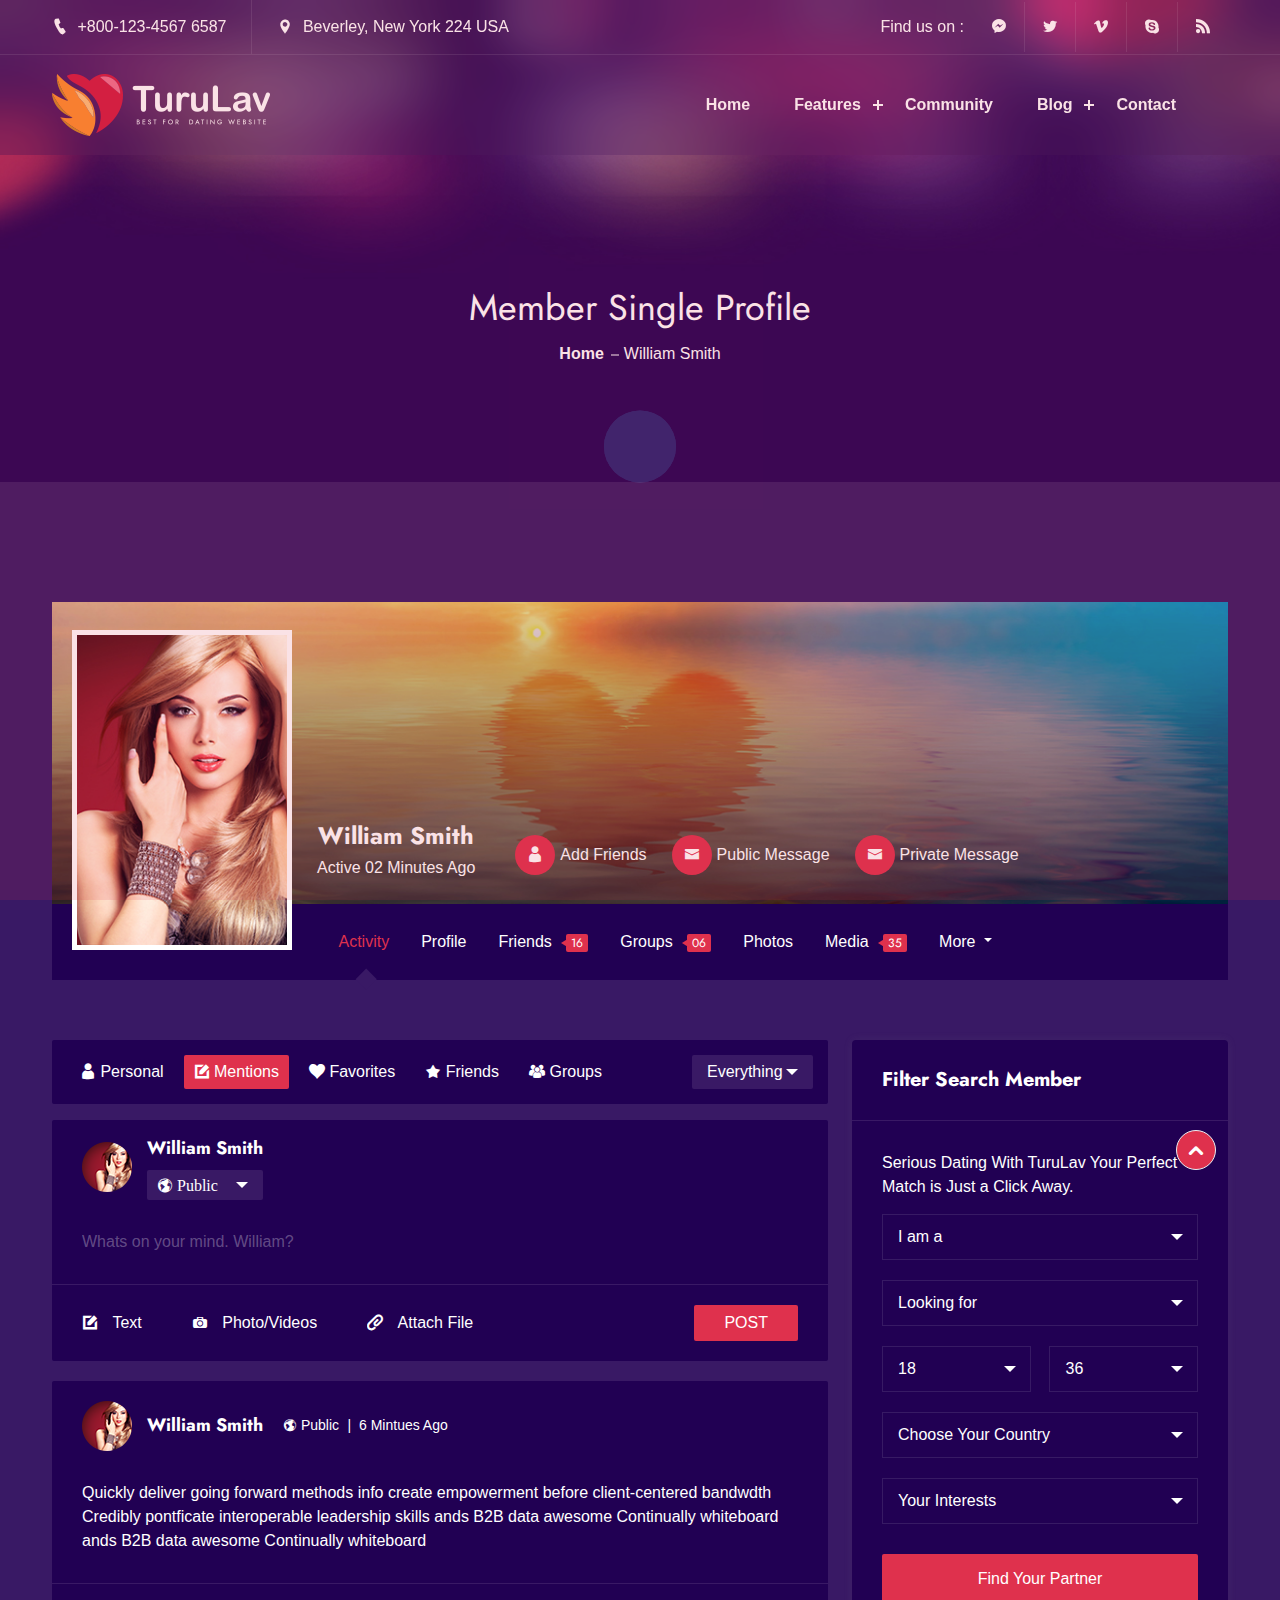
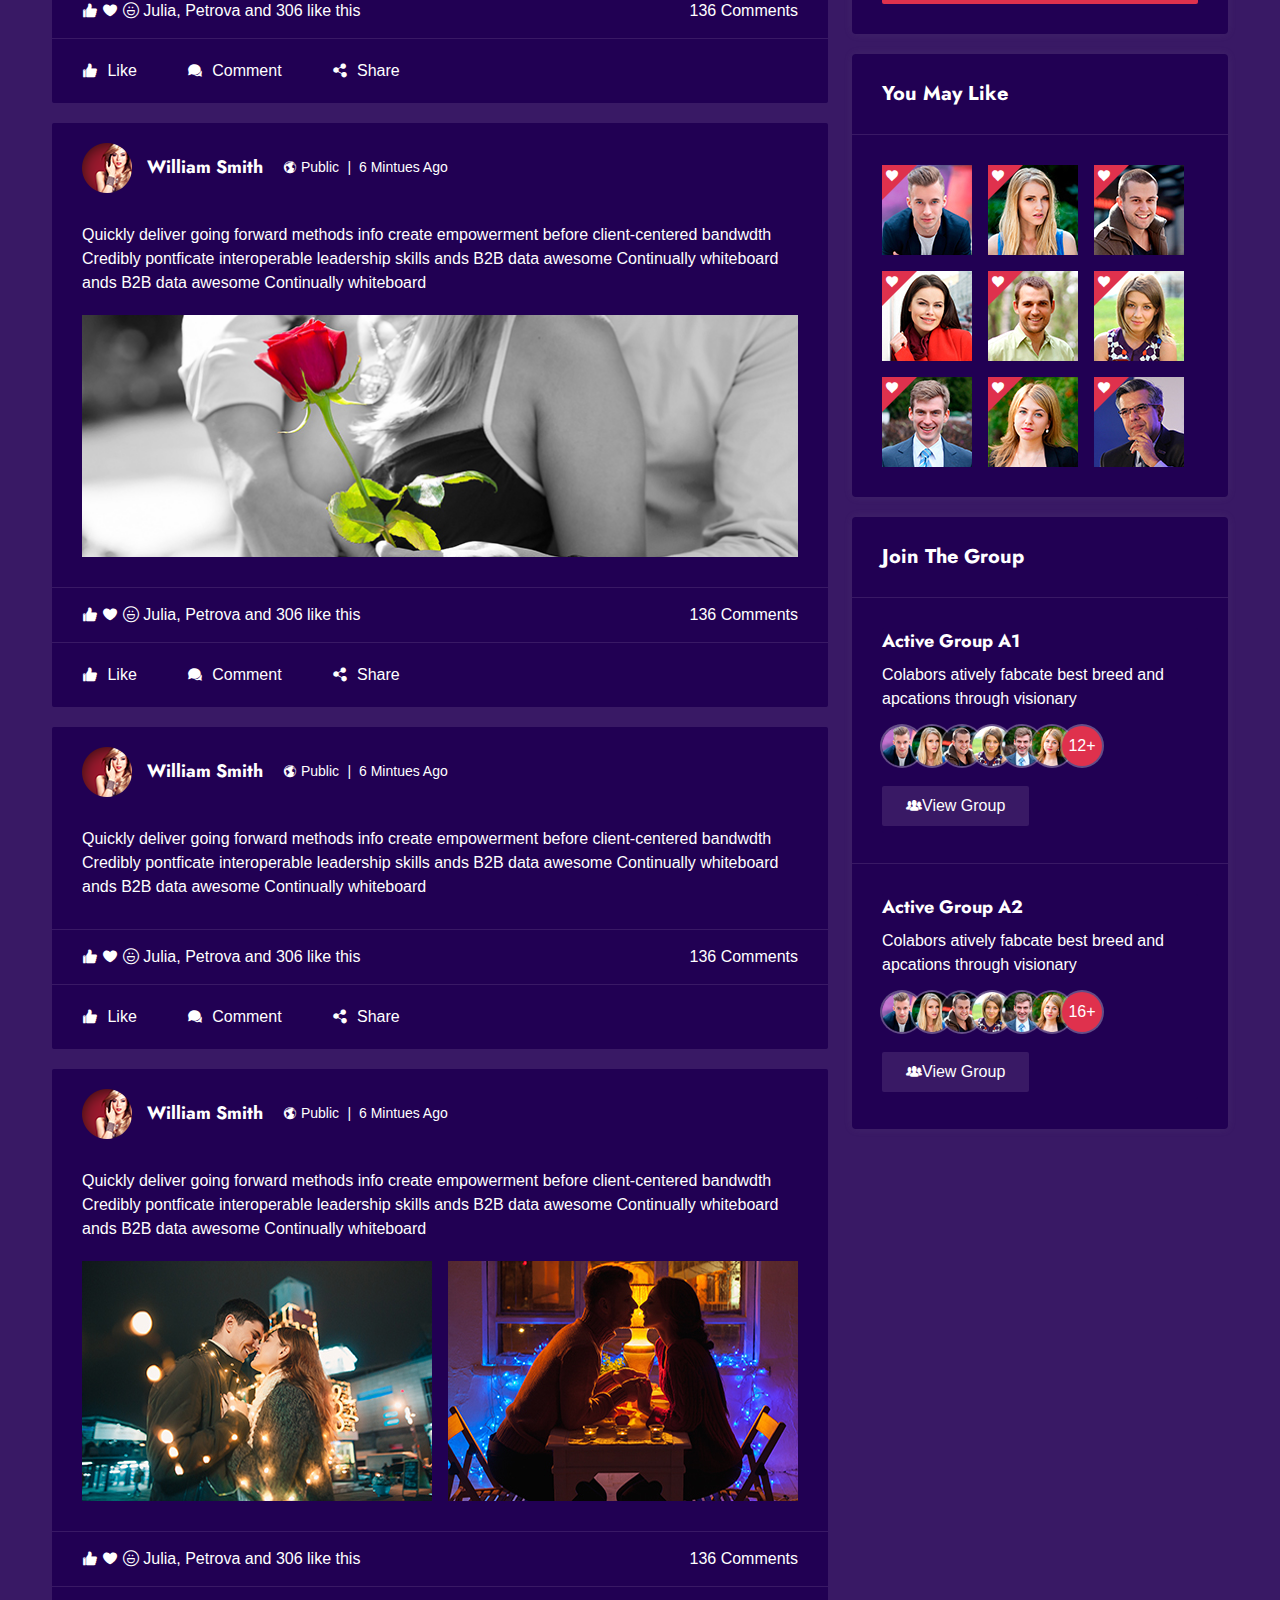
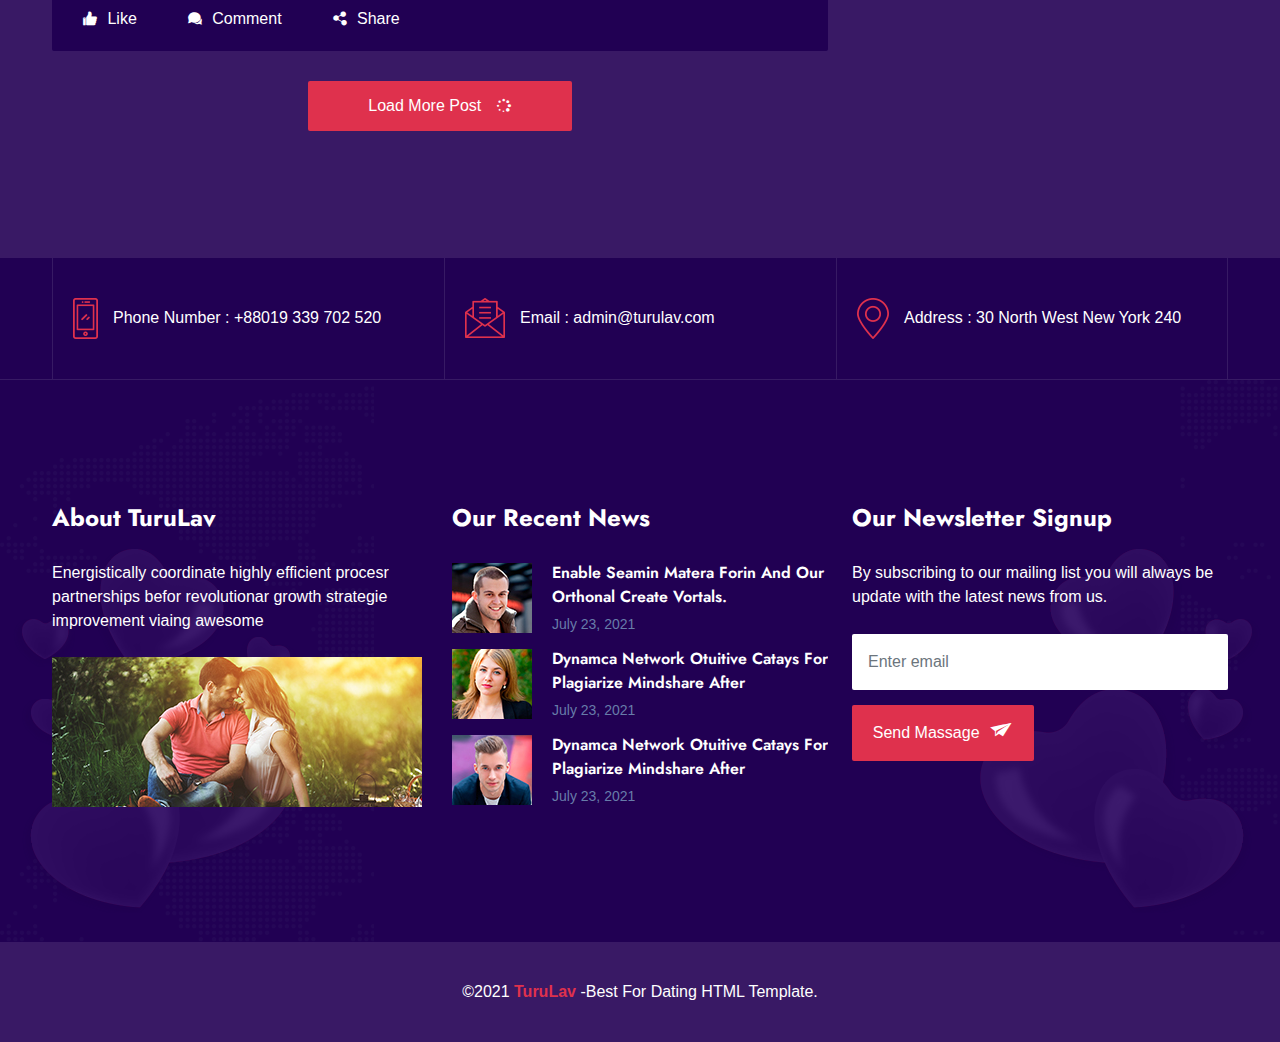
<file: turulav.com/profile.html>
<!DOCTYPE html>
<html lang="en">


<!-- Mirrored from turulav.com/profile.html by HTTrack Website Copier/3.x [XR&CO'2014], Thu, 30 Mar 2023 14:24:58 GMT -->
<head>
    <meta charset="UTF-8">
    <meta name="viewport" content="width=device-width, initial-scale=1.0">
    <!-- x-icon -->
    <link rel="shortcut icon" href="assets/images/x-icon.html" type="image/x-icon">

    <!-- Other css -->
    <link rel="stylesheet" href="assets/css/animate.css">
    <link rel="stylesheet" href="assets/css/bootstrap.min.css">
    <link rel="stylesheet" href="assets/css/icofont.min.css">
    <link rel="stylesheet" href="assets/css/swiper.min.css">
    <link rel="stylesheet" href="assets/css/style.css">

    <title>TuruLav</title>
</head>

<body>
    <!-- preloader start here -->
    <div class="preloader">
        <div class="preloader-inner">
            <div class="preloader-icon">
                <span></span>
                <span></span>
            </div>
        </div>
    </div>
    <!-- preloader ending here -->


    <!-- ==========Header Section Starts Here========== -->
    <header class="header-section">
        <div class="header-top">
            <div class="container">
                <div class="header-top-area">
                    <ul class="left">
                        <li>
                            <i class="icofont-ui-call"></i> <span>+800-123-4567 6587</span>
                        </li>
                        <li>
                            <i class="icofont-location-pin"></i> Beverley, New York 224 USA
                        </li>
                    </ul>
                    <ul class="social-icons d-flex align-items-center">
                        <li>
                            <p>
                                Find us on :
                            </p>
                        </li>
                        <li>
                            <a href="#" class="fb"><i class="icofont-facebook-messenger"></i></a>
                        </li>
                        <li>
                            <a href="#" class="twitter"><i class="icofont-twitter"></i></a>
                        </li>
                        <li>
                            <a href="#" class="vimeo"><i class="icofont-vimeo"></i></a>
                        </li>
                        <li>
                            <a href="#" class="skype"><i class="icofont-skype"></i></a>
                        </li>
                        <li>
                            <a href="#" class="rss"><i class="icofont-rss-feed"></i></a>
                        </li>
                    </ul>
                </div>
            </div>
        </div>
        <div class="header-bottom">
            <div class="container">
                <div class="header-wrapper">
                    <div class="logo">
                        <a href="index-2.html">
                            <img src="assets/images/logo/logo.png" alt="logo">
                        </a>
                    </div>
                    <div class="menu-area">
                        <ul class="menu">
                            <li>
                                <a href="index-2.html">Home</a>
                            </li>

                            <li>
                                <a href="#0">Features</a>
                                <ul class="submenu">
                                    <li><a href="members.html">All Members</a></li>
                                    <li><a href="profile.html" class="active">Member Profile</a></li>
                                    <li><a href="login.html">Login</a></li>
                                    <li><a href="signup.html">Sign Up</a></li>
                                    <li><a href="pricing-plan.html">Pricing Plan</a></li>
                                    <li><a href="404.html">404 Page</a></li>

                                </ul>
                            </li>
                            <li>
                                <a href="active-group.html">Community</a>
                            </li>
                            <li>
                                <a href="#0">Blog</a>
                                <ul class="submenu">
                                    <li><a href="blog.html">Blog</a></li>
                                    <li><a href="blog-single.html">Blog Single</a></li>
                                </ul>
                            </li>
                            <li><a href="contact.html">Contact</a></li>
                        </ul>

                        <!-- toggle icons -->
                        <div class="header-bar d-lg-none">
                            <span></span>
                            <span></span>
                            <span></span>
                        </div>
                        <div class="ellepsis-bar d-lg-none">
                            <i class="icofont-info-square"></i>
                        </div>
                    </div>
                </div>
            </div>
        </div>
    </header>
    <!-- ==========Header Section Ends Here========== -->

    <!-- ==========Page Header Section Start Here========== -->
    <section class="page-header-section style-1" style="background:url(assets/images/page-header.jpg)">
        <div class="container">
            <div class="page-header-content">
                <div class="page-header-inner">
                    <div class="page-title">
                        <h2>Member Single Profile</h2>
                    </div>
                    <ol class="breadcrumb">
                        <li><a href="index-2.html">Home</a></li>
                        <li class="active">William Smith</li>
                    </ol>
                </div>
            </div>
        </div>
    </section>
    <!-- ==========Page Header Section Ends Here========== -->


    <!-- ==========Profile Section Start Here========== -->
    <section class="profile-section padding-tb">
        <div class="container">
            <div class="section-wrapper">
                <div class="member-profile">
                    <div class="profile-item">
                        <div class="profile-cover">
                            <img src="assets/images/profile/cover.jpg" alt="cover-pic">
                            <div class="edit-photo custom-upload">
                                <div class="file-btn"><i class="icofont-camera"></i>
                                    Edit Photo</div>
                                <input type="file">
                            </div>
                        </div>
                        <div class="profile-information">
                            <div class="profile-pic">
                                <img src="assets/images/profile/Profile.jpg" alt="DP">
                                <div class="custom-upload">
                                    <div class="file-btn">
                                        <span class="d-none d-lg-inline-block"> <i class="icofont-camera"></i>
                                            Edit</span>
                                        <span class="d-lg-none mr-0"><i class="icofont-plus"></i></span></div>
                                    <input type="file">
                                </div>
                            </div>
                            <div class="profile-name">
                                <h4>William Smith</h4>
                                <p>Active 02 Minutes Ago</p>
                            </div>
                            <ul class="profile-contact">
                                <li>
                                    <a href="#">
                                        <div class="icon"><i class="icofont-user"></i></div>
                                        <div class="text">
                                            <p>Add Friends</p>
                                        </div>
                                    </a>
                                </li>
                                <li>
                                    <a href="#">
                                        <div class="icon"><i class="icofont-envelope"></i></div>
                                        <div class="text">
                                            <p>Public Message</p>
                                        </div>
                                    </a>
                                </li>
                                <li>
                                    <a href="#">
                                        <div class="icon"><i class="icofont-envelope"></i></div>
                                        <div class="text">
                                            <p>Private Message</p>
                                        </div>
                                    </a>
                                </li>
                            </ul>

                        </div>
                    </div>
                    <div class="profile-item d-none">
                        <div class="lab-inner">
                            <div class="lab-thumb">
                                <a href="#"><img src="assets/images/profile/Profile.jpg" alt="profile"></a>
                            </div>
                            <div class="lab-content">
                                <div class="profile-name">
                                    <div class="p-name-content">
                                        <h4>William Smith</h4>
                                        <p>Active 02 Minutes Ago</p>
                                    </div>

                                    <div class="contact-button">
                                        <button class="contact-btn">
                                            <i class="icofont-info-circle"></i>
                                        </button>
                                    </div>
                                </div>
                                <ul class="profile-contact">
                                    <li>
                                        <a href="#">
                                            <div class="icon"><i class="icofont-user"></i></div>
                                            <div class="text">
                                                <p>Add Friends</p>
                                            </div>
                                        </a>
                                    </li>
                                    <li>
                                        <a href="#">
                                            <div class="icon"><i class="icofont-envelope"></i></div>
                                            <div class="text">
                                                <p>Publice Message</p>
                                            </div>
                                        </a>
                                    </li>
                                    <li>
                                        <a href="#">
                                            <div class="icon"><i class="icofont-envelope"></i></div>
                                            <div class="text">
                                                <p>Private Message</p>
                                            </div>
                                        </a>
                                    </li>
                                </ul>
                            </div>
                        </div>
                    </div>
                    <div class="profile-details">
                        <nav class="profile-nav">
                            <div class="nav nav-tabs" id="nav-tab" role="tablist">
                                <button class="nav-link active" id="nav-ativity-tab" data-bs-toggle="tab"
                                    data-bs-target="#activity" type="button" role="tab" aria-controls="activity"
                                    aria-selected="true">Activity</button>
                                <button class="nav-link" id="nav-profile-tab" data-bs-toggle="tab"
                                    data-bs-target="#profile" type="button" role="tab" aria-controls="profile"
                                    aria-selected="false">Profile</button>
                                <button class="nav-link" id="nav-friends-tab" data-bs-toggle="tab"
                                    data-bs-target="#friends" type="button" role="tab" aria-controls="friends"
                                    aria-selected="false">Friends <span class="item-number">16</span></button>
                                <button class="nav-link" id="nav-groups-tab" data-bs-toggle="tab"
                                    data-bs-target="#groups" type="button" role="tab" aria-controls="groups"
                                    aria-selected="false">Groups <span class="item-number">06</span></button>
                                <button class="nav-link" id="nav-photos-tab" data-bs-toggle="tab"
                                    data-bs-target="#photos" type="button" role="tab" aria-controls="photos"
                                    aria-selected="false">Photos</button>
                                <button class="nav-link" id="nav-media-tab" data-bs-toggle="tab" data-bs-target="#media"
                                    type="button" role="tab" aria-controls="media" aria-selected="false">Media <span
                                        class="item-number">35</span></button>
                                <div class="dropdown">
                                    <a class="btn dropdown-toggle" href="#" role="button" id="dropdownMenuLink"
                                        data-bs-toggle="dropdown" aria-expanded="false">
                                        More
                                    </a>

                                    <ul class="dropdown-menu" aria-labelledby="dropdownMenuLink">
                                        <li><a class="dropdown-item" href="#">Activity</a></li>
                                        <li><a class="dropdown-item" href="#">Privacy</a></li>
                                        <li><a class="dropdown-item" href="#">Block user</a></li>
                                    </ul>
                                </div>

                            </div>
                        </nav>
                        <div class="tab-content" id="nav-tabContent">
                            <!-- Activity tab -->
                            <div class="tab-pane activity-page fade show active" id="activity" role="tabpanel">
                                <div>
                                    <div class="row">
                                        <div class="col-xl-8">
                                            <article>
                                                <div class="activity-tab">
                                                    <ul class="nav nav-pills mb-3" id="pills-tab" role="tablist">
                                                        <li class="nav-item" role="presentation">
                                                            <button class="nav-link" id="pills-personal-tab"
                                                                data-bs-toggle="pill" data-bs-target="#pills-personal"
                                                                type="button" role="tab" aria-controls="pills-personal"
                                                                aria-selected="false"><i class="icofont-user"></i>
                                                                Personal</button>
                                                        </li>
                                                        <li class="nav-item" role="presentation">
                                                            <button class="nav-link active" id="pills-mentions-tab"
                                                                data-bs-toggle="pill" data-bs-target="#pills-mentions"
                                                                type="button" role="tab" aria-controls="pills-mentions"
                                                                aria-selected="true"><i class="icofont-edit"></i>
                                                                Mentions</button>
                                                        </li>
                                                        <li class="nav-item" role="presentation">
                                                            <button class="nav-link" id="pills-favorites-tab"
                                                                data-bs-toggle="pill" data-bs-target="#pills-favorites"
                                                                type="button" role="tab" aria-controls="pills-favorites"
                                                                aria-selected="false"><i class="icofont-heart-alt"></i>
                                                                Favorites</button>
                                                        </li>
                                                        <li class="nav-item" role="presentation">
                                                            <button class="nav-link" id="pills-friends-tab"
                                                                data-bs-toggle="pill" data-bs-target="#pills-friends"
                                                                type="button" role="tab" aria-controls="pills-friends"
                                                                aria-selected="false"><i class="icofont-favourite"></i>
                                                                Friends</button>
                                                        </li>
                                                        <li class="nav-item" role="presentation">
                                                            <button class="nav-link" id="pills-groups-tab"
                                                                data-bs-toggle="pill" data-bs-target="#pills-groups"
                                                                type="button" role="tab" aria-controls="pills-groups"
                                                                aria-selected="false"><i class="icofont-users"></i>
                                                                Groups</button>
                                                        </li>
                                                        <li class="custom-select">
                                                            <select>
                                                                <option value="1">Everything</option>
                                                                <option value="2">Recent</option>
                                                                <option value="3">Relevant</option>
                                                                <option value="4">Popular</option>
                                                            </select>
                                                        </li>
                                                    </ul>
                                                    <div class="tab-content activity-content" id="pills-tabContent">
                                                        <div class="tab-pane fade" id="pills-personal" role="tabpanel"
                                                            aria-labelledby="pills-personal-tab">
                                                            <!-- post item -->
                                                            <div class="post-item mb-20">
                                                                <!-- post-content -->
                                                                <div class="post-content">
                                                                    <!-- post-author -->
                                                                    <div class="post-author">
                                                                        <div class="post-author-inner">
                                                                            <div class="author-thumb">
                                                                                <img src="assets/images/profile/dp.png"
                                                                                    alt="img">
                                                                            </div>
                                                                            <div class="author-details">
                                                                                <h6><a href="#">William Smith</a></h6>
                                                                                <ul class="post-status">
                                                                                    <li class="post-privacy"><i
                                                                                            class="icofont-world"></i>
                                                                                        Public</li>
                                                                                    <li class="post-time">6 Mintues Ago
                                                                                    </li>
                                                                                </ul>
                                                                            </div>
                                                                        </div>
                                                                    </div>
                                                                    <!-- post-description -->
                                                                    <div class="post-description">
                                                                        <p>Quickly deliver going forward methods info
                                                                            create empowerment before client-centered
                                                                            bandwdth
                                                                            Credibly pontficate interoperable leadership
                                                                            skills ands B2B data awesome Continually
                                                                            whiteboard
                                                                            ands B2B data awesome Continually whiteboard
                                                                        </p>
                                                                    </div>
                                                                </div>
                                                                <!-- post meta -->
                                                                <div class="post-meta">
                                                                    <div class="post-meta-top">
                                                                        <p><a href="#"><i class="icofont-like"></i> <i
                                                                                    class="icofont-heart"></i> <i
                                                                                    class="icofont-laughing"></i>
                                                                                <span>Julia,
                                                                                    Petrova and 306 like this</span></a>
                                                                        </p>
                                                                        <p>
                                                                            <a href="#">136 Comments</a>
                                                                        </p>
                                                                    </div>
                                                                    <div class="post-meta-bottom">
                                                                        <ul class="react-list">
                                                                            <li class="react"><a href="#"><i
                                                                                        class="icofont-like"></i>
                                                                                    Like</a> </li>
                                                                            <li class="react"><a href="#">
                                                                                    <i
                                                                                        class="icofont-speech-comments"></i>
                                                                                    Comment
                                                                                </a></li>
                                                                            <li class="react"><a href="#">
                                                                                    <i class="icofont-share"></i> Share
                                                                                </a>
                                                                            </li>
                                                                        </ul>
                                                                    </div>
                                                                </div>
                                                            </div>

                                                            <!-- post item -->
                                                            <div class="post-item mb-20">
                                                                <!-- post-content -->
                                                                <div class="post-content">
                                                                    <!-- post-author -->
                                                                    <div class="post-author">
                                                                        <div class="post-author-inner">
                                                                            <div class="author-thumb">
                                                                                <img src="assets/images/profile/dp.png"
                                                                                    alt="img">
                                                                            </div>
                                                                            <div class="author-details">
                                                                                <h6><a href="#">William Smith</a></h6>
                                                                                <ul class="post-status">
                                                                                    <li class="post-privacy"><i
                                                                                            class="icofont-world"></i>
                                                                                        Public</li>
                                                                                    <li class="post-time">6 Mintues Ago
                                                                                    </li>
                                                                                </ul>
                                                                            </div>
                                                                        </div>
                                                                    </div>
                                                                    <!-- post-description -->
                                                                    <div class="post-description">
                                                                        <p>Quickly deliver going forward methods info
                                                                            create empowerment before client-centered
                                                                            bandwdth
                                                                            Credibly pontficate interoperable leadership
                                                                            skills ands B2B data awesome Continually
                                                                            whiteboard
                                                                            ands B2B data awesome Continually whiteboard

                                                                        </p>
                                                                    </div>
                                                                </div>
                                                                <!-- post meta -->
                                                                <div class="post-meta">
                                                                    <div class="post-meta-top">
                                                                        <p><a href="#"><i class="icofont-like"></i> <i
                                                                                    class="icofont-heart"></i> <i
                                                                                    class="icofont-laughing"></i>
                                                                                <span>Julia,
                                                                                    Petrova and 306 like this</span></a>
                                                                        </p>
                                                                        <p>
                                                                            <a href="#">136 Comments</a>
                                                                        </p>
                                                                    </div>
                                                                    <div class="post-meta-bottom">
                                                                        <ul class="react-list">
                                                                            <li class="react"><a href="#"><i
                                                                                        class="icofont-like"></i>
                                                                                    Like</a> </li>
                                                                            <li class="react"><a href="#">
                                                                                    <i
                                                                                        class="icofont-speech-comments"></i>
                                                                                    Comment
                                                                                </a></li>
                                                                            <li class="react"><a href="#">
                                                                                    <i class="icofont-share"></i> Share
                                                                                </a>
                                                                            </li>
                                                                        </ul>
                                                                    </div>
                                                                </div>
                                                            </div>
                                                            <!-- post item -->
                                                            <div class="post-item mb-20">
                                                                <!-- post-content -->
                                                                <div class="post-content">
                                                                    <!-- post-author -->
                                                                    <div class="post-author">
                                                                        <div class="post-author-inner">
                                                                            <div class="author-thumb">
                                                                                <img src="assets/images/profile/dp.png"
                                                                                    alt="img">
                                                                            </div>
                                                                            <div class="author-details">
                                                                                <h6><a href="#">William Smith</a></h6>
                                                                                <ul class="post-status">
                                                                                    <li class="post-privacy"><i
                                                                                            class="icofont-world"></i>
                                                                                        Public</li>
                                                                                    <li class="post-time">6 Mintues Ago
                                                                                    </li>
                                                                                </ul>
                                                                            </div>
                                                                        </div>
                                                                    </div>
                                                                    <!-- post-description -->
                                                                    <div class="post-description">
                                                                        <p>Quickly deliver going forward methods info
                                                                            create empowerment before client-centered
                                                                            bandwdth
                                                                            Credibly pontficate interoperable leadership
                                                                            skills ands B2B data awesome Continually
                                                                            whiteboard
                                                                            ands B2B data awesome Continually whiteboard

                                                                        </p>
                                                                        <div class="post-desc-img">
                                                                            <div class="row g-3">
                                                                                <div class="col-md-6">
                                                                                    <img src="assets/images/profile/post-image/02.jpg"
                                                                                        alt="img">
                                                                                </div>
                                                                                <div class="col-md-6">
                                                                                    <img src="assets/images/profile/post-image/03.jpg"
                                                                                        alt="img">
                                                                                </div>
                                                                            </div>
                                                                        </div>
                                                                    </div>
                                                                </div>
                                                                <!-- post meta -->
                                                                <div class="post-meta">
                                                                    <div class="post-meta-top">
                                                                        <p><a href="#"><i class="icofont-like"></i> <i
                                                                                    class="icofont-heart"></i> <i
                                                                                    class="icofont-laughing"></i>
                                                                                <span>Julia,
                                                                                    Petrova and 306 like this</span></a>
                                                                        </p>
                                                                        <p>
                                                                            <a href="#">136 Comments</a>
                                                                        </p>
                                                                    </div>
                                                                    <div class="post-meta-bottom">
                                                                        <ul class="react-list">
                                                                            <li class="react"><a href="#"><i
                                                                                        class="icofont-like"></i>
                                                                                    Like</a> </li>
                                                                            <li class="react"><a href="#">
                                                                                    <i
                                                                                        class="icofont-speech-comments"></i>
                                                                                    Comment
                                                                                </a></li>
                                                                            <li class="react"><a href="#">
                                                                                    <i class="icofont-share"></i> Share
                                                                                </a>
                                                                            </li>
                                                                        </ul>
                                                                    </div>
                                                                </div>
                                                            </div>
                                                            <div class="load-btn">
                                                                <a href="#" class="lab-btn">Load More Post <i
                                                                        class="icofont-spinner"></i></a>
                                                            </div>
                                                        </div>
                                                        <div class="tab-pane fade mentions-section show active"
                                                            id="pills-mentions" role="tabpanel"
                                                            aria-labelledby="pills-mentions-tab">

                                                            <!-- Create post -->
                                                            <div class="create-post mb-20">
                                                                <div class="lab-inner">
                                                                    <div class="lab-thumb">
                                                                        <div class="thumb-inner">
                                                                            <div class="thumb-img">
                                                                                <img src="assets/images/profile/dp.png"
                                                                                    alt="img">
                                                                            </div>
                                                                            <div class="thumb-content">
                                                                                <h6><a href="#">
                                                                                        William Smith
                                                                                    </a>
                                                                                </h6>
                                                                                <div class="custom-select">
                                                                                    <select>
                                                                                        <option value="1">&#xf02c;
                                                                                            Public</option>
                                                                                        <option value="2">&#xec61;
                                                                                            Private</option>
                                                                                        <option value="3">&#xed0d;
                                                                                            Friends</option>
                                                                                    </select>
                                                                                </div>
                                                                            </div>
                                                                        </div>
                                                                    </div>
                                                                    <div class="lab-content">
                                                                        <form action="#" class="post-form">
                                                                            <input type="text"
                                                                                placeholder="Whats on your mind. William?">
                                                                            <div class="content-type">
                                                                                <ul class="content-list">
                                                                                    <li class="text"><a href="#">
                                                                                            <i class="icofont-edit"></i>
                                                                                            Text
                                                                                        </a></li>
                                                                                    <li class="image-video">
                                                                                        <div class="file-btn"><i
                                                                                                class="icofont-camera"></i>
                                                                                            Photo/Videos</div>
                                                                                        <input type="file">
                                                                                    </li>
                                                                                    <li class="attach-file">
                                                                                        <div class="file-btn"><i
                                                                                                class="icofont-paper-clip"></i>
                                                                                            Attach File</div>
                                                                                        <input type="file">
                                                                                    </li>
                                                                                    <li class="post-submit">
                                                                                        <input type="submit"
                                                                                            value="Post"
                                                                                            class="lab-btn">
                                                                                    </li>
                                                                                </ul>
                                                                            </div>
                                                                        </form>
                                                                    </div>
                                                                </div>
                                                            </div>

                                                            <!-- post item -->
                                                            <div class="post-item mb-20">
                                                                <!-- post-content -->
                                                                <div class="post-content">
                                                                    <!-- post-author -->
                                                                    <div class="post-author">
                                                                        <div class="post-author-inner">
                                                                            <div class="author-thumb">
                                                                                <img src="assets/images/profile/dp.png"
                                                                                    alt="img">
                                                                            </div>
                                                                            <div class="author-details">
                                                                                <h6><a href="#">William Smith</a></h6>
                                                                                <ul class="post-status">
                                                                                    <li class="post-privacy"><i
                                                                                            class="icofont-world"></i>
                                                                                        Public</li>
                                                                                    <li class="post-time">6 Mintues Ago
                                                                                    </li>
                                                                                </ul>
                                                                            </div>
                                                                        </div>
                                                                    </div>
                                                                    <!-- post-description -->
                                                                    <div class="post-description">
                                                                        <p>Quickly deliver going forward methods info
                                                                            create empowerment before client-centered
                                                                            bandwdth
                                                                            Credibly pontficate interoperable leadership
                                                                            skills ands B2B data awesome Continually
                                                                            whiteboard
                                                                            ands B2B data awesome Continually whiteboard
                                                                        </p>
                                                                    </div>
                                                                </div>
                                                                <!-- post meta -->
                                                                <div class="post-meta">
                                                                    <div class="post-meta-top">
                                                                        <p><a href="#"><i class="icofont-like"></i> <i
                                                                                    class="icofont-heart"></i> <i
                                                                                    class="icofont-laughing"></i>
                                                                                <span>Julia,
                                                                                    Petrova and 306 like this</span></a>
                                                                        </p>
                                                                        <p>
                                                                            <a href="#">136 Comments</a>
                                                                        </p>
                                                                    </div>
                                                                    <div class="post-meta-bottom">
                                                                        <ul class="react-list">
                                                                            <li class="react"><a href="#"><i
                                                                                        class="icofont-like"></i>
                                                                                    Like</a> </li>
                                                                            <li class="react"><a href="#">
                                                                                    <i
                                                                                        class="icofont-speech-comments"></i>
                                                                                    Comment
                                                                                </a></li>
                                                                            <li class="react"><a href="#">
                                                                                    <i class="icofont-share"></i> Share
                                                                                </a>
                                                                            </li>
                                                                        </ul>
                                                                    </div>
                                                                </div>
                                                            </div>

                                                            <!-- post item -->
                                                            <div class="post-item mb-20">
                                                                <!-- post-content -->
                                                                <div class="post-content">
                                                                    <!-- post-author -->
                                                                    <div class="post-author">
                                                                        <div class="post-author-inner">
                                                                            <div class="author-thumb">
                                                                                <img src="assets/images/profile/dp.png"
                                                                                    alt="img">
                                                                            </div>
                                                                            <div class="author-details">
                                                                                <h6><a href="#">William Smith</a></h6>
                                                                                <ul class="post-status">
                                                                                    <li class="post-privacy"><i
                                                                                            class="icofont-world"></i>
                                                                                        Public</li>
                                                                                    <li class="post-time">6 Mintues Ago
                                                                                    </li>
                                                                                </ul>
                                                                            </div>
                                                                        </div>
                                                                    </div>
                                                                    <!-- post-description -->
                                                                    <div class="post-description">
                                                                        <p>Quickly deliver going forward methods info
                                                                            create empowerment before client-centered
                                                                            bandwdth
                                                                            Credibly pontficate interoperable leadership
                                                                            skills ands B2B data awesome Continually
                                                                            whiteboard
                                                                            ands B2B data awesome Continually whiteboard

                                                                        </p>
                                                                        <div class="post-desc-img">
                                                                            <img src="assets/images/profile/post-image/01.jpg"
                                                                                alt="img">
                                                                        </div>
                                                                    </div>
                                                                </div>
                                                                <!-- post meta -->
                                                                <div class="post-meta">
                                                                    <div class="post-meta-top">
                                                                        <p><a href="#"><i class="icofont-like"></i> <i
                                                                                    class="icofont-heart"></i> <i
                                                                                    class="icofont-laughing"></i>
                                                                                <span>Julia,
                                                                                    Petrova and 306 like this</span></a>
                                                                        </p>
                                                                        <p>
                                                                            <a href="#">136 Comments</a>
                                                                        </p>
                                                                    </div>
                                                                    <div class="post-meta-bottom">
                                                                        <ul class="react-list">
                                                                            <li class="react"><a href="#"><i
                                                                                        class="icofont-like"></i>
                                                                                    Like</a> </li>
                                                                            <li class="react"><a href="#">
                                                                                    <i
                                                                                        class="icofont-speech-comments"></i>
                                                                                    Comment
                                                                                </a></li>
                                                                            <li class="react"><a href="#">
                                                                                    <i class="icofont-share"></i> Share
                                                                                </a>
                                                                            </li>
                                                                        </ul>
                                                                    </div>
                                                                </div>
                                                            </div>
                                                            <!-- post item -->
                                                            <div class="post-item mb-20">
                                                                <!-- post-content -->
                                                                <div class="post-content">
                                                                    <!-- post-author -->
                                                                    <div class="post-author">
                                                                        <div class="post-author-inner">
                                                                            <div class="author-thumb">
                                                                                <img src="assets/images/profile/dp.png"
                                                                                    alt="img">
                                                                            </div>
                                                                            <div class="author-details">
                                                                                <h6><a href="#">William Smith</a></h6>
                                                                                <ul class="post-status">
                                                                                    <li class="post-privacy"><i
                                                                                            class="icofont-world"></i>
                                                                                        Public</li>
                                                                                    <li class="post-time">6 Mintues Ago
                                                                                    </li>
                                                                                </ul>
                                                                            </div>
                                                                        </div>
                                                                    </div>
                                                                    <!-- post-description -->
                                                                    <div class="post-description">
                                                                        <p>Quickly deliver going forward methods info
                                                                            create empowerment before client-centered
                                                                            bandwdth
                                                                            Credibly pontficate interoperable leadership
                                                                            skills ands B2B data awesome Continually
                                                                            whiteboard
                                                                            ands B2B data awesome Continually whiteboard

                                                                        </p>
                                                                    </div>
                                                                </div>
                                                                <!-- post meta -->
                                                                <div class="post-meta">
                                                                    <div class="post-meta-top">
                                                                        <p><a href="#"><i class="icofont-like"></i> <i
                                                                                    class="icofont-heart"></i> <i
                                                                                    class="icofont-laughing"></i>
                                                                                <span>Julia,
                                                                                    Petrova and 306 like this</span></a>
                                                                        </p>
                                                                        <p>
                                                                            <a href="#">136 Comments</a>
                                                                        </p>
                                                                    </div>
                                                                    <div class="post-meta-bottom">
                                                                        <ul class="react-list">
                                                                            <li class="react"><a href="#"><i
                                                                                        class="icofont-like"></i>
                                                                                    Like</a> </li>
                                                                            <li class="react"><a href="#">
                                                                                    <i
                                                                                        class="icofont-speech-comments"></i>
                                                                                    Comment
                                                                                </a></li>
                                                                            <li class="react"><a href="#">
                                                                                    <i class="icofont-share"></i> Share
                                                                                </a>
                                                                            </li>
                                                                        </ul>
                                                                    </div>
                                                                </div>
                                                            </div>
                                                            <!-- post item -->
                                                            <div class="post-item mb-20">
                                                                <!-- post-content -->
                                                                <div class="post-content">
                                                                    <!-- post-author -->
                                                                    <div class="post-author">
                                                                        <div class="post-author-inner">
                                                                            <div class="author-thumb">
                                                                                <img src="assets/images/profile/dp.png"
                                                                                    alt="img">
                                                                            </div>
                                                                            <div class="author-details">
                                                                                <h6><a href="#">William Smith</a></h6>
                                                                                <ul class="post-status">
                                                                                    <li class="post-privacy"><i
                                                                                            class="icofont-world"></i>
                                                                                        Public</li>
                                                                                    <li class="post-time">6 Mintues Ago
                                                                                    </li>
                                                                                </ul>
                                                                            </div>
                                                                        </div>
                                                                    </div>
                                                                    <!-- post-description -->
                                                                    <div class="post-description">
                                                                        <p>Quickly deliver going forward methods info
                                                                            create empowerment before client-centered
                                                                            bandwdth
                                                                            Credibly pontficate interoperable leadership
                                                                            skills ands B2B data awesome Continually
                                                                            whiteboard
                                                                            ands B2B data awesome Continually whiteboard

                                                                        </p>
                                                                        <div class="post-desc-img">
                                                                            <div class="row g-3">
                                                                                <div class="col-md-6">
                                                                                    <img src="assets/images/profile/post-image/02.jpg"
                                                                                        alt="img">
                                                                                </div>
                                                                                <div class="col-md-6">
                                                                                    <img src="assets/images/profile/post-image/03.jpg"
                                                                                        alt="img">
                                                                                </div>
                                                                            </div>
                                                                        </div>
                                                                    </div>
                                                                </div>
                                                                <!-- post meta -->
                                                                <div class="post-meta">
                                                                    <div class="post-meta-top">
                                                                        <p><a href="#"><i class="icofont-like"></i> <i
                                                                                    class="icofont-heart"></i> <i
                                                                                    class="icofont-laughing"></i>
                                                                                <span>Julia,
                                                                                    Petrova and 306 like this</span></a>
                                                                        </p>
                                                                        <p>
                                                                            <a href="#">136 Comments</a>
                                                                        </p>
                                                                    </div>
                                                                    <div class="post-meta-bottom">
                                                                        <ul class="react-list">
                                                                            <li class="react"><a href="#"><i
                                                                                        class="icofont-like"></i>
                                                                                    Like</a> </li>
                                                                            <li class="react"><a href="#">
                                                                                    <i
                                                                                        class="icofont-speech-comments"></i>
                                                                                    Comment
                                                                                </a></li>
                                                                            <li class="react"><a href="#">
                                                                                    <i class="icofont-share"></i> Share
                                                                                </a>
                                                                            </li>
                                                                        </ul>
                                                                    </div>
                                                                </div>
                                                            </div>
                                                            <div class="load-btn">
                                                                <a href="#" class="lab-btn">Load More Post <i
                                                                        class="icofont-spinner"></i></a>
                                                            </div>
                                                        </div>
                                                        <div class="tab-pane fade" id="pills-favorites" role="tabpanel"
                                                            aria-labelledby="pills-favorites-tab">

                                                            <!-- post item -->
                                                            <div class="post-item mb-20">
                                                                <!-- post-content -->
                                                                <div class="post-content">
                                                                    <!-- post-author -->
                                                                    <div class="post-author">
                                                                        <div class="post-author-inner">
                                                                            <div class="author-thumb">
                                                                                <img src="assets/images/profile/dp.png"
                                                                                    alt="img">
                                                                            </div>
                                                                            <div class="author-details">
                                                                                <h6><a href="#">William Smith</a></h6>
                                                                                <ul class="post-status">
                                                                                    <li class="post-privacy"><i
                                                                                            class="icofont-world"></i>
                                                                                        Public</li>
                                                                                    <li class="post-time">6 Mintues Ago
                                                                                    </li>
                                                                                </ul>
                                                                            </div>
                                                                        </div>
                                                                    </div>
                                                                    <!-- post-description -->
                                                                    <div class="post-description">
                                                                        <p>Quickly deliver going forward methods info
                                                                            create empowerment before client-centered
                                                                            bandwdth
                                                                            Credibly pontficate interoperable leadership
                                                                            skills ands B2B data awesome Continually
                                                                            whiteboard
                                                                            ands B2B data awesome Continually whiteboard

                                                                        </p>
                                                                        <div class="post-desc-img">
                                                                            <img src="assets/images/profile/post-image/01.jpg"
                                                                                alt="img">
                                                                        </div>
                                                                    </div>
                                                                </div>
                                                                <!-- post meta -->
                                                                <div class="post-meta">
                                                                    <div class="post-meta-top">
                                                                        <p><a href="#"><i class="icofont-like"></i> <i
                                                                                    class="icofont-heart"></i> <i
                                                                                    class="icofont-laughing"></i>
                                                                                <span>Julia,
                                                                                    Petrova and 306 like this</span></a>
                                                                        </p>
                                                                        <p>
                                                                            <a href="#">136 Comments</a>
                                                                        </p>
                                                                    </div>
                                                                    <div class="post-meta-bottom">
                                                                        <ul class="react-list">
                                                                            <li class="react"><a href="#"><i
                                                                                        class="icofont-like"></i>
                                                                                    Like</a> </li>
                                                                            <li class="react"><a href="#">
                                                                                    <i
                                                                                        class="icofont-speech-comments"></i>
                                                                                    Comment
                                                                                </a></li>
                                                                            <li class="react"><a href="#">
                                                                                    <i class="icofont-share"></i> Share
                                                                                </a>
                                                                            </li>
                                                                        </ul>
                                                                    </div>
                                                                </div>
                                                            </div>
                                                            <!-- post item -->
                                                            <div class="post-item mb-20">
                                                                <!-- post-content -->
                                                                <div class="post-content">
                                                                    <!-- post-author -->
                                                                    <div class="post-author">
                                                                        <div class="post-author-inner">
                                                                            <div class="author-thumb">
                                                                                <img src="assets/images/profile/dp.png"
                                                                                    alt="img">
                                                                            </div>
                                                                            <div class="author-details">
                                                                                <h6><a href="#">William Smith</a></h6>
                                                                                <ul class="post-status">
                                                                                    <li class="post-privacy"><i
                                                                                            class="icofont-world"></i>
                                                                                        Public</li>
                                                                                    <li class="post-time">6 Mintues Ago
                                                                                    </li>
                                                                                </ul>
                                                                            </div>
                                                                        </div>
                                                                    </div>
                                                                    <!-- post-description -->
                                                                    <div class="post-description">
                                                                        <p>Quickly deliver going forward methods info
                                                                            create empowerment before client-centered
                                                                            bandwdth
                                                                            Credibly pontficate interoperable leadership
                                                                            skills ands B2B data awesome Continually
                                                                            whiteboard
                                                                            ands B2B data awesome Continually whiteboard

                                                                        </p>
                                                                        <div class="post-desc-img">
                                                                            <div class="row g-3">
                                                                                <div class="col-md-6">
                                                                                    <img src="assets/images/profile/post-image/02.jpg"
                                                                                        alt="img">
                                                                                </div>
                                                                                <div class="col-md-6">
                                                                                    <img src="assets/images/profile/post-image/03.jpg"
                                                                                        alt="img">
                                                                                </div>
                                                                            </div>
                                                                        </div>
                                                                    </div>
                                                                </div>
                                                                <!-- post meta -->
                                                                <div class="post-meta">
                                                                    <div class="post-meta-top">
                                                                        <p><a href="#"><i class="icofont-like"></i> <i
                                                                                    class="icofont-heart"></i> <i
                                                                                    class="icofont-laughing"></i>
                                                                                <span>Julia,
                                                                                    Petrova and 306 like this</span></a>
                                                                        </p>
                                                                        <p>
                                                                            <a href="#">136 Comments</a>
                                                                        </p>
                                                                    </div>
                                                                    <div class="post-meta-bottom">
                                                                        <ul class="react-list">
                                                                            <li class="react"><a href="#"><i
                                                                                        class="icofont-like"></i>
                                                                                    Like</a> </li>
                                                                            <li class="react"><a href="#">
                                                                                    <i
                                                                                        class="icofont-speech-comments"></i>
                                                                                    Comment
                                                                                </a></li>
                                                                            <li class="react"><a href="#">
                                                                                    <i class="icofont-share"></i> Share
                                                                                </a>
                                                                            </li>
                                                                        </ul>
                                                                    </div>
                                                                </div>
                                                            </div>
                                                            <div class="load-btn">
                                                                <a href="#" class="lab-btn">Load More Post <i
                                                                        class="icofont-spinner"></i></a>
                                                            </div>
                                                        </div>
                                                        <div class="tab-pane fade" id="pills-friends" role="tabpanel"
                                                            aria-labelledby="pills-friends-tab">

                                                            <!-- post item -->
                                                            <div class="post-item mb-20">
                                                                <!-- post-content -->
                                                                <div class="post-content">
                                                                    <!-- post-author -->
                                                                    <div class="post-author">
                                                                        <div class="post-author-inner">
                                                                            <div class="author-thumb">
                                                                                <img src="assets/images/profile/dp.png"
                                                                                    alt="img">
                                                                            </div>
                                                                            <div class="author-details">
                                                                                <h6><a href="#">William Smith</a></h6>
                                                                                <ul class="post-status">
                                                                                    <li class="post-privacy"><i
                                                                                            class="icofont-world"></i>
                                                                                        Public</li>
                                                                                    <li class="post-time">6 Mintues Ago
                                                                                    </li>
                                                                                </ul>
                                                                            </div>
                                                                        </div>
                                                                    </div>
                                                                    <!-- post-description -->
                                                                    <div class="post-description">
                                                                        <p>Quickly deliver going forward methods info
                                                                            create empowerment before client-centered
                                                                            bandwdth
                                                                            Credibly pontficate interoperable leadership
                                                                            skills ands B2B data awesome Continually
                                                                            whiteboard
                                                                            ands B2B data awesome Continually whiteboard

                                                                        </p>
                                                                        <div class="post-desc-img">
                                                                            <div class="row g-3">
                                                                                <div class="col-md-6">
                                                                                    <img src="assets/images/profile/post-image/02.jpg"
                                                                                        alt="img">
                                                                                </div>
                                                                                <div class="col-md-6">
                                                                                    <img src="assets/images/profile/post-image/03.jpg"
                                                                                        alt="img">
                                                                                </div>
                                                                            </div>
                                                                        </div>
                                                                    </div>
                                                                </div>
                                                                <!-- post meta -->
                                                                <div class="post-meta">
                                                                    <div class="post-meta-top">
                                                                        <p><a href="#"><i class="icofont-like"></i> <i
                                                                                    class="icofont-heart"></i> <i
                                                                                    class="icofont-laughing"></i>
                                                                                <span>Julia,
                                                                                    Petrova and 306 like this</span></a>
                                                                        </p>
                                                                        <p>
                                                                            <a href="#">136 Comments</a>
                                                                        </p>
                                                                    </div>
                                                                    <div class="post-meta-bottom">
                                                                        <ul class="react-list">
                                                                            <li class="react"><a href="#"><i
                                                                                        class="icofont-like"></i>
                                                                                    Like</a> </li>
                                                                            <li class="react"><a href="#">
                                                                                    <i
                                                                                        class="icofont-speech-comments"></i>
                                                                                    Comment
                                                                                </a></li>
                                                                            <li class="react"><a href="#">
                                                                                    <i class="icofont-share"></i> Share
                                                                                </a>
                                                                            </li>
                                                                        </ul>
                                                                    </div>
                                                                </div>
                                                            </div>
                                                            <!-- post item -->
                                                            <div class="post-item mb-20">
                                                                <!-- post-content -->
                                                                <div class="post-content">
                                                                    <!-- post-author -->
                                                                    <div class="post-author">
                                                                        <div class="post-author-inner">
                                                                            <div class="author-thumb">
                                                                                <img src="assets/images/profile/dp.png"
                                                                                    alt="img">
                                                                            </div>
                                                                            <div class="author-details">
                                                                                <h6><a href="#">William Smith</a></h6>
                                                                                <ul class="post-status">
                                                                                    <li class="post-privacy"><i
                                                                                            class="icofont-world"></i>
                                                                                        Public</li>
                                                                                    <li class="post-time">6 Mintues Ago
                                                                                    </li>
                                                                                </ul>
                                                                            </div>
                                                                        </div>
                                                                    </div>
                                                                    <!-- post-description -->
                                                                    <div class="post-description">
                                                                        <p>Quickly deliver going forward methods info
                                                                            create empowerment before client-centered
                                                                            bandwdth
                                                                            Credibly pontficate interoperable leadership
                                                                            skills ands B2B data awesome Continually
                                                                            whiteboard
                                                                            ands B2B data awesome Continually whiteboard
                                                                        </p>
                                                                    </div>
                                                                </div>
                                                                <!-- post meta -->
                                                                <div class="post-meta">
                                                                    <div class="post-meta-top">
                                                                        <p><a href="#"><i class="icofont-like"></i> <i
                                                                                    class="icofont-heart"></i> <i
                                                                                    class="icofont-laughing"></i>
                                                                                <span>Julia,
                                                                                    Petrova and 306 like this</span></a>
                                                                        </p>
                                                                        <p>
                                                                            <a href="#">136 Comments</a>
                                                                        </p>
                                                                    </div>
                                                                    <div class="post-meta-bottom">
                                                                        <ul class="react-list">
                                                                            <li class="react"><a href="#"><i
                                                                                        class="icofont-like"></i>
                                                                                    Like</a> </li>
                                                                            <li class="react"><a href="#">
                                                                                    <i
                                                                                        class="icofont-speech-comments"></i>
                                                                                    Comment
                                                                                </a></li>
                                                                            <li class="react"><a href="#">
                                                                                    <i class="icofont-share"></i> Share
                                                                                </a>
                                                                            </li>
                                                                        </ul>
                                                                    </div>
                                                                </div>
                                                            </div>

                                                            <!-- post item -->
                                                            <div class="post-item mb-20">
                                                                <!-- post-content -->
                                                                <div class="post-content">
                                                                    <!-- post-author -->
                                                                    <div class="post-author">
                                                                        <div class="post-author-inner">
                                                                            <div class="author-thumb">
                                                                                <img src="assets/images/profile/dp.png"
                                                                                    alt="img">
                                                                            </div>
                                                                            <div class="author-details">
                                                                                <h6><a href="#">William Smith</a></h6>
                                                                                <ul class="post-status">
                                                                                    <li class="post-privacy"><i
                                                                                            class="icofont-world"></i>
                                                                                        Public</li>
                                                                                    <li class="post-time">6 Mintues Ago
                                                                                    </li>
                                                                                </ul>
                                                                            </div>
                                                                        </div>
                                                                    </div>
                                                                    <!-- post-description -->
                                                                    <div class="post-description">
                                                                        <p>Quickly deliver going forward methods info
                                                                            create empowerment before client-centered
                                                                            bandwdth
                                                                            Credibly pontficate interoperable leadership
                                                                            skills ands B2B data awesome Continually
                                                                            whiteboard
                                                                            ands B2B data awesome Continually whiteboard

                                                                        </p>
                                                                    </div>
                                                                </div>
                                                                <!-- post meta -->
                                                                <div class="post-meta">
                                                                    <div class="post-meta-top">
                                                                        <p><a href="#"><i class="icofont-like"></i> <i
                                                                                    class="icofont-heart"></i> <i
                                                                                    class="icofont-laughing"></i>
                                                                                <span>Julia,
                                                                                    Petrova and 306 like this</span></a>
                                                                        </p>
                                                                        <p>
                                                                            <a href="#">136 Comments</a>
                                                                        </p>
                                                                    </div>
                                                                    <div class="post-meta-bottom">
                                                                        <ul class="react-list">
                                                                            <li class="react"><a href="#"><i
                                                                                        class="icofont-like"></i>
                                                                                    Like</a> </li>
                                                                            <li class="react"><a href="#">
                                                                                    <i
                                                                                        class="icofont-speech-comments"></i>
                                                                                    Comment
                                                                                </a></li>
                                                                            <li class="react"><a href="#">
                                                                                    <i class="icofont-share"></i> Share
                                                                                </a>
                                                                            </li>
                                                                        </ul>
                                                                    </div>
                                                                </div>
                                                            </div>
                                                            <div class="load-btn">
                                                                <a href="#" class="lab-btn">Load More Post <i
                                                                        class="icofont-spinner"></i></a>
                                                            </div>
                                                        </div>
                                                        <div class="tab-pane fade" id="pills-groups" role="tabpanel"
                                                            aria-labelledby="pills-groups-tab">
                                                            <!-- post item -->
                                                            <div class="post-item mb-20">
                                                                <!-- post-content -->
                                                                <div class="post-content">
                                                                    <!-- post-author -->
                                                                    <div class="post-author">
                                                                        <div class="post-author-inner">
                                                                            <div class="author-thumb">
                                                                                <img src="assets/images/profile/dp.png"
                                                                                    alt="img">
                                                                            </div>
                                                                            <div class="author-details">
                                                                                <h6><a href="#">William Smith</a></h6>
                                                                                <ul class="post-status">
                                                                                    <li class="post-privacy"><i
                                                                                            class="icofont-world"></i>
                                                                                        Public</li>
                                                                                    <li class="post-time">6 Mintues Ago
                                                                                    </li>
                                                                                </ul>
                                                                            </div>
                                                                        </div>
                                                                    </div>
                                                                    <!-- post-description -->
                                                                    <div class="post-description">
                                                                        <p>Quickly deliver going forward methods info
                                                                            create empowerment before client-centered
                                                                            bandwdth
                                                                            Credibly pontficate interoperable leadership
                                                                            skills ands B2B data awesome Continually
                                                                            whiteboard
                                                                            ands B2B data awesome Continually whiteboard

                                                                        </p>
                                                                    </div>
                                                                </div>
                                                                <!-- post meta -->
                                                                <div class="post-meta">
                                                                    <div class="post-meta-top">
                                                                        <p><a href="#"><i class="icofont-like"></i> <i
                                                                                    class="icofont-heart"></i> <i
                                                                                    class="icofont-laughing"></i>
                                                                                <span>Julia,
                                                                                    Petrova and 306 like this</span></a>
                                                                        </p>
                                                                        <p>
                                                                            <a href="#">136 Comments</a>
                                                                        </p>
                                                                    </div>
                                                                    <div class="post-meta-bottom">
                                                                        <ul class="react-list">
                                                                            <li class="react"><a href="#"><i
                                                                                        class="icofont-like"></i>
                                                                                    Like</a> </li>
                                                                            <li class="react"><a href="#">
                                                                                    <i
                                                                                        class="icofont-speech-comments"></i>
                                                                                    Comment
                                                                                </a></li>
                                                                            <li class="react"><a href="#">
                                                                                    <i class="icofont-share"></i> Share
                                                                                </a>
                                                                            </li>
                                                                        </ul>
                                                                    </div>
                                                                </div>
                                                            </div>
                                                            <div class="load-btn">
                                                                <a href="#" class="lab-btn">Load More Post <i
                                                                        class="icofont-spinner"></i></a>
                                                            </div>
                                                        </div>
                                                    </div>

                                                </div>
                                            </article>
                                        </div>

                                        <!-- Aside Part -->
                                        <div class="col-xl-4">
                                            <aside class="mt-5 mt-xl-0">
                                                <div class="widget search-widget">
                                                    <div class="widget-inner">
                                                        <div class="widget-title">
                                                            <h5>Filter Search Member</h5>
                                                        </div>
                                                        <div class="widget-content">
                                                            <p>Serious Dating With TuruLav Your Perfect
                                                                Match is Just a Click Away.</p>
                                                            <form action="https://turulav.com/" class="banner-form">
                                                                <div class="gender">
                                                                    <div class="custom-select right w-100">
                                                                        <select class="">
                                                                            <option value="0">I am a </option>
                                                                            <option value="1">Male</option>
                                                                            <option value="2">Female</option>
                                                                            <option value="3">Others</option>
                                                                        </select>
                                                                    </div>
                                                                </div>
                                                                <div class="person">
                                                                    <div class="custom-select right w-100">
                                                                        <select class="">
                                                                            <option value="0">Looking for</option>
                                                                            <option value="1">Male</option>
                                                                            <option value="2">Female</option>
                                                                            <option value="3">Others</option>
                                                                        </select>
                                                                    </div>
                                                                </div>
                                                                <div class="age">
                                                                    <div
                                                                        class="right d-flex justify-content-between w-100">
                                                                        <div class="custom-select">
                                                                            <select>
                                                                                <option value="1">18</option>
                                                                                <option value="2">19</option>
                                                                                <option value="3">20</option>
                                                                                <option value="4">21</option>
                                                                                <option value="5">22</option>
                                                                                <option value="6">23</option>
                                                                                <option value="7">24</option>
                                                                                <option value="8">25</option>
                                                                                <option value="9">26</option>
                                                                                <option value="10">27</option>
                                                                                <option value="11">28</option>
                                                                                <option value="13">29</option>
                                                                                <option value="14">30</option>
                                                                            </select>
                                                                        </div>

                                                                        <div class="custom-select">
                                                                            <select>
                                                                                <option value="1">36</option>
                                                                                <option value="2">19</option>
                                                                                <option value="3">20</option>
                                                                                <option value="4">21</option>
                                                                                <option value="5">22</option>
                                                                                <option value="6">23</option>
                                                                                <option value="7">24</option>
                                                                                <option value="8">25</option>
                                                                                <option value="9">26</option>
                                                                                <option value="10">27</option>
                                                                                <option value="11">28</option>
                                                                                <option value="13">29</option>
                                                                                <option value="14">30</option>
                                                                            </select>
                                                                        </div>
                                                                    </div>
                                                                </div>
                                                                <div class="city">
                                                                    <div class="custom-select right w-100">
                                                                        <select class="">
                                                                            <option value="0">Choose Your Country
                                                                            </option>
                                                                            <option value="1">USA</option>
                                                                            <option value="2">UK</option>
                                                                            <option value="3">Spain</option>
                                                                            <option value="4">Brazil</option>
                                                                            <option value="5">France</option>
                                                                            <option value="6">Newzeland</option>
                                                                            <option value="7">Australia</option>
                                                                            <option value="8">Bangladesh</option>
                                                                            <option value="9">Turki</option>
                                                                            <option value="10">Chine</option>
                                                                            <option value="11">India</option>
                                                                            <option value="12">Canada</option>
                                                                        </select>
                                                                    </div>
                                                                </div>
                                                                <div class="interest">
                                                                    <div class="custom-select right w-100">
                                                                        <select class="">
                                                                            <option value="0">Your Interests
                                                                            </option>
                                                                            <option value="1">Gaming</option>
                                                                            <option value="2">Fishing</option>
                                                                            <option value="3">Skydriving</option>
                                                                            <option value="4">Swimming</option>
                                                                            <option value="5">Racing</option>
                                                                            <option value="6">Hangout</option>
                                                                            <option value="7">Tranvelling</option>
                                                                            <option value="8">Camping</option>
                                                                            <option value="9">Touring</option>
                                                                            <option value="10">Acting</option>
                                                                            <option value="11">Dancing</option>
                                                                            <option value="12">Singing</option>
                                                                        </select>
                                                                    </div>
                                                                </div>
                                                                <button class="">Find Your Partner</button>

                                                            </form>
                                                        </div>
                                                    </div>
                                                </div>
                                                <div class="widget like-member">
                                                    <div class="widget-inner">
                                                        <div class="widget-title">
                                                            <h5>you may like</h5>
                                                        </div>
                                                        <div class="widget-content">
                                                            <div class="row row-cols-3 row-cols-sm-auto g-3">
                                                                <div class="col">
                                                                    <div class="image-thumb">
                                                                        <a href="#">
                                                                            <img src="assets/images/widget/01.jpg"
                                                                                alt="img">
                                                                        </a>
                                                                    </div>
                                                                </div>
                                                                <div class="col">
                                                                    <div class="image-thumb">
                                                                        <a href="#">
                                                                            <img src="assets/images/widget/02.jpg"
                                                                                alt="img">
                                                                        </a>
                                                                    </div>
                                                                </div>
                                                                <div class="col">
                                                                    <div class="image-thumb">
                                                                        <a href="#">
                                                                            <img src="assets/images/widget/03.jpg"
                                                                                alt="img">
                                                                        </a>
                                                                    </div>
                                                                </div>
                                                                <div class="col">
                                                                    <div class="image-thumb">
                                                                        <a href="#">
                                                                            <img src="assets/images/widget/04.jpg"
                                                                                alt="img">
                                                                        </a>
                                                                    </div>
                                                                </div>
                                                                <div class="col">
                                                                    <div class="image-thumb">
                                                                        <a href="#">
                                                                            <img src="assets/images/widget/05.jpg"
                                                                                alt="img">
                                                                        </a>
                                                                    </div>
                                                                </div>
                                                                <div class="col">
                                                                    <div class="image-thumb">
                                                                        <a href="#">
                                                                            <img src="assets/images/widget/06.jpg"
                                                                                alt="img">
                                                                        </a>
                                                                    </div>
                                                                </div>
                                                                <div class="col">
                                                                    <div class="image-thumb">
                                                                        <a href="#">
                                                                            <img src="assets/images/widget/07.jpg"
                                                                                alt="img">
                                                                        </a>
                                                                    </div>
                                                                </div>
                                                                <div class="col">
                                                                    <div class="image-thumb">
                                                                        <a href="#">
                                                                            <img src="assets/images/widget/08.jpg"
                                                                                alt="img">
                                                                        </a>
                                                                    </div>
                                                                </div>
                                                                <div class="col">
                                                                    <div class="image-thumb">
                                                                        <a href="#">
                                                                            <img src="assets/images/widget/09.jpg"
                                                                                alt="img">
                                                                        </a>
                                                                    </div>
                                                                </div>
                                                            </div>
                                                        </div>
                                                    </div>
                                                </div>
                                                <div class="widget active-group">
                                                    <div class="widget-inner">
                                                        <div class="widget-title">
                                                            <h5>join the group</h5>
                                                        </div>
                                                        <div class="widget-content">
                                                            <div class="group-item lab-item">
                                                                <div
                                                                    class="lab-inner d-flex flex-wrap align-items-center">
                                                                    <div class="lab-content w-100">
                                                                        <h6>Active Group A1</h6>
                                                                        <p>Colabors atively fabcate best breed and
                                                                            apcations through visionary</p>
                                                                        <ul class="img-stack d-flex">
                                                                            <li><img src="assets/images/group/group-mem/01.png"
                                                                                    alt="member-img"></li>
                                                                            <li><img src="assets/images/group/group-mem/02.png"
                                                                                    alt="member-img"></li>
                                                                            <li><img src="assets/images/group/group-mem/03.png"
                                                                                    alt="member-img"></li>
                                                                            <li><img src="assets/images/group/group-mem/04.png"
                                                                                    alt="member-img"></li>
                                                                            <li><img src="assets/images/group/group-mem/05.png"
                                                                                    alt="member-img"></li>
                                                                            <li><img src="assets/images/group/group-mem/06.png"
                                                                                    alt="member-img"></li>
                                                                            <li class="bg-theme">12+</li>
                                                                        </ul>
                                                                        <div class="test"> <a href="profile.html"
                                                                                class="lab-btn"><i
                                                                                    class="icofont-users-alt-5"></i>View
                                                                                Group</a></div>
                                                                    </div>
                                                                </div>
                                                            </div>
                                                            <div class="group-item lab-item">
                                                                <div
                                                                    class="lab-inner d-flex flex-wrap align-items-center">
                                                                    <div class="lab-content w-100">
                                                                        <h6>Active Group A2</h6>
                                                                        <p>Colabors atively fabcate best breed and
                                                                            apcations through visionary</p>
                                                                        <ul class="img-stack d-flex">
                                                                            <li><img src="assets/images/group/group-mem/01.png"
                                                                                    alt="member-img"></li>
                                                                            <li><img src="assets/images/group/group-mem/02.png"
                                                                                    alt="member-img"></li>
                                                                            <li><img src="assets/images/group/group-mem/03.png"
                                                                                    alt="member-img"></li>
                                                                            <li><img src="assets/images/group/group-mem/04.png"
                                                                                    alt="member-img"></li>
                                                                            <li><img src="assets/images/group/group-mem/05.png"
                                                                                    alt="member-img"></li>
                                                                            <li><img src="assets/images/group/group-mem/06.png"
                                                                                    alt="member-img"></li>
                                                                            <li class="bg-theme">16+</li>
                                                                        </ul>
                                                                        <div class="test"> <a href="profile.html"
                                                                                class="lab-btn"><i
                                                                                    class="icofont-users-alt-5"></i>View
                                                                                Group</a></div>
                                                                    </div>
                                                                </div>
                                                            </div>
                                                        </div>
                                                    </div>
                                                </div>
                                            </aside>
                                        </div>
                                    </div>
                                </div>
                            </div>


                            <!-- Profile tab -->
                            <div class="tab-pane fade" id="profile" role="tabpanel" aria-labelledby="nav-profile-tab">
                                <div>
                                    <div class="row">
                                        <div class="col-xl-8">
                                            <article>
                                                <div class="info-card mb-20">
                                                    <div class="info-card-title">
                                                        <h6>Base Info</h6>
                                                    </div>
                                                    <div class="info-card-content">
                                                        <ul class="info-list">
                                                            <li>
                                                                <p class="info-name">Name</p>
                                                                <p class="info-details">William Smith</p>
                                                            </li>
                                                            <li>
                                                                <p class="info-name">I'm a</p>
                                                                <p class="info-details">Woman</p>
                                                            </li>
                                                            <li>
                                                                <p class="info-name">Loking for a</p>
                                                                <p class="info-details">Men</p>
                                                            </li>
                                                            <li>
                                                                <p class="info-name">Marital Status</p>
                                                                <p class="info-details">Single</p>
                                                            </li>
                                                            <li>
                                                                <p class="info-name">Age</p>
                                                                <p class="info-details">36</p>
                                                            </li>
                                                            <li>
                                                                <p class="info-name">Date of Birth</p>
                                                                <p class="info-details">27-02-1996</p>
                                                            </li>
                                                            <li>
                                                                <p class="info-name">Address</p>
                                                                <p class="info-details">Streop Rd, Peosur, Inphodux,
                                                                    USA.</p>
                                                            </li>
                                                        </ul>

                                                    </div>
                                                </div>
                                                <div class="info-card mb-20">
                                                    <div class="info-card-title">
                                                        <h6>Myself Summary</h6>
                                                    </div>
                                                    <div class="info-card-content">
                                                        <p>Collaboratively innovate compelling mindshare after
                                                            prospective partnerships Competently sereiz long-term
                                                            high-impact internal or "organic" sources via user friendly
                                                            strategic themesr areas creat Dramatically coordinate
                                                            premium partnerships rather than standards compliant
                                                            technologies ernd Dramatically matrix ethical collaboration
                                                            and idea-sharing through opensource methodologies and
                                                            Intrinsicly grow collaborative platforms vis-a-vis effective
                                                            scenarios. Energistically strategize cost effective ideas
                                                            before the worke unde.</p>
                                                    </div>
                                                </div>
                                                <div class="info-card mb-20">
                                                    <div class="info-card-title">
                                                        <h6>Looking For</h6>
                                                    </div>
                                                    <div class="info-card-content">
                                                        <ul class="info-list">
                                                            <li>
                                                                <p class="info-name">Things I'm looking for</p>
                                                                <p class="info-details">I want a funny person</p>
                                                            </li>
                                                            <li>
                                                                <p class="info-name">Whatever I like</p>
                                                                <p class="info-details">I like to travel a lot</p>
                                                            </li>
                                                        </ul>

                                                    </div>
                                                </div>
                                                <div class="info-card mb-20">
                                                    <div class="info-card-title">
                                                        <h6>Lifestyle</h6>
                                                    </div>
                                                    <div class="info-card-content">
                                                        <ul class="info-list">
                                                            <li>
                                                                <p class="info-name">Interest</p>
                                                                <p class="info-details">Dogs,Cats</p>
                                                            </li>
                                                            <li>
                                                                <p class="info-name">Favorite vocations spot</p>
                                                                <p class="info-details">Maldives, Bangladesh</p>
                                                            </li>
                                                            <li>
                                                                <p class="info-name">Looking for</p>
                                                                <p class="info-details">Serious Relationshiop,Affair</p>
                                                            </li>
                                                            <li>
                                                                <p class="info-name">Smoking</p>
                                                                <p class="info-details">Casual Smoker</p>
                                                            </li>
                                                            <li>
                                                                <p class="info-name">Language</p>
                                                                <p class="info-details">English, French, Italian</p>
                                                            </li>
                                                        </ul>

                                                    </div>
                                                </div>
                                                <div class="info-card">
                                                    <div class="info-card-title">
                                                        <h6>Physical info</h6>
                                                    </div>
                                                    <div class="info-card-content">
                                                        <ul class="info-list">
                                                            <li>
                                                                <p class="info-name">Height</p>
                                                                <p class="info-details">5'8 ft</p>
                                                            </li>
                                                            <li>
                                                                <p class="info-name">Weight</p>
                                                                <p class="info-details">72 kg</p>
                                                            </li>
                                                            <li>
                                                                <p class="info-name">Hair Color</p>
                                                                <p class="info-details">Black</p>
                                                            </li>
                                                            <li>
                                                                <p class="info-name">Eye Color</p>
                                                                <p class="info-details">Brown</p>
                                                            </li>
                                                            <li>
                                                                <p class="info-name">Body Type</p>
                                                                <p class="info-details">Tall</p>
                                                            </li>
                                                            <li>
                                                                <p class="info-name">Ethnicity</p>
                                                                <p class="info-details">Middle Eastern</p>
                                                            </li>
                                                        </ul>

                                                    </div>
                                                </div>
                                            </article>
                                        </div>

                                        <!-- Aside Part -->
                                        <div class="col-xl-4">
                                            <aside class="mt-5 mt-xl-0">
                                                <div class="widget search-widget">
                                                    <div class="widget-inner">
                                                        <div class="widget-title">
                                                            <h5>Filter Search Member</h5>
                                                        </div>
                                                        <div class="widget-content">
                                                            <p>Serious Dating With TuruLav Your Perfect
                                                                Match is Just a Click Away.</p>
                                                            <form action="https://turulav.com/" class="banner-form">
                                                                <div class="gender">
                                                                    <div class="custom-select right w-100">
                                                                        <select class="">
                                                                            <option value="0">I am a </option>
                                                                            <option value="1">Male</option>
                                                                            <option value="2">Female</option>
                                                                            <option value="3">Others</option>
                                                                        </select>
                                                                    </div>
                                                                </div>
                                                                <div class="person">
                                                                    <div class="custom-select right w-100">
                                                                        <select class="">
                                                                            <option value="0">Looking for</option>
                                                                            <option value="1">Male</option>
                                                                            <option value="2">Female</option>
                                                                            <option value="3">Others</option>
                                                                        </select>
                                                                    </div>
                                                                </div>
                                                                <div class="age">
                                                                    <div
                                                                        class="right d-flex justify-content-between w-100">
                                                                        <div class="custom-select">
                                                                            <select>
                                                                                <option value="1">18</option>
                                                                                <option value="2">19</option>
                                                                                <option value="3">20</option>
                                                                                <option value="4">21</option>
                                                                                <option value="5">22</option>
                                                                                <option value="6">23</option>
                                                                                <option value="7">24</option>
                                                                                <option value="8">25</option>
                                                                                <option value="9">26</option>
                                                                                <option value="10">27</option>
                                                                                <option value="11">28</option>
                                                                                <option value="13">29</option>
                                                                                <option value="14">30</option>
                                                                            </select>
                                                                        </div>

                                                                        <div class="custom-select">
                                                                            <select>
                                                                                <option value="1">36</option>
                                                                                <option value="2">19</option>
                                                                                <option value="3">20</option>
                                                                                <option value="4">21</option>
                                                                                <option value="5">22</option>
                                                                                <option value="6">23</option>
                                                                                <option value="7">24</option>
                                                                                <option value="8">25</option>
                                                                                <option value="9">26</option>
                                                                                <option value="10">27</option>
                                                                                <option value="11">28</option>
                                                                                <option value="13">29</option>
                                                                                <option value="14">30</option>
                                                                            </select>
                                                                        </div>
                                                                    </div>
                                                                </div>
                                                                <div class="city">
                                                                    <div class="custom-select right w-100">
                                                                        <select class="">
                                                                            <option value="0">Choose Your Country
                                                                            </option>
                                                                            <option value="1">USA</option>
                                                                            <option value="2">UK</option>
                                                                            <option value="3">Spain</option>
                                                                            <option value="4">Brazil</option>
                                                                            <option value="5">France</option>
                                                                            <option value="6">Newzeland</option>
                                                                            <option value="7">Australia</option>
                                                                            <option value="8">Bangladesh</option>
                                                                            <option value="9">Turki</option>
                                                                            <option value="10">Chine</option>
                                                                            <option value="11">India</option>
                                                                            <option value="12">Canada</option>
                                                                        </select>
                                                                    </div>
                                                                </div>
                                                                <div class="interest">
                                                                    <div class="custom-select right w-100">
                                                                        <select class="">
                                                                            <option value="0">Your Interests
                                                                            </option>
                                                                            <option value="1">Gaming</option>
                                                                            <option value="2">Fishing</option>
                                                                            <option value="3">Skydriving</option>
                                                                            <option value="4">Swimming</option>
                                                                            <option value="5">Racing</option>
                                                                            <option value="6">Hangout</option>
                                                                            <option value="7">Tranvelling</option>
                                                                            <option value="8">Camping</option>
                                                                            <option value="9">Touring</option>
                                                                            <option value="10">Acting</option>
                                                                            <option value="11">Dancing</option>
                                                                            <option value="12">Singing</option>
                                                                        </select>
                                                                    </div>
                                                                </div>
                                                                <button class="">Find Your Partner</button>

                                                            </form>
                                                        </div>
                                                    </div>
                                                </div>
                                                <div class="widget like-member">
                                                    <div class="widget-inner">
                                                        <div class="widget-title">
                                                            <h5>you may like</h5>
                                                        </div>
                                                        <div class="widget-content">
                                                            <div class="row row-cols-3 row-cols-sm-auto g-3">
                                                                <div class="col">
                                                                    <div class="image-thumb">
                                                                        <a href="#">
                                                                            <img src="assets/images/widget/01.jpg"
                                                                                alt="img">
                                                                        </a>
                                                                    </div>
                                                                </div>
                                                                <div class="col">
                                                                    <div class="image-thumb">
                                                                        <a href="#">
                                                                            <img src="assets/images/widget/02.jpg"
                                                                                alt="img">
                                                                        </a>
                                                                    </div>
                                                                </div>
                                                                <div class="col">
                                                                    <div class="image-thumb">
                                                                        <a href="#">
                                                                            <img src="assets/images/widget/03.jpg"
                                                                                alt="img">
                                                                        </a>
                                                                    </div>
                                                                </div>
                                                                <div class="col">
                                                                    <div class="image-thumb">
                                                                        <a href="#">
                                                                            <img src="assets/images/widget/04.jpg"
                                                                                alt="img">
                                                                        </a>
                                                                    </div>
                                                                </div>
                                                                <div class="col">
                                                                    <div class="image-thumb">
                                                                        <a href="#">
                                                                            <img src="assets/images/widget/05.jpg"
                                                                                alt="img">
                                                                        </a>
                                                                    </div>
                                                                </div>
                                                                <div class="col">
                                                                    <div class="image-thumb">
                                                                        <a href="#">
                                                                            <img src="assets/images/widget/06.jpg"
                                                                                alt="img">
                                                                        </a>
                                                                    </div>
                                                                </div>
                                                                <div class="col">
                                                                    <div class="image-thumb">
                                                                        <a href="#">
                                                                            <img src="assets/images/widget/07.jpg"
                                                                                alt="img">
                                                                        </a>
                                                                    </div>
                                                                </div>
                                                                <div class="col">
                                                                    <div class="image-thumb">
                                                                        <a href="#">
                                                                            <img src="assets/images/widget/08.jpg"
                                                                                alt="img">
                                                                        </a>
                                                                    </div>
                                                                </div>
                                                                <div class="col">
                                                                    <div class="image-thumb">
                                                                        <a href="#">
                                                                            <img src="assets/images/widget/09.jpg"
                                                                                alt="img">
                                                                        </a>
                                                                    </div>
                                                                </div>
                                                            </div>
                                                        </div>
                                                    </div>
                                                </div>
                                                <div class="widget active-group">
                                                    <div class="widget-inner">
                                                        <div class="widget-title">
                                                            <h5>join the group</h5>
                                                        </div>
                                                        <div class="widget-content">
                                                            <div class="group-item lab-item">
                                                                <div
                                                                    class="lab-inner d-flex flex-wrap align-items-center">
                                                                    <div class="lab-content w-100">
                                                                        <h6>Active Group A1</h6>
                                                                        <p>Colabors atively fabcate best breed and
                                                                            apcations through visionary</p>
                                                                        <ul class="img-stack d-flex">
                                                                            <li><img src="assets/images/group/group-mem/01.png"
                                                                                    alt="member-img"></li>
                                                                            <li><img src="assets/images/group/group-mem/02.png"
                                                                                    alt="member-img"></li>
                                                                            <li><img src="assets/images/group/group-mem/03.png"
                                                                                    alt="member-img"></li>
                                                                            <li><img src="assets/images/group/group-mem/04.png"
                                                                                    alt="member-img"></li>
                                                                            <li><img src="assets/images/group/group-mem/05.png"
                                                                                    alt="member-img"></li>
                                                                            <li><img src="assets/images/group/group-mem/06.png"
                                                                                    alt="member-img"></li>
                                                                            <li class="bg-theme">12+</li>
                                                                        </ul>
                                                                        <div class="test"> <a href="profile.html"
                                                                                class="lab-btn">
                                                                                <i class="icofont-users-alt-5"></i>
                                                                                View Group</a></div>
                                                                    </div>
                                                                </div>
                                                            </div>
                                                            <div class="group-item lab-item">
                                                                <div
                                                                    class="lab-inner d-flex flex-wrap align-items-center">
                                                                    <div class="lab-content w-100">
                                                                        <h6>Active Group A2</h6>
                                                                        <p>Colabors atively fabcate best breed and
                                                                            apcations through visionary</p>
                                                                        <ul class="img-stack d-flex">
                                                                            <li><img src="assets/images/group/group-mem/01.png"
                                                                                    alt="member-img"></li>
                                                                            <li><img src="assets/images/group/group-mem/02.png"
                                                                                    alt="member-img"></li>
                                                                            <li><img src="assets/images/group/group-mem/03.png"
                                                                                    alt="member-img"></li>
                                                                            <li><img src="assets/images/group/group-mem/04.png"
                                                                                    alt="member-img"></li>
                                                                            <li><img src="assets/images/group/group-mem/05.png"
                                                                                    alt="member-img"></li>
                                                                            <li><img src="assets/images/group/group-mem/06.png"
                                                                                    alt="member-img"></li>
                                                                            <li class="bg-theme">16+</li>
                                                                        </ul>
                                                                        <div class="test"> <a href="profile.html"
                                                                                class="lab-btn">
                                                                                <i class="icofont-users-alt-5"></i>
                                                                                View Group</a></div>
                                                                    </div>
                                                                </div>
                                                            </div>
                                                        </div>
                                                    </div>
                                                </div>
                                            </aside>
                                        </div>
                                    </div>
                                </div>
                            </div>
                            <!-- Frinds Tab -->
                            <div class="tab-pane fade" id="friends" role="tabpanel" aria-labelledby="nav-friends-tab">
                                <div>
                                    <div class="row">
                                        <div class="col-xl-8">
                                            <article>
                                                <div class="row gy-4 gx-3 justify-content-center">
                                                    <div class=" col-lg-3 col-md-4 col-6">
                                                        <div class="lab-item member-item style-1">
                                                            <div class="lab-inner">
                                                                <div class="lab-thumb">
                                                                    <img src="assets/images/member/01.jpg"
                                                                        alt="member-img">
                                                                </div>
                                                                <div class="lab-content">
                                                                    <h6><a href="#">jenifer Guido</a> </h6>
                                                                    <p>Active 1 Day</p>
                                                                </div>
                                                            </div>
                                                        </div>
                                                    </div>
                                                    <div class="col-lg-3 col-md-4 col-6">
                                                        <div class="lab-item member-item style-1">
                                                            <div class="lab-inner">
                                                                <div class="lab-thumb">
                                                                    <img src="assets/images/member/02.jpg"
                                                                        alt="member-img">
                                                                </div>
                                                                <div class="lab-content">
                                                                    <h6><a href="#">Andrea Guido</a> </h6>
                                                                    <p>Active 2 Day</p>
                                                                </div>
                                                            </div>
                                                        </div>
                                                    </div>
                                                    <div class="col-lg-3 col-md-4 col-6">
                                                        <div class="lab-item member-item style-1">
                                                            <div class="lab-inner">
                                                                <div class="lab-thumb">
                                                                    <img src="assets/images/member/03.jpg"
                                                                        alt="member-img">
                                                                </div>
                                                                <div class="lab-content">
                                                                    <h6><a href="#">Anna hawk</a> </h6>
                                                                    <p>Active 5 Day</p>
                                                                </div>
                                                            </div>
                                                        </div>
                                                    </div>
                                                    <div class="col-lg-3 col-md-4 col-6">
                                                        <div class="lab-item member-item style-1">
                                                            <div class="lab-inner">
                                                                <div class="lab-thumb">
                                                                    <img src="assets/images/member/04.jpg"
                                                                        alt="member-img">
                                                                </div>
                                                                <div class="lab-content">
                                                                    <h6><a href="#">Andreas Adam</a> </h6>
                                                                    <p>Active 4 Day</p>
                                                                </div>
                                                            </div>
                                                        </div>
                                                    </div>
                                                    <div class="col-lg-3 col-md-4 col-6">
                                                        <div class="lab-item member-item style-1">
                                                            <div class="lab-inner">
                                                                <div class="lab-thumb">
                                                                    <img src="assets/images/member/05.jpg"
                                                                        alt="member-img">
                                                                </div>
                                                                <div class="lab-content">
                                                                    <h6><a href="#">Alaina T</a> </h6>
                                                                    <p>Active 1 Day</p>
                                                                </div>
                                                            </div>
                                                        </div>
                                                    </div>
                                                    <div class="col-lg-3 col-md-4 col-6">
                                                        <div class="lab-item member-item style-1">
                                                            <div class="lab-inner">
                                                                <div class="lab-thumb">
                                                                    <img src="assets/images/member/06.jpg"
                                                                        alt="member-img">
                                                                </div>
                                                                <div class="lab-content">
                                                                    <h6><a href="#">Aron Smith</a> </h6>
                                                                    <p>Active 3 Day</p>
                                                                </div>
                                                            </div>
                                                        </div>
                                                    </div>
                                                    <div class="col-lg-3 col-md-4 col-6">
                                                        <div class="lab-item member-item style-1">
                                                            <div class="lab-inner">
                                                                <div class="lab-thumb">
                                                                    <img src="assets/images/member/07.jpg"
                                                                        alt="member-img">
                                                                </div>
                                                                <div class="lab-content">
                                                                    <h6><a href="#">Helen Gomz</a> </h6>
                                                                    <p>Active 3 Day</p>
                                                                </div>
                                                            </div>
                                                        </div>
                                                    </div>
                                                    <div class="col-lg-3 col-md-4 col-6">
                                                        <div class="lab-item member-item style-1">
                                                            <div class="lab-inner">
                                                                <div class="lab-thumb">
                                                                    <img src="assets/images/member/08.jpg"
                                                                        alt="member-img">
                                                                </div>
                                                                <div class="lab-content">
                                                                    <h6><a href="#">Andrez jr</a> </h6>
                                                                    <p>Active 5 Day</p>
                                                                </div>
                                                            </div>
                                                        </div>
                                                    </div>
                                                    <div class="col-lg-3 col-md-4 col-6">
                                                        <div class="lab-item member-item style-1">
                                                            <div class="lab-inner">
                                                                <div class="lab-thumb">
                                                                    <img src="assets/images/member/09.jpg"
                                                                        alt="member-img">
                                                                </div>
                                                                <div class="lab-content">
                                                                    <h6><a href="#">Ladiga Guido</a> </h6>
                                                                    <p>Active 5 Day</p>
                                                                </div>
                                                            </div>
                                                        </div>
                                                    </div>
                                                    <div class="col-lg-3 col-md-4 col-6">
                                                        <div class="lab-item member-item style-1">
                                                            <div class="lab-inner">
                                                                <div class="lab-thumb">
                                                                    <img src="assets/images/member/10.jpg"
                                                                        alt="member-img">
                                                                </div>
                                                                <div class="lab-content">
                                                                    <h6><a href="#">Andrea Guido</a> </h6>
                                                                    <p>Active 1 Day</p>
                                                                </div>
                                                            </div>
                                                        </div>
                                                    </div>
                                                    <div class="col-lg-3 col-md-4 col-6">
                                                        <div class="lab-item member-item style-1">
                                                            <div class="lab-inner">
                                                                <div class="lab-thumb">
                                                                    <img src="assets/images/member/11.jpg"
                                                                        alt="member-img">
                                                                </div>
                                                                <div class="lab-content">
                                                                    <h6><a href="#">Jene Aiko</a> </h6>
                                                                    <p>Active 4 Day</p>
                                                                </div>
                                                            </div>
                                                        </div>
                                                    </div>
                                                    <div class="col-lg-3 col-md-4 col-6">
                                                        <div class="lab-item member-item style-1">
                                                            <div class="lab-inner">
                                                                <div class="lab-thumb">
                                                                    <img src="assets/images/member/12.jpg"
                                                                        alt="member-img">
                                                                </div>
                                                                <div class="lab-content">
                                                                    <h6><a href="#">Jhon Cena</a> </h6>
                                                                    <p>Active 2 Day</p>
                                                                </div>
                                                            </div>
                                                        </div>
                                                    </div>
                                                    <div class="col-lg-3 col-md-4 col-6">
                                                        <div class="lab-item member-item style-1">
                                                            <div class="lab-inner">
                                                                <div class="lab-thumb">
                                                                    <img src="assets/images/member/13.jpg"
                                                                        alt="member-img">
                                                                </div>
                                                                <div class="lab-content">
                                                                    <h6><a href="#">Irfan Patel </a> </h6>
                                                                    <p>Active 5 Day</p>
                                                                </div>
                                                            </div>
                                                        </div>
                                                    </div>
                                                    <div class="col-lg-3 col-md-4 col-6">
                                                        <div class="lab-item member-item style-1">
                                                            <div class="lab-inner">
                                                                <div class="lab-thumb">
                                                                    <img src="assets/images/member/14.jpg"
                                                                        alt="member-img">
                                                                </div>
                                                                <div class="lab-content">
                                                                    <h6><a href="#">Hames Radregez</a> </h6>
                                                                    <p>Active 1 Day</p>
                                                                </div>
                                                            </div>
                                                        </div>
                                                    </div>
                                                    <div class="col-lg-3 col-md-4 col-6">
                                                        <div class="lab-item member-item style-1">
                                                            <div class="lab-inner">
                                                                <div class="lab-thumb">
                                                                    <img src="assets/images/member/15.jpg"
                                                                        alt="member-img">
                                                                </div>
                                                                <div class="lab-content">
                                                                    <h6><a href="#">Johan ben</a> </h6>
                                                                    <p>Active 2 Day</p>
                                                                </div>
                                                            </div>
                                                        </div>
                                                    </div>
                                                    <div class="col-lg-3 col-md-4 col-6">
                                                        <div class="lab-item member-item style-1">
                                                            <div class="lab-inner">
                                                                <div class="lab-thumb">
                                                                    <img src="assets/images/member/16.jpg"
                                                                        alt="member-img">
                                                                </div>
                                                                <div class="lab-content">
                                                                    <h6><a href="#">Johannes</a> </h6>
                                                                    <p>Active 6 Day</p>
                                                                </div>
                                                            </div>
                                                        </div>
                                                    </div>
                                                    <div class="col-lg-3 col-md-4 col-6">
                                                        <div class="lab-item member-item style-1">
                                                            <div class="lab-inner">
                                                                <div class="lab-thumb">
                                                                    <img src="assets/images/member/17.jpg"
                                                                        alt="member-img">
                                                                </div>
                                                                <div class="lab-content">
                                                                    <h6><a href="#">Helena Mind</a> </h6>
                                                                    <p>Active 4 Day</p>
                                                                </div>
                                                            </div>
                                                        </div>
                                                    </div>
                                                    <div class="col-lg-3 col-md-4 col-6">
                                                        <div class="lab-item member-item style-1">
                                                            <div class="lab-inner">
                                                                <div class="lab-thumb">
                                                                    <img src="assets/images/member/18.jpg"
                                                                        alt="member-img">
                                                                </div>
                                                                <div class="lab-content">
                                                                    <h6><a href="#">Virat Alba</a> </h6>
                                                                    <p>Active 3 Day</p>
                                                                </div>
                                                            </div>
                                                        </div>
                                                    </div>
                                                    <div class="col-lg-3 col-md-4 col-6">
                                                        <div class="lab-item member-item style-1">
                                                            <div class="lab-inner">
                                                                <div class="lab-thumb">
                                                                    <img src="assets/images/member/19.jpg"
                                                                        alt="member-img">
                                                                </div>
                                                                <div class="lab-content">
                                                                    <h6><a href="#">Afrin Nawr</a> </h6>
                                                                    <p>Active 5 Day</p>
                                                                </div>
                                                            </div>
                                                        </div>
                                                    </div>
                                                    <div class="col-lg-3 col-md-4 col-6">
                                                        <div class="lab-item member-item style-1">
                                                            <div class="lab-inner">
                                                                <div class="lab-thumb">
                                                                    <img src="assets/images/member/20.jpg"
                                                                        alt="member-img">
                                                                </div>
                                                                <div class="lab-content">
                                                                    <h6><a href="#">Jason Roy</a> </h6>
                                                                    <p>Active 2 Day</p>
                                                                </div>
                                                            </div>
                                                        </div>
                                                    </div>
                                                </div>
                                            </article>
                                        </div>

                                        <!-- Aside Part -->
                                        <div class="col-xl-4">
                                            <aside class="mt-5 mt-xl-0">
                                                <div class="widget search-widget">
                                                    <div class="widget-inner">
                                                        <div class="widget-title">
                                                            <h5>Filter Search Member</h5>
                                                        </div>
                                                        <div class="widget-content">
                                                            <p>Serious Dating With TuruLav Your Perfect
                                                                Match is Just a Click Away.</p>
                                                            <form action="https://turulav.com/" class="banner-form">
                                                                <div class="gender">
                                                                    <div class="custom-select right w-100">
                                                                        <select class="">
                                                                            <option value="0">I am a </option>
                                                                            <option value="1">Male</option>
                                                                            <option value="2">Female</option>
                                                                            <option value="3">Others</option>
                                                                        </select>
                                                                    </div>
                                                                </div>
                                                                <div class="person">
                                                                    <div class="custom-select right w-100">
                                                                        <select class="">
                                                                            <option value="0">Looking for</option>
                                                                            <option value="1">Male</option>
                                                                            <option value="2">Female</option>
                                                                            <option value="3">Others</option>
                                                                        </select>
                                                                    </div>
                                                                </div>
                                                                <div class="age">
                                                                    <div
                                                                        class="right d-flex justify-content-between w-100">
                                                                        <div class="custom-select">
                                                                            <select>
                                                                                <option value="1">18</option>
                                                                                <option value="2">19</option>
                                                                                <option value="3">20</option>
                                                                                <option value="4">21</option>
                                                                                <option value="5">22</option>
                                                                                <option value="6">23</option>
                                                                                <option value="7">24</option>
                                                                                <option value="8">25</option>
                                                                                <option value="9">26</option>
                                                                                <option value="10">27</option>
                                                                                <option value="11">28</option>
                                                                                <option value="13">29</option>
                                                                                <option value="14">30</option>
                                                                            </select>
                                                                        </div>

                                                                        <div class="custom-select">
                                                                            <select>
                                                                                <option value="1">36</option>
                                                                                <option value="2">19</option>
                                                                                <option value="3">20</option>
                                                                                <option value="4">21</option>
                                                                                <option value="5">22</option>
                                                                                <option value="6">23</option>
                                                                                <option value="7">24</option>
                                                                                <option value="8">25</option>
                                                                                <option value="9">26</option>
                                                                                <option value="10">27</option>
                                                                                <option value="11">28</option>
                                                                                <option value="13">29</option>
                                                                                <option value="14">30</option>
                                                                            </select>
                                                                        </div>
                                                                    </div>
                                                                </div>
                                                                <div class="city">
                                                                    <div class="custom-select right w-100">
                                                                        <select class="">
                                                                            <option value="0">Choose Your Country
                                                                            </option>
                                                                            <option value="1">USA</option>
                                                                            <option value="2">UK</option>
                                                                            <option value="3">Spain</option>
                                                                            <option value="4">Brazil</option>
                                                                            <option value="5">France</option>
                                                                            <option value="6">Newzeland</option>
                                                                            <option value="7">Australia</option>
                                                                            <option value="8">Bangladesh</option>
                                                                            <option value="9">Turki</option>
                                                                            <option value="10">Chine</option>
                                                                            <option value="11">India</option>
                                                                            <option value="12">Canada</option>
                                                                        </select>
                                                                    </div>
                                                                </div>
                                                                <div class="interest">
                                                                    <div class="custom-select right w-100">
                                                                        <select class="">
                                                                            <option value="0">Your Interests
                                                                            </option>
                                                                            <option value="1">Gaming</option>
                                                                            <option value="2">Fishing</option>
                                                                            <option value="3">Skydriving</option>
                                                                            <option value="4">Swimming</option>
                                                                            <option value="5">Racing</option>
                                                                            <option value="6">Hangout</option>
                                                                            <option value="7">Tranvelling</option>
                                                                            <option value="8">Camping</option>
                                                                            <option value="9">Touring</option>
                                                                            <option value="10">Acting</option>
                                                                            <option value="11">Dancing</option>
                                                                            <option value="12">Singing</option>
                                                                        </select>
                                                                    </div>
                                                                </div>
                                                                <button class="">Find Your Partner</button>

                                                            </form>
                                                        </div>
                                                    </div>
                                                </div>
                                                <div class="widget like-member">
                                                    <div class="widget-inner">
                                                        <div class="widget-title">
                                                            <h5>you may like</h5>
                                                        </div>
                                                        <div class="widget-content">
                                                            <div class="row row-cols-3 row-cols-sm-auto g-3">
                                                                <div class="col">
                                                                    <div class="image-thumb">
                                                                        <a href="#">
                                                                            <img src="assets/images/widget/01.jpg"
                                                                                alt="img">
                                                                        </a>
                                                                    </div>
                                                                </div>
                                                                <div class="col">
                                                                    <div class="image-thumb">
                                                                        <a href="#">
                                                                            <img src="assets/images/widget/02.jpg"
                                                                                alt="img">
                                                                        </a>
                                                                    </div>
                                                                </div>
                                                                <div class="col">
                                                                    <div class="image-thumb">
                                                                        <a href="#">
                                                                            <img src="assets/images/widget/03.jpg"
                                                                                alt="img">
                                                                        </a>
                                                                    </div>
                                                                </div>
                                                                <div class="col">
                                                                    <div class="image-thumb">
                                                                        <a href="#">
                                                                            <img src="assets/images/widget/04.jpg"
                                                                                alt="img">
                                                                        </a>
                                                                    </div>
                                                                </div>
                                                                <div class="col">
                                                                    <div class="image-thumb">
                                                                        <a href="#">
                                                                            <img src="assets/images/widget/05.jpg"
                                                                                alt="img">
                                                                        </a>
                                                                    </div>
                                                                </div>
                                                                <div class="col">
                                                                    <div class="image-thumb">
                                                                        <a href="#">
                                                                            <img src="assets/images/widget/06.jpg"
                                                                                alt="img">
                                                                        </a>
                                                                    </div>
                                                                </div>
                                                                <div class="col">
                                                                    <div class="image-thumb">
                                                                        <a href="#">
                                                                            <img src="assets/images/widget/07.jpg"
                                                                                alt="img">
                                                                        </a>
                                                                    </div>
                                                                </div>
                                                                <div class="col">
                                                                    <div class="image-thumb">
                                                                        <a href="#">
                                                                            <img src="assets/images/widget/08.jpg"
                                                                                alt="img">
                                                                        </a>
                                                                    </div>
                                                                </div>
                                                                <div class="col">
                                                                    <div class="image-thumb">
                                                                        <a href="#">
                                                                            <img src="assets/images/widget/09.jpg"
                                                                                alt="img">
                                                                        </a>
                                                                    </div>
                                                                </div>
                                                            </div>
                                                        </div>
                                                    </div>
                                                </div>
                                                <div class="widget active-group">
                                                    <div class="widget-inner">
                                                        <div class="widget-title">
                                                            <h5>join the group</h5>
                                                        </div>
                                                        <div class="widget-content">
                                                            <div class="group-item lab-item">
                                                                <div
                                                                    class="lab-inner d-flex flex-wrap align-items-center">
                                                                    <div class="lab-content w-100">
                                                                        <h6>Active Group A1</h6>
                                                                        <p>Colabors atively fabcate best breed and
                                                                            apcations through visionary</p>
                                                                        <ul class="img-stack d-flex">
                                                                            <li><img src="assets/images/group/group-mem/01.png"
                                                                                    alt="member-img"></li>
                                                                            <li><img src="assets/images/group/group-mem/02.png"
                                                                                    alt="member-img"></li>
                                                                            <li><img src="assets/images/group/group-mem/03.png"
                                                                                    alt="member-img"></li>
                                                                            <li><img src="assets/images/group/group-mem/04.png"
                                                                                    alt="member-img"></li>
                                                                            <li><img src="assets/images/group/group-mem/05.png"
                                                                                    alt="member-img"></li>
                                                                            <li><img src="assets/images/group/group-mem/06.png"
                                                                                    alt="member-img"></li>
                                                                            <li class="bg-theme">12+</li>
                                                                        </ul>
                                                                        <div class="test"> <a href="profile.html"
                                                                                class="lab-btn">
                                                                                <i class="icofont-users-alt-5"></i>
                                                                                View Group</a></div>
                                                                    </div>
                                                                </div>
                                                            </div>
                                                            <div class="group-item lab-item">
                                                                <div
                                                                    class="lab-inner d-flex flex-wrap align-items-center">
                                                                    <div class="lab-content w-100">
                                                                        <h6>Active Group A2</h6>
                                                                        <p>Colabors atively fabcate best breed and
                                                                            apcations through visionary</p>
                                                                        <ul class="img-stack d-flex">
                                                                            <li><img src="assets/images/group/group-mem/01.png"
                                                                                    alt="member-img"></li>
                                                                            <li><img src="assets/images/group/group-mem/02.png"
                                                                                    alt="member-img"></li>
                                                                            <li><img src="assets/images/group/group-mem/03.png"
                                                                                    alt="member-img"></li>
                                                                            <li><img src="assets/images/group/group-mem/04.png"
                                                                                    alt="member-img"></li>
                                                                            <li><img src="assets/images/group/group-mem/05.png"
                                                                                    alt="member-img"></li>
                                                                            <li><img src="assets/images/group/group-mem/06.png"
                                                                                    alt="member-img"></li>
                                                                            <li class="bg-theme">16+</li>
                                                                        </ul>
                                                                        <div class="test"> <a href="profile.html"
                                                                                class="lab-btn">
                                                                                <i class="icofont-users-alt-5"></i>
                                                                                View Group</a></div>
                                                                    </div>
                                                                </div>
                                                            </div>
                                                        </div>
                                                    </div>
                                                </div>
                                            </aside>
                                        </div>
                                    </div>
                                </div>
                            </div>
                            <!-- Group Tab -->
                            <div class="tab-pane fade" id="groups" role="tabpanel" aria-labelledby="nav-groups-tab">
                                <div>
                                    <div class="row">
                                        <div class="col-xl-8">
                                            <article>
                                                <div class="row gy-3">
                                                    <div class="col-12">
                                                        <div class="group-item lab-item style-1">
                                                            <div
                                                                class="lab-inner d-flex flex-wrap align-items-center p-4">
                                                                <div class="lab-thumb me-md-4 mb-4 mb-md-0">
                                                                    <img src="assets/images/group/group-page/01.jpg"
                                                                        alt="img">
                                                                </div>
                                                                <div class="lab-content">
                                                                    <h4>Active Group A2</h4>
                                                                    <p>Colabors atively fabcate best breed and
                                                                        apcations through visionary value </p>
                                                                    <ul class="img-stack d-flex">
                                                                        <li><img src="assets/images/group/group-mem/01.png"
                                                                                alt="member-img"></li>
                                                                        <li><img src="assets/images/group/group-mem/02.png"
                                                                                alt="member-img"></li>
                                                                        <li><img src="assets/images/group/group-mem/03.png"
                                                                                alt="member-img"></li>
                                                                        <li><img src="assets/images/group/group-mem/04.png"
                                                                                alt="member-img"></li>
                                                                        <li><img src="assets/images/group/group-mem/05.png"
                                                                                alt="member-img"></li>
                                                                        <li><img src="assets/images/group/group-mem/06.png"
                                                                                alt="member-img"></li>
                                                                        <li class="bg-theme">12+</li>
                                                                    </ul>
                                                                    <div class="test"> <a href="profile.html"
                                                                            class="lab-btn"> <i
                                                                                class="icofont-users-alt-5"></i>
                                                                            View Group</a></div>
                                                                </div>
                                                            </div>
                                                        </div>
                                                    </div>
                                                    <div class="col-12">
                                                        <div class="group-item lab-item style-1">
                                                            <div
                                                                class="lab-inner d-flex flex-wrap align-items-center p-4">
                                                                <div class="lab-thumb me-md-4 mb-4 mb-md-0">
                                                                    <img src="assets/images/group/group-page/02.jpg"
                                                                        alt="img">
                                                                </div>
                                                                <div class="lab-content">
                                                                    <h4>Active Group A2</h4>
                                                                    <p>Colabors atively fabcate best breed and
                                                                        apcations through visionary value </p>
                                                                    <ul class="img-stack d-flex">
                                                                        <li><img src="assets/images/group/group-mem/01.png"
                                                                                alt="member-img"></li>
                                                                        <li><img src="assets/images/group/group-mem/02.png"
                                                                                alt="member-img"></li>
                                                                        <li><img src="assets/images/group/group-mem/03.png"
                                                                                alt="member-img"></li>
                                                                        <li><img src="assets/images/group/group-mem/04.png"
                                                                                alt="member-img"></li>
                                                                        <li><img src="assets/images/group/group-mem/05.png"
                                                                                alt="member-img"></li>
                                                                        <li><img src="assets/images/group/group-mem/06.png"
                                                                                alt="member-img"></li>
                                                                        <li class="bg-theme">12+</li>
                                                                    </ul>
                                                                    <div class="test"> <a href="profile.html"
                                                                            class="lab-btn"> <i
                                                                                class="icofont-users-alt-5"></i>
                                                                            View Group</a></div>
                                                                </div>
                                                            </div>
                                                        </div>
                                                    </div>
                                                    <div class="col-12">
                                                        <div class="group-item lab-item style-1">
                                                            <div
                                                                class="lab-inner d-flex flex-wrap align-items-center p-4">
                                                                <div class="lab-thumb me-md-4 mb-4 mb-md-0">
                                                                    <img src="assets/images/group/group-page/03.jpg"
                                                                        alt="img">
                                                                </div>
                                                                <div class="lab-content">
                                                                    <h4>Active Group A2</h4>
                                                                    <p>Colabors atively fabcate best breed and
                                                                        apcations through visionary value </p>
                                                                    <ul class="img-stack d-flex">
                                                                        <li><img src="assets/images/group/group-mem/01.png"
                                                                                alt="member-img"></li>
                                                                        <li><img src="assets/images/group/group-mem/02.png"
                                                                                alt="member-img"></li>
                                                                        <li><img src="assets/images/group/group-mem/03.png"
                                                                                alt="member-img"></li>
                                                                        <li><img src="assets/images/group/group-mem/04.png"
                                                                                alt="member-img"></li>
                                                                        <li><img src="assets/images/group/group-mem/05.png"
                                                                                alt="member-img"></li>
                                                                        <li><img src="assets/images/group/group-mem/06.png"
                                                                                alt="member-img"></li>
                                                                        <li class="bg-theme">12+</li>
                                                                    </ul>
                                                                    <div class="test"> <a href="profile.html"
                                                                            class="lab-btn"> <i
                                                                                class="icofont-users-alt-5"></i>
                                                                            View Group</a></div>
                                                                </div>
                                                            </div>
                                                        </div>
                                                    </div>
                                                    <div class="col-12">
                                                        <div class="group-item lab-item style-1">
                                                            <div
                                                                class="lab-inner d-flex flex-wrap align-items-center p-4">
                                                                <div class="lab-thumb me-md-4 mb-4 mb-md-0">
                                                                    <img src="assets/images/group/group-page/04.jpg"
                                                                        alt="img">
                                                                </div>
                                                                <div class="lab-content">
                                                                    <h4>Active Group A2</h4>
                                                                    <p>Colabors atively fabcate best breed and
                                                                        apcations through visionary value </p>
                                                                    <ul class="img-stack d-flex">
                                                                        <li><img src="assets/images/group/group-mem/01.png"
                                                                                alt="member-img"></li>
                                                                        <li><img src="assets/images/group/group-mem/02.png"
                                                                                alt="member-img"></li>
                                                                        <li><img src="assets/images/group/group-mem/03.png"
                                                                                alt="member-img"></li>
                                                                        <li><img src="assets/images/group/group-mem/04.png"
                                                                                alt="member-img"></li>
                                                                        <li><img src="assets/images/group/group-mem/05.png"
                                                                                alt="member-img"></li>
                                                                        <li><img src="assets/images/group/group-mem/06.png"
                                                                                alt="member-img"></li>
                                                                        <li class="bg-theme">12+</li>
                                                                    </ul>
                                                                    <div class="test"> <a href="profile.html"
                                                                            class="lab-btn"> <i
                                                                                class="icofont-users-alt-5"></i>
                                                                            View Group</a></div>
                                                                </div>
                                                            </div>
                                                        </div>
                                                    </div>
                                                    <div class="col-12">
                                                        <div class="group-item lab-item style-1">
                                                            <div
                                                                class="lab-inner d-flex flex-wrap align-items-center p-4">
                                                                <div class="lab-thumb me-md-4 mb-4 mb-md-0">
                                                                    <img src="assets/images/group/group-page/05.jpg"
                                                                        alt="img">
                                                                </div>
                                                                <div class="lab-content">
                                                                    <h4>Active Group A2</h4>
                                                                    <p>Colabors atively fabcate best breed and
                                                                        apcations through visionary value </p>
                                                                    <ul class="img-stack d-flex">
                                                                        <li><img src="assets/images/group/group-mem/01.png"
                                                                                alt="member-img"></li>
                                                                        <li><img src="assets/images/group/group-mem/02.png"
                                                                                alt="member-img"></li>
                                                                        <li><img src="assets/images/group/group-mem/03.png"
                                                                                alt="member-img"></li>
                                                                        <li><img src="assets/images/group/group-mem/04.png"
                                                                                alt="member-img"></li>
                                                                        <li><img src="assets/images/group/group-mem/05.png"
                                                                                alt="member-img"></li>
                                                                        <li><img src="assets/images/group/group-mem/06.png"
                                                                                alt="member-img"></li>
                                                                        <li class="bg-theme">12+</li>
                                                                    </ul>
                                                                    <div class="test"> <a href="profile.html"
                                                                            class="lab-btn"> <i
                                                                                class="icofont-users-alt-5"></i>
                                                                            View Group</a></div>
                                                                </div>
                                                            </div>
                                                        </div>
                                                    </div>
                                                    <div class="col-12">
                                                        <div class="group-item lab-item style-1">
                                                            <div
                                                                class="lab-inner d-flex flex-wrap align-items-center p-4">
                                                                <div class="lab-thumb me-md-4 mb-4 mb-md-0">
                                                                    <img src="assets/images/group/group-page/02.jpg"
                                                                        alt="img">
                                                                </div>
                                                                <div class="lab-content">
                                                                    <h4>Active Group A2</h4>
                                                                    <p>Colabors atively fabcate best breed and
                                                                        apcations through visionary value </p>
                                                                    <ul class="img-stack d-flex">
                                                                        <li><img src="assets/images/group/group-mem/01.png"
                                                                                alt="member-img"></li>
                                                                        <li><img src="assets/images/group/group-mem/02.png"
                                                                                alt="member-img"></li>
                                                                        <li><img src="assets/images/group/group-mem/03.png"
                                                                                alt="member-img"></li>
                                                                        <li><img src="assets/images/group/group-mem/04.png"
                                                                                alt="member-img"></li>
                                                                        <li><img src="assets/images/group/group-mem/05.png"
                                                                                alt="member-img"></li>
                                                                        <li><img src="assets/images/group/group-mem/06.png"
                                                                                alt="member-img"></li>
                                                                        <li class="bg-theme">12+</li>
                                                                    </ul>
                                                                    <div class="test"> <a href="profile.html"
                                                                            class="lab-btn"> <i
                                                                                class="icofont-users-alt-5"></i>
                                                                            View Group</a></div>
                                                                </div>
                                                            </div>
                                                        </div>
                                                    </div>
                                                </div>
                                            </article>
                                        </div>

                                        <!-- Aside Part -->
                                        <div class="col-xl-4">
                                            <aside class="mt-5 mt-xl-0">
                                                <div class="widget search-widget">
                                                    <div class="widget-inner">
                                                        <div class="widget-title">
                                                            <h5>Filter Search Member</h5>
                                                        </div>
                                                        <div class="widget-content">
                                                            <p>Serious Dating With TuruLav Your Perfect
                                                                Match is Just a Click Away.</p>
                                                            <form action="https://turulav.com/" class="banner-form">
                                                                <div class="gender">
                                                                    <div class="custom-select right w-100">
                                                                        <select class="">
                                                                            <option value="0">I am a </option>
                                                                            <option value="1">Male</option>
                                                                            <option value="2">Female</option>
                                                                            <option value="3">Others</option>
                                                                        </select>
                                                                    </div>
                                                                </div>
                                                                <div class="person">
                                                                    <div class="custom-select right w-100">
                                                                        <select class="">
                                                                            <option value="0">Looking for</option>
                                                                            <option value="1">Male</option>
                                                                            <option value="2">Female</option>
                                                                            <option value="3">Others</option>
                                                                        </select>
                                                                    </div>
                                                                </div>
                                                                <div class="age">
                                                                    <div
                                                                        class="right d-flex justify-content-between w-100">
                                                                        <div class="custom-select">
                                                                            <select>
                                                                                <option value="1">18</option>
                                                                                <option value="2">19</option>
                                                                                <option value="3">20</option>
                                                                                <option value="4">21</option>
                                                                                <option value="5">22</option>
                                                                                <option value="6">23</option>
                                                                                <option value="7">24</option>
                                                                                <option value="8">25</option>
                                                                                <option value="9">26</option>
                                                                                <option value="10">27</option>
                                                                                <option value="11">28</option>
                                                                                <option value="13">29</option>
                                                                                <option value="14">30</option>
                                                                            </select>
                                                                        </div>

                                                                        <div class="custom-select">
                                                                            <select>
                                                                                <option value="1">36</option>
                                                                                <option value="2">19</option>
                                                                                <option value="3">20</option>
                                                                                <option value="4">21</option>
                                                                                <option value="5">22</option>
                                                                                <option value="6">23</option>
                                                                                <option value="7">24</option>
                                                                                <option value="8">25</option>
                                                                                <option value="9">26</option>
                                                                                <option value="10">27</option>
                                                                                <option value="11">28</option>
                                                                                <option value="13">29</option>
                                                                                <option value="14">30</option>
                                                                            </select>
                                                                        </div>
                                                                    </div>
                                                                </div>
                                                                <div class="city">
                                                                    <div class="custom-select right w-100">
                                                                        <select class="">
                                                                            <option value="0">Choose Your Country
                                                                            </option>
                                                                            <option value="1">USA</option>
                                                                            <option value="2">UK</option>
                                                                            <option value="3">Spain</option>
                                                                            <option value="4">Brazil</option>
                                                                            <option value="5">France</option>
                                                                            <option value="6">Newzeland</option>
                                                                            <option value="7">Australia</option>
                                                                            <option value="8">Bangladesh</option>
                                                                            <option value="9">Turki</option>
                                                                            <option value="10">Chine</option>
                                                                            <option value="11">India</option>
                                                                            <option value="12">Canada</option>
                                                                        </select>
                                                                    </div>
                                                                </div>
                                                                <div class="interest">
                                                                    <div class="custom-select right w-100">
                                                                        <select class="">
                                                                            <option value="0">Your Interests
                                                                            </option>
                                                                            <option value="1">Gaming</option>
                                                                            <option value="2">Fishing</option>
                                                                            <option value="3">Skydriving</option>
                                                                            <option value="4">Swimming</option>
                                                                            <option value="5">Racing</option>
                                                                            <option value="6">Hangout</option>
                                                                            <option value="7">Tranvelling</option>
                                                                            <option value="8">Camping</option>
                                                                            <option value="9">Touring</option>
                                                                            <option value="10">Acting</option>
                                                                            <option value="11">Dancing</option>
                                                                            <option value="12">Singing</option>
                                                                        </select>
                                                                    </div>
                                                                </div>
                                                                <button class="">Find Your Partner</button>

                                                            </form>
                                                        </div>
                                                    </div>
                                                </div>
                                                <div class="widget like-member">
                                                    <div class="widget-inner">
                                                        <div class="widget-title">
                                                            <h5>you may like</h5>
                                                        </div>
                                                        <div class="widget-content">
                                                            <div class="row row-cols-3 row-cols-sm-auto g-3">
                                                                <div class="col">
                                                                    <div class="image-thumb">
                                                                        <a href="#">
                                                                            <img src="assets/images/widget/01.jpg"
                                                                                alt="img">
                                                                        </a>
                                                                    </div>
                                                                </div>
                                                                <div class="col">
                                                                    <div class="image-thumb">
                                                                        <a href="#">
                                                                            <img src="assets/images/widget/02.jpg"
                                                                                alt="img">
                                                                        </a>
                                                                    </div>
                                                                </div>
                                                                <div class="col">
                                                                    <div class="image-thumb">
                                                                        <a href="#">
                                                                            <img src="assets/images/widget/03.jpg"
                                                                                alt="img">
                                                                        </a>
                                                                    </div>
                                                                </div>
                                                                <div class="col">
                                                                    <div class="image-thumb">
                                                                        <a href="#">
                                                                            <img src="assets/images/widget/04.jpg"
                                                                                alt="img">
                                                                        </a>
                                                                    </div>
                                                                </div>
                                                                <div class="col">
                                                                    <div class="image-thumb">
                                                                        <a href="#">
                                                                            <img src="assets/images/widget/05.jpg"
                                                                                alt="img">
                                                                        </a>
                                                                    </div>
                                                                </div>
                                                                <div class="col">
                                                                    <div class="image-thumb">
                                                                        <a href="#">
                                                                            <img src="assets/images/widget/06.jpg"
                                                                                alt="img">
                                                                        </a>
                                                                    </div>
                                                                </div>
                                                                <div class="col">
                                                                    <div class="image-thumb">
                                                                        <a href="#">
                                                                            <img src="assets/images/widget/07.jpg"
                                                                                alt="img">
                                                                        </a>
                                                                    </div>
                                                                </div>
                                                                <div class="col">
                                                                    <div class="image-thumb">
                                                                        <a href="#">
                                                                            <img src="assets/images/widget/08.jpg"
                                                                                alt="img">
                                                                        </a>
                                                                    </div>
                                                                </div>
                                                                <div class="col">
                                                                    <div class="image-thumb">
                                                                        <a href="#">
                                                                            <img src="assets/images/widget/09.jpg"
                                                                                alt="img">
                                                                        </a>
                                                                    </div>
                                                                </div>
                                                            </div>
                                                        </div>
                                                    </div>
                                                </div>
                                                <div class="widget active-group">
                                                    <div class="widget-inner">
                                                        <div class="widget-title">
                                                            <h5>join the group</h5>
                                                        </div>
                                                        <div class="widget-content">
                                                            <div class="group-item lab-item">
                                                                <div
                                                                    class="lab-inner d-flex flex-wrap align-items-center">
                                                                    <div class="lab-content w-100">
                                                                        <h6>Active Group A1</h6>
                                                                        <p>Colabors atively fabcate best breed and
                                                                            apcations through visionary</p>
                                                                        <ul class="img-stack d-flex">
                                                                            <li><img src="assets/images/group/group-mem/01.png"
                                                                                    alt="member-img"></li>
                                                                            <li><img src="assets/images/group/group-mem/02.png"
                                                                                    alt="member-img"></li>
                                                                            <li><img src="assets/images/group/group-mem/03.png"
                                                                                    alt="member-img"></li>
                                                                            <li><img src="assets/images/group/group-mem/04.png"
                                                                                    alt="member-img"></li>
                                                                            <li><img src="assets/images/group/group-mem/05.png"
                                                                                    alt="member-img"></li>
                                                                            <li><img src="assets/images/group/group-mem/06.png"
                                                                                    alt="member-img"></li>
                                                                            <li class="bg-theme">12+</li>
                                                                        </ul>
                                                                        <div class="test"> <a href="profile.html"
                                                                                class="lab-btn">
                                                                                <i class="icofont-users-alt-5"></i>
                                                                                View Group</a></div>
                                                                    </div>
                                                                </div>
                                                            </div>
                                                            <div class="group-item lab-item">
                                                                <div
                                                                    class="lab-inner d-flex flex-wrap align-items-center">
                                                                    <div class="lab-content w-100">
                                                                        <h6>Active Group A2</h6>
                                                                        <p>Colabors atively fabcate best breed and
                                                                            apcations through visionary</p>
                                                                        <ul class="img-stack d-flex">
                                                                            <li><img src="assets/images/group/group-mem/01.png"
                                                                                    alt="member-img"></li>
                                                                            <li><img src="assets/images/group/group-mem/02.png"
                                                                                    alt="member-img"></li>
                                                                            <li><img src="assets/images/group/group-mem/03.png"
                                                                                    alt="member-img"></li>
                                                                            <li><img src="assets/images/group/group-mem/04.png"
                                                                                    alt="member-img"></li>
                                                                            <li><img src="assets/images/group/group-mem/05.png"
                                                                                    alt="member-img"></li>
                                                                            <li><img src="assets/images/group/group-mem/06.png"
                                                                                    alt="member-img"></li>
                                                                            <li class="bg-theme">16+</li>
                                                                        </ul>
                                                                        <div class="test"> <a href="profile.html"
                                                                                class="lab-btn">
                                                                                <i class="icofont-users-alt-5"></i>
                                                                                View Group</a></div>
                                                                    </div>
                                                                </div>
                                                            </div>
                                                        </div>
                                                    </div>
                                                </div>
                                            </aside>
                                        </div>
                                    </div>
                                </div>
                            </div>
                            <!-- Photos Tab -->
                            <div class="tab-pane fade" id="photos" role="tabpanel" aria-labelledby="nav-photos-tab">
                                <div class="photo-title text-center border-radius-2 bg-theme p-1 mb-4">
                                    <h3 class="mb-0">All Uploaded Pictures</h3>
                                </div>
                                <div
                                    class="row g-3 g-lg-4 justify-content-center row-cols-2 row-cols-sm-3 row-cols-md-4 row-cols-lg-5 row-cols-xl-6">
                                    <div class="col">
                                        <div class="gallery-img">
                                            <img src="assets/images/member/03.jpg" alt="image" class="rounded">

                                        </div>
                                    </div>
                                    <div class="col">
                                        <div class="gallery-img">
                                            <img src="assets/images/member/02.jpg" alt="image" class="rounded">

                                        </div>
                                    </div>
                                    <div class="col">
                                        <div class="gallery-img">
                                            <img src="assets/images/member/01.jpg" alt="image" class="rounded">

                                        </div>
                                    </div>
                                    <div class="col">
                                        <div class="gallery-img">
                                            <img src="assets/images/member/04.jpg" alt="image" class="rounded">

                                        </div>
                                    </div>
                                    <div class="col">
                                        <div class="gallery-img">
                                            <img src="assets/images/member/05.jpg" alt="image" class="rounded">

                                        </div>
                                    </div>
                                    <div class="col">
                                        <div class="gallery-img">
                                            <img src="assets/images/member/06.jpg" alt="image" class="rounded">

                                        </div>
                                    </div>
                                    <div class="col">
                                        <div class="gallery-img">
                                            <img src="assets/images/member/07.jpg" alt="image" class="rounded">

                                        </div>
                                    </div>
                                    <div class="col">
                                        <div class="gallery-img">
                                            <img src="assets/images/member/08.jpg" alt="image" class="rounded">

                                        </div>
                                    </div>
                                    <div class="col">
                                        <div class="gallery-img">
                                            <img src="assets/images/member/09.jpg" alt="image" class="rounded">

                                        </div>
                                    </div>
                                    <div class="col">
                                        <div class="gallery-img">
                                            <img src="assets/images/member/10.jpg" alt="image" class="rounded">

                                        </div>
                                    </div>
                                    <div class="col">
                                        <div class="gallery-img">
                                            <img src="assets/images/member/11.jpg" alt="image" class="rounded">

                                        </div>
                                    </div>
                                    <div class="col">
                                        <div class="gallery-img">
                                            <img src="assets/images/member/12.jpg" alt="image" class="rounded">

                                        </div>
                                    </div>
                                    <div class="col">
                                        <div class="gallery-img">
                                            <img src="assets/images/member/13.jpg" alt="image" class="rounded">

                                        </div>
                                    </div>
                                    <div class="col">
                                        <div class="gallery-img">
                                            <img src="assets/images/member/14.jpg" alt="image" class="rounded">

                                        </div>
                                    </div>
                                    <div class="col">
                                        <div class="gallery-img">
                                            <img src="assets/images/member/15.jpg" alt="image" class="rounded">

                                        </div>
                                    </div>
                                    <div class="col">
                                        <div class="gallery-img">
                                            <img src="assets/images/member/16.jpg" alt="image" class="rounded">

                                        </div>
                                    </div>
                                    <div class="col">
                                        <div class="gallery-img">
                                            <img src="assets/images/member/17.jpg" alt="image" class="rounded">

                                        </div>
                                    </div>
                                    <div class="col">
                                        <div class="gallery-img">
                                            <img src="assets/images/member/18.jpg" alt="image" class="rounded">

                                        </div>
                                    </div>
                                    <div class="col">
                                        <div class="gallery-img">
                                            <img src="assets/images/member/19.jpg" alt="image" class="rounded">

                                        </div>
                                    </div>
                                    <div class="col">
                                        <div class="gallery-img">
                                            <img src="assets/images/member/20.jpg" alt="image" class="rounded">

                                        </div>
                                    </div>
                                </div>
                                <div class="load-btn">
                                    <a href="#" class="lab-btn">Load More<i class="icofont-spinner"></i></a>
                                </div>
                            </div>
                            <!-- Media Tab -->
                            <div class="tab-pane fade" id="media" role="tabpanel" aria-labelledby="nav-media-tab">
                                <div>
                                    <div class="row">
                                        <div class="col-xl-8">
                                            <article>
                                                <div class="media-wrapper">
                                                    <ul class="nav nav-tabs" id="myTab" role="tablist">
                                                        <li class="nav-item" role="presentation">
                                                            <button class="nav-link active" id="all-media-tab"
                                                                data-bs-toggle="tab" data-bs-target="#all-media"
                                                                type="button" role="tab" aria-controls="all-media"
                                                                aria-selected="true"><i class="icofont-star"></i> All
                                                                Media</button>
                                                        </li>
                                                        <li class="nav-item" role="presentation">
                                                            <button class="nav-link" id="album-tab" data-bs-toggle="tab"
                                                                data-bs-target="#album" type="button" role="tab"
                                                                aria-controls="album" aria-selected="false"><i
                                                                    class="icofont-layout"></i> Albums
                                                                <span>04</span></button>
                                                        </li>
                                                        <li class="nav-item" role="presentation">
                                                            <button class="nav-link" id="photos-media-tab"
                                                                data-bs-toggle="tab" data-bs-target="#photos-media"
                                                                type="button" role="tab" aria-controls="photos-media"
                                                                aria-selected="false"><i class="icofont-image"></i>
                                                                Photos <span>12</span></button>
                                                        </li>
                                                        <li class="nav-item" role="presentation">
                                                            <button class="nav-link" id="video-tab" data-bs-toggle="tab"
                                                                data-bs-target="#video" type="button" role="tab"
                                                                aria-controls="video" aria-selected="false"><i
                                                                    class="icofont-video-alt"></i> Videos
                                                                <span>0</span></button>
                                                        </li>
                                                        <li class="nav-item" role="presentation">
                                                            <button class="nav-link" id="music-tab" data-bs-toggle="tab"
                                                                data-bs-target="#music" type="button" role="tab"
                                                                aria-controls="music" aria-selected="false"><i
                                                                    class="icofont-music-disk"></i> Music
                                                                <span>0</span></button>
                                                        </li>
                                                    </ul>
                                                    <div class="tab-content" id="myTabContent">
                                                        <!-- All Media Tab -->
                                                        <div class="tab-pane fade show active" id="all-media"
                                                            role="tabpanel" aria-labelledby="all-media-tab">
                                                            <div class="media-title">
                                                                <h3>Media Gallery</h3>
                                                            </div>
                                                            <div class="media-content">
                                                                <ul class="media-upload">
                                                                    <li class="upload-now">
                                                                        <div class="custom-upload">
                                                                            <div class="file-btn"><i
                                                                                    class="icofont-upload-alt"></i>
                                                                                Upload</div>
                                                                            <input type="file">
                                                                        </div>
                                                                    </li>
                                                                </ul>
                                                                <div
                                                                    class="row row-cols-2 row-cols-sm-3 row-cols-md-4 row-cols-lg-5 row-cols-xl-4 g-3">
                                                                    <div class="col">
                                                                        <div class="media-thumb">
                                                                            <img src="assets/images/member/01.jpg"
                                                                                alt="img">
                                                                        </div>
                                                                    </div>
                                                                    <div class="col">
                                                                        <div class="media-thumb">
                                                                            <img src="assets/images/member/02.jpg"
                                                                                alt="img">
                                                                        </div>
                                                                    </div>
                                                                    <div class="col">
                                                                        <div class="media-thumb">
                                                                            <img src="assets/images/member/03.jpg"
                                                                                alt="img">
                                                                        </div>
                                                                    </div>
                                                                    <div class="col">
                                                                        <div class="media-thumb">
                                                                            <img src="assets/images/member/04.jpg"
                                                                                alt="img">
                                                                        </div>
                                                                    </div>
                                                                    <div class="col">
                                                                        <div class="media-thumb">
                                                                            <img src="assets/images/member/05.jpg"
                                                                                alt="img">
                                                                        </div>
                                                                    </div>
                                                                    <div class="col">
                                                                        <div class="media-thumb">
                                                                            <img src="assets/images/member/06.jpg"
                                                                                alt="img">
                                                                        </div>
                                                                    </div>
                                                                    <div class="col">
                                                                        <div class="media-thumb">
                                                                            <img src="assets/images/member/07.jpg"
                                                                                alt="img">
                                                                        </div>
                                                                    </div>
                                                                    <div class="col">
                                                                        <div class="media-thumb">
                                                                            <img src="assets/images/member/08.jpg"
                                                                                alt="img">
                                                                        </div>
                                                                    </div>
                                                                    <div class="col">
                                                                        <div class="media-thumb">
                                                                            <img src="assets/images/member/09.jpg"
                                                                                alt="img">
                                                                        </div>
                                                                    </div>
                                                                    <div class="col">
                                                                        <div class="media-thumb">
                                                                            <img src="assets/images/member/10.jpg"
                                                                                alt="img">
                                                                        </div>
                                                                    </div>
                                                                    <div class="col">
                                                                        <div class="media-thumb">
                                                                            <img src="assets/images/member/11.jpg"
                                                                                alt="img">
                                                                        </div>
                                                                    </div>
                                                                    <div class="col">
                                                                        <div class="media-thumb">
                                                                            <img src="assets/images/member/12.jpg"
                                                                                alt="img">
                                                                        </div>
                                                                    </div>
                                                                    <div class="col">
                                                                        <div class="media-thumb">
                                                                            <img src="assets/images/member/03.jpg"
                                                                                alt="img">
                                                                        </div>
                                                                    </div>
                                                                    <div class="col">
                                                                        <div class="media-thumb">
                                                                            <img src="assets/images/member/02.jpg"
                                                                                alt="img">
                                                                        </div>
                                                                    </div>
                                                                </div>
                                                                <div class="load-btn">
                                                                    <a href="#" class="lab-btn">Load More<i
                                                                            class="icofont-spinner"></i></a>
                                                                </div>
                                                            </div>
                                                        </div>

                                                        <!-- Albums -->
                                                        <div class="tab-pane fade" id="album" role="tabpanel"
                                                            aria-labelledby="album-tab">
                                                            <div class="media-title">
                                                                <h3>Album Lists</h3>
                                                            </div>
                                                            <div class="media-content">
                                                                <ul class="media-upload">
                                                                    <li class="upload-now">
                                                                        <div class="custom-upload">
                                                                            <div class="file-btn"><i
                                                                                    class="icofont-upload-alt"></i>
                                                                                Upload</div>
                                                                            <input type="file">
                                                                        </div>
                                                                    </li>
                                                                </ul>
                                                                <div class="row g-4">
                                                                    <div class="col-lg-4 col-sm-6">
                                                                        <div class="album text-center">
                                                                            <div class="album-thumb">
                                                                                <a href="#">
                                                                                    <img src="assets/images/member/02.jpg"
                                                                                        alt="album">
                                                                                </a>
                                                                            </div>
                                                                            <div class="album-content">
                                                                                <h6>Private</h6>

                                                                            </div>
                                                                        </div>
                                                                    </div>
                                                                    <div class="col-lg-4 col-sm-6">
                                                                        <div class="album text-center">
                                                                            <div class="album-thumb">
                                                                                <a href="#">
                                                                                    <img src="assets/images/member/03.jpg"
                                                                                        alt="album">
                                                                                </a>
                                                                            </div>
                                                                            <div class="album-content">
                                                                                <h6>Crush</h6>

                                                                            </div>
                                                                        </div>
                                                                    </div>
                                                                    <div class="col-lg-4 col-sm-6">
                                                                        <div class="album text-center">
                                                                            <div class="album-thumb">
                                                                                <a href="#">
                                                                                    <img src="assets/images/member/06.jpg"
                                                                                        alt="album">
                                                                                </a>
                                                                            </div>
                                                                            <div class="album-content">
                                                                                <h6>Public</h6>

                                                                            </div>
                                                                        </div>
                                                                    </div>
                                                                    <div class="col-lg-4 col-sm-6">
                                                                        <div class="album text-center">
                                                                            <div class="album-thumb">
                                                                                <a href="#">
                                                                                    <img src="assets/images/member/08.jpg"
                                                                                        alt="album">
                                                                                </a>
                                                                            </div>
                                                                            <div class="album-content">
                                                                                <h6>Favorite</h6>

                                                                            </div>
                                                                        </div>
                                                                    </div>

                                                                </div>
                                                                <div class="load-btn">
                                                                    <a href="#" class="lab-btn">Load More<i
                                                                            class="icofont-spinner"></i></a>
                                                                </div>
                                                            </div>
                                                        </div>
                                                        <!-- Photos -->
                                                        <div class="tab-pane fade" id="photos-media" role="tabpanel"
                                                            aria-labelledby="photos-media-tab">
                                                            <div class="media-title">
                                                                <h2>All Photos</h2>
                                                            </div>
                                                            <div class="media-content">
                                                                <ul class="media-upload">
                                                                    <li class="upload-now">
                                                                        <div class="custom-upload">
                                                                            <div class="file-btn"><i
                                                                                    class="icofont-upload-alt"></i>
                                                                                Upload</div>
                                                                            <input type="file">
                                                                        </div>
                                                                    </li>
                                                                </ul>
                                                                <div
                                                                    class="row row-cols-2 row-cols-sm-3 row-cols-md-4 row-cols-lg-5 row-cols-xl-4 g-3">
                                                                    <div class="col">
                                                                        <div class="media-thumb">
                                                                            <img src="assets/images/member/01.jpg"
                                                                                alt="img">
                                                                        </div>
                                                                    </div>
                                                                    <div class="col">
                                                                        <div class="media-thumb">
                                                                            <img src="assets/images/member/02.jpg"
                                                                                alt="img">
                                                                        </div>
                                                                    </div>
                                                                    <div class="col">
                                                                        <div class="media-thumb">
                                                                            <img src="assets/images/member/03.jpg"
                                                                                alt="img">
                                                                        </div>
                                                                    </div>
                                                                    <div class="col">
                                                                        <div class="media-thumb">
                                                                            <img src="assets/images/member/04.jpg"
                                                                                alt="img">
                                                                        </div>
                                                                    </div>
                                                                    <div class="col">
                                                                        <div class="media-thumb">
                                                                            <img src="assets/images/member/05.jpg"
                                                                                alt="img">
                                                                        </div>
                                                                    </div>
                                                                    <div class="col">
                                                                        <div class="media-thumb">
                                                                            <img src="assets/images/member/06.jpg"
                                                                                alt="img">
                                                                        </div>
                                                                    </div>
                                                                    <div class="col">
                                                                        <div class="media-thumb">
                                                                            <img src="assets/images/member/07.jpg"
                                                                                alt="img">
                                                                        </div>
                                                                    </div>
                                                                    <div class="col">
                                                                        <div class="media-thumb">
                                                                            <img src="assets/images/member/08.jpg"
                                                                                alt="img">
                                                                        </div>
                                                                    </div>
                                                                    <div class="col">
                                                                        <div class="media-thumb">
                                                                            <img src="assets/images/member/09.jpg"
                                                                                alt="img">
                                                                        </div>
                                                                    </div>
                                                                    <div class="col">
                                                                        <div class="media-thumb">
                                                                            <img src="assets/images/member/10.jpg"
                                                                                alt="img">
                                                                        </div>
                                                                    </div>
                                                                    <div class="col">
                                                                        <div class="media-thumb">
                                                                            <img src="assets/images/member/11.jpg"
                                                                                alt="img">
                                                                        </div>
                                                                    </div>
                                                                    <div class="col">
                                                                        <div class="media-thumb">
                                                                            <img src="assets/images/member/12.jpg"
                                                                                alt="img">
                                                                        </div>
                                                                    </div>
                                                                    <div class="col">
                                                                        <div class="media-thumb">
                                                                            <img src="assets/images/member/03.jpg"
                                                                                alt="img">
                                                                        </div>
                                                                    </div>
                                                                    <div class="col">
                                                                        <div class="media-thumb">
                                                                            <img src="assets/images/member/02.jpg"
                                                                                alt="img">
                                                                        </div>
                                                                    </div>
                                                                </div>
                                                                <div class="load-btn">
                                                                    <a href="#" class="lab-btn">Load More<i
                                                                            class="icofont-spinner"></i></a>
                                                                </div>
                                                            </div>
                                                        </div>
                                                        <!-- Videos -->
                                                        <div class="tab-pane fade" id="video" role="tabpanel"
                                                            aria-labelledby="video-tab">
                                                            <div class="media-title">
                                                                <h3>All Videos</h3>
                                                            </div>
                                                            <div class="media-content">
                                                                <ul class="media-upload">
                                                                    <li class="upload-now">
                                                                        <div class="custom-upload">
                                                                            <div class="file-btn"><i
                                                                                    class="icofont-upload-alt"></i>
                                                                                Upload</div>
                                                                            <input type="file">
                                                                        </div>
                                                                    </li>
                                                                </ul>
                                                                <div class="row">
                                                                    <div class="col">
                                                                        <p><i class="icofont-worried"></i> Sorry !!
                                                                            There's no media found for the
                                                                            request !! </p>
                                                                    </div>
                                                                </div>
                                                                <div class="load-btn">
                                                                    <a href="#" class="lab-btn">Load More<i
                                                                            class="icofont-spinner"></i></a>
                                                                </div>
                                                            </div>
                                                        </div>
                                                        <!-- Music -->
                                                        <div class="tab-pane fade" id="music" role="tabpanel"
                                                            aria-labelledby="music-tab">
                                                            <div class="media-title">
                                                                <h3>All Music</h3>
                                                            </div>
                                                            <div class="media-content">
                                                                <ul class="media-upload">
                                                                    <li class="upload-now">
                                                                        <div class="custom-upload">
                                                                            <div class="file-btn"><i
                                                                                    class="icofont-upload-alt"></i>
                                                                                Upload</div>
                                                                            <input type="file">
                                                                        </div>
                                                                    </li>
                                                                </ul>
                                                                <div class="row">
                                                                    <div class="col">
                                                                        <p><i class="icofont-worried"></i> Sorry !!
                                                                            There's no media found for the
                                                                            request !! </p>
                                                                    </div>
                                                                </div>
                                                                <div class="load-btn">
                                                                    <a href="#" class="lab-btn">Load More<i
                                                                            class="icofont-spinner"></i></a>
                                                                </div>
                                                            </div>
                                                        </div>
                                                    </div>

                                                </div>
                                            </article>
                                        </div>
                                        <!-- Aside Part -->
                                        <div class="col-xl-4">
                                            <aside class="mt-5 mt-xl-0">
                                                <div class="widget search-widget">
                                                    <div class="widget-inner">
                                                        <div class="widget-title">
                                                            <h5>Filter Search Member</h5>
                                                        </div>
                                                        <div class="widget-content">
                                                            <p>Serious Dating With TuruLav Your Perfect
                                                                Match is Just a Click Away.</p>
                                                            <form action="https://turulav.com/" class="banner-form">
                                                                <div class="gender">
                                                                    <div class="custom-select right w-100">
                                                                        <select class="">
                                                                            <option value="0">I am a </option>
                                                                            <option value="1">Male</option>
                                                                            <option value="2">Female</option>
                                                                            <option value="3">Others</option>
                                                                        </select>
                                                                    </div>
                                                                </div>
                                                                <div class="person">
                                                                    <div class="custom-select right w-100">
                                                                        <select class="">
                                                                            <option value="0">Looking for</option>
                                                                            <option value="1">Male</option>
                                                                            <option value="2">Female</option>
                                                                            <option value="3">Others</option>
                                                                        </select>
                                                                    </div>
                                                                </div>
                                                                <div class="age">
                                                                    <div
                                                                        class="right d-flex justify-content-between w-100">
                                                                        <div class="custom-select">
                                                                            <select>
                                                                                <option value="1">18</option>
                                                                                <option value="2">19</option>
                                                                                <option value="3">20</option>
                                                                                <option value="4">21</option>
                                                                                <option value="5">22</option>
                                                                                <option value="6">23</option>
                                                                                <option value="7">24</option>
                                                                                <option value="8">25</option>
                                                                                <option value="9">26</option>
                                                                                <option value="10">27</option>
                                                                                <option value="11">28</option>
                                                                                <option value="13">29</option>
                                                                                <option value="14">30</option>
                                                                            </select>
                                                                        </div>

                                                                        <div class="custom-select">
                                                                            <select>
                                                                                <option value="1">36</option>
                                                                                <option value="2">19</option>
                                                                                <option value="3">20</option>
                                                                                <option value="4">21</option>
                                                                                <option value="5">22</option>
                                                                                <option value="6">23</option>
                                                                                <option value="7">24</option>
                                                                                <option value="8">25</option>
                                                                                <option value="9">26</option>
                                                                                <option value="10">27</option>
                                                                                <option value="11">28</option>
                                                                                <option value="13">29</option>
                                                                                <option value="14">30</option>
                                                                            </select>
                                                                        </div>
                                                                    </div>
                                                                </div>
                                                                <div class="city">
                                                                    <div class="custom-select right w-100">
                                                                        <select class="">
                                                                            <option value="0">Choose Your Country
                                                                            </option>
                                                                            <option value="1">USA</option>
                                                                            <option value="2">UK</option>
                                                                            <option value="3">Spain</option>
                                                                            <option value="4">Brazil</option>
                                                                            <option value="5">France</option>
                                                                            <option value="6">Newzeland</option>
                                                                            <option value="7">Australia</option>
                                                                            <option value="8">Bangladesh</option>
                                                                            <option value="9">Turki</option>
                                                                            <option value="10">Chine</option>
                                                                            <option value="11">India</option>
                                                                            <option value="12">Canada</option>
                                                                        </select>
                                                                    </div>
                                                                </div>
                                                                <div class="interest">
                                                                    <div class="custom-select right w-100">
                                                                        <select class="">
                                                                            <option value="0">Your Interests
                                                                            </option>
                                                                            <option value="1">Gaming</option>
                                                                            <option value="2">Fishing</option>
                                                                            <option value="3">Skydriving</option>
                                                                            <option value="4">Swimming</option>
                                                                            <option value="5">Racing</option>
                                                                            <option value="6">Hangout</option>
                                                                            <option value="7">Tranvelling</option>
                                                                            <option value="8">Camping</option>
                                                                            <option value="9">Touring</option>
                                                                            <option value="10">Acting</option>
                                                                            <option value="11">Dancing</option>
                                                                            <option value="12">Singing</option>
                                                                        </select>
                                                                    </div>
                                                                </div>
                                                                <button class="">Find Your Partner</button>

                                                            </form>
                                                        </div>
                                                    </div>
                                                </div>
                                                <div class="widget like-member">
                                                    <div class="widget-inner">
                                                        <div class="widget-title">
                                                            <h5>you may like</h5>
                                                        </div>
                                                        <div class="widget-content">
                                                            <div class="row row-cols-3 row-cols-sm-auto g-3">
                                                                <div class="col">
                                                                    <div class="image-thumb">
                                                                        <a href="#">
                                                                            <img src="assets/images/widget/01.jpg"
                                                                                alt="img">
                                                                        </a>
                                                                    </div>
                                                                </div>
                                                                <div class="col">
                                                                    <div class="image-thumb">
                                                                        <a href="#">
                                                                            <img src="assets/images/widget/02.jpg"
                                                                                alt="img">
                                                                        </a>
                                                                    </div>
                                                                </div>
                                                                <div class="col">
                                                                    <div class="image-thumb">
                                                                        <a href="#">
                                                                            <img src="assets/images/widget/03.jpg"
                                                                                alt="img">
                                                                        </a>
                                                                    </div>
                                                                </div>
                                                                <div class="col">
                                                                    <div class="image-thumb">
                                                                        <a href="#">
                                                                            <img src="assets/images/widget/04.jpg"
                                                                                alt="img">
                                                                        </a>
                                                                    </div>
                                                                </div>
                                                                <div class="col">
                                                                    <div class="image-thumb">
                                                                        <a href="#">
                                                                            <img src="assets/images/widget/05.jpg"
                                                                                alt="img">
                                                                        </a>
                                                                    </div>
                                                                </div>
                                                                <div class="col">
                                                                    <div class="image-thumb">
                                                                        <a href="#">
                                                                            <img src="assets/images/widget/06.jpg"
                                                                                alt="img">
                                                                        </a>
                                                                    </div>
                                                                </div>
                                                                <div class="col">
                                                                    <div class="image-thumb">
                                                                        <a href="#">
                                                                            <img src="assets/images/widget/07.jpg"
                                                                                alt="img">
                                                                        </a>
                                                                    </div>
                                                                </div>
                                                                <div class="col">
                                                                    <div class="image-thumb">
                                                                        <a href="#">
                                                                            <img src="assets/images/widget/08.jpg"
                                                                                alt="img">
                                                                        </a>
                                                                    </div>
                                                                </div>
                                                                <div class="col">
                                                                    <div class="image-thumb">
                                                                        <a href="#">
                                                                            <img src="assets/images/widget/09.jpg"
                                                                                alt="img">
                                                                        </a>
                                                                    </div>
                                                                </div>
                                                            </div>
                                                        </div>
                                                    </div>
                                                </div>
                                                <div class="widget active-group">
                                                    <div class="widget-inner">
                                                        <div class="widget-title">
                                                            <h5>join the group</h5>
                                                        </div>
                                                        <div class="widget-content">
                                                            <div class="group-item lab-item">
                                                                <div
                                                                    class="lab-inner d-flex flex-wrap align-items-center">
                                                                    <div class="lab-content w-100">
                                                                        <h6>Active Group A1</h6>
                                                                        <p>Colabors atively fabcate best breed and
                                                                            apcations through visionary</p>
                                                                        <ul class="img-stack d-flex">
                                                                            <li><img src="assets/images/group/group-mem/01.png"
                                                                                    alt="member-img"></li>
                                                                            <li><img src="assets/images/group/group-mem/02.png"
                                                                                    alt="member-img"></li>
                                                                            <li><img src="assets/images/group/group-mem/03.png"
                                                                                    alt="member-img"></li>
                                                                            <li><img src="assets/images/group/group-mem/04.png"
                                                                                    alt="member-img"></li>
                                                                            <li><img src="assets/images/group/group-mem/05.png"
                                                                                    alt="member-img"></li>
                                                                            <li><img src="assets/images/group/group-mem/06.png"
                                                                                    alt="member-img"></li>
                                                                            <li class="bg-theme">12+</li>
                                                                        </ul>
                                                                        <div class="test"> <a href="profile.html"
                                                                                class="lab-btn">
                                                                                <i class="icofont-users-alt-5"></i>
                                                                                View Group</a></div>
                                                                    </div>
                                                                </div>
                                                            </div>
                                                            <div class="group-item lab-item">
                                                                <div
                                                                    class="lab-inner d-flex flex-wrap align-items-center">
                                                                    <div class="lab-content w-100">
                                                                        <h6>Active Group A2</h6>
                                                                        <p>Colabors atively fabcate best breed and
                                                                            apcations through visionary</p>
                                                                        <ul class="img-stack d-flex">
                                                                            <li><img src="assets/images/group/group-mem/01.png"
                                                                                    alt="member-img"></li>
                                                                            <li><img src="assets/images/group/group-mem/02.png"
                                                                                    alt="member-img"></li>
                                                                            <li><img src="assets/images/group/group-mem/03.png"
                                                                                    alt="member-img"></li>
                                                                            <li><img src="assets/images/group/group-mem/04.png"
                                                                                    alt="member-img"></li>
                                                                            <li><img src="assets/images/group/group-mem/05.png"
                                                                                    alt="member-img"></li>
                                                                            <li><img src="assets/images/group/group-mem/06.png"
                                                                                    alt="member-img"></li>
                                                                            <li class="bg-theme">16+</li>
                                                                        </ul>
                                                                        <div class="test"> <a href="profile.html"
                                                                                class="lab-btn">
                                                                                <i class="icofont-users-alt-5"></i>
                                                                                View Group</a></div>
                                                                    </div>
                                                                </div>
                                                            </div>
                                                        </div>
                                                    </div>
                                                </div>
                                            </aside>
                                        </div>
                                    </div>
                                </div>
                            </div>
                        </div>
                    </div>
                </div>
            </div>
        </div>
    </section>
    <!-- ==========Profile Section Ends Here========== -->



    <!-- ================ footer Section start Here =============== -->
    <footer class="footer-section">
        <div class="footer-top">
            <div class="container">
                <div class="row g-3 justify-content-center g-lg-0">
                    <div class="col-lg-4 col-sm-6 col-12">
                        <div class="footer-top-item lab-item">
                            <div class="lab-inner">
                                <div class="lab-thumb">
                                    <img src="assets/images/footer/icons/01.png" alt="Phone-icon">
                                </div>
                                <div class="lab-content">
                                    <span>Phone Number : +88019 339 702 520</span>
                                </div>
                            </div>
                        </div>
                    </div>
                    <div class="col-lg-4 col-sm-6 col-12">
                        <div class="footer-top-item lab-item">
                            <div class="lab-inner">
                                <div class="lab-thumb">
                                    <img src="assets/images/footer/icons/02.png" alt="email-icon">
                                </div>
                                <div class="lab-content">
                                    <span>Email : admin@turulav.com</span>
                                </div>
                            </div>
                        </div>
                    </div>
                    <div class="col-lg-4 col-sm-6 col-12">
                        <div class="footer-top-item lab-item">
                            <div class="lab-inner">
                                <div class="lab-thumb">
                                    <img src="assets/images/footer/icons/03.png" alt="location-icon">
                                </div>
                                <div class="lab-content">
                                    <span>Address : 30 North West New York 240</span>
                                </div>
                            </div>
                        </div>
                    </div>
                </div>
            </div>
        </div>
        <div class="footer-middle padding-tb" style="background-image: url(assets/images/footer/bg.png);">
            <div class="container">
                <div class="row">
                    <div class="col-lg-4 col-md-6 col-12">
                        <div class="footer-middle-item-wrapper">
                            <div class="footer-middle-item mb-lg-0">
                                <div class="fm-item-title">
                                    <h4>About TuruLav</h4>
                                </div>
                                <div class="fm-item-content">
                                    <p class="mb-4">Energistically coordinate highly efficient procesr
                                        partnerships befor revolutionar growth strategie
                                        improvement viaing awesome</p>
                                    <img src="assets/images/footer/about.jpg" alt="about-image" class="footer-abt-img">
                                </div>
                            </div>
                        </div>
                    </div>
                    <div class="col-lg-4 col-md-6 col-12">
                        <div class="footer-middle-item-wrapper">
                            <div class="footer-middle-item mb-lg-0">
                                <div class="fm-item-title">
                                    <h4>our Recent news</h4>
                                </div>
                                <div class="fm-item-content">
                                    <div class="fm-item-widget lab-item">
                                        <div class="lab-inner">
                                            <div class="lab-thumb">
                                                <a href="#"> <img src="assets/images/footer/01.jpg"
                                                        alt="footer-widget-img"></a>
                                            </div>
                                            <div class="lab-content">
                                                <h6><a href="blog-single.html">Enable Seamin Matera Forin And Our
                                                        Orthonal Create Vortals.</a></h6>
                                                <p>July 23, 2021</p>
                                            </div>
                                        </div>
                                    </div>
                                    <div class="fm-item-widget lab-item">
                                        <div class="lab-inner">
                                            <div class="lab-thumb">
                                                <a href="#"><img src="assets/images/footer/02.jpg"
                                                        alt="footer-widget-img"></a>
                                            </div>
                                            <div class="lab-content">
                                                <h6><a href="blog-single.html">Dynamca Network Otuitive Catays For
                                                        Plagiarize Mindshare After</a></h6>
                                                <p>July 23, 2021</p>
                                            </div>
                                        </div>
                                    </div>
                                    <div class="fm-item-widget lab-item">
                                        <div class="lab-inner">
                                            <div class="lab-thumb">
                                                <a href="#"><img src="assets/images/footer/03.jpg"
                                                        alt="footer-widget-img"></a>
                                            </div>
                                            <div class="lab-content">
                                                <h6><a href="blog-single.html">Dynamca Network Otuitive Catays For
                                                        Plagiarize Mindshare After</a></h6>
                                                <p>July 23, 2021</p>
                                            </div>
                                        </div>
                                    </div>
                                </div>
                            </div>
                        </div>
                    </div>
                    <div class="col-lg-4 col-md-6 col-12">
                        <div class="footer-middle-item-wrapper">
                            <div class="footer-middle-item-3 mb-lg-0">
                                <div class="fm-item-title">
                                    <h4>Our Newsletter Signup</h4>
                                </div>
                                <div class="fm-item-content">
                                    <p>By subscribing to our mailing list you will always
                                        be update with the latest news from us.</p>
                                    <form>
                                        <div class="form-group">
                                            <input type="email" class="form-control" placeholder="Enter email">
                                        </div>
                                        <button type="submit" class="lab-btn">Send Massage <i
                                                class="icofont-paper-plane"></i></button>
                                    </form>
                                </div>
                            </div>
                        </div>
                    </div>
                </div>
            </div>
        </div>
        <div class="footer-bottom">
            <div class="container">
                <div class="row">
                    <div class="col-12">
                        <div class="footer-bottom-content text-center">
                            <p>&copy;2021 <a href="index-2.html">TuruLav</a> -Best For Dating HTML Template.</p>
                        </div>
                    </div>
                </div>
            </div>
        </div>
    </footer>
    <!-- ================ footer Section end Here =============== -->



    <!-- scrollToTop start here -->
    <a href="#" class="scrollToTop"><i class="icofont-rounded-up"></i></a>
    <!-- scrollToTop ending here -->




    <!-- All Scripts -->
    <script src="assets/js/jquery.js"></script>
    <script src="assets/js/bootstrap.bundle.min.js"></script>
    <script src="assets/js/waypoints.min.js"></script>
    <script src="assets/js/swiper.min.js"></script>
    <script src="assets/js/jquery.counterup.min.js"></script>
    <script src="assets/js/wow.min.js"></script>
    <script src="assets/js/isotope.pkgd.min.js"></script>
    <script src="assets/js/functions.js"></script>
</body>


<!-- Mirrored from turulav.com/profile.html by HTTrack Website Copier/3.x [XR&CO'2014], Thu, 30 Mar 2023 14:25:09 GMT -->
</html>
</file>
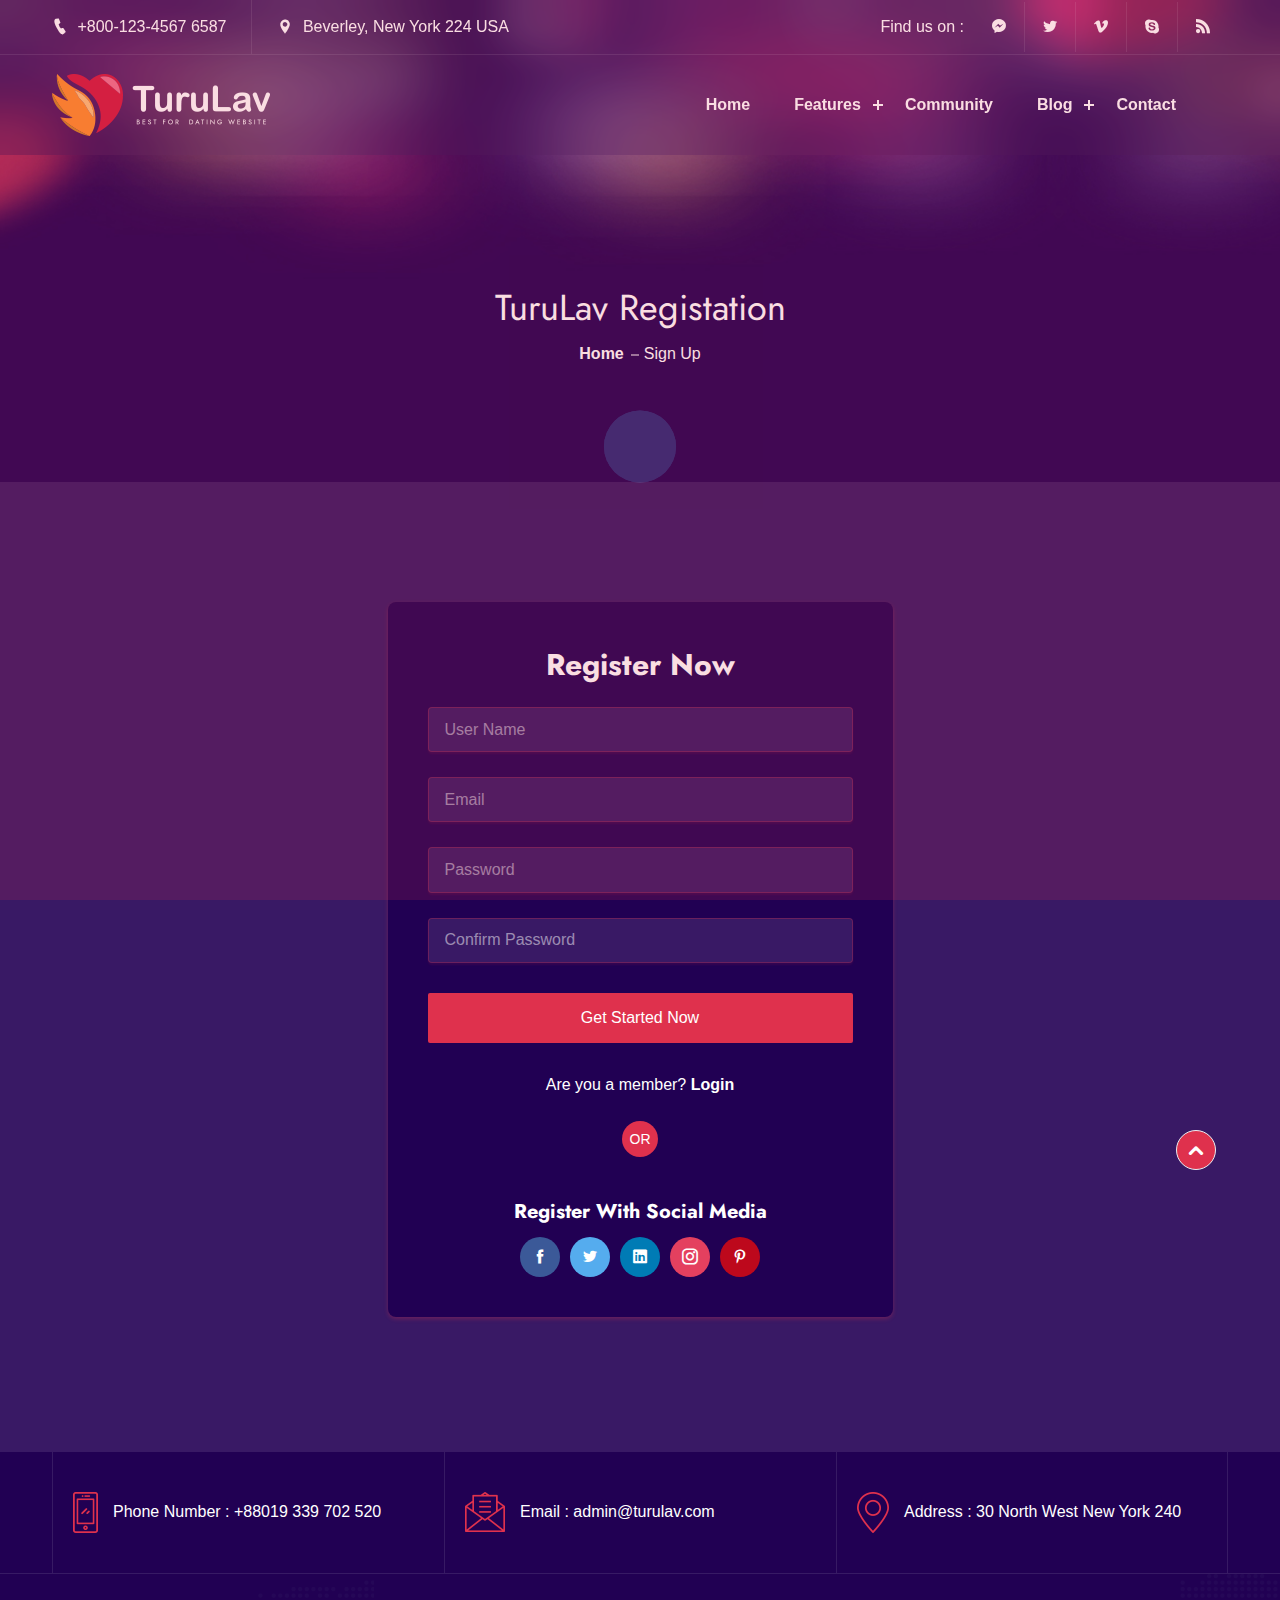
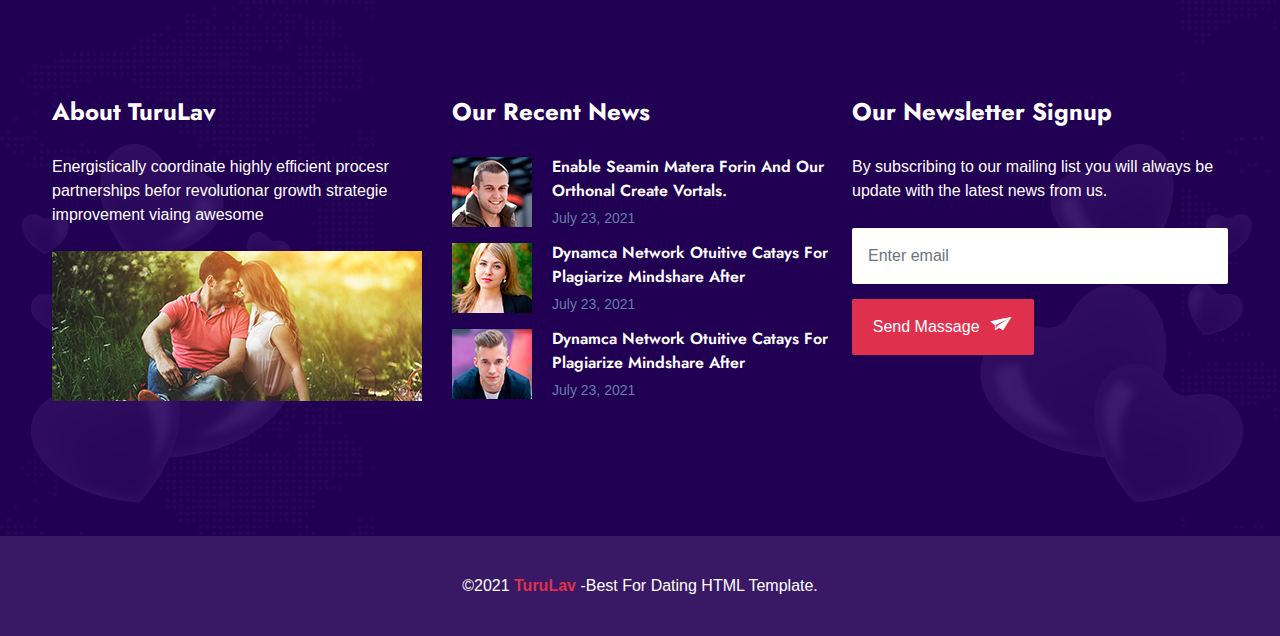
<file: turulav.com/signup.html>
<!DOCTYPE html>
<html lang="en">


<!-- Mirrored from turulav.com/signup.html by HTTrack Website Copier/3.x [XR&CO'2014], Thu, 30 Mar 2023 14:25:09 GMT -->
<head>
    <meta charset="UTF-8">
    <meta name="viewport" content="width=device-width, initial-scale=1.0">
    <!-- x-icon -->
    <link rel="shortcut icon" href="assets/images/x-icon.html" type="image/x-icon">

    <!-- Other css -->
    <link rel="stylesheet" href="assets/css/animate.css">
    <link rel="stylesheet" href="assets/css/bootstrap.min.css">
    <link rel="stylesheet" href="assets/css/icofont.min.css">
    <link rel="stylesheet" href="assets/css/swiper.min.css">
    <link rel="stylesheet" href="assets/css/style.css">

    <title>TuruLav</title>
</head>

<body>
    <!-- preloader start here -->
    <div class="preloader">
        <div class="preloader-inner">
            <div class="preloader-icon">
                <span></span>
                <span></span>
            </div>
        </div>
    </div>
    <!-- preloader ending here -->


    <!-- ==========Header Section Starts Here========== -->
    <header class="header-section">
        <div class="header-top">
            <div class="container">
                <div class="header-top-area">
                    <ul class="left">
                        <li>
                            <i class="icofont-ui-call"></i> <span>+800-123-4567 6587</span>
                        </li>
                        <li>
                            <i class="icofont-location-pin"></i> Beverley, New York 224 USA
                        </li>
                    </ul>
                    <ul class="social-icons d-flex align-items-center">
                        <li>
                            <p>
                                Find us on :
                            </p>
                        </li>
                        <li>
                            <a href="#" class="fb"><i class="icofont-facebook-messenger"></i></a>
                        </li>
                        <li>
                            <a href="#" class="twitter"><i class="icofont-twitter"></i></a>
                        </li>
                        <li>
                            <a href="#" class="vimeo"><i class="icofont-vimeo"></i></a>
                        </li>
                        <li>
                            <a href="#" class="skype"><i class="icofont-skype"></i></a>
                        </li>
                        <li>
                            <a href="#" class="rss"><i class="icofont-rss-feed"></i></a>
                        </li>
                    </ul>
                </div>
            </div>
        </div>
        <div class="header-bottom">
            <div class="container">
                <div class="header-wrapper">
                    <div class="logo">
                        <a href="index-2.html">
                            <img src="assets/images/logo/logo.png" alt="logo">
                        </a>
                    </div>
                    <div class="menu-area">
                        <ul class="menu">
                            <li>
                                <a href="index-2.html">Home</a>
                            </li>

                            <li>
                                <a href="#0">Features</a>
                                <ul class="submenu">
                                    <li><a href="members.html">All Members</a></li>
                                    <li><a href="profile.html">Member Profile</a></li>
                                    <li><a href="login.html">Login</a></li>
                                    <li><a href="signup.html" class="active">Sign Up</a></li>
                                    <li><a href="pricing-plan.html">Pricing Plan</a></li>
                                    <li><a href="404.html">404 Page</a></li>

                                </ul>
                            </li>
                            <li>
                                <a href="active-group.html">Community</a>
                            </li>
                            <li>
                                <a href="#0">Blog</a>
                                <ul class="submenu">
                                    <li><a href="blog.html">Blog</a></li>
                                    <li><a href="blog-single.html">Blog Single</a></li>
                                </ul>
                            </li>
                            <li><a href="contact.html">Contact</a></li>
                        </ul>

                        <!-- toggle icons -->
                        <div class="header-bar d-lg-none">
                            <span></span>
                            <span></span>
                            <span></span>
                        </div>
                        <div class="ellepsis-bar d-lg-none">
                            <i class="icofont-info-square"></i>
                        </div>
                    </div>
                </div>
            </div>
        </div>
    </header>
    <!-- ==========Header Section Ends Here========== -->

    <!-- ==========Page Header Section Start Here========== -->
    <section class="page-header-section style-1" style="background:url(assets/images/page-header.jpg)">
        <div class="container">
            <div class="page-header-content">
                <div class="page-header-inner">
                    <div class="page-title">
                        <h2>TuruLav Registation</h2>
                    </div>
                    <ol class="breadcrumb">
                        <li><a href="index-2.html">Home</a></li>
                        <li class="active">Sign up</li>
                    </ol>
                </div>
            </div>
        </div>
    </section>
    <!-- ==========Page Header Section Ends Here========== -->

    <!-- ==========Sign up Section start Here========== -->
    <div class="login-section padding-tb">
        <div class="container">
            <div class="account-wrapper">
                <h3 class="title">Register Now</h3>
                <form class="account-form">
                    <div class="form-group">
                        <input type="text" placeholder="User Name" name="username">
                    </div>
                    <div class="form-group">
                        <input type="text" placeholder="Email" name="email">
                    </div>
                    <div class="form-group">
                        <input type="password" placeholder="Password" name="password">
                    </div>
                    <div class="form-group">
                        <input type="password" placeholder="Confirm Password" name="password">
                    </div>
                    <div class="form-group">
                        <button class="d-block lab-btn"><span>Get Started Now</span></button>
                    </div>
                </form>
                <div class="account-bottom">
                    <span class="d-block cate pt-10">Are you a member? <a href="login.html">Login</a></span>
                    <span class="or"><span>or</span></span>
                    <h5 class="subtitle">Register With Social Media</h5>
                    <ul class="social-media social-color justify-content-center d-flex lab-ul">
                        <li>
                            <a href="#" class="facebook"><i class="icofont-facebook"></i></a>
                        </li>
                        <li>
                            <a href="#" class="twitter"><i class="icofont-twitter"></i></a>
                        </li>
                        <li>
                            <a href="#" class="linkedin"><i class="icofont-linkedin"></i></a>
                        </li>
                        <li>
                            <a href="#" class="instagram"><i class="icofont-instagram"></i></a>
                        </li>
                        <li>
                            <a href="#" class="pinterest"><i class="icofont-pinterest"></i></a>
                        </li>
                    </ul>
                </div>
            </div>
        </div>
    </div>
    <!-- ==========Sign up Section ends Here========== -->

    <!-- ================ footer Section start Here =============== -->
    <footer class="footer-section">
        <div class="footer-top">
            <div class="container">
                <div class="row g-3 justify-content-center g-lg-0">
                    <div class="col-lg-4 col-sm-6 col-12">
                        <div class="footer-top-item lab-item">
                            <div class="lab-inner">
                                <div class="lab-thumb">
                                    <img src="assets/images/footer/icons/01.png" alt="Phone-icon">
                                </div>
                                <div class="lab-content">
                                    <span>Phone Number : +88019 339 702 520</span>
                                </div>
                            </div>
                        </div>
                    </div>
                    <div class="col-lg-4 col-sm-6 col-12">
                        <div class="footer-top-item lab-item">
                            <div class="lab-inner">
                                <div class="lab-thumb">
                                    <img src="assets/images/footer/icons/02.png" alt="email-icon">
                                </div>
                                <div class="lab-content">
                                    <span>Email : admin@turulav.com</span>
                                </div>
                            </div>
                        </div>
                    </div>
                    <div class="col-lg-4 col-sm-6 col-12">
                        <div class="footer-top-item lab-item">
                            <div class="lab-inner">
                                <div class="lab-thumb">
                                    <img src="assets/images/footer/icons/03.png" alt="location-icon">
                                </div>
                                <div class="lab-content">
                                    <span>Address : 30 North West New York 240</span>
                                </div>
                            </div>
                        </div>
                    </div>
                </div>
            </div>
        </div>
        <div class="footer-middle padding-tb" style="background-image: url(assets/images/footer/bg.png);">
            <div class="container">
                <div class="row">
                    <div class="col-lg-4 col-md-6 col-12">
                        <div class="footer-middle-item-wrapper">
                            <div class="footer-middle-item mb-lg-0">
                                <div class="fm-item-title">
                                    <h4>About TuruLav</h4>
                                </div>
                                <div class="fm-item-content">
                                    <p class="mb-4">Energistically coordinate highly efficient procesr
                                        partnerships befor revolutionar growth strategie
                                        improvement viaing awesome</p>
                                    <img src="assets/images/footer/about.jpg" alt="about-image" class="footer-abt-img">
                                </div>
                            </div>
                        </div>
                    </div>
                    <div class="col-lg-4 col-md-6 col-12">
                        <div class="footer-middle-item-wrapper">
                            <div class="footer-middle-item mb-lg-0">
                                <div class="fm-item-title">
                                    <h4>our Recent news</h4>
                                </div>
                                <div class="fm-item-content">
                                    <div class="fm-item-widget lab-item">
                                        <div class="lab-inner">
                                            <div class="lab-thumb">
                                                <a href="#"> <img src="assets/images/footer/01.jpg"
                                                        alt="footer-widget-img"></a>
                                            </div>
                                            <div class="lab-content">
                                                <h6><a href="blog-single.html">Enable Seamin Matera Forin And Our
                                                        Orthonal Create Vortals.</a></h6>
                                                <p>July 23, 2021</p>
                                            </div>
                                        </div>
                                    </div>
                                    <div class="fm-item-widget lab-item">
                                        <div class="lab-inner">
                                            <div class="lab-thumb">
                                                <a href="#"><img src="assets/images/footer/02.jpg"
                                                        alt="footer-widget-img"></a>
                                            </div>
                                            <div class="lab-content">
                                                <h6><a href="blog-single.html">Dynamca Network Otuitive Catays For
                                                        Plagiarize Mindshare After</a></h6>
                                                <p>July 23, 2021</p>
                                            </div>
                                        </div>
                                    </div>
                                    <div class="fm-item-widget lab-item">
                                        <div class="lab-inner">
                                            <div class="lab-thumb">
                                                <a href="#"><img src="assets/images/footer/03.jpg"
                                                        alt="footer-widget-img"></a>
                                            </div>
                                            <div class="lab-content">
                                                <h6><a href="blog-single.html">Dynamca Network Otuitive Catays For
                                                        Plagiarize Mindshare After</a></h6>
                                                <p>July 23, 2021</p>
                                            </div>
                                        </div>
                                    </div>
                                </div>
                            </div>
                        </div>
                    </div>
                    <div class="col-lg-4 col-md-6 col-12">
                        <div class="footer-middle-item-wrapper">
                            <div class="footer-middle-item-3 mb-lg-0">
                                <div class="fm-item-title">
                                    <h4>Our Newsletter Signup</h4>
                                </div>
                                <div class="fm-item-content">
                                    <p>By subscribing to our mailing list you will always
                                        be update with the latest news from us.</p>
                                    <form>
                                        <div class="form-group">
                                            <input type="email" class="form-control" placeholder="Enter email">
                                        </div>
                                        <button type="submit" class="lab-btn">Send Massage <i
                                                class="icofont-paper-plane"></i></button>
                                    </form>
                                </div>
                            </div>
                        </div>
                    </div>
                </div>
            </div>
        </div>
        <div class="footer-bottom">
            <div class="container">
                <div class="row">
                    <div class="col-12">
                        <div class="footer-bottom-content text-center">
                            <p>&copy;2021 <a href="index-2.html">TuruLav</a> -Best For Dating HTML Template.</p>
                        </div>
                    </div>
                </div>
            </div>
        </div>
    </footer>
    <!-- ================ footer Section end Here =============== -->



    <!-- scrollToTop start here -->
    <a href="#" class="scrollToTop"><i class="icofont-rounded-up"></i></a>
    <!-- scrollToTop ending here -->




    <!-- All Scripts -->
    <script src="assets/js/jquery.js"></script>
    <script src="assets/js/bootstrap.bundle.min.js"></script>
    <script src="assets/js/waypoints.min.js"></script>
    <script src="assets/js/swiper.min.js"></script>
    <script src="assets/js/jquery.counterup.min.js"></script>
    <script src="assets/js/wow.min.js"></script>
    <script src="assets/js/isotope.pkgd.min.js"></script>
    <script src="assets/js/functions.js"></script>
</body>


<!-- Mirrored from turulav.com/signup.html by HTTrack Website Copier/3.x [XR&CO'2014], Thu, 30 Mar 2023 14:25:09 GMT -->
</html>
</file>
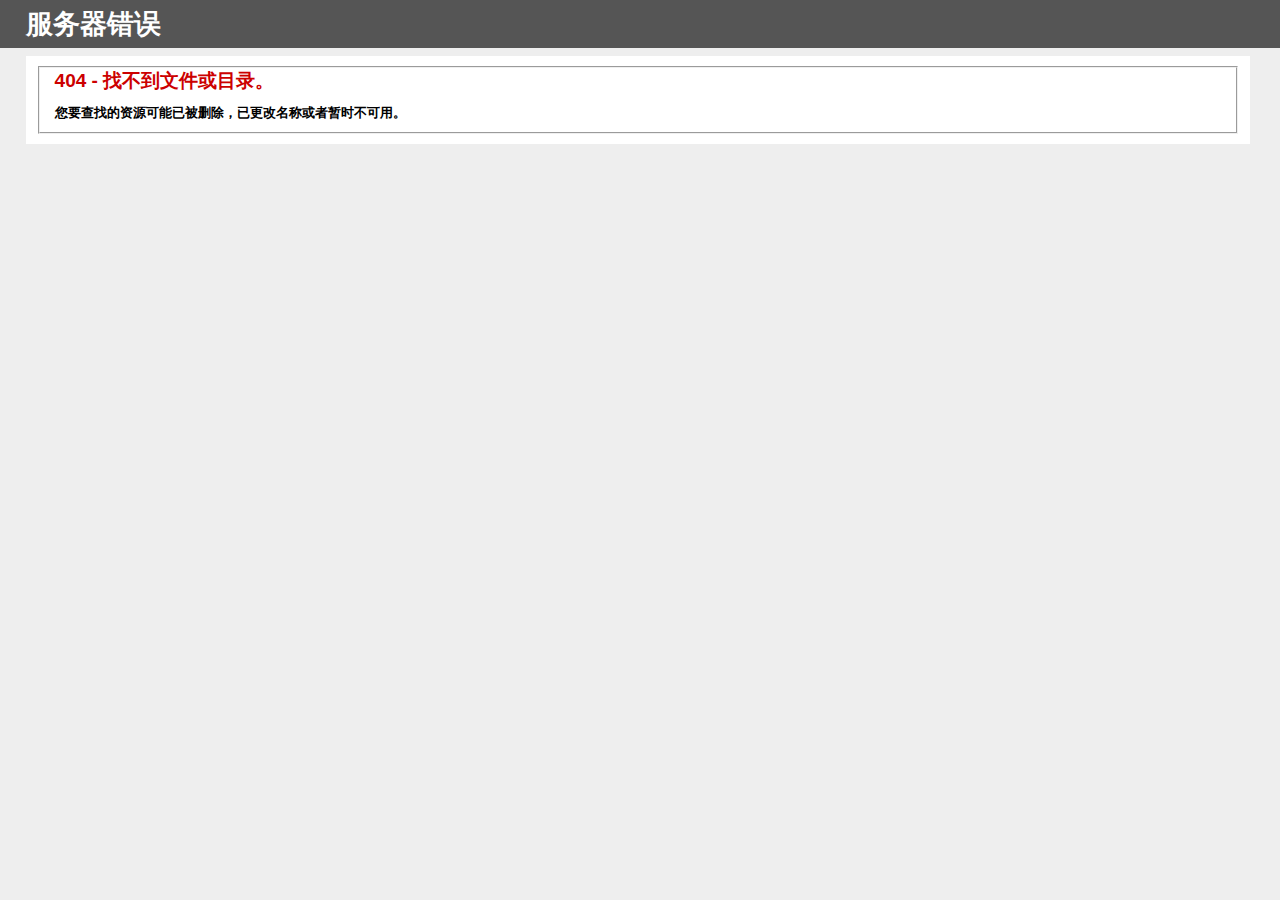
<file: turulav.com/assets/images/x-icon.html>
<!DOCTYPE html PUBLIC "-//W3C//DTD XHTML 1.0 Strict//EN" "http://www.w3.org/TR/xhtml1/DTD/xhtml1-strict.dtd">
<html xmlns="http://www.w3.org/1999/xhtml">
<head>
<meta http-equiv="Content-Type" content="text/html; charset=gb2312"/>
<title>404 - �Ҳ����ļ���Ŀ¼��</title>
<style type="text/css">
<!--
body{margin:0;font-size:.7em;font-family:Verdana, Arial, Helvetica, sans-serif;background:#EEEEEE;}
fieldset{padding:0 15px 10px 15px;} 
h1{font-size:2.4em;margin:0;color:#FFF;}
h2{font-size:1.7em;margin:0;color:#CC0000;} 
h3{font-size:1.2em;margin:10px 0 0 0;color:#000000;} 
#header{width:96%;margin:0 0 0 0;padding:6px 2% 6px 2%;font-family:"trebuchet MS", Verdana, sans-serif;color:#FFF;
background-color:#555555;}
#content{margin:0 0 0 2%;position:relative;}
.content-container{background:#FFF;width:96%;margin-top:8px;padding:10px;position:relative;}
-->
</style>
</head>
<body>
<div id="header"><h1>����������</h1></div>
<div id="content">
 <div class="content-container"><fieldset>
  <h2>404 - �Ҳ����ļ���Ŀ¼��</h2>
  <h3>��Ҫ���ҵ���Դ�����ѱ�ɾ�����Ѹ������ƻ�����ʱ�����á�</h3>
 </fieldset></div>
</div>
</body>
</html>
</file>
<file: turulav.com/assets/css/style.css>
@charset "UTF-8";
@import url("https://fonts.googleapis.com/css2?family=Jost:ital,wght@0,100;0,200;0,300;0,400;0,500;0,600;0,700;0,800;0,900;1,100;1,200;1,300;1,400;1,500;1,600;1,700;1,800;1,900&amp;family=Roboto:ital,wght@0,100;0,300;0,400;0,500;0,700;0,900;1,100;1,300;1,400;1,500;1,700;1,900&amp;display=swap");
/*!
Template Name: turulav
Template URI: https://themeforest.net/user/labartisan
Author: labartisan.net
Author URI: https://themeforest.net/user/labartisan
Description: Description
Version: 1.0.0
Text Domain: turulav
Tags: community, couple, creative, dating, groups, love template, matching, members, online dating, profile, relationship, romance, social media, social network

*/
/*--------------------------------------------------------------
>>> TABLE OF CONTENTS:
----------------------------------------------------------------
# Normalize
# Typography
# Global CSS
# Header CSS
	*Style-1
	*Style-2
	*Mobile Header
# Page Header
# Banner
	*Style-1
	*Style-2
# Main
    *home + all common section
# Blog
	*Style-1
	*Blog Single
# Blog Widget
# Contact Us
#Footer
--------------------------------------------------------------*/
/* @@@@@@@@@@@@@  Extend Property CSS Writing Now  @@@@@@@@@@@@@@ */
.footer-section .footer-middle .footer-middle-item-wrapper .footer-middle-item .fm-item-content .fm-item-widget .lab-inner, .account-form .form-group .checkgroup, .contact-form-wrapper .contact-form form.comment-form, .contact-item, .comment-respond .add-comment .comment-form, .blog-section .main-blog .blog-wrapper .post-item .tags-section .tags, .blog-section .main-blog .blog-wrapper .post-item .tags-section, .blog-section .post-item-inner .blog-footer, .post-item .post-meta .post-meta-bottom .react-list, .post-item .post-meta .post-meta-top, .post-item .post-content .post-author .post-author-inner .author-details .post-status, .post-item .post-content .post-author .post-author-inner .author-details, .post-item .post-content .post-author .post-author-inner, .create-post .lab-inner .lab-content .post-form .content-type .content-list, .create-post .lab-inner .lab-thumb .thumb-inner, .info-card .info-card-content .info-list li, .profile-section .member-profile .profile-item .profile-information .profile-contact li a, .profile-section .member-profile .profile-item .profile-information .profile-contact, .profile-section .member-profile .profile-item .profile-information, .member-page-section .member-wrapper .member-info .all-member, .member-page-section .member-wrapper .member-info, .clints-section .section-wrapper .clients .client-list .client-content .client-info .rating ul, .clints-section .section-wrapper .clients .client-list .client-content .client-info, .banner-form .gender,
.banner-form .person,
.banner-form .age,
.banner-form .city,
.banner-form .interest, .banner-section .section-wrapper .banner-content .intro-form .intro-form-inner .social-list, .header-form .form-container, .header-form, .menu, .header-wrapper .menu-area, .header-wrapper, .header-top-area .left, .header-top-area, .paginations ul li a, .group-search .group-search-btn form, .group-search .group-count, .group-search, .member-filter .member-filter-inner .filter-form, .price-item .price-item-inner .price-bottom ul li {
  display: flex;
  flex-wrap: wrap;
}

.footer-section .footer-middle .footer-middle-item-wrapper, .footer-section .footer-middle, .widget.like-member .widget-content .col .image-thumb, .blog-section .main-blog .blog-wrapper .post-item .tags-section .tags li span, .blog-section .main-blog .blog-wrapper .post-item.video-post .post-item-inner .post-thumb .embed-responsive, .blog-section .main-blog .blog-wrapper .post-item.post-slider .post-item-inner .post-thumb .blog-slider, .blog-section .main-blog .blog-wrapper .post-item .post-item-inner .post-content blockquote p, .post-item .post-content .post-author .post-author-inner .author-details .post-status .post-privacy, .create-post .lab-inner .lab-content .post-form .content-type .content-list .image-video,
.create-post .lab-inner .lab-content .post-form .content-type .content-list .attach-file, .media-wrapper .tab-content .tab-pane .media-content .album .album-thumb, .media-wrapper .nav-tabs .nav-item .nav-link.active span, .media-wrapper .nav-tabs .nav-item .nav-link.active, .media-wrapper .nav-tabs .nav-item .nav-link span, .info-card .info-card-content .info-list li .info-name, .profile-section .member-profile .profile-details .profile-nav .nav-tabs .dropdown, .profile-section .member-profile .profile-details .profile-nav .nav-tabs .nav-link.active, .profile-section .member-profile .profile-details .profile-nav .nav-tabs .nav-link .item-number, .profile-section .member-profile .profile-item .profile-information .profile-pic, .profile-section .member-profile .profile-item .profile-cover, .member-page-section .member-wrapper .member-info .all-member p:last-child, .app-section .section-wrapper, .clints-section .section-wrapper .clients .client-list .client-content .client-info .name-desi span, .clints-section .section-wrapper .clients .client-list .client-thumb img, .clints-section .section-wrapper .clients .client-list .client-thumb, .clints-section .section-wrapper .clients, .banner-form .gender .left,
.banner-form .person .left,
.banner-form .age .left,
.banner-form .city .left,
.banner-form .interest .left, .banner-section .section-wrapper .banner-thumb, .banner-section .section-wrapper .banner-content .intro-form, .banner-section, .page-header-section.style-1 .page-header-content .page-header-inner .breadcrumb li a, .menu-item-has-children > a, .header-bar, .custom-select, .cart-plus-minus, .paginations ul li a, .section-header, .lab-btn, .group-search .group-search-btn form .input-button, .group-search .group-count p:last-child, .work-item .lab-inner .lab-thumb .thumb-inner, .about-item .lab-inner .lab-content, .about-item .lab-inner, .custom-upload {
  position: relative;
}

.widget.like-member .widget-content .col .image-thumb::after, .widget.like-member .widget-content .col .image-thumb::before, .blog-section .main-blog .blog-wrapper .post-item .tags-section .tags li span::after, .blog-section .main-blog .blog-wrapper .post-item.post-slider .post-item-inner .post-thumb .blog-slider .blog-slider-prev,
.blog-section .main-blog .blog-wrapper .post-item.post-slider .post-item-inner .post-thumb .blog-slider .blog-slider-next, .blog-section .main-blog .blog-wrapper .post-item .post-item-inner .post-content blockquote p::before, .post-item .post-content .post-author .post-author-inner .author-details .post-status .post-privacy:after, .create-post .lab-inner .lab-content .post-form .content-type .content-list .image-video input[type=file],
.create-post .lab-inner .lab-content .post-form .content-type .content-list .attach-file input[type=file], .media-wrapper .tab-content .tab-pane .media-content .album .album-thumb::after, .media-wrapper .tab-content .tab-pane .media-content .album .album-thumb:before, .media-wrapper .nav-tabs .nav-item .nav-link.active span:before, .media-wrapper .nav-tabs .nav-item .nav-link span:before, .info-card .info-card-content .info-list li .info-name:after, .profile-section .member-profile .profile-item .profile-information .profile-pic .custom-upload, .profile-section .member-profile .profile-item .profile-cover .custom-upload, .member-page-section .member-wrapper .member-info .all-member p:last-child:before, .app-section .section-wrapper .mobile-app, .clints-section .section-wrapper .clients .client-list .client-content .client-info .name-desi span::after, .clints-section .section-wrapper .clients .client-list .client-content:after, .clints-section .section-wrapper .clients .client-list .client-content, .clints-section .section-wrapper .clients .client-list .client-thumb::after, .clints-section .section-wrapper .clients .client-list .client-thumb::before, .clints-section .section-wrapper .clients .client-list, .banner-form .gender .left:after,
.banner-form .person .left:after,
.banner-form .age .left:after,
.banner-form .city .left:after,
.banner-form .interest .left:after, .banner-section .all-shapes .banner-shape, .banner-section .section-wrapper .banner-content .intro-form::after, .banner-section .section-wrapper .banner-content .intro-form::before, .page-header-section.style-1 .page-header-content .page-header-inner .breadcrumb li a::before, .menu-item-has-children > a::before, .menu-item-has-children > a::after, .header-bar span, .header-section, .custom-select::after, .cart-plus-minus .qtybutton, .group-search .group-search-btn form .input-button:before, .group-search .group-count p:last-child:before, .work-item .lab-inner .lab-thumb .thumb-inner .step, .about-item .lab-inner .lab-content:before, .about-item .lab-inner:before, .custom-upload input[type=file] {
  position: absolute;
  content: "";
}

.widget.like-member .widget-content .col .image-thumb, .widget .widget-title, .comments .comment-list .comment .com-content, .comments .comment-list .comment .com-image, .comments .comment-list .comment, .blog-section .main-blog .blog-wrapper .post-item.video-post .post-item-inner .post-thumb .embed-responsive, .blog-section .post-item-inner .post-thumb, .create-post .lab-inner .lab-content .post-form .content-type .content-list .image-video,
.create-post .lab-inner .lab-content .post-form .content-type .content-list .attach-file, .media-wrapper .tab-content .tab-pane .media-content .media-thumb, .profile-section .member-profile .profile-item .profile-information .profile-pic, .clints-section, .work-section, .banner-section, .page-header-section.style-1, .cart-plus-minus, .gallery-img, .lab-btn, .preloader, .price-item .price-item-inner, .story-item .lab-inner .lab-thumb, .custom-upload, .story-item .lab-inner .lab-content h4, .member-item.style-1 .lab-inner .lab-content h6, .footer-section .footer-middle .footer-middle-item-wrapper .footer-middle-item .fm-item-content .fm-item-widget .lab-inner .lab-content h6 a, .blog-section .main-blog .blog-wrapper .post-item .post-item-inner .post-content h3 a, .blog-section .post-item-inner .post-content h4 > a, .group-item .lab-inner .lab-content p {
  overflow: hidden;
}

.contact-form-wrapper .contact-form form.comment-form button.lab-btn, .comment-respond .add-comment .comment-form .lab-btn, .blog-section .main-blog .blog-wrapper .post-item.post-slider .post-item-inner .post-thumb .blog-slider .blog-slider-prev,
.blog-section .main-blog .blog-wrapper .post-item.post-slider .post-item-inner .post-thumb .blog-slider .blog-slider-next, .create-post .lab-inner .lab-content .post-form .content-type .content-list .image-video input[type=file],
.create-post .lab-inner .lab-content .post-form .content-type .content-list .attach-file input[type=file], .top-member-section .filters-button-group .filter-btn, .header-bar, .header-wrapper .menu-area .ellepsis-bar i, .cart-plus-minus, .lab-btn, .custom-upload input[type=file], .custom-upload .file-btn, .custom-upload {
  cursor: pointer;
}

.account-form .form-group button, .account-form .form-group input, .contact-form-wrapper .contact-form form.comment-form textarea, .contact-form-wrapper .contact-form form.comment-form input[type=text],
.contact-form-wrapper .contact-form form.comment-form [type=email], .contact-form-wrapper .contact-form form.comment-form, .blog-section .main-blog .blog-wrapper .post-item.video-post .post-item-inner .post-thumb .embed-responsive iframe, .blog-section .main-blog .blog-wrapper .post-item.video-post .post-item-inner .post-thumb .embed-responsive, .blog-section .post-item-inner .post-thumb a img, .post-item .post-content .post-description .post-desc-img img, .create-post .lab-inner .lab-content .post-form input[type=text], .media-wrapper .tab-content .tab-pane .media-content .album .album-thumb img, .profile-section .member-profile .profile-item .profile-information .profile-pic img, .profile-section .member-profile .profile-item .profile-cover img, .banner-form button, .banner-form .gender,
.banner-form .person,
.banner-form .age,
.banner-form .city,
.banner-form .interest, .header-bar span, .header-section.header-fixed, .header-section, .custom-select select, .custom-select, .group-item.style-1 .lab-inner .lab-content, .group-item.style-1 .lab-inner .lab-thumb, .group-item .lab-inner .lab-content .img-stack li img, .group-item .lab-inner .lab-thumb img, .group-item .lab-inner .lab-thumb, .story-item .lab-inner .lab-thumb img, .member-item.style-1 .lab-inner .lab-thumb img {
  width: 100%;
}

.profile-section .member-profile .profile-item .profile-information .profile-pic img, .group-item .lab-inner .lab-content .img-stack li img {
  height: 100%;
}

.comments .comment-list .comment .com-content .com-title .reply a, .blog-section .main-blog .blog-wrapper .post-item.code-post .post-item-inner .post-thumb .code-content p, .page-header-section.style-1 .page-header-content .page-header-inner .page-title .title-text, .page-header-section.style-1 .page-header-content .page-header-inner .breadcrumb li a, .text-btn, .work-item .lab-inner .lab-thumb .thumb-inner .step span, h1,
h2,
h3,
h4,
h5,
h6,
h1 a,
h2 a,
h3 a,
h4 a,
h5 a,
h6 a,
a h1,
a h2,
a h3,
a h4,
a h5,
a h6 {
  font-weight: 700;
}

.blog-section .post-item-inner .blog-footer .blog-comment, .page-header-section.style-1 .page-header-content .page-header-inner .breadcrumb li.active, .page-header-section.style-1 .page-header-content .page-header-inner .page-title h2 {
  font-weight: 400;
}

.page-header-section.style-1 .page-header-content .page-header-inner .breadcrumb, .paginations ul li a, .price-item .price-item-inner .price-bottom ul li {
  justify-content: center;
}

.contact-form-wrapper .contact-form form.comment-form, .comments .comment-list .comment .com-content .com-title, .blog-section .main-blog .blog-wrapper .post-item .tags-section, .blog-section .post-item-inner .blog-footer, .post-item .post-meta .post-meta-top, .member-page-section .member-wrapper .member-info, .banner-form .gender,
.banner-form .person,
.banner-form .age,
.banner-form .city,
.banner-form .interest, .banner-section .section-wrapper .banner-content .intro-form .intro-form-inner .social-list, .header-wrapper, .header-top-area, .group-search {
  justify-content: space-between;
}

.blog-section .main-blog .blog-wrapper .post-item .tags-section .tags, .blog-section .main-blog .blog-wrapper .post-item .tags-section, .blog-section .post-item-inner .blog-footer, .post-item .post-meta .post-meta-bottom .react-list, .post-item .post-content .post-author .post-author-inner .author-details .post-status, .post-item .post-content .post-author .post-author-inner .author-details, .post-item .post-content .post-author .post-author-inner, .create-post .lab-inner .lab-content .post-form .content-type .content-list, .create-post .lab-inner .lab-thumb .thumb-inner, .profile-section .member-profile .profile-details .tab-content .activity-page .activity-tab .nav, .profile-section .member-profile .profile-details .profile-nav .nav-tabs, .profile-section .member-profile .profile-item .profile-information .profile-contact li a, .profile-section .member-profile .profile-item .profile-information, .banner-form .gender,
.banner-form .person,
.banner-form .age,
.banner-form .city,
.banner-form .interest, .header-wrapper .menu-area, .header-wrapper, .header-top-area, .paginations ul li a, .price-item .price-item-inner .price-bottom ul li {
  align-items: center;
}

.blog-section .main-blog .blog-wrapper .post-item.video-post .post-item-inner .post-thumb .embed-responsive, .blog-section .post-item-inner .post-content .meta, .blog-section .post-item-inner .post-thumb a img, .blog-section .post-item-inner .post-thumb a, .header-wrapper .logo a {
  display: block;
}

.account-bottom .social-media li a, .comments .comment-list .comment .com-content .com-title .com-title-meta span, .blog-section .main-blog .blog-wrapper .post-item .tags-section .social-link-list li a, .blog-section .main-blog .blog-wrapper .post-item .tags-section .tags li a, .blog-section .main-blog .blog-wrapper .post-item .tags-section .tags li span i, .create-post .lab-inner .lab-content .post-form .content-type .content-list .image-video,
.create-post .lab-inner .lab-content .post-form .content-type .content-list .attach-file, .app-section .section-wrapper .app-content .app-download li a, .app-section .section-wrapper .app-content .app-download li, .banner-section .section-wrapper .banner-content .intro-form .intro-form-inner .social-list .facebook a,
.banner-section .section-wrapper .banner-content .intro-form .intro-form-inner .social-list .twitter a, .banner-section .section-wrapper .banner-content .intro-form .intro-form-inner .social-list .google a, .header-bar span, .header-top-area .social-icons li a, .lab-btn, .scrollToTop i, .price-item .price-item-inner .price-bottom .purchase-btn, .custom-upload {
  display: inline-block;
}

.footer-section .footer-middle .footer-middle-item-wrapper .footer-middle-item-3 .fm-item-content form .form-group input, .contact-info-wrapper, .contact-form-wrapper .contact-form form.comment-form textarea, .contact-form-wrapper .contact-form form.comment-form input[type=text],
.contact-form-wrapper .contact-form form.comment-form [type=email], .contact-form-wrapper, .comment-respond .add-comment .comment-form .lab-btn, .comment-respond .add-comment .comment-form textarea, .comment-respond .add-comment .comment-form input[type=text], .comment-respond, .comments, .blog-section .main-blog .blog-wrapper .post-item .tags-section .social-link-list li a, .post-item, .create-post .lab-inner .lab-thumb .thumb-inner .thumb-content .custom-select select, .create-post, .media-wrapper .tab-content .tab-pane .media-content .media-upload .upload-now .custom-upload, .media-wrapper .nav-tabs .nav-item .nav-link.active span, .media-wrapper .nav-tabs .nav-item .nav-link span, .media-wrapper .nav-tabs .nav-item .nav-link, .media-wrapper .nav-tabs, .info-card, .profile-section .member-profile .profile-details .tab-content .activity-page .activity-tab .nav .custom-select select, .profile-section .member-profile .profile-details .tab-content .activity-page .activity-tab .nav .nav-item .nav-link, .profile-section .member-profile .profile-details .tab-content .activity-page .activity-tab .nav, .profile-section .member-profile .profile-details .profile-nav .nav-tabs .nav-link .item-number, .member-page-section .member-wrapper .member-info .all-member p, .app-section .section-wrapper .app-content .app-download li a, .top-member-section .filters-button-group .filter-btn, .member-button-group .lab-btn, .banner-form button, .banner-section .section-wrapper .banner-content .intro-form .intro-form-inner .social-list .facebook a,
.banner-section .section-wrapper .banner-content .intro-form .intro-form-inner .social-list .twitter a, .banner-section .section-wrapper .banner-content .intro-form .intro-form-inner .social-list .google a, .border-radius-2, .group-search .group-count p, .price-item .price-item-inner .price-bottom .purchase-btn, .group-item .lab-inner .lab-content .lab-btn, .group-item .lab-inner, .story-item, .about-item .lab-inner .lab-content:before {
  border-radius: 2px;
}

/* @@@@@@@@@@@@@  Extend Property CSS Writing Now  @@@@@@@@@@@@@@ */
.footer-section .footer-middle .footer-middle-item-wrapper .footer-middle-item .fm-item-content .fm-item-widget .lab-inner .lab-content h6 a, .blog-section .main-blog .blog-wrapper .post-item .post-item-inner .post-content h3 a, .blog-section .post-item-inner .post-content h4 > a, .group-item .lab-inner .lab-content p {
  display: -webkit-box;
  -webkit-line-clamp: 2;
  -webkit-box-orient: vertical;
  text-overflow: ellipsis;
}

.story-item .lab-inner .lab-content h4, .member-item.style-1 .lab-inner .lab-content h6 {
  display: -webkit-box;
  -webkit-line-clamp: 1;
  -webkit-box-orient: vertical;
  text-overflow: ellipsis;
}

/* @@@@@@@@@@@@@  Extend Property CSS Writing Now  @@@@@@@@@@@@@@ */
.app-section .section-wrapper .app-content .app-download li a, .banner-section .section-wrapper .banner-content .intro-form .intro-form-inner .social-list .google a, .header-wrapper .menu-area .login, .group-item .lab-inner .lab-content .lab-btn, .story-item .lab-inner .lab-content .lab-btn, .work-item .lab-inner .lab-thumb .thumb-inner .step {
  background-color: #fff;
}

.footer-section .footer-bottom, .bg-color, .group-item .lab-inner, .story-item, .about-item .lab-inner {
  background-color: #391965;
}

.cart-plus-minus .qtybutton, .cart-plus-minus .cart-plus-minus-box {
  color: #ffffff;
}

.footer-section .footer-middle .footer-middle-item-wrapper .footer-middle-item-3 .fm-item-content form button,
.footer-section .footer-middle .footer-middle-item-wrapper .footer-middle-item-3 .fm-item-content form .lab-btn, .account-form .form-group button, .widget.active-group .widget-content .group-item .lab-inner .lab-content .test .lab-btn:hover, .comment-respond .add-comment .comment-form .lab-btn, .blog-section .main-blog .blog-wrapper .post-item .tags-section .tags li a:hover, .blog-section .main-blog .blog-wrapper .post-item .tags-section .tags li span::after, .blog-section .main-blog .blog-wrapper .post-item .tags-section .tags li span, .blog-section .main-blog .blog-wrapper .post-item.code-post .post-item-inner .post-thumb, .blog-section .main-blog .blog-wrapper .post-item.post-slider .post-item-inner .post-thumb .blog-slider .blog-slider-prev:hover,
.blog-section .main-blog .blog-wrapper .post-item.post-slider .post-item-inner .post-thumb .blog-slider .blog-slider-next:hover, .blog-section .main-blog .blog-wrapper .post-item .post-item-inner .post-content blockquote, .load-btn .lab-btn, .create-post .lab-inner .lab-content .post-form .content-type .content-list .post-submit .lab-btn, .media-wrapper .tab-content .tab-pane .media-content .media-upload .upload-now .custom-upload, .media-wrapper .nav-tabs .nav-item .nav-link.active, .media-wrapper .nav-tabs .nav-item .nav-link span, .profile-section .member-profile .profile-details .tab-content .activity-page .activity-tab .nav .nav-item .nav-link.active, .profile-section .member-profile .profile-details .profile-nav .nav-tabs .dropdown ul li .dropdown-item:hover, .profile-section .member-profile .profile-details .profile-nav .nav-tabs .nav-link .item-number, .profile-section .member-profile .profile-item .profile-information .profile-contact li a .icon, .fore-zero .section-wrapper .zero-item .zero-content .lab-btn, .member-page-section .member-wrapper .member-info .all-member p:last-child, .clints-section .section-wrapper .clients .client-list .client-content:after, .clints-section .section-wrapper .clients .client-list .client-content, .banner-form button, .header-wrapper .menu-area .signup, .cart-plus-minus .qtybutton:hover, .paginations ul li a.active, .paginations ul li a:hover, .bg-theme, .scrollToTop i, .group-search .group-search-btn form .input-button input[type=submit], .group-search .group-count p:last-child, .member-filter .member-filter-inner, .price-item .price-item-inner .price-bottom .purchase-btn, .group-item.style-1 .lab-inner .lab-content .lab-btn:hover, .group-item:hover .lab-inner, .story-item .lab-inner .lab-content .lab-btn:hover, .about-item .lab-inner .lab-content:before, .member-item.style-1:hover .lab-inner {
  background: #df314d;
}

.account-wrapper, .contact-info-wrapper, .contact-form-wrapper, .widget.active-group .widget-content .group-item .lab-inner, .widget, .comment-respond, .comments, .blog-section .post-item-inner .blog-footer, .blog-section .post-item-inner .post-content, .post-item, .create-post, .media-wrapper .tab-content .tab-pane, .media-wrapper .nav-tabs .nav-item .nav-link.active span, .media-wrapper .nav-tabs, .info-card, .profile-section .member-profile .profile-details .tab-content .activity-page .activity-tab .nav, .profile-section .member-profile .profile-details .profile-nav, .fore-zero .section-wrapper .zero-item, .member-page-section .member-wrapper .member-info .all-member p:first-child, .top-member-section .filters-button-group .filter-btn, .paginations ul li a, .bg-prime, .lab-btn, .group-search .group-search-btn form input[type=text], .group-search .group-count p:first-child, .price-item .price-item-inner, .group-item.style-1 .lab-inner, .member-item.style-1 .lab-inner {
  background: #210053;
}

.account-bottom .social-media li a, .blog-section .main-blog .blog-wrapper .post-item .tags-section .social-link-list li a, .blog-section .main-blog .blog-wrapper .post-item.code-post .post-item-inner .post-thumb .code-content, .blog-section .main-blog .blog-wrapper .post-item.post-slider .post-item-inner .post-thumb .blog-slider .blog-slider-prev,
.blog-section .main-blog .blog-wrapper .post-item.post-slider .post-item-inner .post-thumb .blog-slider .blog-slider-next, .load-btn, .profile-section .member-profile .profile-item .profile-information .profile-contact li a .icon, .profile-section .member-profile .profile-item .profile-information .profile-name, .fore-zero .section-wrapper .zero-item, .banner-section .section-wrapper .banner-content .intro-form .intro-form-inner .social-list .facebook a,
.banner-section .section-wrapper .banner-content .intro-form .intro-form-inner .social-list .twitter a, .page-header-section.style-1, .header-top-area .social-icons li a, .cart-plus-minus .qtybutton, .cart-plus-minus .cart-plus-minus-box, .section-header, .scrollToTop i, .price-item .price-item-inner, .member-item.style-1 .lab-inner .lab-content {
  text-align: center;
}

.comments .comment-list .comment, .blog-section .main-blog .blog-wrapper .post-item .tags-section .tags li, ul li {
  list-style: none;
}

/* @@@@@@@@@@@@@  Extend Property Margin 10 - 30 CSS Writing Now  @@@@@@@@@@@@@@ */
.widget .widget-content, .blog-section .main-blog .blog-wrapper .post-item .tags-section .tags, .page-header-section.style-1, .header-top-area .social-icons, .cart-plus-minus .qtybutton, .cart-plus-minus .cart-plus-minus-box, .paginations ul, .work-item .lab-inner .lab-thumb .thumb-inner .step p, ul {
  margin: 0;
}

.media-wrapper .tab-content .tab-pane .media-content .album .album-thumb {
  margin: 30px;
}

.widget.search-widget .widget-content .banner-form button, .widget .widget-title h5, .widget:last-child, .comment-respond h3, .comments .comment-list .comment .com-content .com-title .com-title-meta h4, .comments .widget-title h3, .blog-section .main-blog .blog-wrapper .post-item.code-post .post-item-inner .post-thumb .code-content p, .post-item .post-meta .post-meta-top p, .post-item .post-content .post-description p, .post-item .post-content .post-author .post-author-inner .author-details h6, .media-wrapper .tab-content .tab-pane .media-title h2, .info-card .info-card-content .info-list li p, .info-card .info-card-content p, .info-card .info-card-title h6, .profile-section .member-profile .profile-item .profile-information .profile-contact li a .text p, .member-page-section .member-wrapper .member-info .all-member p, .app-section .section-wrapper .app-content .app-download li a .app-content h4, .app-section .section-wrapper .app-content .app-download li a .app-content p, .app-section .section-wrapper .app-content h4, .page-header-section.style-1 .page-header-content .page-header-inner .page-title p, .header-top-area .social-icons li p, .group-search .group-count p, .price-item .price-item-inner .price-bottom ul li p, .work-item .lab-inner .lab-content p, .about-item .lab-inner .lab-content p, .about-item .lab-inner .lab-content h2, .member-item.style-2 .lab-inner .lab-thumb, .member-item.style-1:hover .lab-inner .lab-thumb, .member-item.style-1 .lab-inner .lab-content p {
  margin-bottom: 0px;
}

.comments .comment-list .comment .com-content .com-title .com-title-meta span, .media-wrapper .tab-content .tab-pane .media-content .media-upload, .app-section .section-wrapper .app-content .app-download li:first-child, .banner-form button, .banner-form .gender,
.banner-form .person,
.banner-form .age,
.banner-form .city,
.banner-form .interest, .member-filter .member-filter-inner .filter-form > div, .story-item .lab-inner .lab-thumb, .work-item .lab-inner .lab-content h4 {
  margin-bottom: 10px;
}

.account-form .form-group {
  margin-bottom: 25px;
}

.media-wrapper .tab-content .tab-pane, .profile-section .member-profile .profile-item .profile-information .profile-name {
  margin-top: 10px;
}

.blog-section .post-item-inner .blog-footer .viewall {
  margin-left: 0;
}

.info-card .info-card-content .info-list li .info-name:after, .member-filter .member-filter-inner .filter-form .lab-btn i {
  margin-left: 5px;
}

.load-btn .lab-btn i, .media-wrapper .nav-tabs .nav-item .nav-link.active span, .media-wrapper .nav-tabs .nav-item .nav-link span, .profile-section .member-profile .profile-details .profile-nav .nav-tabs .nav-link .item-number, .page-header-section.style-1 .page-header-content .page-header-inner .breadcrumb li.active {
  margin-left: 10px;
}

.account-bottom .social-media li:last-child, .blog-section .main-blog .blog-wrapper .post-item .tags-section .social-link-list li:last-child, .post-item .post-meta .post-meta-bottom .react-list .react:last-child, .profile-section .member-profile .profile-item .profile-information .profile-pic .custom-upload .file-btn i, .top-member-section .filters-button-group .filter-btn:last-child {
  margin-right: 0;
}

.blog-section .post-item-inner .blog-footer .blog-comment i, .post-item .post-meta .post-meta-bottom .react-list .react i, .profile-section .member-profile .profile-item .profile-information .profile-contact li a .icon, .header-top-area .left li i, .price-item .price-item-inner .price-bottom ul li i, .custom-upload i {
  margin-right: 5px;
}

.account-bottom .social-media li, .blog-section .main-blog .blog-wrapper .post-item .tags-section .social-link-list li, .create-post .lab-inner .lab-content .post-form .content-type .content-list .image-video i,
.create-post .lab-inner .lab-content .post-form .content-type .content-list .attach-file i, .create-post .lab-inner .lab-content .post-form .content-type .content-list .text a i, .app-section .section-wrapper .app-content .app-download li a .app-thumb, .top-member-section .filters-button-group .filter-btn, .member-filter .member-filter-inner .filter-form .age .custom-select:first-child {
  margin-right: 10px;
}

.blog-section .main-blog .blog-wrapper .post-item.code-post .post-item-inner .post-thumb .code-content img, .blog-section .main-blog .blog-wrapper .post-item .post-item-inner .post-content h3, .work-item .lab-inner .lab-thumb {
  margin-bottom: 15px;
}

.contact-form-wrapper .contact-form form.comment-form, .blog-section .main-blog .blog-wrapper .post-item .tags-section .social-link-list {
  margin-top: 0;
}

.member-filter .member-filter-inner .filter-form .lab-btn {
  margin-left: 15px;
}

.post-item .post-content .post-author .post-author-inner .author-thumb, .create-post .lab-inner .lab-thumb .thumb-inner .thumb-img, .profile-section .member-profile .profile-details .tab-content .activity-page .activity-tab .nav .custom-select, .profile-section .member-profile .profile-item .profile-information .profile-contact li {
  margin-right: 15px;
}

.widget.search-widget .widget-content .banner-form .gender,
.widget.search-widget .widget-content .banner-form .person,
.widget.search-widget .widget-content .banner-form .age,
.widget.search-widget .widget-content .banner-form .city,
.widget.search-widget .widget-content .banner-form .interest, .widget, .comments .comment-list .comment .com-content, .comments .comment-list .comment .com-image, .mb-20, .group-item .lab-inner .lab-content .img-stack {
  margin-bottom: 20px;
}

.post-item .post-content .post-description .post-desc-img, .fore-zero .section-wrapper .zero-item .zero-content {
  margin-top: 20px;
}

.profile-section .member-profile .profile-item .profile-information .profile-contact, .header-wrapper .menu-area .ellepsis-bar {
  margin-left: 20px;
}

.blog-section .main-blog .blog-wrapper .post-item .tags-section .tags li span, .post-item .post-content .post-author .post-author-inner .author-details .post-status .post-privacy, .post-item .post-content .post-author .post-author-inner .author-details h6, .create-post .lab-inner .lab-content .post-form .content-type .content-list .image-video, .create-post .lab-inner .lab-content .post-form .content-type .content-list .text, .member-button-group .lab-btn:first-child {
  margin-right: 20px;
}

.widget.search-widget .widget-content .banner-form button, .widget .widget-title h5, .widget:last-child, .comment-respond h3, .comments .comment-list .comment .com-content .com-title .com-title-meta h4, .comments .widget-title h3, .blog-section .main-blog .blog-wrapper .post-item.code-post .post-item-inner .post-thumb .code-content p, .post-item .post-meta .post-meta-top p, .post-item .post-content .post-description p, .post-item .post-content .post-author .post-author-inner .author-details h6, .media-wrapper .tab-content .tab-pane .media-title h2, .info-card .info-card-content .info-list li p, .info-card .info-card-content p, .info-card .info-card-title h6, .profile-section .member-profile .profile-item .profile-information .profile-contact li a .text p, .member-page-section .member-wrapper .member-info .all-member p, .app-section .section-wrapper .app-content .app-download li a .app-content h4, .app-section .section-wrapper .app-content .app-download li a .app-content p, .app-section .section-wrapper .app-content h4, .page-header-section.style-1 .page-header-content .page-header-inner .page-title p, .header-top-area .social-icons li p, .group-search .group-count p, .price-item .price-item-inner .price-bottom ul li p, .work-item .lab-inner .lab-content p, .about-item .lab-inner .lab-content p, .about-item .lab-inner .lab-content h2, .member-item.style-2 .lab-inner .lab-thumb, .member-item.style-1:hover .lab-inner .lab-thumb, .member-item.style-1 .lab-inner .lab-content p {
  margin-bottom: 0px;
}

.footer-section .footer-middle .footer-middle-item-wrapper .footer-middle-item .fm-item-content .fm-item-widget .lab-inner .lab-content h6, .profile-section .member-profile .profile-item .profile-information .profile-contact li, .price-item .price-item-inner .price-top h2, .group-item .lab-inner .lab-content h4 {
  margin-bottom: 5px;
}

.account-form .form-group button, .contact-form-wrapper .contact-form form.comment-form input[type=text],
.contact-form-wrapper .contact-form form.comment-form [type=email], .widget.search-widget .widget-content .banner-form .interest, .comments, .blog-section .main-blog .blog-wrapper .post-item .post-item-inner .post-content blockquote, .blog-section .main-blog .blog-wrapper .post-item .post-item-inner .post-content p, .blog-section .main-blog .blog-wrapper .post-item .post-item-inner, .fore-zero .section-wrapper .zero-item .zero-content p, .top-member-section .filters-button-group, .banner-form .city, .section-header, .mb-30, .group-search, .story-item .lab-inner .lab-content p {
  margin-bottom: 30px;
}

.account-form .form-group button, .contact-form-wrapper .contact-form form.comment-form button.lab-btn, .comment-respond, .load-btn {
  margin-top: 30px;
}

.header-bar {
  margin-left: 30px;
}

.post-item .post-meta .post-meta-bottom .react-list .react {
  margin-right: 30px;
}

/* @@@@@@@@@@@@@  Extend Property padding 10 - 30 CSS Writing Now  @@@@@@@@@@@@@@ */
.widget.active-group .widget-content, .comments .comment-list .comment .com-content:last-child, .blog-section .main-blog .blog-wrapper .post-item .tags-section .tags, .blog-section .main-blog .blog-wrapper .post-item.video-post .post-item-inner .post-thumb .embed-responsive, .page-header-section.style-1, .header-top-area .social-icons li, ul {
  padding: 0;
}

.profile-section .member-profile .profile-details .tab-content .activity-page .activity-tab .nav .custom-select select, .member-item.style-1:hover .lab-inner .lab-thumb img {
  padding: 5px;
}

.blog-section .main-blog .blog-wrapper .post-item .tags-section .tags li a, .top-member-section .filter-item, .story-item .lab-inner .lab-thumb, .member-item.style-2 .lab-inner .lab-thumb, .member-item.style-1 .lab-inner .lab-thumb {
  padding: 10px;
}

.contact-form-wrapper .contact-form form.comment-form input[type=text],
.contact-form-wrapper .contact-form form.comment-form [type=email], .media-wrapper .nav-tabs {
  padding: 15px;
}

.media-wrapper .tab-content .tab-pane .media-content, .member-filter .member-filter-inner {
  padding: 20px;
}

.member-item.style-1 .lab-inner .lab-content {
  padding: 20px 10px;
}

.contact-info-wrapper, .contact-form-wrapper, .widget.active-group .widget-content .group-item, .widget .widget-content, .comment-respond .add-comment .comment-form, .post-item .post-content .post-description, .post-item .post-content .post-author, .create-post .lab-inner .lab-content .post-form input[type=text], .info-card .info-card-content, .p-30, .story-item .lab-inner .lab-content {
  padding: 30px;
}

.comments .comment-list .comment:last-child, .member-item.style-2 .lab-inner .lab-thumb {
  padding-bottom: 0;
}

.blog-section .post-item-inner .post-content .meta {
  padding-bottom: 5px;
}

.post-item .post-content .post-description, .page-header-section.style-1 .page-header-content .page-header-inner .breadcrumb, .story-item .lab-inner .lab-content {
  padding-top: 0;
}

.page-header-section.style-1 .page-header-content .page-header-inner .breadcrumb {
  padding-left: 0;
}

.blog-section .main-blog .blog-wrapper .post-item.post-slider .post-item-inner .post-thumb .blog-slider .blog-slider-next i, .blog-section .main-blog .blog-wrapper .post-item.post-slider .post-item-inner .post-thumb .blog-slider .blog-slider-prev i {
  padding-left: 5px;
}

.group-search .group-search-btn form .input-button input[type=submit] {
  padding-left: 10px;
}

.footer-section .footer-middle .footer-middle-item-wrapper .footer-middle-item .fm-item-content .fm-item-widget .lab-inner .lab-content {
  padding-left: 20px;
}

.header-top-area .social-icons li:first-child {
  padding-right: 10px;
}

.profile-section .member-profile .profile-details .tab-content .activity-page .activity-tab .nav .custom-select select {
  padding-left: 15px;
}

.profile-section .member-profile .profile-item .profile-information {
  padding-bottom: 20px;
}

.post-item .post-content .post-author, .create-post .lab-inner .lab-content .post-form input[type=text] {
  padding-top: 20px;
}

.footer-section .footer-middle .footer-middle-item-wrapper .footer-middle-item .fm-item-content .fm-item-widget .lab-inner .lab-content {
  padding-left: 20px;
}

.profile-section .member-profile .profile-details .tab-content .activity-page .activity-tab .nav .custom-select select {
  padding-right: 30px;
}

* {
  margin: 0;
  padding: 0;
  box-sizing: border-box;
}

body {
  margin: 0;
  padding: 0;
  background: #391965;
}

:root {
  scroll-behavior: auto !important;
}

/*--------------------------------------------------------------
# Typography
--------------------------------------------------------------*/
body,
button,
input,
select,
optgroup,
textarea {
  color: #ffffff;
  font-family: "Roboto", sans-serif;
  font-size: 1rem;
  line-height: 1.5;
}

h1,
h2,
h3,
h4,
h5,
h6,
h1 a,
h2 a,
h3 a,
h4 a,
h5 a,
h6 a,
a h1,
a h2,
a h3,
a h4,
a h5,
a h6 {
  clear: both;
  line-height: 1.4;
  font-family: "Jost", sans-serif;
  color: #ffffff;
}

h1 {
  font-size: 2.25rem;
}

h2 {
  font-size: 1.875rem;
}

h3 {
  font-size: 1.5rem;
}

h4 {
  font-size: 1.25rem;
}

h5 {
  font-size: 1.25rem;
}

h6 {
  font-size: 1.125rem;
}

@media (min-width: 576px) {
  h1 {
    font-size: 3.75rem;
    line-height: 1.5;
  }

  h2 {
    font-size: 2.25rem;
    line-height: 1.5;
  }

  h3 {
    font-size: 1.875rem;
    line-height: 1.5;
  }

  h4 {
    font-size: 1.5rem;
    line-height: 1.5;
  }

  h5 {
    font-size: 1.25rem;
    line-height: 1.5;
  }

  h6 {
    font-size: 1.125rem;
    line-height: 1.5;
  }
}
p {
  margin-bottom: 15px;
  font-weight: 400;
  font-size: 15px;
}
@media (min-width: 576px) {
  p {
    font-size: 1rem;
  }
}

a {
  color: #ffffff;
  -webkit-transition: all 0.3s ease;
  -moz-transition: all 0.3s ease;
  transition: all 0.3s ease;
  text-decoration: none;
}

a:visited {
  color: #ffffff;
  outline: none;
}

a:hover,
a:focus,
a:active {
  color: #ffffff;
  text-decoration: none;
  outline: none;
}

a:focus {
  outline: thin dotted;
  outline: none;
}

a:hover,
a:active {
  outline: 0;
}

img {
  height: auto;
  max-width: 100%;
}

select {
  border: 1px solid #ecf0f3;
}

/* @@@@@@@@@@@@@  Global CSS  @@@@@@@@@@@@@@ */
@media (min-width: 1200px) {
  .container,
.container-lg,
.container-md,
.container-sm,
.container-xl {
    max-width: 1200px !important;
  }
}
/*======= Background Image ==========*/
.bg-img {
  background: url(../images/bg.jpg);
  background-size: cover;
  background-repeat: no-repeat;
}

/*============ Custom File Upload =============*/
.custom-upload .file-btn {
  border-radius: 5px;
}
.custom-upload input[type=file] {
  left: 0;
  top: 0;
  opacity: 0;
}

/*=========@@@@@@@@@ All Common Items   @@@@@@@@@============*/
.member-item.style-1 .lab-inner {
  -webkit-transition: all 0.3s ease;
  -moz-transition: all 0.3s ease;
  transition: all 0.3s ease;
  border-radius: 4px;
}
.member-item.style-1 .lab-inner .lab-thumb {
  -webkit-transition: all 0.3s ease;
  -moz-transition: all 0.3s ease;
  transition: all 0.3s ease;
}
@media (min-width: 576px) {
  .member-item.style-1 .lab-inner .lab-thumb {
    margin-bottom: 10px;
    padding: 0;
  }
}
.member-item.style-1 .lab-inner .lab-thumb img {
  border-radius: 10px;
  filter: drop-shadow(0px 6px 5px rgba(148, 148, 148, 0.2));
  -webkit-transition: all 0.3s ease;
  -moz-transition: all 0.3s ease;
  transition: all 0.3s ease;
}
@media (min-width: 576px) {
  .member-item.style-1 .lab-inner .lab-thumb img {
    transform: translate(10px, 10px);
  }
}
.member-item.style-1 .lab-inner .lab-content * {
  color: #fff;
}
.member-item.style-1 .lab-inner .lab-content h6 {
  margin-bottom: 2px;
}
.member-item.style-1 .lab-inner .lab-content p {
  font-size: 0.875rem;
}
.member-item.style-1:hover .lab-inner .lab-thumb img {
  transform: translate(0, 0);
}
@media (min-width: 576px) {
  .member-item.style-2 .lab-inner .lab-thumb {
    padding: 10px;
    margin-bottom: 0;
  }
}
.member-item.style-2 .lab-inner .lab-thumb img {
  transform: none;
  padding: 0 !important;
}

.about-item .lab-inner {
  padding: 50px;
}
.about-item .lab-inner:before {
  top: 0;
  left: 0;
  width: 0;
  height: 0;
  border-style: solid;
  border-width: 50px 50px 0 0;
  border-color: #df314e transparent transparent transparent;
}
.about-item .lab-inner .lab-thumb {
  margin-bottom: 40px;
}
.about-item .lab-inner .lab-content {
  padding-top: 25px;
}
.about-item .lab-inner .lab-content * {
  color: #fff;
}
.about-item .lab-inner .lab-content h2 {
  line-height: 1.2;
}
.about-item .lab-inner .lab-content:before {
  width: 100px;
  height: 4px;
  top: 0;
  left: 50%;
  transform: translateX(-50%);
}

.work-item:hover .lab-inner .lab-thumb .thumb-inner .step {
  background: #df314d;
  border-color: #df314d;
}
.work-item:hover .lab-inner .lab-thumb .thumb-inner span,
.work-item:hover .lab-inner .lab-thumb .thumb-inner p {
  color: #fff;
}
.work-item:hover .lab-inner .lab-content h4 {
  color: #df314d;
}
@media (min-width: 576px) {
  .work-item .lab-inner .lab-thumb {
    margin-bottom: 20px;
  }
}
.work-item .lab-inner .lab-thumb .thumb-inner {
  width: 150px;
  height: 150px;
  border-radius: 50%;
  margin: 0 auto;
}
.work-item .lab-inner .lab-thumb .thumb-inner .step {
  -webkit-transition: all 0.3s ease;
  -moz-transition: all 0.3s ease;
  transition: all 0.3s ease;
  top: -20px;
  right: 5px;
  width: 50px;
  height: 50px;
  border-radius: 50%;
  border: 3px solid #210053;
  filter: drop-shadow(0px 10px 5px rgba(255, 255, 255, 0.2));
}
.work-item .lab-inner .lab-thumb .thumb-inner .step * {
  color: #210053;
  font-family: "Jost", sans-serif;
}
.work-item .lab-inner .lab-thumb .thumb-inner .step span {
  font-size: 14px;
  text-transform: capitalize;
  font-family: "Jost", sans-serif;
  -webkit-transition: all 0.3s ease;
  -moz-transition: all 0.3s ease;
  transition: all 0.3s ease;
}
.work-item .lab-inner .lab-thumb .thumb-inner .step p {
  line-height: 1;
  margin-top: -2px;
  -webkit-transition: all 0.3s ease;
  -moz-transition: all 0.3s ease;
  transition: all 0.3s ease;
  font-size: 14px;
  font-family: "Jost", sans-serif;
}
.work-item .lab-inner .lab-content h4 {
  -webkit-transition: all 0.3s ease;
  -moz-transition: all 0.3s ease;
  transition: all 0.3s ease;
}
@media (min-width: 576px) {
  .work-item .lab-inner .lab-content h4 {
    margin-bottom: 20px;
  }
}
.story-item .lab-inner .lab-thumb img {
  -webkit-transition: all 0.3s ease;
  -moz-transition: all 0.3s ease;
  transition: all 0.3s ease;
}
.story-item .lab-inner .lab-content h4 {
  margin-bottom: 12px;
}
.story-item .lab-inner .lab-content .lab-btn {
  color: #210053;
}
.story-item .lab-inner .lab-content .lab-btn i {
  color: #210053;
}
.story-item .lab-inner .lab-content .lab-btn:hover {
  color: #fff;
}
.story-item .lab-inner .lab-content .lab-btn:hover i {
  color: #fff;
}
.story-item:hover .lab-inner .lab-thumb img {
  transform: scale(1.15) rotate(3deg);
}
.story-item:hover .lab-inner .lab-content h4 a {
  color: #df314d;
}

@media (min-width: 768px) {
  .group-item {
    height: 100%;
  }
}
.group-item .lab-inner {
  -webkit-transition: all 0.3s ease;
  -moz-transition: all 0.3s ease;
  transition: all 0.3s ease;
}
@media (min-width: 768px) {
  .group-item .lab-inner {
    height: 100%;
  }
}
@media (min-width: 768px) {
  .group-item .lab-inner .lab-thumb {
    height: 100%;
  }
}
@media (min-width: 768px) {
  .group-item .lab-inner .lab-thumb img {
    height: 100%;
  }
}
@media (min-width: 576px) {
  .group-item .lab-inner .lab-thumb {
    width: 40%;
  }
  .group-item .lab-inner .lab-thumb img {
    width: 100%;
  }
}
@media (min-width: 576px) {
  .group-item .lab-inner .lab-content {
    width: calc(100% - 40% - 24px);
  }
}
.group-item .lab-inner .lab-content .img-stack li {
  width: 40px;
  height: 40px;
  display: grid;
  place-items: center;
  border-radius: 50%;
  box-shadow: 0px 0px 0px 2px rgba(255, 255, 255, 0.3);
}
.group-item .lab-inner .lab-content .img-stack li:nth-child(7n+2) {
  transform: translateX(-10px);
}
.group-item .lab-inner .lab-content .img-stack li:nth-child(7n+3) {
  transform: translateX(-20px);
}
.group-item .lab-inner .lab-content .img-stack li:nth-child(7n+4) {
  transform: translateX(-30px);
}
.group-item .lab-inner .lab-content .img-stack li:nth-child(7n+5) {
  transform: translateX(-40px);
}
.group-item .lab-inner .lab-content .img-stack li:nth-child(7n+6) {
  transform: translateX(-50px);
}
.group-item .lab-inner .lab-content .img-stack li:nth-child(7n+7) {
  transform: translateX(-60px);
}
.group-item .lab-inner .lab-content .lab-btn {
  color: #210053;
  line-height: 40px;
  padding: 0 1.5rem;
}
.group-item .lab-inner .lab-content .lab-btn i {
  color: #210053;
}
.group-item .lab-inner .lab-content .lab-btn:hover {
  background-color: #210053;
  color: #fff;
}
.group-item .lab-inner .lab-content .lab-btn:hover i {
  color: #fff;
}
@media (min-width: 768px) and (max-width: 1199px) {
  .group-item .lab-inner .lab-thumb {
    width: auto;
  }
  .group-item .lab-inner .lab-thumb img {
    width: 100%;
  }
}
.group-item.style-1 .lab-inner {
  flex-direction: column;
}
@media (min-width: 768px) {
  .group-item.style-1 .lab-inner {
    flex-direction: row;
  }
}
@media (min-width: 768px) {
  .group-item.style-1 .lab-inner .lab-thumb {
    width: 40%;
  }
  .group-item.style-1 .lab-inner .lab-thumb img {
    width: 100%;
  }
}
@media (min-width: 768px) {
  .group-item.style-1 .lab-inner .lab-content {
    width: calc(100% - 40% - 24px);
  }
}
.price-item {
  -webkit-transition: all 0.3s ease;
  -moz-transition: all 0.3s ease;
  transition: all 0.3s ease;
}
.price-item .price-item-inner {
  border-radius: 10px;
  -webkit-transition: all 0.3s ease;
  -moz-transition: all 0.3s ease;
  transition: all 0.3s ease;
}
.price-item .price-item-inner .price-top {
  padding-top: 40px;
  padding-bottom: 100px;
  background: url(../images/pricing-plan/pricing-plan.svg);
  background-repeat: no-repeat;
  background-size: cover;
}
.price-item .price-item-inner .price-top p {
  max-width: 238px;
  margin: 0 auto;
}
.price-item .price-item-inner .price-bottom {
  padding-bottom: 40px;
}
.price-item .price-item-inner .price-bottom ul li {
  padding: 7px 10px;
}
.price-item .price-item-inner .price-bottom .purchase-btn {
  margin-top: 50px;
  line-height: 56px;
  padding: 0 3rem;
  -webkit-transition: all 0.3s ease;
  -moz-transition: all 0.3s ease;
  transition: all 0.3s ease;
}
.price-item .price-item-inner .price-bottom .purchase-btn:hover {
  box-shadow: 0px 10px 10px 0px rgba(224, 49, 77, 0.2);
  transform: translateY(-3px);
}
.price-item:hover .price-item-inner, .price-item.active .price-item-inner {
  background: #fff;
}
.price-item:hover .price-item-inner .price-bottom, .price-item.active .price-item-inner .price-bottom {
  color: #210053;
}
@media (min-width: 992px) {
  .price-item:hover, .price-item.active {
    transform: translateY(-30px);
  }
}

.member-filter .member-filter-inner .filter-form {
  justify-content: space-evenly;
}
@media (min-width: 576px) {
  .member-filter .member-filter-inner .filter-form > div:nth-child(4) {
    margin-bottom: 0;
  }
}
@media (min-width: 1200px) {
  .member-filter .member-filter-inner .filter-form > div {
    margin-bottom: 0;
  }
}
.member-filter .member-filter-inner .filter-form .custom-select select {
  background: #391965 !important;
  padding: 7px 10px;
  padding-right: 120px;
  border: 1px solid rgba(255, 255, 255, 0.1);
  outline: none;
  box-shadow: none;
}
@media (min-width: 992px) and (max-width: 1199px) {
  .member-filter .member-filter-inner .filter-form .age .custom-select:first-child {
    margin-right: 3px;
  }
}
.member-filter .member-filter-inner .filter-form .age .custom-select select {
  padding-right: 50px;
}
.member-filter .member-filter-inner .filter-form .lab-btn {
  outline: none;
  border: none;
  box-shadow: none;
  background: #391965;
  color: #fff;
  padding: 0 1rem;
  line-height: 40px;
}
.member-filter .member-filter-inner .filter-form .lab-btn:hover {
  box-shadow: 0 3px 5px rgba(255, 255, 255, 0.3);
  transform: translateY(-2px);
}

@media (max-width: 575px) {
  .group-search .group-count {
    margin-bottom: 10px;
  }
}
.group-search .group-count p {
  padding: 0.5rem 1rem;
  font-family: "Jost", sans-serif;
}
.group-search .group-count p:last-child:before {
  left: -7px;
  top: 50%;
  transform: translateY(-50%);
  width: 0;
  height: 0;
  border-width: 10px 10px 10px 0;
  border-color: transparent #df314d transparent transparent;
  border-style: solid;
}
.group-search .group-search-btn form input {
  outline: none;
  border: none;
  box-shadow: none;
  line-height: 40px;
  padding: 0 10px;
}
@media (min-width: 768px) {
  .group-search .group-search-btn form input {
    padding: 0 20px;
  }
}
.group-search .group-search-btn form input[type=text] {
  width: 190px;
}
@media (min-width: 768px) {
  .group-search .group-search-btn form input[type=text] {
    width: auto;
  }
}
.group-search .group-search-btn form input[type=text]::placeholder {
  color: #fff;
  opacity: 0.9;
}
@media (min-width: 768px) {
  .group-search .group-search-btn form .input-button input[type=submit] {
    padding-left: 30px;
  }
}
.group-search .group-search-btn form .input-button:before {
  left: -7px;
  top: 50%;
  transform: translateY(-50%);
  width: 0;
  height: 0;
  border-width: 10px 10px 10px 0;
  border-color: transparent #df314d transparent transparent;
  border-style: solid;
}

.preloader {
  position: fixed;
  top: 0;
  left: 0;
  z-index: 9999;
  width: 100%;
  height: 100%;
  background: #df314d;
}
.preloader .preloader-inner {
  position: absolute;
  top: 50%;
  left: 50%;
  -webkit-transform: translate(-50%, -50%);
  transform: translate(-50%, -50%);
}
.preloader .preloader-inner .preloader-icon {
  width: 72px;
  height: 72px;
  display: inline-block;
  padding: 0px;
}
.preloader .preloader-inner .preloader-icon span {
  position: absolute;
  display: inline-block;
  width: 72px;
  height: 72px;
  border-radius: 100%;
  background: #fff;
  -webkit-animation: preloader-fx 1.6s linear infinite;
  animation: preloader-fx 1.6s linear infinite;
}
.preloader .preloader-inner .preloader-icon span:last-child {
  animation-delay: -0.8s;
  -webkit-animation-delay: -0.8s;
}

@keyframes preloader-fx {
  0% {
    -webkit-transform: scale(0, 0);
    transform: scale(0, 0);
    opacity: 0.5;
  }
  100% {
    -webkit-transform: scale(1, 1);
    transform: scale(1, 1);
    opacity: 0;
  }
}
@-webkit-keyframes preloader-fx {
  0% {
    -webkit-transform: scale(0, 0);
    opacity: 0.5;
  }
  100% {
    -webkit-transform: scale(1, 1);
    opacity: 0;
  }
}
@keyframes price-ani {
  0% {
    -webkit-transform: scale(1, 1);
    transform: scale(1, 1);
    opacity: 0.5;
  }
  100% {
    -webkit-transform: scale(1.2, 1.2);
    transform: scale(1.2, 1.2);
    opacity: 0.1;
  }
}
.theme-color {
  color: #df314d !important;
}

.scrollToTop {
  position: fixed;
  bottom: -30%;
  right: 5%;
  z-index: 9;
}
.scrollToTop i {
  width: 40px;
  height: 40px;
  line-height: 40px;
  border-radius: 50%;
  color: #fff;
  border: 1px solid #ecf0f3;
  font-size: 1.5rem;
  -webkit-transition: all 0.3s ease;
  -moz-transition: all 0.3s ease;
  transition: all 0.3s ease;
}
.scrollToTop i:hover {
  transform: translateY(-5px);
  box-shadow: 0px 5px 20px 0px rgba(0, 113, 240, 0.49);
}

@media (min-width: 992px) {
  .pt-lg-110 {
    padding-top: 108px !important;
  }

  .pb-lg-110 {
    padding-bottom: 110px !important;
  }
}
.breadcrumb {
  background-color: transparent;
}

/* @@@@@@@@@@@@@  Common CSS Writing Now  @@@@@@@@@@@@@@ */
.padding-tb {
  padding: 80px 0;
}
@media (min-width: 992px) {
  .padding-tb {
    padding: 120px 0;
  }
}

.lab-btn {
  line-height: 50px;
  -webkit-transition: all 0.3s ease;
  -moz-transition: all 0.3s ease;
  transition: all 0.3s ease;
  -webkit-border-radius: 2px;
  -moz-border-radius: 2px;
  border-radius: 2px;
  padding: 0 1.3rem;
  color: #fff;
  text-transform: capitalize;
}
.lab-btn i {
  color: #fff;
  -webkit-transition: all 0.3s ease;
  -moz-transition: all 0.3s ease;
  transition: all 0.3s ease;
}
.lab-btn:hover {
  background-color: #df314d;
  color: #fff;
  box-shadow: 3px 3px 0 currentColor;
}
.lab-btn.style-2 {
  background: transparent;
  border: 2px solid #fff;
}
.lab-btn.style-2 span {
  color: #df314d;
}

.text-btn {
  font-size: 0.875rem;
  color: #000000;
  -webkit-transition: all 0.3s ease;
  -moz-transition: all 0.3s ease;
  transition: all 0.3s ease;
}
.text-btn:hover {
  padding-left: 10px;
  color: #df314d;
}

.mb-30-none {
  margin-bottom: -30px;
}

@media (min-width: 576px) {
  .px-15 {
    padding: 0 15px;
  }
}

.gallery-img {
  border: 1px solid #df314d;
  border-radius: 3px;
  box-shadow: 0 0 5px rgba(223, 49, 77, 0.3);
}
.gallery-img img {
  width: 100%;
  -webkit-transition: all 0.3s ease;
  -moz-transition: all 0.3s ease;
  transition: all 0.3s ease;
}
.gallery-img:hover img {
  transform: scale(1.1);
}

/* @@@@@@@@@@@@@  Header Section Start Here  @@@@@@@@@@@@@@ */
.section-header {
  z-index: 1;
}
@media (min-width: 992px) {
  .section-header {
    max-width: 70%;
    margin: 0 auto 50px;
  }
}
@media (min-width: 1200px) {
  .section-header {
    max-width: 65%;
  }
}
.section-header h4 {
  color: #fff;
  margin-top: -8px;
}
.section-header h2 {
  margin-top: -10px;
  color: #fff;
}

/* @@@@@@@@@@@@@  paginations Start Here  @@@@@@@@@@@@@@ */
.paginations {
  margin: 40px 0;
}
@media (min-width: 992px) {
  .paginations {
    margin-bottom: 0;
  }
}
.paginations ul li {
  padding: 5px;
}
.paginations ul li a {
  width: 46px;
  height: 46px;
  box-shadow: 0 0px 5px rgba(136, 136, 136, 0.1);
  color: #ffffff;
  z-index: 1;
  -webkit-border-radius: 50%;
  -moz-border-radius: 50%;
  border-radius: 50%;
  -webkit-transition: all 0.3s ease;
  -moz-transition: all 0.3s ease;
  transition: all 0.3s ease;
}
.paginations ul li a.active, .paginations ul li a:hover {
  color: #fff;
}
.paginations ul li a.dot {
  box-shadow: none;
}
.paginations ul li a.dot:hover {
  background: transparent;
  color: #ffffff;
}

/*@@@@@@@@@@@@@@   cart-plus-minus Start Here  @@@@@@@@@@@@@@@@@*/
.cart-plus-minus {
  border: 1px solid #ecf0f3;
  width: 120px;
  margin: 0 auto;
}
.cart-plus-minus .dec.qtybutton {
  border-right: 1px solid #ecf0f3;
  height: 40px;
  left: 0;
  top: 0;
}
.cart-plus-minus .cart-plus-minus-box {
  border: medium none;
  float: left;
  font-size: 14px;
  height: 40px;
  width: 120px;
  outline: none;
}
.cart-plus-minus .qtybutton {
  float: #fff;
  font-size: 14px;
  font-weight: 500;
  width: 40px;
  height: 40px;
  line-height: 40px;
  -webkit-transition: all 0.3s ease;
  -moz-transition: all 0.3s ease;
  transition: all 0.3s ease;
}
.cart-plus-minus .qtybutton:hover {
  color: #fff;
}
.cart-plus-minus .inc.qtybutton {
  border-left: 1px solid #ecf0f3;
  right: 0;
  top: 0;
}

/* *****=======  Custom Select   ========= *******/
.custom-select::after {
  right: 15px;
  top: 50%;
  transform: translateY(-50%);
  width: 0;
  height: 0;
  border-style: solid;
  border-width: 6px 6px 0 6px;
  border-color: #ffffff transparent transparent transparent;
}
.custom-select select {
  -webkit-appearance: none;
  -moz-appearance: none;
  appearance: none;
  background: transparent;
  background-size: 10px 15px;
}

/* *****========= All Keyframes  ===============****** */
@keyframes angle-move {
  0%, 100% {
    transform: translateY(0) rotate(-6deg);
  }
  50% {
    transform: translateY(-20px) rotate(8deg);
  }
}
@keyframes up-down {
  0%, 100% {
    transform: translateY(-20px);
  }
  50% {
    transform: translateY(0);
  }
}
@keyframes zoom {
  0%, 100% {
    transform: scale(0.9) rotate(0deg);
  }
  50% {
    transform: scale(1.1) rotate(30deg);
  }
  80% {
    transform: rotate(-30deg);
  }
}
@keyframes rotate {
  0%, 100% {
    transform: rotate(10deg) translate(10px, 15px);
  }
  50% {
    transform: rotate(240deg) translate(0, 0);
  }
}
@keyframes bounce-1 {
  0% {
    transform: translateY(0);
  }
  50% {
    transform: translateY(-25px);
  }
  100% {
    transform: translateY(0);
  }
}
@keyframes ripple {
  100% {
    width: 200%;
    height: 200%;
    opacity: 0;
  }
}
@keyframes rotate-2 {
  100% {
    transform: rotate(150deg);
  }
}
/*================*** Header Section Start Here     ***===================*/
.header-section {
  background: rgba(49, 19, 91, 0.3);
  backdrop-filter: blur(20px);
  -webkit-backdrop-filter: blur(20px);
  z-index: 999;
}
.header-section.header-fixed {
  position: fixed;
  top: 0;
  left: 0;
  animation: fadeInDown 0.5s;
  -webkit-animation: fadeInDown 0.5s;
  -moz-animation: fadeInDown 0.5s;
  box-shadow: 0 0 10px rgba(255, 255, 255, 0.1);
  border-bottom: 1px solid rgba(255, 255, 255, 0.1);
  z-index: 999;
}
@media (min-width: 992px) {
  .header-section.header-fixed {
    top: -48px;
  }
}
@media (min-width: 1200px) {
  .header-section.header-fixed {
    top: -55px;
  }
}
.header-section.header-fixed .header-bottom {
  background: rgba(49, 19, 91, 0.95);
  backdrop-filter: blur(20px);
  -webkit-backdrop-filter: blur(20px);
}

.header-top {
  border-bottom: 1px solid rgba(255, 255, 255, 0.1);
}
.header-top * {
  color: #fff;
}
@media (max-width: 991px) {
  .header-top {
    display: none;
    background-color: rgba(33, 0, 83, 0.95);
  }
}

.header-top-area .social-icons li {
  border-left: 1px solid rgba(255, 255, 255, 0.1);
}
.header-top-area .social-icons li a {
  height: 50px;
  line-height: 50px;
  width: 50px;
  background: transparent;
  -webkit-border-radius: 0;
  -moz-border-radius: 0;
  border-radius: 0;
}
.header-top-area .social-icons li:first-child {
  border-left: none;
}
.header-top-area .social-icons li:nth-child(2) {
  border-left: none;
}
.header-top-area .left {
  margin: 0 -25px;
}
.header-top-area .left li {
  padding: 15px 25px;
  border-right: 1px solid rgba(255, 255, 255, 0.1);
}
.header-top-area .left li:last-child {
  border-right: none;
}
@media (max-width: 1199px) {
  .header-top-area .left li {
    font-size: 14px;
    padding: 9px 15px;
  }
  .header-top-area .social-icons li a {
    height: 46px;
    line-height: 46px;
    width: 46px;
  }
}
@media (max-width: 991px) {
  .header-top-area .left {
    width: 100%;
    text-align: center;
    justify-content: center;
    margin: 0;
    border: 1px solid rgba(255, 255, 255, 0.1);
  }
  .header-top-area .left li {
    flex-grow: 1;
    border-top: 1px solid rgba(255, 255, 255, 0.1);
    border-right: none;
  }
  .header-top-area .left li:first-child {
    border-top: none;
  }
  .header-top-area .social-icons {
    width: 100%;
    text-align: center;
    justify-content: center;
    margin: 0;
    border-bottom: 1px solid rgba(255, 255, 255, 0.1);
  }
  .header-top-area .social-icons li {
    flex-grow: 1;
  }
}

.header-wrapper {
  padding: 19px 0;
}
@media (min-width: 576px) {
  .header-wrapper {
    position: relative;
  }
}
.header-wrapper .logo a img {
  max-width: 100%;
}
@media (max-width: 575px) {
  .header-wrapper .logo {
    width: 160px;
  }
}
@media (max-width: 1199px) and (min-width: 992px) {
  .header-wrapper .logo {
    width: 200px;
  }
}
.header-wrapper .menu-area .login,
.header-wrapper .menu-area .signup {
  display: none;
}
@media (min-width: 768px) {
  .header-wrapper .menu-area .login,
.header-wrapper .menu-area .signup {
    padding: 10px;
    display: inline-block;
  }
}
@media (min-width: 1200px) {
  .header-wrapper .menu-area .login,
.header-wrapper .menu-area .signup {
    padding: 15px;
  }
}
.header-wrapper .menu-area .login {
  color: #df314d;
  border-radius: 2px 0 0 2px;
}
.header-wrapper .menu-area .signup {
  color: #fff;
  border-radius: 0 2px 2px 0;
}
.header-wrapper .menu-area .ellepsis-bar {
  font-size: 20px;
}
.header-wrapper .menu-area .ellepsis-bar i {
  color: #fff;
}
@media (max-width: 575px) {
  .header-wrapper .menu-area {
    padding: 15px 0;
  }
  .header-wrapper .menu-area .ellepsis-bar {
    margin-left: 20px;
  }
}

@media (min-width: 992px) {
  .menu {
    margin-right: 30px;
  }
}
.menu > li > a {
  color: #fff;
  font-size: 1rem;
  font-weight: 700;
  padding: 15px 22px;
  text-transform: capitalize;
}
.menu > li > a i {
  margin-right: 5px;
}
@media (min-width: 992px) {
  .menu li {
    position: relative;
  }
  .menu li .submenu {
    position: absolute;
    top: calc(100%);
    left: 0;
    -webkit-transition: all ease 0.3s;
    -moz-transition: all ease 0.3s;
    transition: all ease 0.3s;
    z-index: 9;
    background: #ffffff;
    width: 220px;
    padding: 0;
    -webkit-transform: translateY(35px);
    -ms-transform: translateY(35px);
    transform: translateY(35px);
    opacity: 0;
    visibility: hidden;
    box-shadow: 0 0 10px rgba(0, 0, 0, 0.18);
  }
  .menu li .submenu li {
    padding: 0;
  }
  .menu li .submenu li a {
    padding: 10px 20px;
    text-transform: capitalize;
    display: flex;
    align-items: center;
    justify-content: space-between;
    font-size: 14px;
    color: #000000;
    font-weight: 500;
    border-bottom: 1px solid #ecf0f3;
  }
  .menu li .submenu li a:hover, .menu li .submenu li a.active {
    background: #df314d;
    padding-left: 22px;
    color: #fff;
  }
  .menu li .submenu li:last-child a {
    border-bottom: none;
  }
  .menu li .submenu li .submenu {
    left: 100%;
    top: 0;
  }
  .menu li:hover > .submenu {
    -webkit-transform: translateY(15px);
    -ms-transform: translateY(15px);
    transform: translateY(15px);
    opacity: 1;
    visibility: visible;
  }
}
@media (min-width: 992px) and (max-width: 1199px) {
  .menu li a {
    padding: 10px 12px;
  }
}
@media (max-width: 991px) {
  .menu {
    width: 100%;
    position: absolute;
    top: 100%;
    left: 0;
    overflow: auto;
    max-height: 400px;
    -webkit-transition: all ease 0.3s;
    -moz-transition: all ease 0.3s;
    transition: all ease 0.3s;
    -webkit-transform: scaleY(0);
    -ms-transform: scaleY(0);
    transform: scaleY(0);
    transform-origin: top;
    background: rgba(49, 19, 91, 0.9);
    backdrop-filter: blur(20px);
    -webkit-backdrop-filter: blur(20px);
  }
  .menu li {
    width: 100%;
    padding: 0;
  }
  .menu li a {
    display: block;
    padding: 10px 25px;
    font-size: 15px;
    font-weight: 700;
    text-transform: capitalize;
    border-top: 1px solid rgba(255, 255, 255, 0.1);
    color: #fff;
  }
  .menu li a:hover {
    background: rgba(223, 49, 77, 0.6);
  }
  .menu li .submenu {
    padding-left: 20px;
    display: none;
  }
  .menu li .submenu li {
    width: 100%;
  }
  .menu li .submenu li a {
    font-size: 14px;
    display: flex;
    justify-content: space-between;
  }
  .menu.active {
    -webkit-transform: scaleY(1);
    -ms-transform: scaleY(1);
    transform: scaleY(1);
  }
}

.header-bar {
  width: 25px;
  height: 20px;
}
.header-bar span {
  height: 3px;
  -webkit-transition: all 0.3s ease;
  -moz-transition: all 0.3s ease;
  transition: all 0.3s ease;
  background-color: #fff;
  left: 0;
}
.header-bar span:first-child {
  top: 0;
}
.header-bar span:nth-child(2) {
  top: 52%;
  transform: translateY(-65%);
}
.header-bar span:last-child {
  bottom: 0;
}
.header-bar.active span:first-child {
  -webkit-transform: rotate(45deg) translate(3px, 9px);
  -ms-transform: rotate(45deg) translate(3px, 9px);
  transform: rotate(45deg) translate(3px, 9px);
}
.header-bar.active span:nth-child(2) {
  opacity: 0;
}
.header-bar.active span:last-child {
  -webkit-transform: rotate(-45deg) translate(3px, -9px);
  -ms-transform: rotate(-45deg) translate(3px, -9px);
  transform: rotate(-45deg) translate(3px, -9px);
}
@media (max-width: 575px) {
  .header-bar {
    width: 15px;
    height: 16px;
  }
  .header-bar span {
    height: 2px;
    width: 20px;
  }
  .header-bar.active span:first-child {
    -webkit-transform: rotate(45deg) translate(4px, 6px);
    -ms-transform: rotate(45deg) translate(4px, 6px);
    transform: rotate(45deg) translate(4px, 6px);
  }
  .header-bar.active span:nth-child(2) {
    opacity: 0;
  }
  .header-bar.active span:last-child {
    -webkit-transform: rotate(-45deg) translate(4px, -6px);
    -ms-transform: rotate(-45deg) translate(4px, -6px);
    transform: rotate(-45deg) translate(4px, -6px);
  }
}

.menu-item-has-children > a::after {
  top: 50%;
  transform: translateY(-50%);
  right: 25px;
  width: 10px;
  height: 2px;
  background-color: #fff;
}
.menu-item-has-children > a::before {
  top: 50%;
  transform: translateY(-50%);
  right: 29px;
  width: 2px;
  height: 10px;
  background-color: #fff;
  -webkit-transition: all 0.3s ease;
  -moz-transition: all 0.3s ease;
  transition: all 0.3s ease;
}
@media (min-width: 992px) {
  .menu-item-has-children > a::after {
    position: absolute;
    top: 50%;
    transform: translateY(-50%);
    right: 0;
    width: 10px;
    height: 2px;
    background-color: #fff;
  }
  .menu-item-has-children > a::before {
    position: absolute;
    top: 50%;
    transform: translateY(-50%);
    right: 4px;
    width: 2px;
    height: 10px;
    background-color: #fff;
    -webkit-transition: all 0.3s ease;
    -moz-transition: all 0.3s ease;
    transition: all 0.3s ease;
  }
}
.menu-item-has-children:hover > a:before {
  transform: rotate(90deg);
  opacity: 0;
}
.menu-item-has-children.open > a:before {
  transform: rotate(90deg);
  opacity: 0;
}

.header-form {
  position: fixed;
  top: 0;
  left: 0;
  right: 0;
  bottom: 0;
  opacity: 0;
  z-index: 999;
  visibility: hidden;
  justify-content: center;
  align-items: center;
  -webkit-transition: all 0.3s ease;
  -moz-transition: all 0.3s ease;
  transition: all 0.3s ease;
}
.header-form.active {
  visibility: visible;
  opacity: 1;
}
.header-form -color-lay {
  position: absolute;
  top: 0;
  left: 0;
  right: 0;
  bottom: 0;
  background: rgba(255, 255, 255, 0.8);
}
.header-form -color-lay .cross {
  position: absolute;
  color: #fff;
  cursor: pointer;
  right: 15px;
  top: 15px;
  width: 40px;
  height: 40px;
  line-height: 40px;
  text-align: center;
  background: #df314d;
}
.header-form .form-container {
  margin: 15px;
  max-width: 700px;
  width: 100%;
  padding: 30px;
  background: transparent;
  position: relative;
  z-index: 1;
}
.header-form .form-container button {
  width: 120px;
  height: 60px;
  -webkit-border-radius: 0;
  -moz-border-radius: 0;
  border-radius: 0;
  background: #df314d;
  border: none;
  outline: none;
  font-weight: 700;
  color: #fff;
  text-transform: uppercase;
}
.header-form .form-container input {
  width: calc(100% - 120px);
  height: 60px;
  -webkit-border-radius: 0;
  -moz-border-radius: 0;
  border-radius: 0;
  border: none;
  outline: none;
  padding: 20px;
}
@media (max-width: 575px) {
  .header-form .form-container {
    padding: 1px;
    margin: 10px;
  }
  .header-form .form-container button {
    width: 100px;
    font-size: 14px;
    font-weight: 400;
  }
  .header-form .form-container input {
    width: calc(100% - 100px);
  }
}

/*================*** Header Section End Here     ***===================*/
.page-header-section.style-1 {
  background-position: center !important;
  background-size: cover !important;
  border: none;
  padding-top: 200px;
  padding-bottom: 60px;
}
@media (min-width: 992px) {
  .page-header-section.style-1 {
    padding-top: 280px;
    padding-bottom: 100px;
  }
}
.page-header-section.style-1 .page-header-content .page-header-inner .breadcrumb li {
  color: #ffffff;
  margin: 0 5px;
  text-transform: capitalize;
}
.page-header-section.style-1 .page-header-content .page-header-inner .breadcrumb li a {
  color: #ffffff;
  padding: 0 5px;
  outline: none;
  -webkit-transition: all 0.3s ease;
  -moz-transition: all 0.3s ease;
  transition: all 0.3s ease;
}
.page-header-section.style-1 .page-header-content .page-header-inner .breadcrumb li a:hover {
  color: #df314d;
}
.page-header-section.style-1 .page-header-content .page-header-inner .breadcrumb li a::before {
  background: #ffffff;
  width: 8px;
  height: 1px;
  transform: translateY(-50%);
  top: 60%;
  right: -10px;
  -webkit-transition: all 0.3s ease;
  -moz-transition: all 0.3s ease;
  transition: all 0.3s ease;
}
.page-header-section.style-1 .page-header-content .page-header-inner .breadcrumb li:first-child {
  margin-left: 0;
}
.page-header-section.style-1 .page-header-content .page-header-inner .page-title .title-text {
  font-size: 1.5rem;
  color: #fff;
  text-transform: capitalize;
}
@media (min-width: 768px) {
  .page-header-section.style-1 .page-header-content .page-header-inner .page-title .title-text {
    font-size: 3.5rem;
    line-height: 4.125rem;
  }
}
.page-header-section.style-1 .page-header-content .page-header-inner .page-title .title-text span {
  color: #df314d;
}
.page-header-section.style-1 .page-header-content .page-header-inner .page-title p {
  color: #fff;
  font-size: 1.125rem;
  text-transform: capitalize;
}

/* @@@@@@@@@@@@@  Banner Section Start Here  @@@@@@@@@@@@@@ */
.banner-section {
  background-image: url(../images/banner/bg.jpg);
  background-size: cover;
  padding-top: 200px;
}
@media (min-width: 576px) {
  .banner-section {
    padding-top: 270px;
  }
}
.banner-section .section-wrapper .banner-content .intro-form {
  max-width: 420px;
  border: 5px solid #fff;
  padding: 40px 30px;
  margin-bottom: 100px;
}
@media (max-width: 991px) {
  .banner-section .section-wrapper .banner-content .intro-form {
    margin: 0 auto;
    margin-bottom: 100px;
  }
}
.banner-section .section-wrapper .banner-content .intro-form::before {
  width: 150px;
  height: 160px;
  background: url(../images/banner/shape-top.png);
  top: -50px;
  right: -70px;
}
.banner-section .section-wrapper .banner-content .intro-form::after {
  width: 130px;
  height: 150px;
  background: url(../images/banner/shape-bottom.png);
  bottom: -50px;
  left: -65px;
}
.banner-section .section-wrapper .banner-content .intro-form * {
  color: #fff;
  font-family: "Jost", sans-serif;
}
.banner-section .section-wrapper .banner-content .intro-form .intro-form-inner p {
  line-height: 30px;
  max-width: 315px;
}
@media (max-width: 575px) {
  .banner-section .section-wrapper .banner-content .intro-form .intro-form-inner .social-list {
    justify-content: flex-start;
    row-gap: 10px;
    column-gap: 10px;
  }
}
.banner-section .section-wrapper .banner-content .intro-form .intro-form-inner .social-list .google a {
  padding: 13px 30px;
}
@media (max-width: 575px) {
  .banner-section .section-wrapper .banner-content .intro-form .intro-form-inner .social-list .google a {
    padding: 13px 48px;
  }
}
.banner-section .section-wrapper .banner-content .intro-form .intro-form-inner .social-list .google a span {
  color: #555555;
}
.banner-section .section-wrapper .banner-content .intro-form .intro-form-inner .social-list .facebook a,
.banner-section .section-wrapper .banner-content .intro-form .intro-form-inner .social-list .twitter a {
  line-height: 50px;
  width: 50px;
  height: 50px;
}
.banner-section .section-wrapper .banner-content .intro-form .intro-form-inner .social-list .facebook {
  background-color: #3b5998;
}
.banner-section .section-wrapper .banner-content .intro-form .intro-form-inner .social-list .twitter {
  background-color: #55acee;
}
.banner-section .section-wrapper .banner-content .intro-form .intro-form-inner .social-list .google:hover,
.banner-section .section-wrapper .banner-content .intro-form .intro-form-inner .social-list .facebook:hover,
.banner-section .section-wrapper .banner-content .intro-form .intro-form-inner .social-list .twitter:hover {
  box-shadow: 0 4px 5px rgba(223, 49, 77, 0.5);
}
.banner-section .section-wrapper .banner-thumb {
  z-index: 2;
}
.banner-section .all-shapes {
  display: none;
}
@media (min-width: 992px) {
  .banner-section .all-shapes {
    display: block;
  }
}
.banner-section .all-shapes .shape-1 {
  animation: up-down 6s infinite linear;
  top: 38%;
  right: 5%;
}
@media (min-width: 1200px) {
  .banner-section .all-shapes .shape-1 {
    top: 28%;
    right: 5%;
  }
}
@media (min-width: 1600px) {
  .banner-section .all-shapes .shape-1 {
    top: 28%;
    right: 28%;
  }
}
.banner-section .all-shapes .shape-2 {
  animation: angle-move 5s infinite cubic-bezier(0.46, 0.03, 0.52, 0.96);
  top: 40%;
  right: 19%;
}
@media (min-width: 1200px) {
  .banner-section .all-shapes .shape-2 {
    top: 31%;
    right: 17%;
  }
}
@media (min-width: 1600px) {
  .banner-section .all-shapes .shape-2 {
    top: 30%;
    right: 37%;
  }
}
.banner-section .all-shapes .shape-3 {
  animation: zoom 7s infinite;
  top: 59%;
  right: 38%;
}
@media (min-width: 1200px) {
  .banner-section .all-shapes .shape-3 {
    top: 52%;
    right: 36%;
  }
}
@media (min-width: 1600px) {
  .banner-section .all-shapes .shape-3 {
    top: 52%;
    right: 41%;
  }
}
.banner-section .all-shapes .shape-4 {
  animation: up-down 5s infinite ease-in-out;
  top: 26%;
  right: 26%;
}
@media (min-width: 1200px) {
  .banner-section .all-shapes .shape-4 {
    top: 21%;
    right: 34%;
  }
}
@media (min-width: 1600px) {
  .banner-section .all-shapes .shape-4 {
    top: 36%;
    right: 42%;
  }
}
.banner-section .all-shapes .shape-5 {
  animation: angle-move 5s infinite ease-in-out;
  top: 50%;
  right: 45%;
}
@media (min-width: 1200px) {
  .banner-section .all-shapes .shape-5 {
    top: 46%;
    right: 46%;
  }
}
@media (min-width: 1600px) {
  .banner-section .all-shapes .shape-5 {
    top: 78%;
    right: 49%;
  }
}
.banner-section .all-shapes .shape-6 {
  animation: up-down 5s infinite ease-in-out;
  top: 32%;
  right: 30%;
}
@media (min-width: 1200px) {
  .banner-section .all-shapes .shape-6 {
    top: 26%;
    right: 37%;
  }
}
@media (min-width: 1600px) {
  .banner-section .all-shapes .shape-6 {
    top: 42%;
    right: 44%;
  }
}
.banner-section .all-shapes .shape-7 {
  animation: rotate 10s infinite linear;
  top: 62%;
  right: 44%;
}
@media (min-width: 1200px) {
  .banner-section .all-shapes .shape-7 {
    top: 56%;
    right: 47%;
  }
}
@media (min-width: 1600px) {
  .banner-section .all-shapes .shape-7 {
    top: 62%;
    right: 50%;
  }
}
.banner-section .all-shapes .shape-8 {
  animation: bounce-1 5s infinite linear;
  top: 25%;
  right: 45%;
}
@media (min-width: 1200px) {
  .banner-section .all-shapes .shape-8 {
    top: 21%;
    right: 50%;
  }
}
@media (min-width: 1600px) {
  .banner-section .all-shapes .shape-8 {
    top: 35%;
    right: 52%;
  }
}

.banner-form .gender .left,
.banner-form .person .left,
.banner-form .age .left,
.banner-form .city .left,
.banner-form .interest .left {
  width: 30%;
}
.banner-form .gender .left:after,
.banner-form .person .left:after,
.banner-form .age .left:after,
.banner-form .city .left:after,
.banner-form .interest .left:after {
  content: ":";
  right: 10px;
}
.banner-form .gender .right,
.banner-form .person .right,
.banner-form .age .right,
.banner-form .city .right,
.banner-form .interest .right {
  width: calc(100% - 30%);
}
.banner-form .gender input,
.banner-form .gender select,
.banner-form .person input,
.banner-form .person select,
.banner-form .age input,
.banner-form .age select,
.banner-form .city input,
.banner-form .city select,
.banner-form .interest input,
.banner-form .interest select {
  border: 1px solid rgba(255, 255, 255, 0.1);
  border-radius: none;
  padding: 10px 15px;
  outline: none;
  background: transparent !important;
}
.banner-form .gender input option,
.banner-form .gender select option,
.banner-form .person input option,
.banner-form .person select option,
.banner-form .age input option,
.banner-form .age select option,
.banner-form .city input option,
.banner-form .city select option,
.banner-form .interest input option,
.banner-form .interest select option {
  color: #ffffff;
  background: rgba(57, 25, 101, 0.8) !important;
}
.banner-form button {
  color: #fff;
  border: none;
  padding: 13px;
}
.banner-form .age .right .custom-select {
  width: 47%;
}
input::placeholder,
textarea::placeholder {
  color: rgba(255, 255, 255, 0.5);
}

/*==== @@@@ Member Section start here  @@@@ ======= */
.member-button-group {
  margin-top: 40px;
}
@media (max-width: 575px) {
  .member-button-group .lab-btn:first-child {
    margin-bottom: 10px;
    margin-right: 0;
  }
}

.top-member-section .filters-button-group {
  row-gap: 10px;
}
.top-member-section .filters-button-group .filter-btn {
  padding: 0.5rem 1rem;
}
.top-member-section .filters-button-group .filter-btn.is-checked {
  background: #df314d;
}
.top-member-section .filter-item {
  width: calc(100% / 2);
}
@media (min-width: 768px) {
  .top-member-section .filter-item {
    width: calc(100% / 3);
  }
}
@media (min-width: 992px) {
  .top-member-section .filter-item {
    width: calc(100% / 4);
  }
}
@media (min-width: 1200px) {
  .top-member-section .filter-item {
    width: calc(100% / 5);
  }
}

/*==== @@@@ Member Section End here  @@@@ ======= */
/*==== @@@@ Working Process Section start here  @@@@ ======= */
.work-section {
  background: url(../images/work/bg.png);
  background-size: contain;
  background-repeat: no-repeat;
  background-position: center;
}
@media (min-width: 992px) {
  .work-section .section-wrapper .col-lg-4 .work-item {
    position: relative;
  }
  .work-section .section-wrapper .col-lg-4 .work-item:after {
    position: absolute;
    content: "";
    top: 50px;
    right: -90px;
    width: 145px;
    height: 40px;
    background: url(../images/work/arrow.png);
  }
  .work-section .section-wrapper .col-lg-4:last-child .work-item:after {
    display: none;
  }
}

/*==== @@@@ Working Process Section end here  @@@@ ======= */
/*==== @@@@ Clients review Section start here  @@@@ ======= */
.clints-section .section-wrapper {
  height: 500px;
  background: url(../images/map.png);
  background-size: cover;
}
@media (max-width: 575px) {
  .clints-section .section-wrapper .clients .client-list {
    position: static !important;
    margin: 15px;
  }
}
@media (max-width: 575px) {
  .clints-section .section-wrapper .clients .client-list.active .client-content {
    opacity: 1;
    visibility: visible;
  }
}
.clints-section .section-wrapper .clients .client-list:hover .client-content {
  opacity: 1;
  visibility: visible;
}
.clints-section .section-wrapper .clients .client-list:hover .client-thumb::after, .clints-section .section-wrapper .clients .client-list:hover .client-thumb::before {
  -webkit-animation: ripple 1.05s infinite;
  -moz-animation: ripple 1.05s infinite;
  -ms-animation: ripple 1.05s infinite;
  -o-animation: ripple 1.05s infinite;
  animation: ripple 1.05s infinite;
}
@media (min-width: 768px) {
  .clints-section .section-wrapper .clients .client-list:nth-child(1) .client-content, .clints-section .section-wrapper .clients .client-list:nth-child(2) .client-content {
    top: 75px;
    bottom: auto;
    left: 0;
    right: auto;
  }
  .clints-section .section-wrapper .clients .client-list:nth-child(1) .client-content::after, .clints-section .section-wrapper .clients .client-list:nth-child(2) .client-content::after {
    top: -15px;
    bottom: auto;
    left: 25px;
    right: auto;
    box-shadow: -3px 0px 0 0 #fff;
  }
}
@media (min-width: 768px) {
  .clints-section .section-wrapper .clients .client-list:nth-child(3) .client-content, .clints-section .section-wrapper .clients .client-list:nth-child(7) .client-content {
    top: 0px;
    bottom: auto;
    right: 75px;
    box-shadow: -5px 5px 0 0 #fff;
  }
  .clints-section .section-wrapper .clients .client-list:nth-child(3) .client-content::after, .clints-section .section-wrapper .clients .client-list:nth-child(7) .client-content::after {
    box-shadow: 3px 0 0 #fff;
    top: 0;
    bottom: auto;
    right: -12px;
    left: auto;
    z-index: -1;
  }
}
@media (min-width: 768px) {
  .clints-section .section-wrapper .clients .client-list:nth-child(4) .client-content {
    left: 0;
    right: auto;
    box-shadow: -5px -5px 0 0 #fff;
    bottom: 75px;
  }
  .clints-section .section-wrapper .clients .client-list:nth-child(4) .client-content::after {
    left: 25px;
    right: auto;
    box-shadow: 0 3px 0 0 #fff;
  }
}
.clints-section .section-wrapper .clients .client-list:nth-child(1) {
  top: 95px;
  left: 5%;
}
.clints-section .section-wrapper .clients .client-list:nth-child(2) {
  top: 40px;
  left: 35%;
}
.clints-section .section-wrapper .clients .client-list:nth-child(2) .client-thumb::after, .clints-section .section-wrapper .clients .client-list:nth-child(2) .client-thumb::before {
  background: #7256df;
}
.clints-section .section-wrapper .clients .client-list:nth-child(3) {
  top: 90px;
  left: 75%;
}
.clints-section .section-wrapper .clients .client-list:nth-child(3) .client-thumb::after, .clints-section .section-wrapper .clients .client-list:nth-child(3) .client-thumb::before {
  background: #eb59d5;
}
.clints-section .section-wrapper .clients .client-list:nth-child(4) {
  top: 400px;
  left: 30%;
}
.clints-section .section-wrapper .clients .client-list:nth-child(4) .client-thumb::after, .clints-section .section-wrapper .clients .client-list:nth-child(4) .client-thumb::before {
  background: #37d87b;
}
.clints-section .section-wrapper .clients .client-list:nth-child(5) {
  top: 265px;
  left: 47%;
}
.clints-section .section-wrapper .clients .client-list:nth-child(5) .client-content {
  box-shadow: -5px -5px 0 0 #fff;
  bottom: 75px;
}
.clints-section .section-wrapper .clients .client-list:nth-child(5) .client-content:after {
  box-shadow: 0 3px 0 0 #fff;
}
.clints-section .section-wrapper .clients .client-list:nth-child(5) .client-thumb::after, .clints-section .section-wrapper .clients .client-list:nth-child(5) .client-thumb::before {
  background: #fe7855;
}
.clints-section .section-wrapper .clients .client-list:nth-child(6) {
  top: 408px;
  left: 80%;
}
.clints-section .section-wrapper .clients .client-list:nth-child(6) .client-content {
  box-shadow: -5px -5px 0 0 #fff;
  bottom: 75px;
}
.clints-section .section-wrapper .clients .client-list:nth-child(6) .client-content:after {
  box-shadow: 0 3px 0 0 #fff;
}
.clints-section .section-wrapper .clients .client-list:nth-child(6) .client-thumb::after, .clints-section .section-wrapper .clients .client-list:nth-child(6) .client-thumb::before {
  background: #ffc313;
}
.clints-section .section-wrapper .clients .client-list:nth-child(7) {
  top: 75px;
  left: 75%;
  left: 70%;
}
.clints-section .section-wrapper .clients .client-list:nth-child(7) .client-thumb::after, .clints-section .section-wrapper .clients .client-list:nth-child(7) .client-thumb::before {
  background: #26aeea;
}
.clints-section .section-wrapper .clients .client-list .client-thumb {
  width: 50px;
  height: 50px;
  -webkit-border-radius: 100%;
  -moz-border-radius: 100%;
  border-radius: 100%;
  cursor: pointer;
}
.clints-section .section-wrapper .clients .client-list .client-thumb::after, .clints-section .section-wrapper .clients .client-list .client-thumb::before {
  display: inline-block;
  top: 50%;
  left: 50%;
  transform: translate(-50%, -50%);
  border-radius: 50%;
  background: #0ca5f1;
}
.clints-section .section-wrapper .clients .client-list .client-thumb::after {
  width: 75px;
  height: 75px;
  opacity: 0.09;
}
.clints-section .section-wrapper .clients .client-list .client-thumb::before {
  width: 65px;
  height: 65px;
  opacity: 0.2;
}
.clints-section .section-wrapper .clients .client-list .client-thumb img {
  -webkit-border-radius: 100%;
  -moz-border-radius: 100%;
  border-radius: 100%;
  z-index: 1;
}
.clints-section .section-wrapper .clients .client-list .client-content {
  opacity: 0;
  visibility: hidden;
  width: 200px;
  padding: 20px;
  border-radius: 4px;
  box-shadow: 5px 5px 0 0 #fff;
  bottom: 50%;
  right: 50%;
  z-index: 3;
  transform: translate(50%, 50%);
}
@media (max-width: 575px) {
  .clints-section .section-wrapper .clients .client-list .client-content {
    width: 250px;
    right: 40%;
  }
}
@media (min-width: 768px) {
  .clints-section .section-wrapper .clients .client-list .client-content {
    width: 370px;
    bottom: 50px;
    right: -30px;
    transform: translate(0%, 0%);
  }
}
.clints-section .section-wrapper .clients .client-list .client-content:after {
  width: 20px;
  height: 20px;
  bottom: 0;
  right: 25px;
  transform: rotate(45deg) translateY(10px);
}
@media (max-width: 767px) {
  .clints-section .section-wrapper .clients .client-list .client-content:after {
    display: none;
  }
}
.clints-section .section-wrapper .clients .client-list .client-content p {
  margin-bottom: 10px;
}
.clints-section .section-wrapper .clients .client-list .client-content .client-info {
  justify-content: space-between;
}
.clints-section .section-wrapper .clients .client-list .client-content .client-info .name-desi h6 {
  display: inline-block;
}
.clints-section .section-wrapper .clients .client-list .client-content .client-info .name-desi span {
  color: #ffffff;
  margin-left: 10px;
}
.clints-section .section-wrapper .clients .client-list .client-content .client-info .name-desi span::after {
  top: 50%;
  left: -6px;
  width: 5px;
  height: 1px;
  background: #ffffff;
  transform: translateY(-50%);
}
.clints-section .section-wrapper .clients .client-list .client-content .client-info .rating ul {
  margin-bottom: 0 !important;
}
.clints-section .section-wrapper .clients .client-list .client-content .client-info .rating ul li {
  color: #e9ba17;
  margin: 1px;
}

/*==== @@@@ Clients review Section end here  @@@@ ======= */
/*==== @@@@ App Section start here  @@@@ ======= */
@media (min-width: 1200px) {
  .app-section .section-wrapper:after {
    position: absolute;
    content: "";
    right: 29%;
    bottom: 13%;
    background: url(../images/app/shape.png);
    width: 280px;
    height: 365px;
    animation: up-down 8s infinite cubic-bezier(0.46, 0.03, 0.52, 0.96);
  }
}
.app-section .section-wrapper .app-content p {
  max-width: 540px;
  margin-bottom: 50px;
}
.app-section .section-wrapper .app-content .app-download li {
  -webkit-transition: all 0.3s ease;
  -moz-transition: all 0.3s ease;
  transition: all 0.3s ease;
}
@media (min-width: 576px) {
  .app-section .section-wrapper .app-content .app-download li:first-child {
    margin-bottom: 0;
    margin-right: 10px;
  }
}
@media (min-width: 992px) {
  .app-section .section-wrapper .app-content .app-download li:first-child {
    margin-right: 24px;
  }
}
.app-section .section-wrapper .app-content .app-download li a {
  padding: 8px 16px;
}
@media (min-width: 992px) {
  .app-section .section-wrapper .app-content .app-download li a {
    padding: 1rem 1.5rem;
  }
}
@media (min-width: 992px) {
  .app-section .section-wrapper .app-content .app-download li a .app-thumb {
    margin-right: 20px;
  }
}
.app-section .section-wrapper .app-content .app-download li a .app-content p {
  color: #555555;
}
.app-section .section-wrapper .app-content .app-download li a .app-content h4 {
  color: #df314d;
  margin-top: -7px;
}
.app-section .section-wrapper .app-content .app-download li:hover {
  transform: translateY(-5px);
}
.app-section .section-wrapper .mobile-app {
  right: 0;
  bottom: 0;
  display: none;
  z-index: 1;
}
@media (min-width: 768px) {
  .app-section .section-wrapper .mobile-app {
    display: inline-block;
    width: 25%;
  }
}
@media (min-width: 992px) {
  .app-section .section-wrapper .mobile-app {
    display: inline-block;
    width: auto;
  }
}

/*==== @@@@ App Section end here  @@@@ ======= */
/*==== @@@@ member-page start here  @@@@ ======= */
.member-page-section {
  margin-top: -40px;
  padding-bottom: 35px;
}
@media (min-width: 992px) {
  .member-page-section {
    padding-bottom: 100px;
  }
}
.member-page-section .member-filter {
  margin-bottom: 70px;
}
@media (max-width: 575px) {
  .member-page-section .member-wrapper .member-info .all-member {
    margin-bottom: 10px;
  }
}
.member-page-section .member-wrapper .member-info .all-member p {
  padding: 0.5rem 1rem;
  font-family: "Jost", sans-serif;
}
.member-page-section .member-wrapper .member-info .all-member p:last-child:before {
  left: -10px;
  top: 50%;
  transform: translateY(-50%);
  width: 0;
  height: 0;
  border-style: solid;
  border-width: 12.5px 21.7px 12.5px 0;
  border-color: transparent #df314d transparent transparent;
}
.member-page-section .member-wrapper .member-info .member-cat .custom-select select {
  background: #210053 !important;
  padding: 0.5rem 1rem;
  padding-right: 2rem;
  border: none;
  outline: none;
}
.member-page-section .member-wrapper .member-info .member-cat .custom-select select option {
  border: 1px solid #df314d;
}
.member-page-section .member-wrapper .member-item {
  box-shadow: 0px 0px 10px 0px rgba(148, 148, 148, 0.2);
}

/*==== @@@@ member-page end here  @@@@ ======= */
/*==== @@@@ Active Group-page start here  @@@@ ======= */
.group-page-section {
  padding-bottom: 70px;
}
@media (min-width: 992px) {
  .group-page-section {
    padding-bottom: 110px;
  }
}

/*==== @@@@ Active Group-page end here  @@@@ ======= */
/*==== @@@@ Pricing-plan start here  @@@@ ======= */
.pricing-section .section-header {
  margin-bottom: 70px;
}

/*==== @@@@ Pricing-plan end here  @@@@ ======= */
/*  @@@@@@@@    404 Error Page       @@@@@@@@@@@   */
.fore-zero .section-wrapper .zero-item {
  padding: 60px;
  box-shadow: 0px 0px 10px 0px rgba(223, 49, 77, 0.2);
  border-radius: 5px;
}
.fore-zero .section-wrapper .zero-item .zero-content .lab-btn {
  color: #fff;
  font-weight: 700;
}

/*======@@@@@@ Profile sectin start here  @@@@@@@@======= */
.profile-section .member-profile .profile-item .profile-cover img {
  min-height: 150px;
}
@media (min-width: 576px) {
  .profile-section .member-profile .profile-item .profile-cover img {
    min-height: 200px;
  }
}
.profile-section .member-profile .profile-item .profile-cover .custom-upload {
  top: 20px;
  right: 20px;
  width: max-content;
  height: max-content;
  border: 1px solid rgba(255, 255, 255, 0.5);
  padding: 5px 10px;
  border-radius: 5px;
  background: rgba(223, 49, 77, 0.3);
  opacity: 0;
  transform: translateY(-5px);
  -webkit-transition: all 0.3s ease;
  -moz-transition: all 0.3s ease;
  transition: all 0.3s ease;
}
.profile-section .member-profile .profile-item .profile-cover:hover .custom-upload {
  opacity: 1;
  transform: translateY(0);
}
.profile-section .member-profile .profile-item .profile-information {
  flex-direction: column;
  margin-top: -85px;
}
@media (min-width: 992px) {
  .profile-section .member-profile .profile-item .profile-information {
    background: transparent;
    padding-bottom: 0;
    flex-direction: row;
    align-items: flex-end;
    margin-top: -240px;
  }
}
@media (min-width: 1200px) {
  .profile-section .member-profile .profile-item .profile-information {
    margin-top: -294px;
  }
}
.profile-section .member-profile .profile-item .profile-information .profile-pic {
  width: 140px;
  height: 140px;
  border: 5px solid #fff;
  border-radius: 50%;
}
@media (min-width: 992px) {
  .profile-section .member-profile .profile-item .profile-information .profile-pic {
    width: auto;
    height: auto;
    border-radius: 0;
    height: 290px;
    width: 200px;
    transform: translate(10px, 10px);
  }
}
@media (min-width: 1200px) {
  .profile-section .member-profile .profile-item .profile-information .profile-pic {
    height: 320px;
    width: 220px;
    transform: translate(20px, 20px);
  }
}
.profile-section .member-profile .profile-item .profile-information .profile-pic img {
  object-fit: cover;
}
.profile-section .member-profile .profile-item .profile-information .profile-pic .custom-upload {
  bottom: 10px;
  left: 50%;
  transform: translateX(-50%) translateY(5px);
  width: max-content;
  height: max-content;
  border: 1px solid rgba(255, 255, 255, 0.5);
  padding: 5px 10px;
  border-radius: 5px;
  background: rgba(33, 0, 83, 0.5);
  opacity: 0;
  -webkit-transition: all 0.3s ease;
  -moz-transition: all 0.3s ease;
  transition: all 0.3s ease;
}
@media (min-width: 992px) {
  .profile-section .member-profile .profile-item .profile-information .profile-pic .custom-upload .file-btn i {
    margin-right: 5px;
  }
}
.profile-section .member-profile .profile-item .profile-information .profile-pic:hover .custom-upload {
  opacity: 1;
  transform: translateX(-50%) translateY(0);
}
@media (min-width: 992px) {
  .profile-section .member-profile .profile-item .profile-information .profile-name,
.profile-section .member-profile .profile-item .profile-information .profile-contact {
    transform: translateY(-70px);
  }
}
@media (min-width: 1200px) {
  .profile-section .member-profile .profile-item .profile-information .profile-name,
.profile-section .member-profile .profile-item .profile-information .profile-contact {
    transform: translateY(-50px);
  }
}
.profile-section .member-profile .profile-item .profile-information .profile-name h4 {
  margin-bottom: 2px;
}
@media (min-width: 992px) {
  .profile-section .member-profile .profile-item .profile-information .profile-name {
    margin-left: 30px;
  }
  .profile-section .member-profile .profile-item .profile-information .profile-name p {
    margin-bottom: 0;
  }
}
@media (min-width: 1200px) {
  .profile-section .member-profile .profile-item .profile-information .profile-name {
    margin-left: 45px;
  }
}
.profile-section .member-profile .profile-item .profile-information .profile-contact {
  justify-content: space-evenly;
}
@media (min-width: 1200px) {
  .profile-section .member-profile .profile-item .profile-information .profile-contact {
    margin-left: 40px;
  }
}
@media (min-width: 1200px) {
  .profile-section .member-profile .profile-item .profile-information .profile-contact li {
    margin-right: 25px;
  }
}
.profile-section .member-profile .profile-item .profile-information .profile-contact li a .icon {
  height: 40px;
  width: 40px;
  line-height: 40px;
  font-size: 1rem;
  border-radius: 50%;
}
@media (min-width: 992px) {
  .profile-section .member-profile .profile-details {
    margin-top: -50px;
  }
}
@media (min-width: 1200px) {
  .profile-section .member-profile .profile-details {
    margin-top: -26px;
  }
}
.profile-section .member-profile .profile-details .profile-nav {
  margin-bottom: 60px;
}
@media (min-width: 1200px) {
  .profile-section .member-profile .profile-details .profile-nav {
    padding-left: 23%;
  }
}
.profile-section .member-profile .profile-details .profile-nav .nav-tabs {
  padding: 18px 0;
  border-bottom: none;
}
@media (min-width: 992px) {
  .profile-section .member-profile .profile-details .profile-nav .nav-tabs {
    padding: 18px 0;
    padding-left: 220px;
  }
}
@media (min-width: 1200px) {
  .profile-section .member-profile .profile-details .profile-nav .nav-tabs {
    padding-left: 0;
  }
}
.profile-section .member-profile .profile-details .profile-nav .nav-tabs .nav-link {
  border: none;
}
@media (min-width: 1200px) {
  .profile-section .member-profile .profile-details .profile-nav .nav-tabs .nav-link {
    margin-right: 10;
  }
}
.profile-section .member-profile .profile-details .profile-nav .nav-tabs .nav-link .item-number {
  color: #fff;
  padding: 0px 5px;
  font-size: 12px;
  font-family: "Jost", sans-serif;
}
.profile-section .member-profile .profile-details .profile-nav .nav-tabs .nav-link .item-number:before {
  position: absolute;
  content: "";
  left: -5px;
  top: 50%;
  transform: translateY(-50%);
  width: 0;
  height: 0;
  border-style: solid;
  border-width: 5px 8.7px 5px 0;
  border-color: transparent #df314d transparent transparent;
}
.profile-section .member-profile .profile-details .profile-nav .nav-tabs .nav-link.active {
  color: #df314d;
  background-color: transparent;
  border: none;
}
@media (min-width: 768px) {
  .profile-section .member-profile .profile-details .profile-nav .nav-tabs .nav-link.active:after {
    position: absolute;
    content: "";
    bottom: -30px;
    left: 50%;
    width: 15px;
    height: 15px;
    background-color: #391965;
    transform: rotate(45deg) translateX(-50%);
  }
}
.profile-section .member-profile .profile-details .profile-nav .nav-tabs .nav-link:hover {
  color: #df314d;
}
.profile-section .member-profile .profile-details .profile-nav .nav-tabs .dropdown .btn {
  color: #fff;
  border: none;
  outline: none;
  box-shadow: none;
  padding: 0.5rem 1rem;
}
.profile-section .member-profile .profile-details .profile-nav .nav-tabs .dropdown ul {
  background: #210053;
  box-shadow: 0 3px 3px rgba(223, 49, 77, 0.3);
}
.profile-section .member-profile .profile-details .profile-nav .nav-tabs .dropdown ul li .dropdown-item {
  color: #fff;
}
.profile-section .member-profile .profile-details .tab-content .activity-page .activity-tab .nav .nav-item {
  padding: 10px 5px;
}
@media (min-width: 768px) {
  .profile-section .member-profile .profile-details .tab-content .activity-page .activity-tab .nav .nav-item {
    padding: 15px 5px;
  }
}
@media (min-width: 992px) {
  .profile-section .member-profile .profile-details .tab-content .activity-page .activity-tab .nav .nav-item:first-child {
    margin-left: 13px;
  }
}
.profile-section .member-profile .profile-details .tab-content .activity-page .activity-tab .nav .nav-item .nav-link {
  padding: 5px 10px;
}
.profile-section .member-profile .profile-details .tab-content .activity-page .activity-tab .nav .custom-select {
  width: auto;
  margin-left: auto;
}
.profile-section .member-profile .profile-details .tab-content .activity-page .activity-tab .nav .custom-select select {
  outline: none;
  background-color: #391965 !important;
  border: none;
}
.info-card .info-card-title {
  padding: 20px 30px;
  border-bottom: 1px solid #391965;
}
.info-card .info-card-content .info-list li {
  padding: 10px 0;
}
.info-card .info-card-content .info-list li .info-name {
  width: 40%;
}
@media (min-width: 768px) {
  .info-card .info-card-content .info-list li .info-name {
    width: 30%;
  }
}
.info-card .info-card-content .info-list li .info-name:after {
  content: ":";
  right: 10px;
  top: 0;
}
.info-card .info-card-content .info-list li .info-details {
  width: 60%;
}
@media (min-width: 768px) {
  .info-card .info-card-content .info-list li .info-details {
    width: 70%;
  }
}

.media-wrapper .nav-tabs {
  border: none;
  justify-content: space-evenly;
  row-gap: 10px;
}
.media-wrapper .nav-tabs .nav-item .nav-link {
  outline: none;
  box-shadow: none;
  border: none !important;
  border-bottom: 1px solid transparent !important;
  padding: 0.4rem 0.7rem;
}
@media (min-width: 992px) {
  .media-wrapper .nav-tabs .nav-item .nav-link {
    padding: 0.5rem 1rem;
  }
}
.media-wrapper .nav-tabs .nav-item .nav-link span {
  padding: 2px 6px;
  font-size: 0.875rem;
}
.media-wrapper .nav-tabs .nav-item .nav-link span:before {
  left: -6px;
  top: 50%;
  transform: translateY(-50%);
  width: 0;
  height: 0;
  border-style: solid;
  border-width: 5px 8.7px 5px 0;
  border-color: transparent #df314d transparent transparent;
}
.media-wrapper .nav-tabs .nav-item .nav-link:focus, .media-wrapper .nav-tabs .nav-item .nav-link:hover, .media-wrapper .nav-tabs .nav-item .nav-link:focus-visible {
  border-bottom-color: #df314d !important;
}
.media-wrapper .nav-tabs .nav-item .nav-link.active {
  color: #fff;
  border-color: #df314d;
  outline: none;
  box-shadow: none;
}
@media (min-width: 768px) {
  .media-wrapper .nav-tabs .nav-item .nav-link.active:after {
    position: absolute;
    content: "";
    bottom: -7px;
    left: 50%;
    transform: translateX(-50%);
    width: 0;
    height: 0;
    border-style: solid;
    border-width: 8px 8px 0 8px;
    border-color: #df314d transparent transparent transparent;
  }
}
.media-wrapper .nav-tabs .nav-item .nav-link.active span {
  padding: 2px 6px;
  font-size: 0.875rem;
}
.media-wrapper .nav-tabs .nav-item .nav-link.active span:before {
  left: -6px;
  top: 50%;
  transform: translateY(-50%);
  width: 0;
  height: 0;
  border-style: solid;
  border-width: 5px 8.7px 5px 0;
  border-color: transparent #210053 transparent transparent;
}
.media-wrapper .nav-tabs .nav-item .nav-link.active:focus, .media-wrapper .nav-tabs .nav-item .nav-link.active:hover, .media-wrapper .nav-tabs .nav-item .nav-link.active:focus-visible {
  border-color: #df314d;
}
.media-wrapper .tab-content .tab-pane .media-title {
  border-bottom: 1px solid #391965;
  padding: 5px 20px;
}
.media-wrapper .tab-content .tab-pane .media-content .media-upload .upload-now .custom-upload {
  padding: 0.5rem 1rem;
}
.media-wrapper .tab-content .tab-pane .media-content .media-thumb {
  -webkit-transition: all 0.3s ease;
  -moz-transition: all 0.3s ease;
  transition: all 0.3s ease;
}
.media-wrapper .tab-content .tab-pane .media-content .media-thumb img {
  border-radius: 5px;
  -webkit-transition: all 0.3s ease;
  -moz-transition: all 0.3s ease;
  transition: all 0.3s ease;
}
.media-wrapper .tab-content .tab-pane .media-content .media-thumb:hover {
  box-shadow: 0 0 10px rgba(255, 255, 255, 0.3);
}
.media-wrapper .tab-content .tab-pane .media-content .media-thumb:hover img {
  transform: scale(1.02);
}
.media-wrapper .tab-content .tab-pane .media-content .album {
  width: max-content;
  height: max-content;
  margin: 0 auto;
}
.media-wrapper .tab-content .tab-pane .media-content .album .album-thumb {
  height: 170px;
  width: 170px;
  box-shadow: 5px solid #fff;
  z-index: 9;
  object-fit: cover;
}
.media-wrapper .tab-content .tab-pane .media-content .album .album-thumb img {
  border: 4px solid #fff;
}
.media-wrapper .tab-content .tab-pane .media-content .album .album-thumb:before {
  height: 170px;
  width: 170px;
  background: #e0043b;
  border: 4px solid #fff;
  z-index: -1;
  top: 0px;
  left: -10px;
  box-shadow: 2px 2px 5px rgba(0, 0, 0, 0.3);
  transform: rotate(-4deg);
  -webkit-backface-visibility: hidden;
}
.media-wrapper .tab-content .tab-pane .media-content .album .album-thumb::after {
  height: 170px;
  width: 170px;
  background: #ffd900;
  border: 4px solid #fff;
  z-index: -1;
  top: 5px;
  left: 0px;
  box-shadow: 2px 2px 5px rgba(0, 0, 0, 0.3);
  transform: rotate(7deg);
  -webkit-backface-visibility: hidden;
}
.media-wrapper .tab-content .tab-pane .media-content .album .album-content h6 {
  @extnd %mb-0;
}

/*======= Post items css =======*/
.create-post .lab-inner .lab-thumb {
  padding: 10px 30px;
  padding-top: 15px;
}
.create-post .lab-inner .lab-thumb .thumb-inner .thumb-content .custom-select select {
  font-family: "icoFont" !important;
  outline: none;
  border: none;
  background: #391965 !important;
  padding: 3px 10px;
}
.create-post .lab-inner .lab-thumb .thumb-inner .thumb-content .custom-select select option {
  font-family: "icoFont" !important;
}
.create-post .lab-inner .lab-content .post-form input[type=text] {
  background: transparent;
  border: none;
  outline: none;
}
.create-post .lab-inner .lab-content .post-form input[type=text]::placeholder {
  color: rgba(255, 255, 255, 0.3);
}
.create-post .lab-inner .lab-content .post-form .content-type {
  border-top: 1px solid #391965;
  padding: 20px 30px;
}
@media (max-width: 575px) {
  .create-post .lab-inner .lab-content .post-form .content-type .content-list .text {
    margin-bottom: 10px;
  }
}
@media (min-width: 768px) {
  .create-post .lab-inner .lab-content .post-form .content-type .content-list .text {
    margin-right: 50px;
  }
}
.create-post .lab-inner .lab-content .post-form .content-type .content-list .image-video .file-btn,
.create-post .lab-inner .lab-content .post-form .content-type .content-list .attach-file .file-btn {
  border-radius: 5px;
}
.create-post .lab-inner .lab-content .post-form .content-type .content-list .image-video input[type=file],
.create-post .lab-inner .lab-content .post-form .content-type .content-list .attach-file input[type=file] {
  left: 0;
  top: 0;
  opacity: 0;
}
@media (max-width: 575px) {
  .create-post .lab-inner .lab-content .post-form .content-type .content-list .image-video {
    margin-bottom: 10px;
  }
}
@media (min-width: 768px) {
  .create-post .lab-inner .lab-content .post-form .content-type .content-list .image-video {
    margin-right: 50px;
  }
}
.create-post .lab-inner .lab-content .post-form .content-type .content-list .post-submit {
  margin-left: auto;
}
.create-post .lab-inner .lab-content .post-form .content-type .content-list .post-submit .lab-btn {
  border: none;
  line-height: 36px;
  text-transform: uppercase;
  padding: 0 30px;
}

@media (max-width: 575px) {
  .post-item .post-content .post-author .post-author-inner .author-details {
    flex-direction: column;
    justify-content: flex-start;
    align-items: flex-start;
  }
}
.post-item .post-content .post-author .post-author-inner .author-details .post-status .post-privacy {
  font-size: 0.875rem;
}
.post-item .post-content .post-author .post-author-inner .author-details .post-status .post-privacy:after {
  content: "|";
  right: -12px;
}
.post-item .post-content .post-author .post-author-inner .author-details .post-status .post-time {
  font-size: 0.875rem;
}
.post-item .post-meta .post-meta-top {
  border-top: 1px solid #391965;
  padding: 15px 30px;
}
@media (max-width: 575px) {
  .post-item .post-meta .post-meta-top p:first-child {
    margin-bottom: 10px;
  }
}
.post-item .post-meta .post-meta-bottom {
  border-top: 1px solid #391965;
  padding: 20px 30px;
}
@media (min-width: 576px) {
  .post-item .post-meta .post-meta-bottom .react-list .react {
    margin-right: 50px;
  }
}
.load-btn .lab-btn {
  padding: 0 60px;
}
.load-btn .lab-btn i {
  -webkit-transition: all 0.3s ease;
  -moz-transition: all 0.3s ease;
  transition: all 0.3s ease;
}
.load-btn .lab-btn:hover i {
  animation: rotate-2 3s linear infinite;
}

/*======@@@@@@ Profile sectin end here  @@@@@@@@======= */
/* @@@@@@@@@@@@@  Blog Section Start Here  @@@@@@@@@@@@@@ */
.blog-section .post-item-inner {
  margin-bottom: 40px;
  -webkit-transition: all 0.3s ease;
  -moz-transition: all 0.3s ease;
  transition: all 0.3s ease;
}
@media (min-width: 1200px) {
  .blog-section .post-item-inner {
    margin-bottom: 0;
  }
}
.blog-section .post-item-inner .post-thumb a img {
  -webkit-transition: all 0.3s ease;
  -moz-transition: all 0.3s ease;
  transition: all 0.3s ease;
}
.blog-section .post-item-inner .post-content {
  padding: 35px 30px 5px 30px;
}
.blog-section .post-item-inner .post-content .meta {
  font-size: 1rem;
  color: #df314d;
}
.blog-section .post-item-inner .post-content .meta a {
  font-weight: 500;
  color: #df314d;
}
.blog-section .post-item-inner .post-content h4 > a {
  margin-bottom: 2px;
  color: #ffffff;
  -webkit-transition: all 0.3s ease;
  -moz-transition: all 0.3s ease;
  transition: all 0.3s ease;
}
.blog-section .post-item-inner .blog-footer {
  padding: 17px 30px;
  border-top: 1px solid #391965;
}
.blog-section .post-item-inner .blog-footer .viewall {
  color: #ffffff;
  -webkit-transition: all 0.3s ease;
  -moz-transition: all 0.3s ease;
  transition: all 0.3s ease;
}
.blog-section .post-item-inner .blog-footer .blog-comment {
  font-size: 1rem;
  color: #ffffff;
}
.blog-section .post-item-inner .blog-footer .blog-comment:hover {
  color: #df314d;
}
.blog-section .post-item-inner:hover {
  box-shadow: 0px 15px 10px 0px rgba(136, 136, 136, 0.1);
}
.blog-section .post-item-inner:hover h4 > a {
  color: #df314d;
}
.blog-section .post-item-inner:hover .viewall {
  color: #df314d;
}
.blog-section .post-item-inner:hover .post-thumb a img {
  transform: scale(1.07);
}
.blog-section .main-blog .blog-wrapper .post-item .post-item-inner {
  box-shadow: 0px 0px 5px 0px rgba(136, 136, 136, 0.1);
}
.blog-section .main-blog .blog-wrapper .post-item .post-item-inner:hover .post-content h3 a {
  color: #df314d;
}
.blog-section .main-blog .blog-wrapper .post-item .post-item-inner .post-content h3 a {
  -webkit-transition: all 0.3s ease;
  -moz-transition: all 0.3s ease;
  transition: all 0.3s ease;
}
.blog-section .main-blog .blog-wrapper .post-item .post-item-inner .post-content p {
  line-height: 30px;
}
.blog-section .main-blog .blog-wrapper .post-item .post-item-inner .post-content blockquote {
  padding: 35px;
}
.blog-section .main-blog .blog-wrapper .post-item .post-item-inner .post-content blockquote p {
  margin-bottom: 0 !important;
  color: #fff;
  padding-top: 50px;
}
@media (min-width: 768px) {
  .blog-section .main-blog .blog-wrapper .post-item .post-item-inner .post-content blockquote p {
    padding-left: 60px;
    padding-top: 0;
  }
}
.blog-section .main-blog .blog-wrapper .post-item .post-item-inner .post-content blockquote p::before {
  content: url(../images/blog/icon/b-code.png);
  left: 50%;
  top: 7px;
  transform: translateX(-50%);
}
@media (min-width: 768px) {
  .blog-section .main-blog .blog-wrapper .post-item .post-item-inner .post-content blockquote p::before {
    left: 0px;
    top: 7px;
    transform: translateX(0%);
  }
}
@media (max-width: 575px) {
  .blog-section .main-blog .blog-wrapper .post-item .post-item-inner .blog-footer .right {
    margin-top: 10px;
  }
}
.blog-section .main-blog .blog-wrapper .post-item .post-item-inner .blog-footer .right .blog-heart {
  padding: 0 20px;
  color: #ffffff;
  -webkit-transition: all 0.3s ease;
  -moz-transition: all 0.3s ease;
  transition: all 0.3s ease;
}
@media (max-width: 575px) {
  .blog-section .main-blog .blog-wrapper .post-item .post-item-inner .blog-footer .right .blog-heart {
    padding-left: 0;
  }
}
.blog-section .main-blog .blog-wrapper .post-item .post-item-inner .blog-footer .right .blog-heart i {
  padding: 0 5px;
}
@media (max-width: 575px) {
  .blog-section .main-blog .blog-wrapper .post-item .post-item-inner .blog-footer .right .blog-heart i {
    padding-left: 0;
  }
}
.blog-section .main-blog .blog-wrapper .post-item .post-item-inner .blog-footer .right .blog-heart:hover {
  color: #df314d;
}
.blog-section .main-blog .blog-wrapper .post-item.post-slider .post-item-inner:hover .post-thumb img {
  transform: scale(1);
}
.blog-section .main-blog .blog-wrapper .post-item.post-slider .post-item-inner .post-thumb .blog-slider .blog-slider-prev,
.blog-section .main-blog .blog-wrapper .post-item.post-slider .post-item-inner .post-thumb .blog-slider .blog-slider-next {
  width: 50px;
  height: 50px;
  line-height: 50px;
  border-radius: 50%;
  top: 50%;
  transform: translateY(-50%);
  z-index: 1;
  -webkit-transition: all 0.3s ease;
  -moz-transition: all 0.3s ease;
  transition: all 0.3s ease;
  background: #210053;
  color: #ffffff;
}
.blog-section .main-blog .blog-wrapper .post-item.post-slider .post-item-inner .post-thumb .blog-slider .blog-slider-prev {
  left: 20px;
  transform: rotate(180deg) translateY(50%);
}
.blog-section .main-blog .blog-wrapper .post-item.post-slider .post-item-inner .post-thumb .blog-slider .blog-slider-next {
  right: 20px;
}
.blog-section .main-blog .blog-wrapper .post-item.video-post .post-item-inner .post-thumb .embed-responsive iframe {
  height: 170px;
}
@media (min-width: 576px) {
  .blog-section .main-blog .blog-wrapper .post-item.video-post .post-item-inner .post-thumb .embed-responsive iframe {
    height: 250px;
  }
}
@media (min-width: 768px) {
  .blog-section .main-blog .blog-wrapper .post-item.video-post .post-item-inner .post-thumb .embed-responsive iframe {
    height: 335px;
  }
}
@media (min-width: 1200px) {
  .blog-section .main-blog .blog-wrapper .post-item.video-post .post-item-inner .post-thumb .embed-responsive iframe {
    height: 360px;
  }
}
.blog-section .main-blog .blog-wrapper .post-item.code-post .post-item-inner:hover .post-thumb .code-content img {
  transform: scale(1);
}
.blog-section .main-blog .blog-wrapper .post-item.code-post .post-item-inner .post-thumb {
  padding: 40px;
}
.blog-section .main-blog .blog-wrapper .post-item.code-post .post-item-inner .post-thumb .code-content p {
  color: #fff;
  font-style: italic;
  line-height: 30px;
}
.blog-section .main-blog .blog-wrapper .post-item .tags-section {
  padding: 15px 30px;
  border-top: 1px solid #391965;
}
.blog-section .main-blog .blog-wrapper .post-item .tags-section .tags li {
  padding: 5px 0;
}
.blog-section .main-blog .blog-wrapper .post-item .tags-section .tags li span {
  padding: 10px 15px;
  color: #fff;
}
.blog-section .main-blog .blog-wrapper .post-item .tags-section .tags li span::after {
  top: 50%;
  right: 0;
  transform: rotate(45deg) translateY(-50%);
  width: 15px;
  height: 15px;
}
.blog-section .main-blog .blog-wrapper .post-item .tags-section .tags li span i {
  transform: rotate(90deg);
}
.blog-section .main-blog .blog-wrapper .post-item .tags-section .tags li a {
  outline: none;
  margin: 0 3px;
  border: 1px solid #391965;
  color: #ffffff;
  font-size: 0.875rem;
  font-weight: 600;
  text-decoration: none;
  -webkit-transition: all 0.3s ease;
  -moz-transition: all 0.3s ease;
  transition: all 0.3s ease;
  border-radius: 3px;
}
.blog-section .main-blog .blog-wrapper .post-item .tags-section .tags li a:hover {
  color: #fff;
}
.blog-section .main-blog .blog-wrapper .post-item .tags-section .social-link-list li {
  padding: 5px 0;
}
.blog-section .main-blog .blog-wrapper .post-item .tags-section .social-link-list li a {
  background-color: #df314d;
  height: 40px;
  width: 40px;
  line-height: 40px;
}
.blog-section .main-blog .blog-wrapper .post-item .tags-section .social-link-list li a.facebook {
  background: #3b5998;
}
.blog-section .main-blog .blog-wrapper .post-item .tags-section .social-link-list li a.dribble {
  background: #ea4c89;
}
.blog-section .main-blog .blog-wrapper .post-item .tags-section .social-link-list li a.twitter {
  background: #55acee;
}
.blog-section .main-blog .blog-wrapper .post-item .tags-section .social-link-list li a.linkedin {
  background: #007bb5;
}
.blog-section .main-blog .blog-wrapper .post-item .tags-section .social-link-list li a:hover {
  border-radius: 50%;
}

.comments {
  box-shadow: 0 0 10px 0 rgba(0, 0, 0, 0.1);
}
.comments .widget-title h3 {
  border-bottom: 1px solid #391965;
  padding: 20px 30px;
}
.comments .comment-list {
  padding: 20px 30px;
}
.comments .comment-list .comment {
  padding: 20px 0px;
}
.comments .comment-list .comment .com-image {
  height: 80px;
  width: 80px;
  border-radius: 50%;
  float: left;
}
@media (min-width: 576px) {
  .comments .comment-list .comment .com-image {
    margin-right: 20px;
    margin-bottom: 0;
  }
}
.comments .comment-list .comment .com-content {
  border-bottom: 1px solid #391965;
}
@media (max-width: 575px) {
  .comments .comment-list .comment .com-content {
    width: 100%;
  }
}
.comments .comment-list .comment .com-content:last-child {
  border: none;
}
.comments .comment-list .comment .com-content .com-title {
  display: flex;
}
.comments .comment-list .comment .com-content .com-title .com-title-meta h4 a {
  -webkit-transition: all 0.3s ease;
  -moz-transition: all 0.3s ease;
  transition: all 0.3s ease;
}
.comments .comment-list .comment .com-content .com-title .com-title-meta h4 a:hover {
  color: #df314d;
}
.comments .comment-list .comment .com-content .com-title .reply a {
  color: #df314d;
}
@media (min-width: 576px) {
  .comments .comment-list .comment .comment-list {
    padding-left: 30px;
  }
}

.comment-respond {
  filter: drop-shadow(0px 2px 2px rgba(0, 0, 0, 0.06));
}
.comment-respond h3 {
  border-bottom: 1px solid #391965;
  padding: 20px 30px;
}
.comment-respond .add-comment .comment-form {
  justify-content: space-between;
}
.comment-respond .add-comment .comment-form input[type=text] {
  color: #ffffff;
  padding: 10px 15px;
  width: 100%;
}
@media (min-width: 576px) {
  .comment-respond .add-comment .comment-form input[type=text] {
    width: calc(100% / 2 - 15px);
  }
}
.comment-respond .add-comment .comment-form input,
.comment-respond .add-comment .comment-form textarea {
  color: #ffffff;
  background: #391965;
  border: none;
  outline: none;
  margin-bottom: 20px;
}
.comment-respond .add-comment .comment-form textarea {
  padding: 15px;
  width: 100%;
}
.comment-respond .add-comment .comment-form .lab-btn {
  border: none;
  outline: none;
  margin-top: 10px;
}

/* @@@@@@@@@@@@@  Blog Widget Section Start Here  @@@@@@@@@@@@@@ */
.widget {
  box-shadow: 0 0 10px rgba(136, 136, 136, 0.1);
  border-radius: 4px;
}
.widget .widget-title {
  padding: 25px 30px;
  border-bottom: 1px solid #391965;
}
.widget .widget-title h5 {
  text-transform: capitalize;
}
.widget.like-member .widget-content .col .image-thumb::before {
  top: 0;
  left: 0;
  width: 0;
  height: 0;
  border-style: solid;
  border-width: 35px 35px 0 0;
  border-color: #df314d transparent transparent transparent;
  z-index: 5;
}
.widget.like-member .widget-content .col .image-thumb::after {
  content: "";
  font-family: "icoFont" !important;
  font-size: 12px;
  top: 3%;
  left: 4%;
  width: 35px;
  height: 35px;
  z-index: 6;
}
.widget.like-member .widget-content .col .image-thumb a img {
  -webkit-transition: all 0.3s ease;
  -moz-transition: all 0.3s ease;
  transition: all 0.3s ease;
}
.widget.like-member .widget-content .col .image-thumb a:hover img {
  transform: scale(1.1) rotate(2deg);
}
.widget.active-group .widget-content .group-item:first-child {
  border-bottom: 1px solid #391965;
}
.widget.active-group .widget-content .group-item .lab-inner .lab-content .test .lab-btn {
  background: #391965;
  color: #fff;
}
.widget.active-group .widget-content .group-item .lab-inner .lab-content .test .lab-btn i {
  color: #fff;
}
/*Contact Item Css Start here*/
.contact-item {
  width: 100%;
  padding: 30px 25px;
  margin-bottom: 25px;
  background: #fff;
  box-shadow: 0 5px 5px rgba(136, 136, 136, 0.05);
  -webkit-transition: all 0.3s ease;
  -moz-transition: all 0.3s ease;
  transition: all 0.3s ease;
}
.contact-item:hover {
  box-shadow: 0 5px 5px rgba(136, 136, 136, 0.12);
}
.contact-item .contact-icon {
  width: 72px;
}
.contact-item .contact-icon i {
  height: 50px;
  width: 50px;
  line-height: 50px;
  text-align: center;
  border-radius: 100%;
  text-decoration: none;
  display: inline-block;
  color: #fff;
  font-size: 24px;
  background: #f85b82;
}
.contact-item .contact-details {
  width: calc(100% - 72px);
}
.contact-item .contact-details p {
  margin: 0;
}

.col-12:nth-child(2) .contact-item .contact-icon i {
  background: #df314d;
}
.col-12:nth-child(3) .contact-item .contact-icon i {
  background: #5ce1b9;
}

/*Contact Item Css end here*/
/* @@@@@@@@@@@@@  Contact Us Section Start Here  @@@@@@@@@@@@@@ */
@media (max-width: 991px) {
  .location-map {
    margin-bottom: 15px;
  }
}
.location-map #map {
  height: 435px;
  width: 100%;
}
.location-map #map iframe {
  height: 100%;
  width: 100%;
  border: none;
}

.contact-form-wrapper .contact-form p {
  max-width: 610px;
}
.contact-form-wrapper .contact-form h5 {
  font-family: "Jost", sans-serif;
}
.contact-form-wrapper .contact-form form.comment-form input[type=text],
.contact-form-wrapper .contact-form form.comment-form [type=email] {
  background: #391965;
  border: none;
  border: 1px solid transparent;
}
.contact-form-wrapper .contact-form form.comment-form input[type=text]:focus-visible,
.contact-form-wrapper .contact-form form.comment-form [type=email]:focus-visible {
  border: 1px solid rgba(223, 49, 77, 0.5);
  outline: none;
}
@media (min-width: 576px) {
  .contact-form-wrapper .contact-form form.comment-form input[type=text],
.contact-form-wrapper .contact-form form.comment-form [type=email] {
    width: calc(100% / 2 - 10px);
  }
}
.contact-form-wrapper .contact-form form.comment-form textarea {
  background: #391965;
  padding: 10px 15px;
  border: 1px solid transparent;
}
.contact-form-wrapper .contact-form form.comment-form textarea:focus-visible {
  border: 1px solid rgba(223, 49, 77, 0.5);
  outline: none;
}
.contact-form-wrapper .contact-form form.comment-form button.lab-btn {
  background: #df314d;
  outline: none;
  border: none;
  -webkit-border-radius: 3px;
  -moz-border-radius: 3px;
  border-radius: 3px;
  box-shadow: 0 5px 5px rgba(223, 49, 77, 0.3);
}
.contact-form-wrapper .contact-form form.comment-form button.lab-btn:hover {
  box-shadow: none;
  transform: translateY(-3px);
}

@media (max-width: 991px) {
  .contact-info-wrapper {
    margin-top: 50px;
  }
}
.contact-info-wrapper .contact-info-title h5 {
  font-family: "Jost", sans-serif;
}
.contact-info-wrapper .contact-info-title p {
  max-width: 280px;
  margin-bottom: 30px;
}
@media (max-width: 991px) {
  .contact-info-wrapper .contact-info-content {
    display: flex;
    flex-wrap: wrap;
  }
}
@media (max-width: 991px) {
  .contact-info-wrapper .contact-info-content .contact-info-item {
    margin-right: 30px;
    margin-bottom: 30px;
  }
}
@media (min-width: 992px) {
  .contact-info-wrapper .contact-info-content .contact-info-item {
    margin-bottom: 30px;
  }
  .contact-info-wrapper .contact-info-content .contact-info-item:last-child {
    margin-bottom: 0;
  }
}
@media (max-width: 991px) {
  .contact-info-wrapper .contact-info-content .contact-info-item .contact-info-inner {
    display: flex;
    flex-wrap: wrap;
    align-items: center;
  }
  .contact-info-wrapper .contact-info-content .contact-info-item .contact-info-inner .contact-info-thumb {
    margin-bottom: 0;
    margin-right: 15px;
  }
}
.contact-info-wrapper .contact-info-content .contact-info-item .contact-info-inner .contact-info-thumb {
  margin-bottom: 15px;
}
.contact-info-wrapper .contact-info-content .contact-info-item .contact-info-inner .contact-info-details span {
  color: #ffffff;
}

/*Account Section Starts Here*/
.account-wrapper {
  border-radius: 8px;
  box-shadow: 0px 2px 4px 0px rgba(223, 49, 77, 0.3);
  padding: 40px;
  text-align: center;
  max-width: 505px;
  margin: 0 auto 15px;
}
.account-wrapper .title {
  text-transform: capitalize;
  margin-bottom: 20px;
}
.account-wrapper .cate {
  font-style: normal;
}
.account-wrapper .cate a {
  font-weight: 600;
}
.account-wrapper .cate a:hover {
  color: #df314d;
}

.account-bottom .subtitle {
  margin-bottom: 10px;
}
@media (min-width: 576px) {
  .account-bottom .subtitle {
    font-size: 20px;
  }
}
.account-bottom .social-media li a {
  width: 40px;
  height: 40px;
  line-height: 40px;
  border-radius: 50%;
}
.account-bottom .social-media li a.facebook {
  background: #3b5998;
}
.account-bottom .social-media li a.twitter {
  background: #55acee;
}
.account-bottom .social-media li a.linkedin {
  background: #007bb5;
}
.account-bottom .social-media li a.instagram {
  background: #e4405f;
}
.account-bottom .social-media li a.pinterest {
  background: #bd081c;
}
.account-bottom .social-media li a:hover {
  transform: translateY(-3px);
  box-shadow: 0 3px 10px rgba(223, 49, 77, 0.3);
}

.account-form .form-group input {
  border: 1px solid rgba(223, 49, 77, 0.3);
  outline: none;
  -webkit-border-radius: 4px;
  -moz-border-radius: 4px;
  border-radius: 4px;
  background: #391965;
  box-shadow: 0px 2px 2px 0px rgba(223, 49, 77, 0.1);
  padding: 0.6rem 1rem;
}
.account-form .form-group .checkgroup {
  flex-wrap: nowrap;
  align-items: center;
}
.account-form .form-group .checkgroup input[type=checkbox] {
  width: 18px;
  height: 18px;
  margin-right: 15px;
}
@media (max-width: 575px) {
  .account-form .form-group .checkgroup input[type=checkbox] {
    width: 14px;
    height: 14px;
    margin-right: 8px;
  }
}
.account-form .form-group .checkgroup label {
  margin: 0;
  color: #ffffff;
}
@media (max-width: 575px) {
  .account-form .form-group .checkgroup label {
    font-size: 14px;
  }
}
.account-form .form-group a {
  color: #ffffff;
  text-decoration: underline;
}
@media (max-width: 575px) {
  .account-form .form-group a {
    font-size: 14px;
  }
}
.account-form .form-group a:hover {
  color: #df314d;
}
.account-form .form-group button {
  box-shadow: none;
  border: none;
}
@media (max-width: 575px) {
  .account-form .form-group button {
    margin-top: 24px;
  }
}
.account-form .form-group button:hover {
  box-shadow: 3px 3px 0 white;
}

.or {
  display: block;
  margin: 24px auto 40px;
  width: 36px;
  height: 36px;
  line-height: 36px;
  -webkit-border-radius: 50%;
  -moz-border-radius: 50%;
  border-radius: 50%;
  background: #df314d;
  position: relative;
  font-size: 14px;
  text-transform: uppercase;
  font-weight: 500;
  color: #fff;
}
.or span {
  position: relative;
  z-index: 1;
}
.or::before, .or::after {
  position: absolute;
  content: "";
  top: 50%;
  left: 50%;
  background: #df314d;
  -webkit-border-radius: 50%;
  -moz-border-radius: 50%;
  border-radius: 50%;
  background: rgba(223, 49, 77, 0.3);
  width: 100%;
  height: 100%;
  animation: pulse 2s linear infinite;
  -webkit-animation: pulse 2s linear infinite;
  -moz-animation: pulse 2s linear infinite;
  opacity: 0;
}
.or::before {
  animation-delay: 1s;
  -webkit-animation-delay: 1s;
  -moz-animation-delay: 1s;
}

@keyframes pulse {
  0% {
    -webkit-transform: translate(-50%, -50%) scale(1);
    -ms-transform: translate(-50%, -50%) scale(1);
    transform: translate(-50%, -50%) scale(1);
    opacity: 1;
  }
  90% {
    opacity: 0.5;
    -webkit-transform: translate(-50%, -50%) scale(1.8);
    -ms-transform: translate(-50%, -50%) scale(1.8);
    transform: translate(-50%, -50%) scale(1.8);
  }
  100% {
    opacity: 0;
    -webkit-transform: translate(-50%, -50%) scale(2);
    -ms-transform: translate(-50%, -50%) scale(2);
    transform: translate(-50%, -50%) scale(2);
  }
}
/* @@@@@@@@@@@@@  Footer Section Start Here  @@@@@@@@@@@@@@ */
.footer-section {
  background-color: #210053;
  background-size: cover;
}
@media (max-width: 991px) {
  .footer-section .footer-top {
    padding-top: 80px;
  }
}
@media (min-width: 992px) {
  .footer-section .footer-top {
    border-bottom: 1px solid rgba(255, 255, 255, 0.1);
  }
  .footer-section .footer-top .col-12 {
    border-left: 1px solid rgba(255, 255, 255, 0.1);
  }
  .footer-section .footer-top .col-12:last-child {
    border-right: 1px solid rgba(255, 255, 255, 0.1);
  }
}
.footer-section .footer-top .footer-top-item {
  padding: 15px;
}
@media (min-width: 1200px) {
  .footer-section .footer-top .footer-top-item {
    padding: 40px 20px;
  }
}
@media (max-width: 991px) {
  .footer-section .footer-top .footer-top-item {
    border: 1px solid rgba(255, 255, 255, 0.1);
  }
}
.footer-section .footer-top .footer-top-item .lab-inner {
  display: flex;
  flex-wrap: wrap;
  align-items: center;
  flex-direction: column;
  justify-content: center;
}
@media (min-width: 1200px) {
  .footer-section .footer-top .footer-top-item .lab-inner {
    flex-direction: row;
    align-items: center;
    justify-content: flex-start;
  }
}
.footer-section .footer-top .footer-top-item .lab-inner .lab-thumb {
  margin-bottom: 15px;
}
@media (min-width: 1200px) {
  .footer-section .footer-top .footer-top-item .lab-inner .lab-thumb {
    margin-bottom: 0;
    margin-right: 15px;
  }
}
.footer-section .footer-top .footer-top-item .lab-inner .lab-content {
  text-align: center;
}
.footer-section .footer-top .footer-top-item .lab-inner .lab-content span {
  color: #fff;
}
@media (min-width: 1200px) {
  .footer-section .footer-middle:before {
    position: absolute;
    content: "";
    left: 1%;
    bottom: 5%;
    width: 290px;
    height: 365px;
    background: url(../images/footer/shape-1.png);
    background-repeat: no-repeat;
    z-index: 0;
    animation: up-down 6s infinite linear;
  }
}
@media (min-width: 1200px) {
  .footer-section .footer-middle:after {
    position: absolute;
    content: "";
    right: 1%;
    bottom: 5%;
    width: 290px;
    height: 365px;
    background: url(../images/footer/shape-2.png);
    background-repeat: no-repeat;
    z-index: 0;
    animation: up-down 6s 1s infinite linear;
  }
}
.footer-section .footer-middle .footer-middle-item-wrapper {
  z-index: 9;
}
.footer-section .footer-middle .footer-middle-item-wrapper .footer-middle-item {
  margin-bottom: 40px;
}
.footer-section .footer-middle .footer-middle-item-wrapper .footer-middle-item .fm-item-title h4 {
  text-transform: capitalize;
  margin-bottom: 25px;
}
.footer-section .footer-middle .footer-middle-item-wrapper .footer-middle-item .fm-item-content .footer-abt-img {
  margin-bottom: 15px;
}
.footer-section .footer-middle .footer-middle-item-wrapper .footer-middle-item .fm-item-content .fm-item-widget {
  margin-bottom: 12px;
}
.footer-section .footer-middle .footer-middle-item-wrapper .footer-middle-item .fm-item-content .fm-item-widget:last-child {
  margin-bottom: 0;
}
.footer-section .footer-middle .footer-middle-item-wrapper .footer-middle-item .fm-item-content .fm-item-widget .lab-inner {
  align-items: center;
}
.footer-section .footer-middle .footer-middle-item-wrapper .footer-middle-item .fm-item-content .fm-item-widget .lab-inner .lab-thumb {
  width: 80px;
  overflow: hidden;
}
.footer-section .footer-middle .footer-middle-item-wrapper .footer-middle-item .fm-item-content .fm-item-widget .lab-inner .lab-thumb a img {
  -webkit-transition: all 0.3s ease;
  -moz-transition: all 0.3s ease;
  transition: all 0.3s ease;
}
.footer-section .footer-middle .footer-middle-item-wrapper .footer-middle-item .fm-item-content .fm-item-widget .lab-inner .lab-content {
  width: calc(100% - 80px);
}
.footer-section .footer-middle .footer-middle-item-wrapper .footer-middle-item .fm-item-content .fm-item-widget .lab-inner .lab-content h6 a {
  color: #fff;
  font-size: 16px;
  font-weight: 600;
  line-height: 1.5;
}
.footer-section .footer-middle .footer-middle-item-wrapper .footer-middle-item .fm-item-content .fm-item-widget .lab-inner .lab-content p {
  margin: 0;
  color: #677ca9;
  font-size: 0.875rem;
}
.footer-section .footer-middle .footer-middle-item-wrapper .footer-middle-item .fm-item-content .fm-item-widget:hover .lab-thumb a img {
  transform: scale(1.1) rotate(-5deg);
}
.footer-section .footer-middle .footer-middle-item-wrapper .footer-middle-item .fm-item-content .fm-item-widget:hover .lab-content h6 a {
  color: #df314d;
}
.footer-section .footer-middle .footer-middle-item-wrapper .footer-middle-item-3 .fm-item-title h4 {
  margin-bottom: 25px;
}
.footer-section .footer-middle .footer-middle-item-wrapper .footer-middle-item-3 .fm-item-content p {
  margin-bottom: 25px;
}
.footer-section .footer-middle .footer-middle-item-wrapper .footer-middle-item-3 .fm-item-content form .form-group input {
  border: none;
  padding: 16px;
  box-shadow: none;
}
.footer-section .footer-middle .footer-middle-item-wrapper .footer-middle-item-3 .fm-item-content form button,
.footer-section .footer-middle .footer-middle-item-wrapper .footer-middle-item-3 .fm-item-content form .lab-btn {
  outline: none;
  border: none;
  margin-top: 15px;
  line-height: 56px;
}
.footer-section .footer-middle .footer-middle-item-wrapper .footer-middle-item-3 .fm-item-content form button i,
.footer-section .footer-middle .footer-middle-item-wrapper .footer-middle-item-3 .fm-item-content form .lab-btn i {
  font-size: 24px;
  margin-left: 5px;
}
.footer-section .footer-middle .footer-middle-item-wrapper .footer-middle-item-3 .fm-item-content form button:hover,
.footer-section .footer-middle .footer-middle-item-wrapper .footer-middle-item-3 .fm-item-content form .lab-btn:hover {
  transform: translateY(-3px);
  box-shadow: -0.698px 9.976px 10px 0px rgba(255, 255, 255, 0.2);
}
.footer-section .footer-bottom .footer-bottom-content {
  padding: 38px 0;
}
.footer-section .footer-bottom .footer-bottom-content p {
  color: #ffffff;
  margin: 0;
}
.footer-section .footer-bottom .footer-bottom-content p a {
  color: #df314d;
  font-weight: 700;
}

/*Footer section End here*/

/*# sourceMappingURL=style.css.map */
</file>
